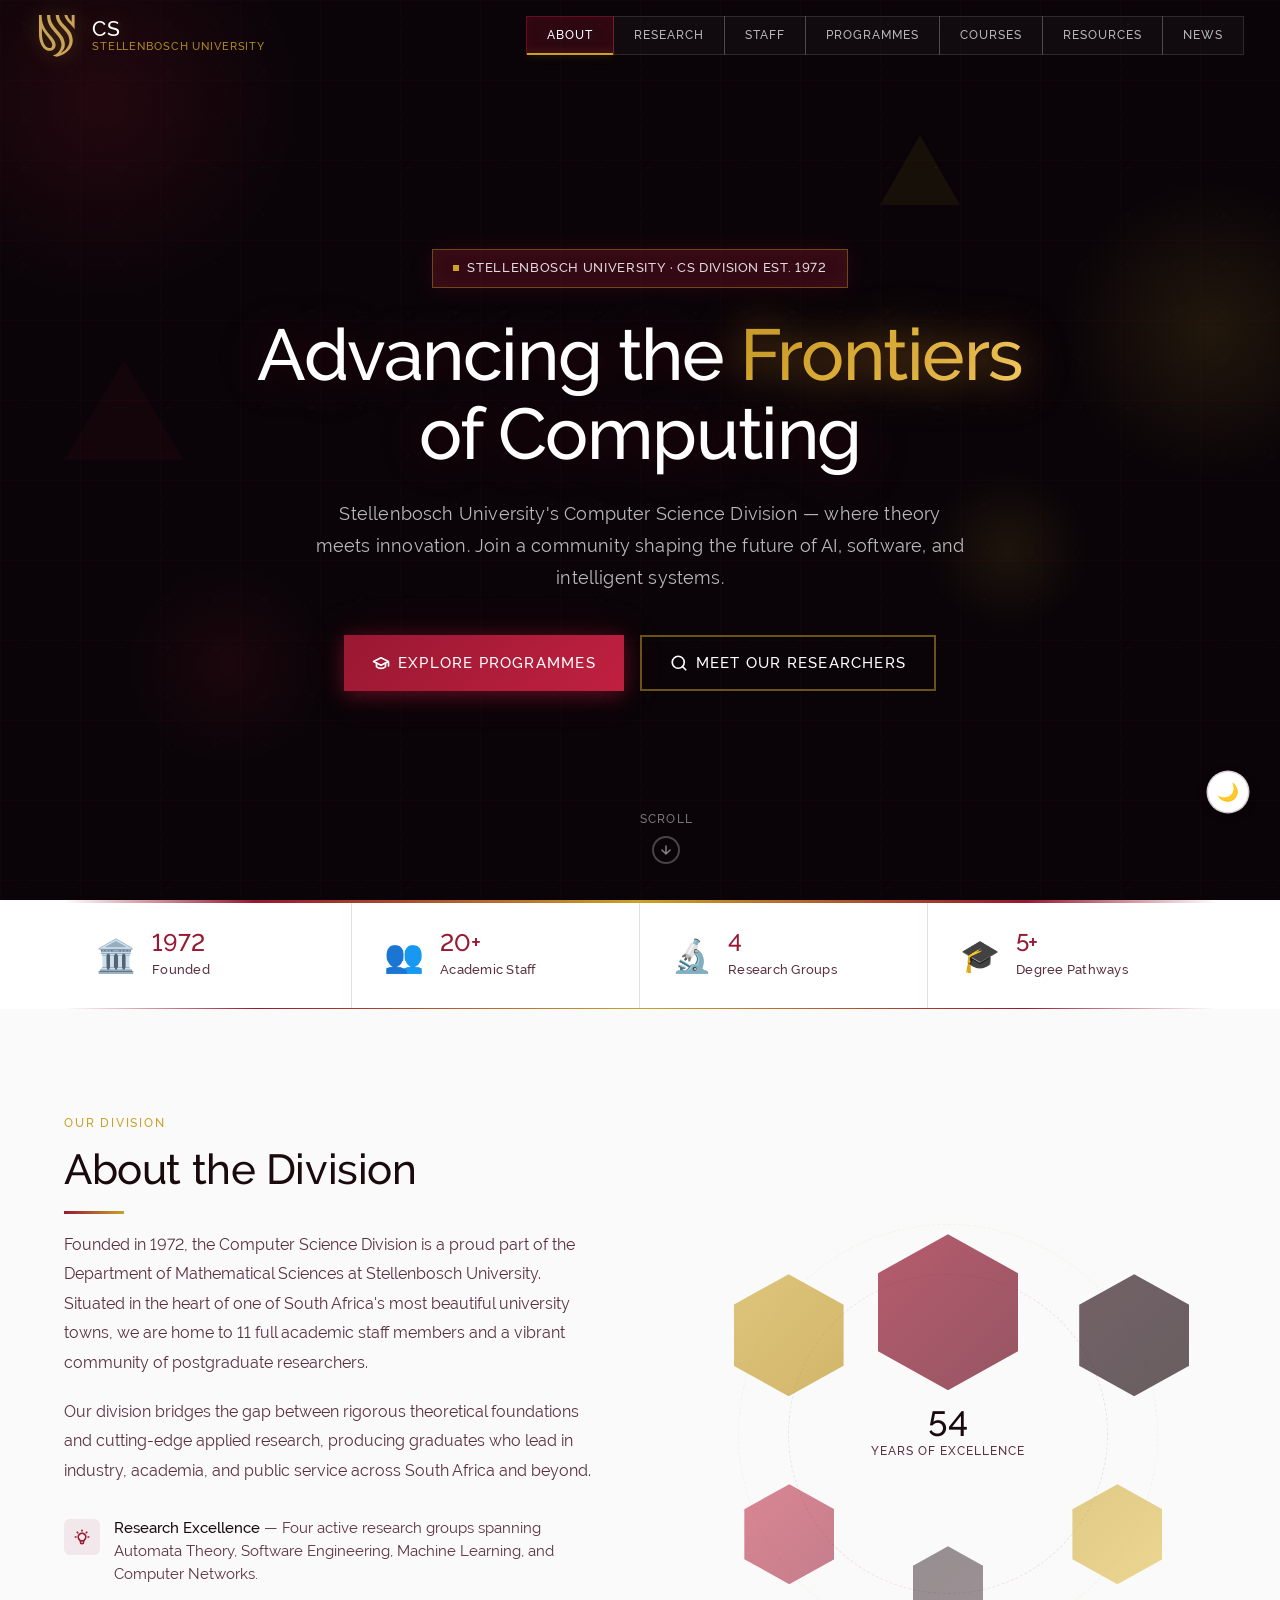
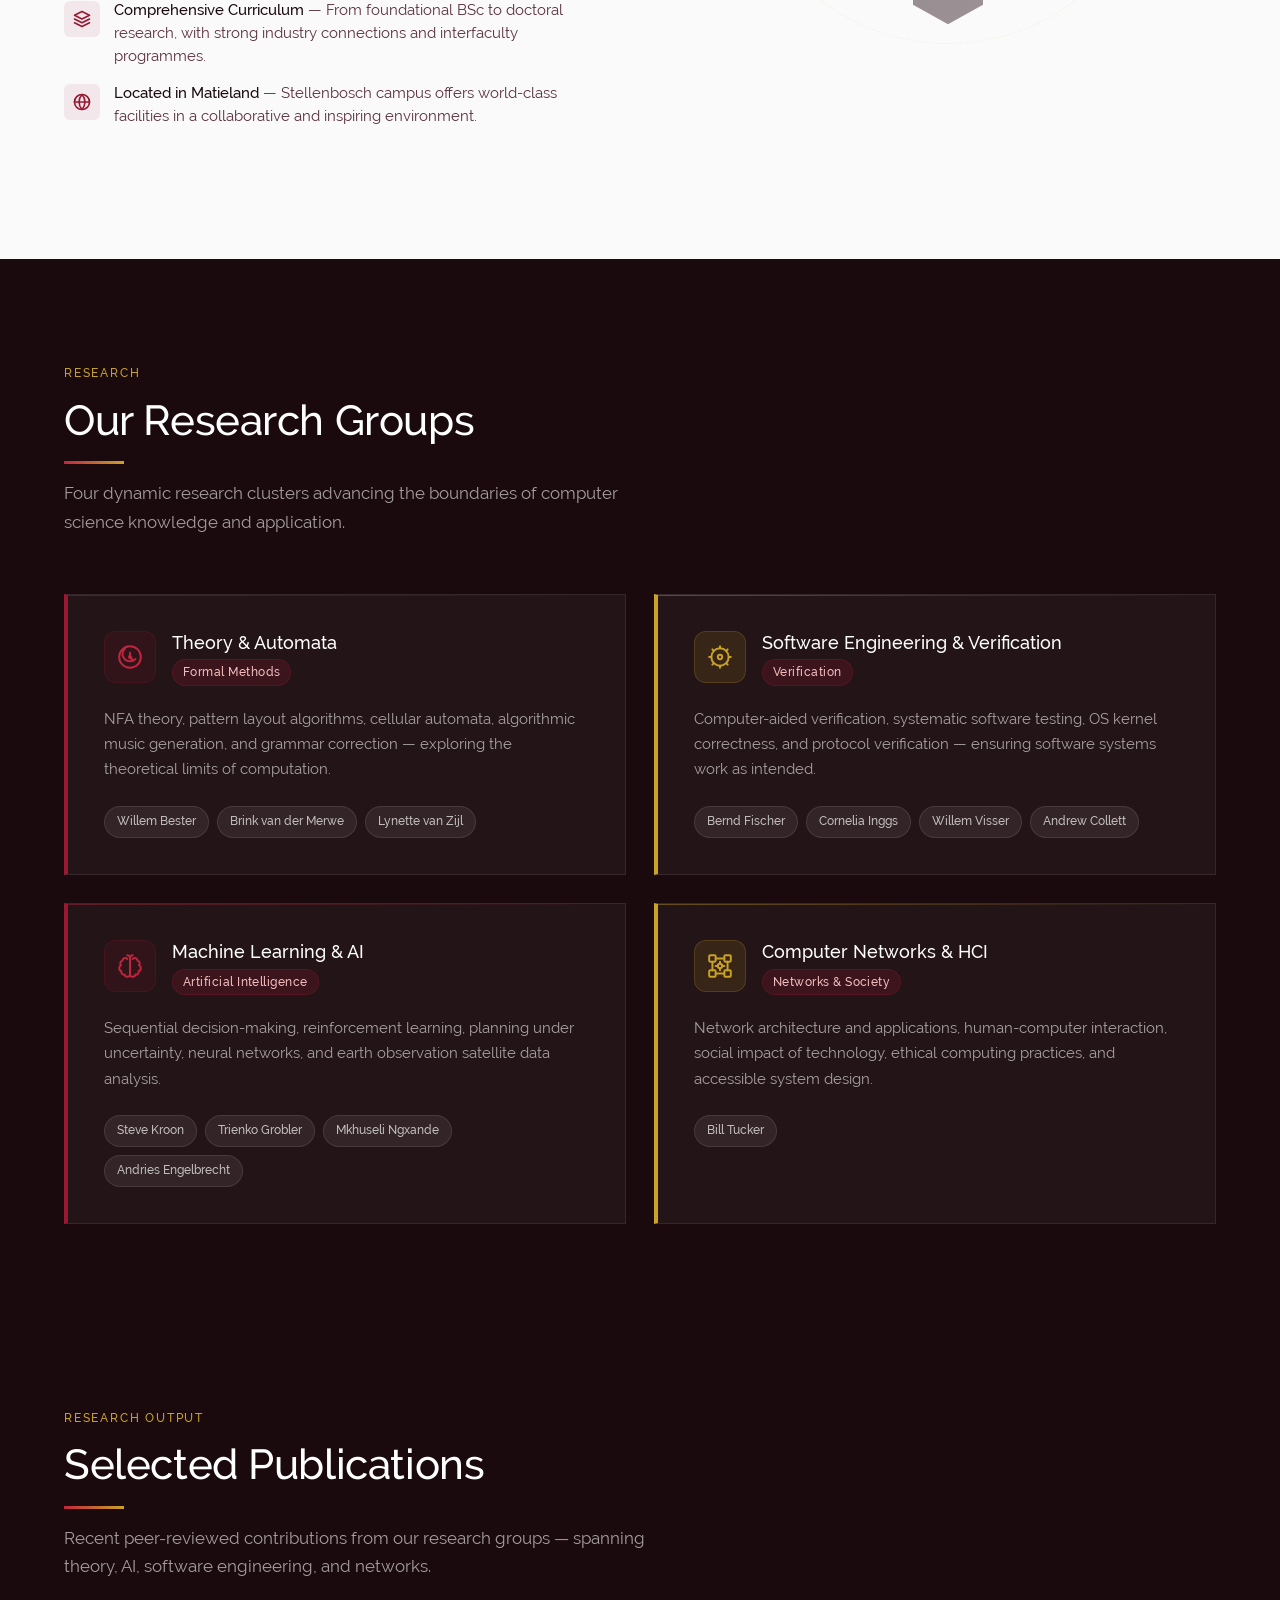
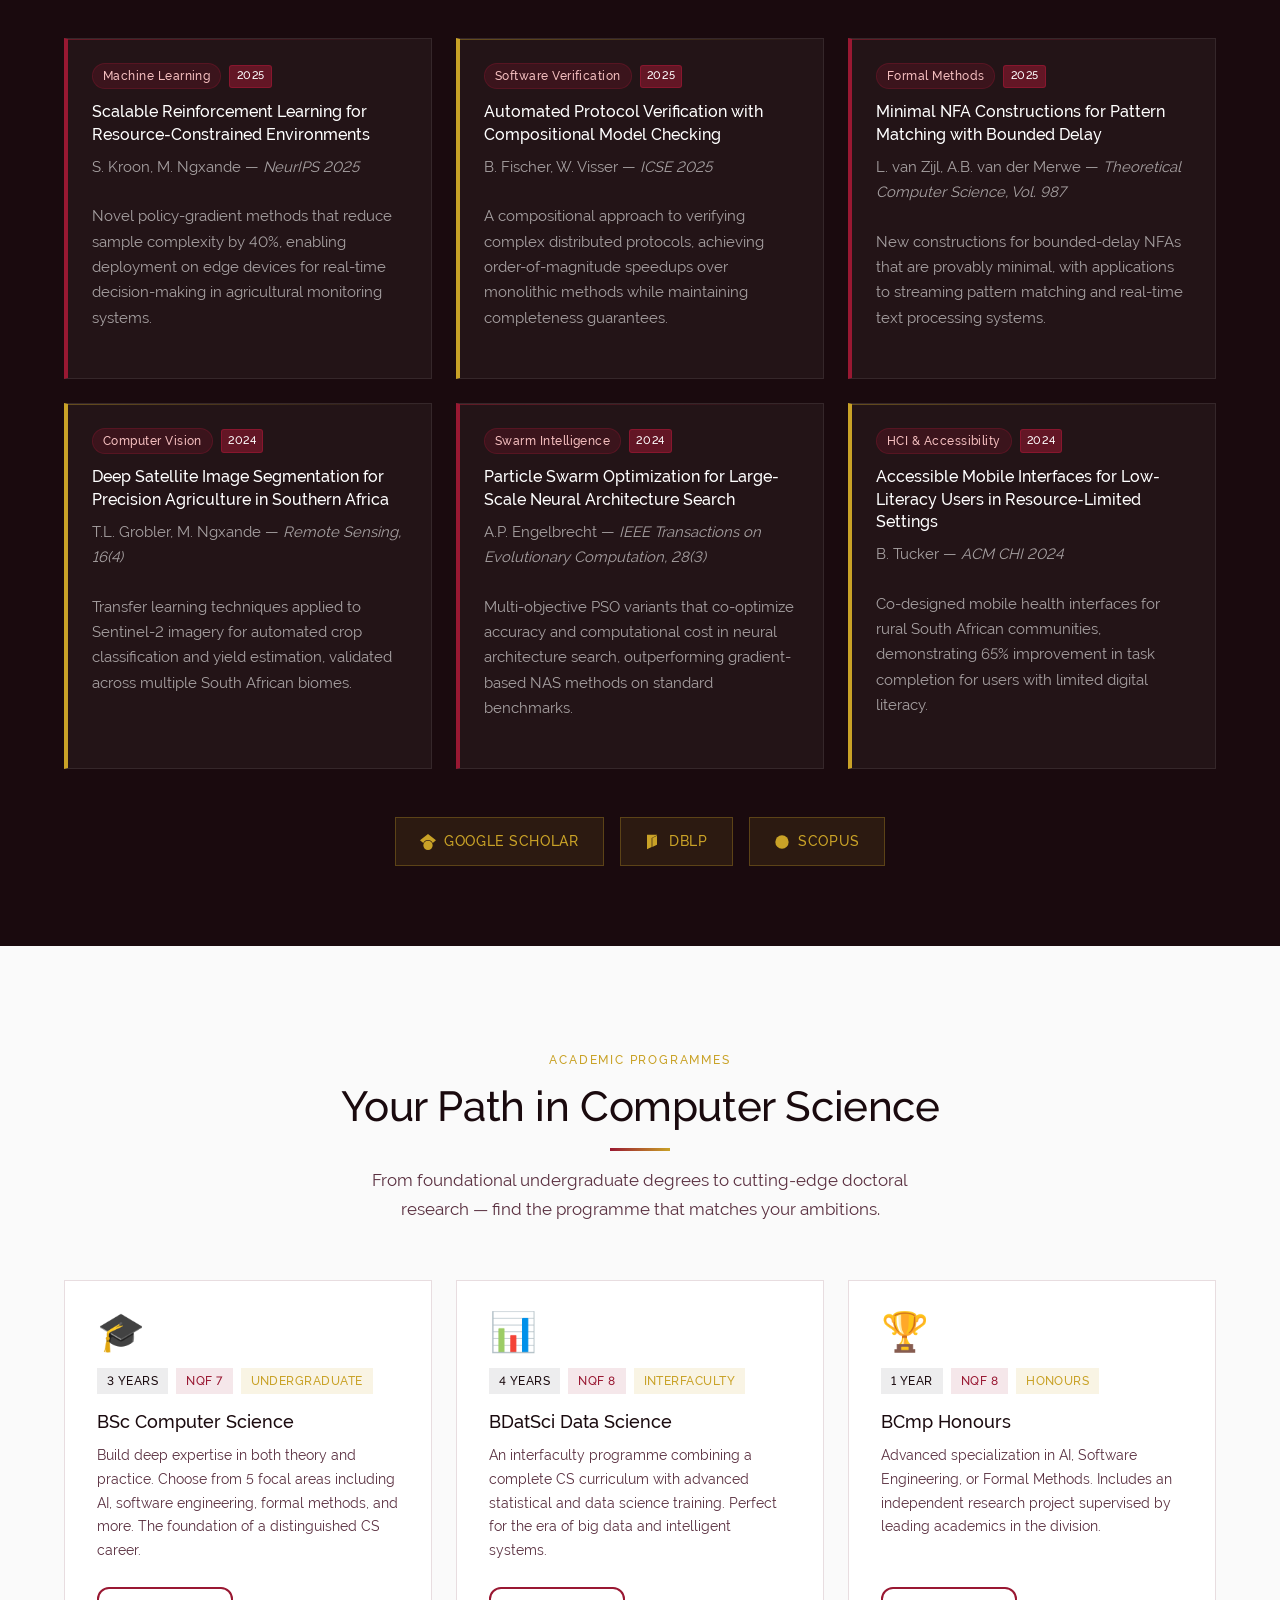
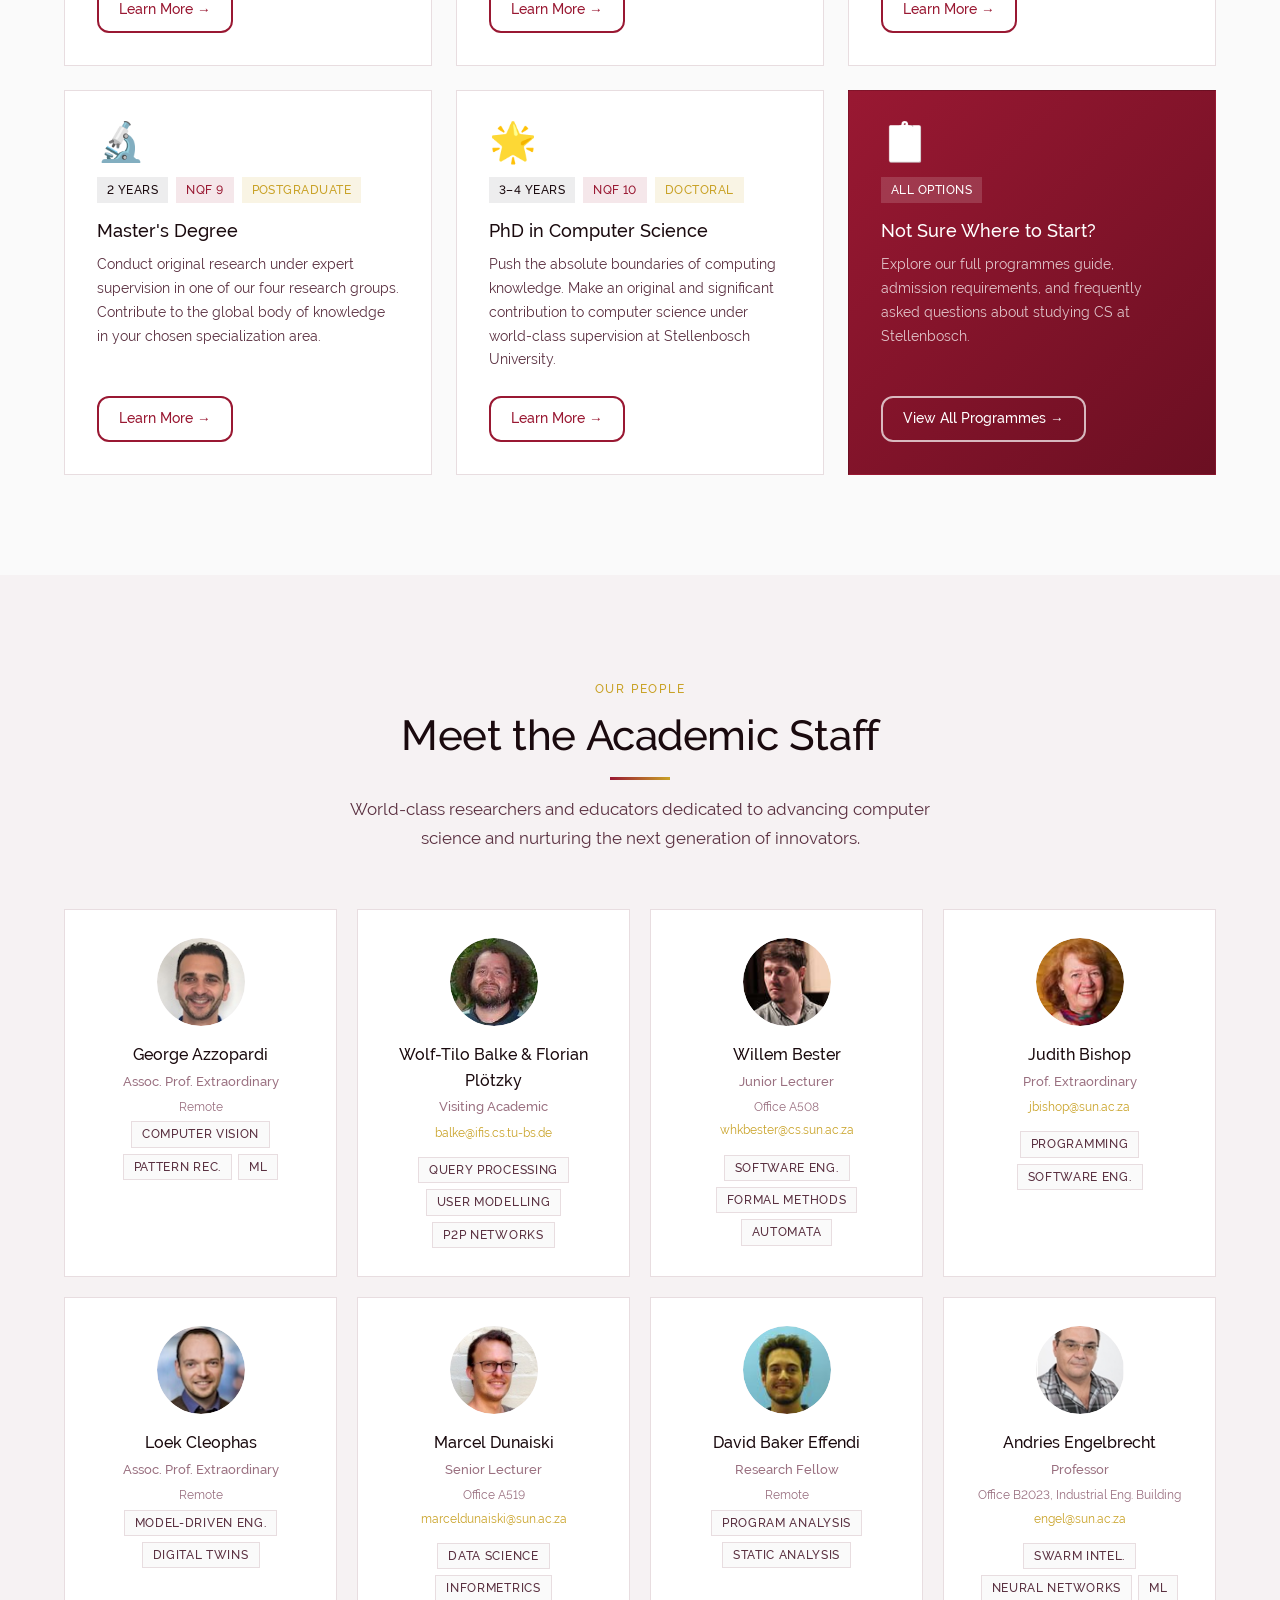
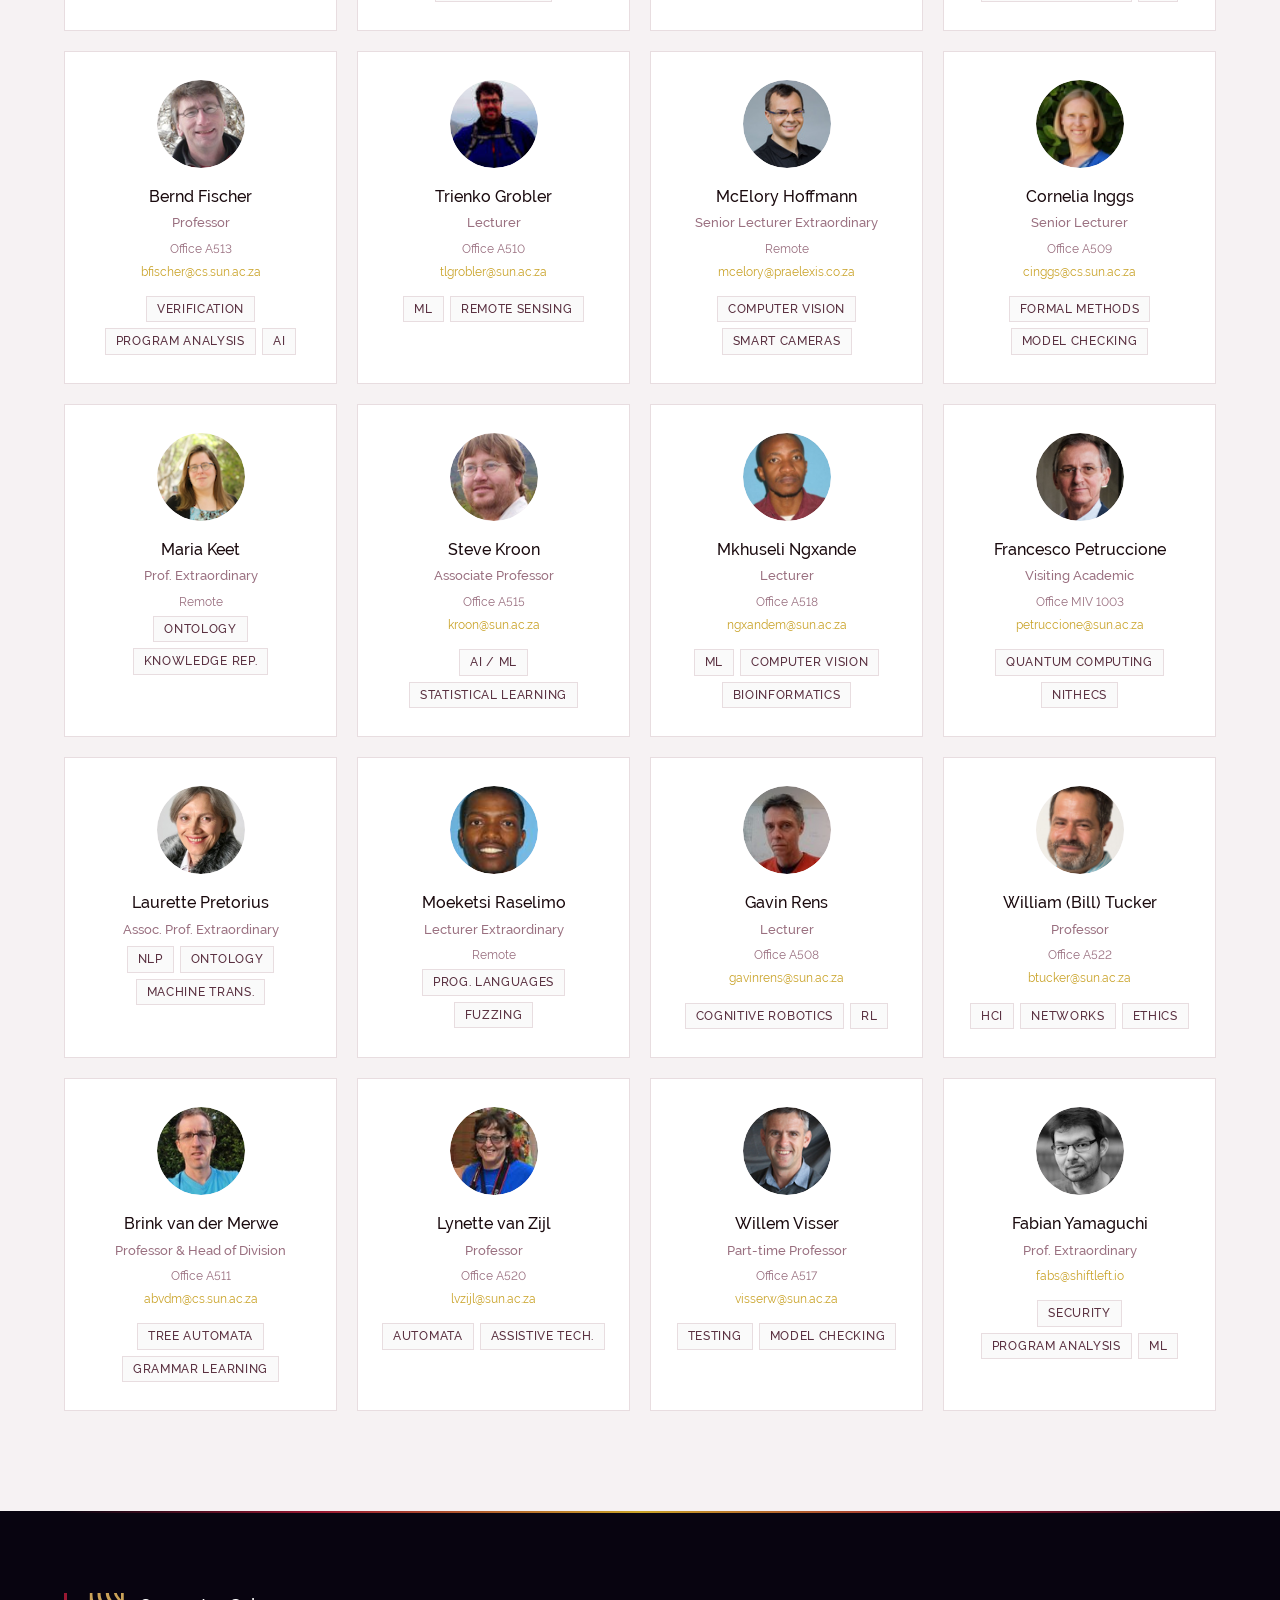
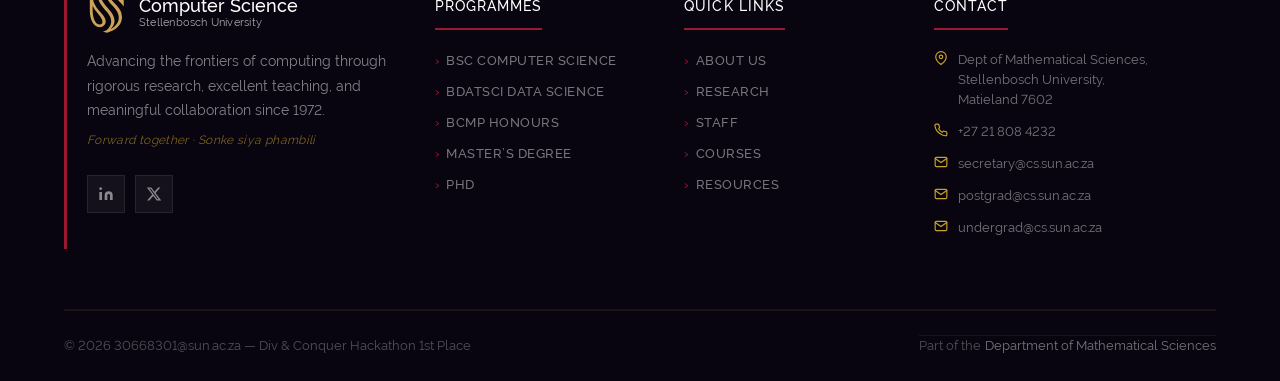
<file: index.html>
<!DOCTYPE html>
<html lang="en">
<head>
  <script>var t=localStorage.getItem("su-theme");if(t)document.documentElement.setAttribute("data-theme",t);</script>
  <meta charset="UTF-8" />
  <meta name="viewport" content="width=device-width, initial-scale=1.0" />
  <meta name="description" content="Stellenbosch University Computer Science Division — advancing the frontiers of AI, software engineering, and intelligent systems." />
  <meta name="keywords" content="computer science, Stellenbosch University, AI, machine learning, software engineering, research" />
  <title>Computer Science | Stellenbosch University</title>
  <link rel="icon" type="image/svg+xml" href="su-logo.svg" />
  <meta property="og:title" content="Computer Science | Stellenbosch University" />
  <meta property="og:description" content="Stellenbosch University Computer Science Division — advancing the frontiers of AI, software engineering, and intelligent systems." />
  <meta property="og:type" content="website" />
  <meta property="og:image" content="su-logo.svg" />
  <link rel="canonical" href="https://fibr0us.github.io/cs-su-website/index.html" />
  <link rel="preconnect" href="https://fonts.gstatic.com" crossorigin />
  <link rel="stylesheet" href="theme.css" />
  <style>
    /* Page-specific tokens: none — all tokens from theme.css */

    /* ─── Reset & Base ─── */
    *, *::before, *::after { box-sizing: border-box; margin: 0; padding: 0; }
    html { scroll-behavior: smooth; font-size: 16px; }
    body {
      font-family: var(--font-body);
      color: var(--text-primary);
      background: var(--light);
      line-height: 1.6;
      -webkit-font-smoothing: antialiased;
      overflow-x: hidden;
    }
    img { max-width: 100%; display: block; }
    a { text-decoration: none; color: inherit; }
    ul, ol { list-style: none; }
    button { border: none; cursor: pointer; font-family: var(--font-body); }

    /* ─── Utility ─── */
    .container { max-width: 1200px; margin: 0 auto; padding: 0 24px; }
    .section-label {
      display: inline-block;
      font-family: var(--font-heading);
      font-size: 0.75rem;
      font-weight: 600;
      letter-spacing: 0.15em;
      text-transform: uppercase;
      color: var(--accent);
      margin-bottom: 12px;
    }
    .section-title {
      font-family: var(--font-heading);
      font-size: clamp(1.8rem, 3.5vw, 2.6rem);
      font-weight: 700;
      line-height: 1.2;
      color: var(--text-primary);
      margin-bottom: 16px;
    }
    .section-subtitle {
      font-size: 1.05rem;
      color: var(--text-secondary);
      max-width: 600px;
      line-height: 1.7;
    }
    .section-header { margin-bottom: 56px; }
    .section-header.centered { text-align: center; }
    .section-header.centered .section-subtitle { margin: 0 auto; }

    .btn {
      display: inline-flex;
      align-items: center;
      gap: 8px;
      padding: 14px 28px;
      border-radius: var(--radius-md);
      font-family: var(--font-heading);
      font-size: 0.95rem;
      font-weight: 600;
      transition: var(--transition);
      white-space: nowrap;
      cursor: pointer;
    }
    .btn-primary {
      background: var(--primary);
      color: #fff;
      border: 2px solid var(--primary);
    }
    .btn-primary:hover {
      background: var(--primary-light);
      border-color: var(--primary-light);
      transform: translateY(-2px);
      box-shadow: 0 8px 24px rgba(153,24,50,0.35);
    }
    .btn-outline-white {
      background: transparent;
      color: #fff;
      border: 2px solid rgba(255,255,255,0.7);
    }
    .btn-outline-white:hover {
      background: rgba(255,255,255,0.12);
      border-color: #fff;
      transform: translateY(-2px);
    }
    .btn-outline-primary {
      background: transparent;
      color: var(--primary);
      border: 2px solid var(--primary);
    }
    .btn-outline-primary:hover {
      background: var(--primary);
      color: #fff;
      transform: translateY(-2px);
      box-shadow: 0 8px 24px rgba(153,24,50,0.25);
    }
    .btn-sm { padding: 10px 20px; font-size: 0.85rem; }

    /* ─── Animate Up ─── */
    .animate-up {
      opacity: 0;
      transform: translateY(40px);
      transition: opacity 0.65s ease, transform 0.65s ease;
    }
    .animate-up.visible {
      opacity: 1;
      transform: translateY(0);
    }

    /* ─── Hero ─── */
    .hero {
      position: relative;
      min-height: 100vh;
      display: flex;
      flex-direction: column;
      align-items: center;
      justify-content: center;
      background: var(--dark);
      overflow: hidden;
      padding: 120px 24px 80px;
    }
    .hero-bg {
      position: absolute;
      inset: 0;
      overflow: hidden;
      pointer-events: none;
    }
    .hero-shape {
      position: absolute;
      border-radius: 50%;
      animation: heroFloat linear infinite;
    }
    .hero-shape-1 {
      width: 400px; height: 400px;
      background: radial-gradient(circle, rgba(153,24,50,0.18) 0%, transparent 70%);
      top: -100px; left: -100px;
      animation-duration: 18s;
    }
    .hero-shape-2 {
      width: 300px; height: 300px;
      background: radial-gradient(circle, rgba(201,162,39,0.12) 0%, transparent 70%);
      top: 20%; right: -80px;
      animation-duration: 24s;
      animation-delay: -8s;
    }
    .hero-shape-3 {
      width: 200px; height: 200px;
      background: radial-gradient(circle, rgba(153,24,50,0.12) 0%, transparent 70%);
      bottom: 15%; left: 10%;
      animation-duration: 20s;
      animation-delay: -4s;
    }
    .hero-shape-4 {
      width: 160px; height: 160px;
      background: radial-gradient(circle, rgba(201,162,39,0.1) 0%, transparent 70%);
      bottom: 30%; right: 15%;
      animation-duration: 16s;
      animation-delay: -12s;
    }
    .hero-triangle {
      position: absolute;
      width: 0; height: 0;
      animation: heroFloat linear infinite;
    }
    .hero-triangle-1 {
      border-left: 60px solid transparent;
      border-right: 60px solid transparent;
      border-bottom: 100px solid rgba(153,24,50,0.07);
      top: 40%; left: 5%;
      animation-duration: 22s;
      animation-delay: -6s;
    }
    .hero-triangle-2 {
      border-left: 40px solid transparent;
      border-right: 40px solid transparent;
      border-bottom: 70px solid rgba(201,162,39,0.07);
      top: 15%; right: 25%;
      animation-duration: 19s;
      animation-delay: -10s;
    }
    .hero-dots {
      position: absolute;
      inset: 0;
      background-image:
        radial-gradient(circle, rgba(255,255,255,0.04) 1px, transparent 1px);
      background-size: 48px 48px;
    }
    .hero-grid-lines {
      position: absolute;
      inset: 0;
      background-image:
        linear-gradient(rgba(153,24,50,0.04) 1px, transparent 1px),
        linear-gradient(90deg, rgba(153,24,50,0.04) 1px, transparent 1px);
      background-size: 80px 80px;
    }
    @keyframes heroFloat {
      0%   { transform: translateY(0px) rotate(0deg); }
      33%  { transform: translateY(-30px) rotate(5deg); }
      66%  { transform: translateY(15px) rotate(-3deg); }
      100% { transform: translateY(0px) rotate(0deg); }
    }
    .hero-content {
      position: relative;
      z-index: 1;
      text-align: center;
      max-width: 860px;
    }
    .hero-badge {
      display: inline-flex;
      align-items: center;
      gap: 8px;
      background: rgba(153,24,50,0.2);
      border: 1px solid rgba(153,24,50,0.4);
      border-radius: 100px;
      padding: 8px 18px;
      margin-bottom: 28px;
      animation: fadeInDown 0.8s ease forwards;
    }
    .hero-badge span {
      font-family: var(--font-heading);
      font-size: 0.8rem;
      font-weight: 500;
      color: rgba(255,255,255,0.85);
      letter-spacing: 0.05em;
    }
    .hero-badge-dot {
      width: 6px; height: 6px;
      background: var(--accent);
      border-radius: 50%;
      animation: pulse 2s ease infinite;
    }
    @keyframes pulse {
      0%, 100% { opacity: 1; transform: scale(1); }
      50% { opacity: 0.6; transform: scale(1.4); }
    }
    @keyframes fadeInDown {
      from { opacity: 0; transform: translateY(-20px); }
      to { opacity: 1; transform: translateY(0); }
    }
    .hero-title {
      font-family: var(--font-heading);
      font-size: clamp(2.4rem, 6vw, 4.5rem);
      font-weight: 700;
      line-height: 1.1;
      color: #fff;
      margin-bottom: 24px;
      animation: fadeInUp 0.9s ease 0.15s both;
    }
    .hero-title em {
      font-style: normal;
      background: linear-gradient(135deg, var(--accent) 0%, var(--accent-light) 100%);
      -webkit-background-clip: text;
      -webkit-text-fill-color: transparent;
      background-clip: text;
    }
    .hero-subtitle {
      font-size: clamp(0.95rem, 2vw, 1.15rem);
      color: rgba(255,255,255,0.7);
      line-height: 1.75;
      margin-bottom: 40px;
      max-width: 660px;
      margin-left: auto;
      margin-right: auto;
      animation: fadeInUp 0.9s ease 0.3s both;
    }
    .hero-actions {
      display: flex;
      gap: 16px;
      justify-content: center;
      flex-wrap: wrap;
      animation: fadeInUp 0.9s ease 0.45s both;
    }
    @keyframes fadeInUp {
      from { opacity: 0; transform: translateY(24px); }
      to { opacity: 1; transform: translateY(0); }
    }
    .hero-scroll {
      position: absolute;
      bottom: 36px; left: 50%;
      transform: translateX(-50%);
      display: flex;
      flex-direction: column;
      align-items: center;
      gap: 8px;
      z-index: 1;
      animation: fadeInUp 1s ease 0.8s both;
    }
    .hero-scroll span {
      font-size: 0.72rem;
      font-weight: 500;
      letter-spacing: 0.1em;
      text-transform: uppercase;
      color: rgba(255,255,255,0.45);
    }
    .hero-scroll-arrow {
      width: 28px; height: 28px;
      border: 2px solid rgba(255,255,255,0.25);
      border-radius: 50%;
      display: flex;
      align-items: center;
      justify-content: center;
      animation: bounceDown 2s ease infinite;
    }
    .hero-scroll-arrow svg { color: rgba(255,255,255,0.5); }
    @keyframes bounceDown {
      0%, 100% { transform: translateY(0); }
      50% { transform: translateY(6px); }
    }

    /* ─── Stats Bar ─── */
    .stats-bar {
      background: var(--surface);
      border-bottom: 1px solid var(--border);
      padding: 0;
      box-shadow: var(--shadow-md);
    }
    .stats-inner {
      display: grid;
      grid-template-columns: repeat(4, 1fr);
    }
    .stat-item {
      display: flex;
      align-items: center;
      gap: 16px;
      padding: 28px 32px;
      border-right: 1px solid var(--border);
      transition: var(--transition);
    }
    .stat-item:last-child { border-right: none; }
    .stat-item:hover { background: var(--light); }
    .stat-emoji {
      font-size: 2rem;
      flex-shrink: 0;
      line-height: 1;
    }
    .stat-text { display: flex; flex-direction: column; }
    .stat-value {
      font-family: var(--font-heading);
      font-size: 1.5rem;
      font-weight: 700;
      color: var(--primary);
      line-height: 1;
      margin-bottom: 4px;
    }
    .stat-label {
      font-size: 0.82rem;
      font-weight: 500;
      color: var(--text-secondary);
      letter-spacing: 0.02em;
    }

    /* ─── About Section ─── */
    #about {
      padding: 100px 0;
      background: var(--light);
    }
    .about-grid {
      display: grid;
      grid-template-columns: 1fr 1fr;
      gap: 80px;
      align-items: center;
    }
    .about-text .section-title { color: var(--text-primary); }
    .about-body {
      font-size: 1.02rem;
      color: var(--text-secondary);
      line-height: 1.8;
      margin-bottom: 20px;
    }
    .about-highlights {
      margin: 32px 0;
      display: flex;
      flex-direction: column;
      gap: 14px;
    }
    .about-highlight-item {
      display: flex;
      align-items: flex-start;
      gap: 14px;
    }
    .about-highlight-icon {
      width: 36px; height: 36px;
      background: rgba(153,24,50,0.08);
      border-radius: var(--radius-sm);
      display: flex;
      align-items: center;
      justify-content: center;
      flex-shrink: 0;
      margin-top: 2px;
    }
    .about-highlight-icon svg { color: var(--primary); }
    .about-highlight-text { font-size: 0.95rem; color: var(--text-secondary); line-height: 1.5; }
    .about-highlight-text strong { color: var(--text-primary); font-weight: 600; }
    .about-visual {
      position: relative;
      display: flex;
      align-items: center;
      justify-content: center;
      height: 420px;
    }
    .about-hex-wrap {
      position: relative;
      width: 100%;
      height: 100%;
    }
    .hex-shape {
      position: absolute;
      clip-path: polygon(50% 0%, 100% 25%, 100% 75%, 50% 100%, 0% 75%, 0% 25%);
      transition: var(--transition);
    }
    .hex-shape:hover { transform: scale(1.05); }
    .hex-1 {
      width: 140px; height: 156px;
      background: linear-gradient(135deg, var(--primary), var(--primary-dark));
      top: 10px; left: 50%;
      transform: translateX(-50%);
      opacity: 0.7;
    }
    .hex-2 {
      width: 110px; height: 122px;
      background: linear-gradient(135deg, var(--accent), #b8880a);
      top: 50px; left: 10%;
      opacity: 0.6;
    }
    .hex-3 {
      width: 110px; height: 122px;
      background: linear-gradient(135deg, var(--dark-mid), var(--dark));
      top: 50px; right: 5%;
      opacity: 0.65;
    }
    .hex-4 {
      width: 90px; height: 100px;
      background: linear-gradient(135deg, var(--primary-light), var(--primary));
      bottom: 60px; left: 12%;
      opacity: 0.55;
    }
    .hex-5 {
      width: 90px; height: 100px;
      background: linear-gradient(135deg, var(--accent), var(--accent-light));
      bottom: 60px; right: 10%;
      opacity: 0.55;
    }
    .hex-6 {
      width: 70px; height: 78px;
      background: linear-gradient(135deg, var(--dark), var(--dark-mid));
      bottom: 20px; left: 50%;
      transform: translateX(-50%);
      opacity: 0.45;
    }
    .hex-center-text {
      position: absolute;
      top: 50%;
      left: 50%;
      transform: translate(-50%, -50%);
      text-align: center;
      z-index: 2;
      pointer-events: none;
    }
    .hex-center-year {
      font-family: var(--font-heading);
      font-size: 2.2rem;
      font-weight: 700;
      color: var(--text-primary);
      line-height: 1;
    }
    .hex-center-label {
      font-size: 0.75rem;
      font-weight: 500;
      color: var(--text-secondary);
      letter-spacing: 0.08em;
      text-transform: uppercase;
    }
    .about-visual-ring {
      position: absolute;
      border-radius: 50%;
      border: 1.5px dashed;
      animation: spinRing linear infinite;
      pointer-events: none;
    }
    .ring-1 {
      width: 320px; height: 320px;
      border-color: rgba(153,24,50,0.12);
      top: 50%; left: 50%;
      transform: translate(-50%, -50%);
      animation-duration: 30s;
    }
    .ring-2 {
      width: 420px; height: 420px;
      border-color: rgba(201,162,39,0.1);
      top: 50%; left: 50%;
      transform: translate(-50%, -50%);
      animation-duration: 45s;
      animation-direction: reverse;
    }
    @keyframes spinRing {
      from { transform: translate(-50%, -50%) rotate(0deg); }
      to { transform: translate(-50%, -50%) rotate(360deg); }
    }

    /* ─── Research Section ─── */
    #research {
      padding: 100px 0;
      background: var(--dark);
    }
    #research .section-title { color: #fff; }
    #research .section-subtitle { color: rgba(255,255,255,0.6); }
    .research-grid {
      display: grid;
      grid-template-columns: repeat(2, 1fr);
      gap: 28px;
    }
    .research-card {
      background: rgba(255,255,255,0.04);
      border: 1px solid rgba(255,255,255,0.08);
      border-left: 4px solid var(--accent);
      border-radius: var(--radius-lg);
      padding: 36px;
      transition: var(--transition);
      position: relative;
      overflow: hidden;
    }
    .research-card::before {
      content: '';
      position: absolute;
      top: 0; left: 0; right: 0;
      height: 1px;
      background: linear-gradient(90deg, var(--accent), transparent);
      opacity: 0.4;
    }
    .research-card:hover {
      background: rgba(255,255,255,0.07);
      border-color: rgba(153,24,50,0.25);
      transform: translateY(-4px);
      box-shadow: 0 20px 48px rgba(0,0,0,0.4), 0 0 30px rgba(153,24,50,0.1);
    }
    /* Alternate maroon/gold on odd/even research cards */
    .research-card:nth-child(odd) {
      border-left-color: var(--primary);
    }
    .research-card:nth-child(odd)::before {
      background: linear-gradient(90deg, var(--primary-light, #c02040), transparent);
    }
    .research-card:nth-child(odd) .research-icon {
      background: rgba(153,24,50,0.12);
      border-color: rgba(153,24,50,0.2);
    }
    .research-card:nth-child(odd) .research-icon svg {
      color: var(--primary-light, #c02040);
    }
    .research-card-header {
      display: flex;
      align-items: flex-start;
      gap: 16px;
      margin-bottom: 20px;
    }
    .research-icon {
      width: 52px; height: 52px;
      background: rgba(201,162,39,0.12);
      border: 1px solid rgba(201,162,39,0.2);
      border-radius: var(--radius-md);
      display: flex;
      align-items: center;
      justify-content: center;
      flex-shrink: 0;
    }
    .research-icon svg { color: var(--accent); }
    .research-card h3 {
      font-family: var(--font-heading);
      font-size: 1.15rem;
      font-weight: 600;
      color: #fff;
      margin-bottom: 4px;
      line-height: 1.3;
    }
    .research-card-tag {
      display: inline-flex;
      align-items: center;
      background: rgba(153,24,50,0.2);
      border: 1px solid rgba(153,24,50,0.3);
      border-radius: 100px;
      padding: 3px 10px;
      font-size: 0.72rem;
      font-weight: 500;
      color: rgba(255,200,200,0.95);
      letter-spacing: 0.04em;
    }
    .research-card p {
      font-size: 0.93rem;
      color: rgba(255,255,255,0.6);
      line-height: 1.7;
      margin-bottom: 24px;
    }
    .research-members {
      display: flex;
      flex-wrap: wrap;
      gap: 8px;
    }
    .member-tag {
      background: rgba(255,255,255,0.07);
      border: 1px solid rgba(255,255,255,0.1);
      border-radius: 100px;
      padding: 5px 12px;
      font-size: 0.78rem;
      color: rgba(255,255,255,0.7);
      font-weight: 500;
      transition: var(--transition);
    }
    .member-tag:hover {
      background: rgba(201,162,39,0.15);
      border-color: rgba(201,162,39,0.3);
      color: var(--accent-light);
    }

    /* ─── Programmes Section ─── */
    #programmes {
      padding: 100px 0;
      background: var(--light);
    }
    .programmes-grid {
      display: grid;
      grid-template-columns: repeat(3, 1fr);
      gap: 24px;
    }
    .programme-card {
      background: var(--surface);
      border: 1px solid var(--border);
      border-radius: var(--radius-lg);
      padding: 32px;
      transition: var(--transition);
      display: flex;
      flex-direction: column;
      position: relative;
      overflow: hidden;
    }
    .programme-card::after {
      content: '';
      position: absolute;
      bottom: 0; left: 0; right: 0;
      height: 3px;
      background: linear-gradient(90deg, var(--primary), var(--accent));
      transform: scaleX(0);
      transform-origin: left;
      transition: var(--transition);
    }
    .programme-card:hover {
      border-color: transparent;
      box-shadow: var(--shadow-xl);
      transform: translateY(-6px);
    }
    .programme-card:hover::after { transform: scaleX(1); }
    .programme-emoji {
      font-size: 2.4rem;
      margin-bottom: 16px;
      line-height: 1;
    }
    .programme-badges {
      display: flex;
      gap: 8px;
      margin-bottom: 16px;
      flex-wrap: wrap;
    }
    .badge {
      padding: 4px 10px;
      border-radius: 100px;
      font-size: 0.72rem;
      font-weight: 600;
      letter-spacing: 0.04em;
    }
    .badge-red { background: rgba(153,24,50,0.1); color: var(--primary); }
    .badge-gold { background: rgba(201,162,39,0.12); color: var(--accent); }
    .badge-dark { background: rgba(26,26,46,0.08); color: var(--dark); }
    .programme-card h3 {
      font-family: var(--font-heading);
      font-size: 1.15rem;
      font-weight: 700;
      color: var(--text-primary);
      margin-bottom: 10px;
      line-height: 1.3;
    }
    .programme-card p {
      font-size: 0.9rem;
      color: var(--text-secondary);
      line-height: 1.65;
      flex: 1;
      margin-bottom: 24px;
    }
    .programme-card .btn { align-self: flex-start; }

    /* ─── Staff Section ─── */
    #staff {
      padding: 100px 0;
      background: var(--surface-alt, #f2f3f8);
    }
    .staff-grid {
      display: grid;
      grid-template-columns: repeat(auto-fill, minmax(250px, 1fr));
      gap: 20px;
    }
    .staff-card {
      background: var(--surface);
      border: 1px solid var(--border);
      border-radius: var(--radius-lg);
      padding: 28px 24px;
      text-align: center;
      transition: var(--transition);
    }
    .staff-card:hover {
      border-color: transparent;
      box-shadow: var(--shadow-lg);
      transform: translateY(-4px);
    }
    .staff-avatar {
      width: 88px; height: 88px;
      border-radius: 50%;
      display: flex;
      align-items: center;
      justify-content: center;
      font-family: var(--font-heading);
      font-size: 1.3rem;
      font-weight: 700;
      color: #fff;
      margin: 0 auto 16px;
      position: relative;
      overflow: hidden;
      background: var(--surface-alt);
    }
    .staff-avatar img {
      width: 100%; height: 100%;
      object-fit: cover;
      border-radius: 50%;
    }
    .staff-avatar::after {
      content: '';
      position: absolute;
      inset: -3px;
      border-radius: 50%;
      border: 2px solid var(--primary);
      opacity: 0.45;
    }
    .staff-name {
      font-family: var(--font-heading);
      font-size: 1rem;
      font-weight: 600;
      color: var(--text-primary);
      margin-bottom: 4px;
    }
    .staff-title {
      font-size: 0.8rem;
      color: var(--text-muted);
      margin-bottom: 6px;
      font-weight: 500;
    }
    .staff-office {
      font-size: 0.75rem;
      color: var(--text-muted);
      margin-bottom: 4px;
    }
    .staff-email {
      font-size: 0.75rem;
      margin-bottom: 14px;
    }
    .staff-email a {
      color: var(--accent);
      text-decoration: none;
      word-break: break-all;
      transition: var(--transition);
    }
    .staff-email a:hover {
      color: var(--primary);
      text-decoration: underline;
    }
    .staff-tags {
      display: flex;
      flex-wrap: wrap;
      gap: 6px;
      justify-content: center;
    }
    .staff-tag {
      background: var(--light);
      border: 1px solid var(--border);
      border-radius: 100px;
      padding: 3px 10px;
      font-size: 0.72rem;
      color: var(--text-secondary);
      font-weight: 500;
    }


    /* ─── Divider ─── */
    .section-divider {
      height: 2px;
      background: linear-gradient(90deg, transparent, var(--primary), var(--accent), var(--primary), transparent);
    }

    /* ─── Publications Section ─── */
    #publications {
      padding: 5rem 0;
      background: var(--dark, #0a0a0a);
    }
    #publications .section-title { color: #fff; }
    #publications .section-subtitle { color: rgba(255,255,255,0.6); }
    .pub-grid {
      display: grid;
      grid-template-columns: repeat(auto-fit, minmax(min(340px, 100%), 1fr));
      gap: 1.5rem;
      margin-top: 2.5rem;
    }
    .pub-card { padding: 1.5rem; }
    .pub-meta {
      display: flex;
      align-items: center;
      gap: 0.5rem;
      margin-bottom: 0.75rem;
    }
    .pub-year {
      font-size: 0.7rem;
      font-weight: 700;
      letter-spacing: 0.05em;
      color: #fff;
      background: rgba(153,24,50,0.55);
      border: 1px solid rgba(153,24,50,0.7);
      padding: 0.15em 0.55em;
      border-radius: 3px;
    }
    .pub-card h3 {
      font-size: 1rem;
      font-weight: 700;
      color: #fff;
      line-height: 1.4;
      margin-bottom: 0.5rem;
    }
    .pub-authors {
      font-size: 0.85rem;
      color: rgba(255,255,255,0.5);
      margin-bottom: 0.75rem;
    }
    .pub-abstract {
      font-size: 0.85rem;
      color: rgba(255,255,255,0.55);
      line-height: 1.6;
    }
    .research-links {
      display: flex;
      flex-wrap: wrap;
      justify-content: center;
      gap: 1rem;
      margin-top: 3rem;
    }
    .research-link {
      display: inline-flex;
      align-items: center;
      gap: 0.5rem;
      padding: 0.75rem 1.5rem;
      background: rgba(201,162,39,0.1);
      border: 1px solid rgba(201,162,39,0.3);
      color: var(--accent);
      font-weight: 700;
      font-size: 0.9rem;
      text-transform: uppercase;
      letter-spacing: 0.05em;
      text-decoration: none;
      transition: var(--transition);
    }
    .research-link:hover {
      background: rgba(201,162,39,0.2);
      border-color: var(--accent);
      color: var(--accent-light, #e0b93a);
      transform: translateY(-2px);
      box-shadow: 0 4px 20px rgba(201,162,39,0.15);
    }

    /* ─── Responsive ─── */
    @media (max-width: 1024px) {
      .research-grid { grid-template-columns: 1fr; }
      .programmes-grid { grid-template-columns: repeat(2, 1fr); }
      .about-grid { grid-template-columns: 1fr; gap: 48px; }
      .about-visual { height: 300px; }
    }
    @media (max-width: 768px) {
      .stats-inner { grid-template-columns: repeat(2, 1fr); }
      .stat-item { border-right: none; border-bottom: 1px solid var(--border); }
      .stat-item:nth-child(1),
      .stat-item:nth-child(2) { border-right: 1px solid var(--border); }
      .stat-item:last-child { border-bottom: none; }
      .programmes-grid { grid-template-columns: 1fr; }
      #about, #research, #programmes, #staff { padding: 64px 0; }
      .hero-actions { flex-direction: column; align-items: center; }
    }
    @media (max-width: 480px) {
      .stats-inner { grid-template-columns: 1fr 1fr; }
      .staff-grid { grid-template-columns: repeat(2, 1fr); }
      .scroll-to-top { bottom: 20px; right: 20px; }
      .research-link { padding: 0.6rem 1rem; font-size: 0.8rem; }
    }
  </style>
</head>
<body>
<a href="#main-content" class="skip-to-content">Skip to main content</a>

  <!-- ─── NAVIGATION (Web Component) ─── -->
  <script src="components.js"></script>
  <su-nav></su-nav>

  <main id="main-content">
    <!-- ─── HERO ─── -->
    <header class="hero">
      <div class="hero-bg" aria-hidden="true">
        <div class="hero-dots"></div>
        <div class="hero-grid-lines"></div>
        <div class="hero-shape hero-shape-1"></div>
        <div class="hero-shape hero-shape-2"></div>
        <div class="hero-shape hero-shape-3"></div>
        <div class="hero-shape hero-shape-4"></div>
        <div class="hero-triangle hero-triangle-1"></div>
        <div class="hero-triangle hero-triangle-2"></div>
      </div>
      <div class="hero-content">
        <div class="hero-badge">
          <span class="hero-badge-dot" aria-hidden="true"></span>
          <span>Stellenbosch University · CS Division Est. 1972</span>
        </div>
        <h1 class="hero-title">
          Advancing the <em>Frontiers</em><br/>of Computing
        </h1>
        <p class="hero-subtitle">
          Stellenbosch University's Computer Science Division — where theory meets innovation.
          Join a community shaping the future of AI, software, and intelligent systems.
        </p>
        <div class="hero-actions">
          <a href="programmes.html" class="btn btn-primary">
            <svg width="18" height="18" viewBox="0 0 24 24" fill="none" stroke="currentColor" stroke-width="2.2" stroke-linecap="round" stroke-linejoin="round" aria-hidden="true"><path d="M22 10v6M2 10l10-5 10 5-10 5z"/><path d="M6 12v5c3 3 9 3 12 0v-5"/></svg>
            Explore Programmes
          </a>
          <a href="#research" class="btn btn-outline-white">
            <svg width="18" height="18" viewBox="0 0 24 24" fill="none" stroke="currentColor" stroke-width="2.2" stroke-linecap="round" stroke-linejoin="round" aria-hidden="true"><circle cx="11" cy="11" r="8"/><path d="m21 21-4.35-4.35"/></svg>
            Meet Our Researchers
          </a>
        </div>
      </div>
      <div class="hero-scroll" aria-hidden="true">
        <span>Scroll</span>
        <div class="hero-scroll-arrow">
          <svg width="14" height="14" viewBox="0 0 24 24" fill="none" stroke="currentColor" stroke-width="2.5" stroke-linecap="round" stroke-linejoin="round"><path d="M12 5v14M5 12l7 7 7-7"/></svg>
        </div>
      </div>
    </header>

    <!-- ─── STATS BAR ─── -->
    <section class="stats-bar" aria-label="Department statistics">
      <div class="container">
        <div class="stats-inner">
          <div class="stat-item animate-up">
            <div class="stat-emoji" aria-hidden="true">🏛️</div>
            <div class="stat-text">
              <span class="stat-value">1972</span>
              <span class="stat-label">Founded</span>
            </div>
          </div>
          <div class="stat-item animate-up">
            <div class="stat-emoji" aria-hidden="true">👥</div>
            <div class="stat-text">
              <span class="stat-value">20+</span>
              <span class="stat-label">Academic Staff</span>
            </div>
          </div>
          <div class="stat-item animate-up">
            <div class="stat-emoji" aria-hidden="true">🔬</div>
            <div class="stat-text">
              <span class="stat-value">4</span>
              <span class="stat-label">Research Groups</span>
            </div>
          </div>
          <div class="stat-item animate-up">
            <div class="stat-emoji" aria-hidden="true">🎓</div>
            <div class="stat-text">
              <span class="stat-value">5+</span>
              <span class="stat-label">Degree Pathways</span>
            </div>
          </div>
        </div>
      </div>
    </section>

    <!-- ─── ABOUT ─── -->
    <section id="about" aria-labelledby="about-title">
      <div class="container">
        <div class="about-grid">
          <div class="about-text animate-up">
            <span class="section-label">Our Division</span>
            <h2 class="section-title" id="about-title">About the Division</h2>
            <p class="about-body">
              Founded in 1972, the Computer Science Division is a proud part of the Department of Mathematical Sciences
              at Stellenbosch University. Situated in the heart of one of South Africa's most beautiful university towns,
              we are home to 11 full academic staff members and a vibrant community of postgraduate researchers.
            </p>
            <p class="about-body">
              Our division bridges the gap between rigorous theoretical foundations and cutting-edge applied research,
              producing graduates who lead in industry, academia, and public service across South Africa and beyond.
            </p>
            <div class="about-highlights">
              <div class="about-highlight-item">
                <div class="about-highlight-icon">
                  <svg width="18" height="18" viewBox="0 0 24 24" fill="none" stroke="currentColor" stroke-width="2.2" stroke-linecap="round" stroke-linejoin="round" aria-hidden="true"><path d="M9.663 17h4.673M12 3v1m6.364 1.636-.707.707M21 12h-1M4 12H3m3.343-5.657-.707-.707m2.828 9.9a5 5 0 117.072 0l-.548.547A3.374 3.374 0 0014 18.469V19a2 2 0 11-4 0v-.531c0-.895-.356-1.754-.988-2.386l-.548-.547z"/></svg>
                </div>
                <p class="about-highlight-text"><strong>Research Excellence</strong> — Four active research groups spanning Automata Theory, Software Engineering, Machine Learning, and Computer Networks.</p>
              </div>
              <div class="about-highlight-item">
                <div class="about-highlight-icon">
                  <svg width="18" height="18" viewBox="0 0 24 24" fill="none" stroke="currentColor" stroke-width="2.2" stroke-linecap="round" stroke-linejoin="round" aria-hidden="true"><path d="M12 2L2 7l10 5 10-5-10-5zM2 17l10 5 10-5M2 12l10 5 10-5"/></svg>
                </div>
                <p class="about-highlight-text"><strong>Comprehensive Curriculum</strong> — From foundational BSc to doctoral research, with strong industry connections and interfaculty programmes.</p>
              </div>
              <div class="about-highlight-item">
                <div class="about-highlight-icon">
                  <svg width="18" height="18" viewBox="0 0 24 24" fill="none" stroke="currentColor" stroke-width="2.2" stroke-linecap="round" stroke-linejoin="round" aria-hidden="true"><circle cx="12" cy="12" r="10"/><path d="M2 12h20M12 2a15.3 15.3 0 0 1 4 10 15.3 15.3 0 0 1-4 10 15.3 15.3 0 0 1-4-10 15.3 15.3 0 0 1 4-10z"/></svg>
                </div>
                <p class="about-highlight-text"><strong>Located in Matieland</strong> — Stellenbosch campus offers world-class facilities in a collaborative and inspiring environment.</p>
              </div>
            </div>
          </div>
          <div class="about-visual animate-up" aria-hidden="true">
            <div class="about-hex-wrap">
              <div class="about-visual-ring ring-1"></div>
              <div class="about-visual-ring ring-2"></div>
              <div class="hex-shape hex-1"></div>
              <div class="hex-shape hex-2"></div>
              <div class="hex-shape hex-3"></div>
              <div class="hex-shape hex-4"></div>
              <div class="hex-shape hex-5"></div>
              <div class="hex-shape hex-6"></div>
              <div class="hex-center-text">
                <div class="hex-center-year">54</div>
                <div class="hex-center-label">Years of Excellence</div>
              </div>
            </div>
          </div>
        </div>
      </div>
    </section>

    <!-- ─── RESEARCH ─── -->
    <section id="research" aria-labelledby="research-title">
      <div class="container">
        <div class="section-header animate-up">
          <span class="section-label">Research</span>
          <h2 class="section-title" id="research-title">Our Research Groups</h2>
          <p class="section-subtitle">
            Four dynamic research clusters advancing the boundaries of computer science knowledge and application.
          </p>
        </div>
        <div class="research-grid">

          <!-- Theory & Automata -->
          <article class="research-card animate-up" aria-label="Theory and Automata research group">
            <div class="research-card-header">
              <div class="research-icon">
                <svg width="26" height="26" viewBox="0 0 24 24" fill="none" stroke="currentColor" stroke-width="1.8" stroke-linecap="round" stroke-linejoin="round" aria-hidden="true">
                  <path d="M12 2a10 10 0 1 0 0 20A10 10 0 0 0 12 2z"/>
                  <path d="M12 8v4l2.5 2.5"/>
                  <path d="M7.5 4.2C6 5.4 5 7.1 5 9a7 7 0 0 0 7 7 7 7 0 0 0 5-2.1"/>
                  <circle cx="12" cy="12" r="1"/>
                </svg>
              </div>
              <div>
                <h3>Theory &amp; Automata</h3>
                <span class="research-card-tag">Formal Methods</span>
              </div>
            </div>
            <p>NFA theory, pattern layout algorithms, cellular automata, algorithmic music generation, and grammar correction — exploring the theoretical limits of computation.</p>
            <div class="research-members" aria-label="Group members">
              <span class="member-tag">Willem Bester</span>


              <span class="member-tag">Brink van der Merwe</span>
              <span class="member-tag">Lynette van Zijl</span>
            </div>
          </article>

          <!-- Software Engineering -->
          <article class="research-card animate-up" aria-label="Software Engineering and Verification research group">
            <div class="research-card-header">
              <div class="research-icon">
                <svg width="26" height="26" viewBox="0 0 24 24" fill="none" stroke="currentColor" stroke-width="1.8" stroke-linecap="round" stroke-linejoin="round" aria-hidden="true">
                  <path d="M12 20a8 8 0 1 0 0-16 8 8 0 0 0 0 16z"/>
                  <path d="M12 14a2 2 0 1 0 0-4 2 2 0 0 0 0 4z"/>
                  <path d="M12 2v2M12 20v2M4.93 4.93l1.41 1.41M17.66 17.66l1.41 1.41M2 12h2M20 12h2M6.34 17.66l-1.41 1.41M19.07 4.93l-1.41 1.41"/>
                </svg>
              </div>
              <div>
                <h3>Software Engineering &amp; Verification</h3>
                <span class="research-card-tag">Verification</span>
              </div>
            </div>
            <p>Computer-aided verification, systematic software testing, OS kernel correctness, and protocol verification — ensuring software systems work as intended.</p>
            <div class="research-members" aria-label="Group members">
              <span class="member-tag">Bernd Fischer</span>
              <span class="member-tag">Cornelia Inggs</span>
              <span class="member-tag">Willem Visser</span>
              <span class="member-tag">Andrew Collett</span>
            </div>
          </article>

          <!-- Machine Learning -->
          <article class="research-card animate-up" aria-label="Machine Learning and AI research group">
            <div class="research-card-header">
              <div class="research-icon">
                <svg width="26" height="26" viewBox="0 0 24 24" fill="none" stroke="currentColor" stroke-width="1.8" stroke-linecap="round" stroke-linejoin="round" aria-hidden="true">
                  <path d="M9.5 2A2.5 2.5 0 0 1 12 4.5v15a2.5 2.5 0 0 1-4.96.44 2.5 2.5 0 0 1-2.96-3.08 3 3 0 0 1-.34-5.58 2.5 2.5 0 0 1 1.32-4.24 2.5 2.5 0 0 1 4.44-1.54"/>
                  <path d="M14.5 2A2.5 2.5 0 0 0 12 4.5v15a2.5 2.5 0 0 0 4.96.44 2.5 2.5 0 0 0 2.96-3.08 3 3 0 0 0 .34-5.58 2.5 2.5 0 0 0-1.32-4.24 2.5 2.5 0 0 0-4.44-1.54"/>
                </svg>
              </div>
              <div>
                <h3>Machine Learning &amp; AI</h3>
                <span class="research-card-tag">Artificial Intelligence</span>
              </div>
            </div>
            <p>Sequential decision-making, reinforcement learning, planning under uncertainty, neural networks, and earth observation satellite data analysis.</p>
            <div class="research-members" aria-label="Group members">
              <span class="member-tag">Steve Kroon</span>
              <span class="member-tag">Trienko Grobler</span>
              <span class="member-tag">Mkhuseli Ngxande</span>
              <span class="member-tag">Andries Engelbrecht</span>
            </div>
          </article>

          <!-- Computer Networks -->
          <article class="research-card animate-up" aria-label="Computer Networks and HCI research group">
            <div class="research-card-header">
              <div class="research-icon">
                <svg width="26" height="26" viewBox="0 0 24 24" fill="none" stroke="currentColor" stroke-width="1.8" stroke-linecap="round" stroke-linejoin="round" aria-hidden="true">
                  <rect x="2" y="2" width="6" height="6" rx="1"/>
                  <rect x="16" y="2" width="6" height="6" rx="1"/>
                  <rect x="16" y="16" width="6" height="6" rx="1"/>
                  <rect x="2" y="16" width="6" height="6" rx="1"/>
                  <path d="M8 5h8M5 8v8M19 8v8M8 19h8"/>
                  <circle cx="12" cy="12" r="2"/>
                  <path d="M10 12H8M14 12h2M12 10V8M12 14v2"/>
                </svg>
              </div>
              <div>
                <h3>Computer Networks &amp; HCI</h3>
                <span class="research-card-tag">Networks &amp; Society</span>
              </div>
            </div>
            <p>Network architecture and applications, human-computer interaction, social impact of technology, ethical computing practices, and accessible system design.</p>
            <div class="research-members" aria-label="Group members">
              <span class="member-tag">Bill Tucker</span>
            </div>
          </article>

        </div>
      </div>
    </section>

    <!-- ─── PUBLICATIONS / RESEARCH OUTPUT ─── -->
    <section id="publications" aria-labelledby="publications-title">
      <div class="container">
        <div class="section-header animate-up">
          <span class="section-label">Research Output</span>
          <h2 class="section-title" id="publications-title">Selected Publications</h2>
          <p class="section-subtitle">
            Recent peer-reviewed contributions from our research groups — spanning theory, AI, software engineering, and networks.
          </p>
        </div>

        <div class="pub-grid">

          <!-- Publication 1 -->
          <article class="research-card pub-card animate-up">
            <div class="pub-meta">
              <span class="research-card-tag">Machine Learning</span>
              <span class="pub-year">2025</span>
            </div>
            <h3>Scalable Reinforcement Learning for Resource-Constrained Environments</h3>
            <p class="pub-authors">S. Kroon, M. Ngxande — <em>NeurIPS 2025</em></p>
            <p class="pub-abstract">Novel policy-gradient methods that reduce sample complexity by 40%, enabling deployment on edge devices for real-time decision-making in agricultural monitoring systems.</p>
          </article>

          <!-- Publication 2 -->
          <article class="research-card pub-card animate-up">
            <div class="pub-meta">
              <span class="research-card-tag">Software Verification</span>
              <span class="pub-year">2025</span>
            </div>
            <h3>Automated Protocol Verification with Compositional Model Checking</h3>
            <p class="pub-authors">B. Fischer, W. Visser — <em>ICSE 2025</em></p>
            <p class="pub-abstract">A compositional approach to verifying complex distributed protocols, achieving order-of-magnitude speedups over monolithic methods while maintaining completeness guarantees.</p>
          </article>

          <!-- Publication 3 -->
          <article class="research-card pub-card animate-up">
            <div class="pub-meta">
              <span class="research-card-tag">Formal Methods</span>
              <span class="pub-year">2025</span>
            </div>
            <h3>Minimal NFA Constructions for Pattern Matching with Bounded Delay</h3>
            <p class="pub-authors">L. van Zijl, A.B. van der Merwe — <em>Theoretical Computer Science, Vol. 987</em></p>
            <p class="pub-abstract">New constructions for bounded-delay NFAs that are provably minimal, with applications to streaming pattern matching and real-time text processing systems.</p>
          </article>

          <!-- Publication 4 -->
          <article class="research-card pub-card animate-up">
            <div class="pub-meta">
              <span class="research-card-tag">Computer Vision</span>
              <span class="pub-year">2024</span>
            </div>
            <h3>Deep Satellite Image Segmentation for Precision Agriculture in Southern Africa</h3>
            <p class="pub-authors">T.L. Grobler, M. Ngxande — <em>Remote Sensing, 16(4)</em></p>
            <p class="pub-abstract">Transfer learning techniques applied to Sentinel-2 imagery for automated crop classification and yield estimation, validated across multiple South African biomes.</p>
          </article>

          <!-- Publication 5 -->
          <article class="research-card pub-card animate-up">
            <div class="pub-meta">
              <span class="research-card-tag">Swarm Intelligence</span>
              <span class="pub-year">2024</span>
            </div>
            <h3>Particle Swarm Optimization for Large-Scale Neural Architecture Search</h3>
            <p class="pub-authors">A.P. Engelbrecht — <em>IEEE Transactions on Evolutionary Computation, 28(3)</em></p>
            <p class="pub-abstract">Multi-objective PSO variants that co-optimize accuracy and computational cost in neural architecture search, outperforming gradient-based NAS methods on standard benchmarks.</p>
          </article>

          <!-- Publication 6 -->
          <article class="research-card pub-card animate-up">
            <div class="pub-meta">
              <span class="research-card-tag">HCI &amp; Accessibility</span>
              <span class="pub-year">2024</span>
            </div>
            <h3>Accessible Mobile Interfaces for Low-Literacy Users in Resource-Limited Settings</h3>
            <p class="pub-authors">B. Tucker — <em>ACM CHI 2024</em></p>
            <p class="pub-abstract">Co-designed mobile health interfaces for rural South African communities, demonstrating 65% improvement in task completion for users with limited digital literacy.</p>
          </article>

        </div>

        <!-- Research profile links -->
        <div class="research-links animate-up">
          <a href="https://scholar.google.com/citations?hl=en&view_op=search_authors&mauthors=stellenbosch+university+computer+science" target="_blank" rel="noopener noreferrer" class="research-link">
            <svg width="16" height="16" viewBox="0 0 24 24" fill="currentColor" aria-hidden="true"><path d="M12 24a7 7 0 1 1 0-14 7 7 0 0 1 0 14zm0-24L0 9.5l4.838 3.94A8 8 0 0 1 12 9a8 8 0 0 1 7.162 4.44L24 9.5z"/></svg>
            Google Scholar
          </a>
          <a href="https://dblp.org/search?q=stellenbosch+university+computer+science" target="_blank" rel="noopener noreferrer" class="research-link">
            <svg width="16" height="16" viewBox="0 0 24 24" fill="currentColor" aria-hidden="true"><path d="M3 1v22l7-3.5V6l8-4V1L3 1zm8 5v13.5l7-3.5V2.5L11 6z"/></svg>
            DBLP
          </a>
          <a href="https://www.scopus.com/affil/profile.uri?afid=60001067" target="_blank" rel="noopener noreferrer" class="research-link">
            <svg width="16" height="16" viewBox="0 0 24 24" fill="currentColor" aria-hidden="true"><circle cx="12" cy="12" r="10"/></svg>
            Scopus
          </a>
        </div>
      </div>
    </section>

    <!-- ─── PROGRAMMES ─── -->
    <section id="programmes" aria-labelledby="programmes-title">
      <div class="container">
        <div class="section-header centered animate-up">
          <span class="section-label">Academic Programmes</span>
          <h2 class="section-title" id="programmes-title">Your Path in Computer Science</h2>
          <p class="section-subtitle">
            From foundational undergraduate degrees to cutting-edge doctoral research — find the programme that matches your ambitions.
          </p>
        </div>
        <div class="programmes-grid">

          <article class="programme-card animate-up" aria-label="BSc Computer Science programme">
            <div class="programme-emoji" aria-hidden="true">🎓</div>
            <div class="programme-badges">
              <span class="badge badge-dark">3 Years</span>
              <span class="badge badge-red">NQF 7</span>
              <span class="badge badge-gold">Undergraduate</span>
            </div>
            <h3>BSc Computer Science</h3>
            <p>Build deep expertise in both theory and practice. Choose from 5 focal areas including AI, software engineering, formal methods, and more. The foundation of a distinguished CS career.</p>
            <a href="undergraduate.html" class="btn btn-outline-primary btn-sm">Learn More →</a>
          </article>

          <article class="programme-card animate-up" aria-label="BDatSci Data Science programme">
            <div class="programme-emoji" aria-hidden="true">📊</div>
            <div class="programme-badges">
              <span class="badge badge-dark">4 Years</span>
              <span class="badge badge-red">NQF 8</span>
              <span class="badge badge-gold">Interfaculty</span>
            </div>
            <h3>BDatSci Data Science</h3>
            <p>An interfaculty programme combining a complete CS curriculum with advanced statistical and data science training. Perfect for the era of big data and intelligent systems.</p>
            <a href="undergraduate.html" class="btn btn-outline-primary btn-sm">Learn More →</a>
          </article>

          <article class="programme-card animate-up" aria-label="BCmp Honours programme">
            <div class="programme-emoji" aria-hidden="true">🏆</div>
            <div class="programme-badges">
              <span class="badge badge-dark">1 Year</span>
              <span class="badge badge-red">NQF 8</span>
              <span class="badge badge-gold">Honours</span>
            </div>
            <h3>BCmp Honours</h3>
            <p>Advanced specialization in AI, Software Engineering, or Formal Methods. Includes an independent research project supervised by leading academics in the division.</p>
            <a href="honours.html" class="btn btn-outline-primary btn-sm">Learn More →</a>
          </article>

          <article class="programme-card animate-up" aria-label="Master's degree programme">
            <div class="programme-emoji" aria-hidden="true">🔬</div>
            <div class="programme-badges">
              <span class="badge badge-dark">2 Years</span>
              <span class="badge badge-red">NQF 9</span>
              <span class="badge badge-gold">Postgraduate</span>
            </div>
            <h3>Master's Degree</h3>
            <p>Conduct original research under expert supervision in one of our four research groups. Contribute to the global body of knowledge in your chosen specialization area.</p>
            <a href="masters.html" class="btn btn-outline-primary btn-sm">Learn More →</a>
          </article>

          <article class="programme-card animate-up" aria-label="PhD programme">
            <div class="programme-emoji" aria-hidden="true">🌟</div>
            <div class="programme-badges">
              <span class="badge badge-dark">3–4 Years</span>
              <span class="badge badge-red">NQF 10</span>
              <span class="badge badge-gold">Doctoral</span>
            </div>
            <h3>PhD in Computer Science</h3>
            <p>Push the absolute boundaries of computing knowledge. Make an original and significant contribution to computer science under world-class supervision at Stellenbosch University.</p>
            <a href="phd.html" class="btn btn-outline-primary btn-sm">Learn More →</a>
          </article>

          <article class="programme-card animate-up" aria-label="All programmes overview" style="background:linear-gradient(135deg,var(--primary),var(--primary-dark));border-color:transparent;">
            <div class="programme-emoji" aria-hidden="true" style="filter:grayscale(1) brightness(2);">📋</div>
            <div class="programme-badges">
              <span class="badge" style="background:rgba(255,255,255,0.15);color:#fff;">All Options</span>
            </div>
            <h3 style="color:#fff;">Not Sure Where to Start?</h3>
            <p style="color:rgba(255,255,255,0.75);">Explore our full programmes guide, admission requirements, and frequently asked questions about studying CS at Stellenbosch.</p>
            <a href="programmes.html" class="btn btn-outline-white btn-sm">View All Programmes →</a>
          </article>

        </div>
      </div>
    </section>

    <!-- ─── STAFF ─── -->
    <section id="staff" aria-labelledby="staff-title">
      <div class="container">
        <div class="section-header centered animate-up">
          <span class="section-label">Our People</span>
          <h2 class="section-title" id="staff-title">Meet the Academic Staff</h2>
          <p class="section-subtitle">
            World-class researchers and educators dedicated to advancing computer science and nurturing the next generation of innovators.
          </p>
        </div>
        <div class="staff-grid">

          <article class="staff-card animate-up" aria-label="George Azzopardi">
            <div class="staff-avatar"><img src="staff-photos/gazzopardi.jpg" alt="George Azzopardi" loading="lazy"></div>
            <div class="staff-name">George Azzopardi</div>
            <div class="staff-title">Assoc. Prof. Extraordinary</div>
            <div class="staff-office">Remote</div>
            <div class="staff-tags">
              <span class="staff-tag">Computer Vision</span>
              <span class="staff-tag">Pattern Rec.</span>
              <span class="staff-tag">ML</span>
            </div>
          </article>

          <article class="staff-card animate-up" aria-label="Wolf-Tilo Balke &amp; Florian Plötzky">
            <div class="staff-avatar"><img src="staff-photos/tbalke.jpg" alt="Wolf-Tilo Balke" loading="lazy"></div>
            <div class="staff-name">Wolf-Tilo Balke &amp; Florian Plötzky</div>
            <div class="staff-title">Visiting Academic</div>
            <div class="staff-email"><a href="mailto:balke@ifis.cs.tu-bs.de">balke@ifis.cs.tu-bs.de</a></div>
            <div class="staff-tags">
              <span class="staff-tag">Query Processing</span>
              <span class="staff-tag">User Modelling</span>
              <span class="staff-tag">P2P Networks</span>
            </div>
          </article>

          <article class="staff-card animate-up" aria-label="Willem Bester">
            <div class="staff-avatar"><img src="staff-photos/whkbester.jpg" alt="Willem Bester" loading="lazy"></div>
            <div class="staff-name">Willem Bester</div>
            <div class="staff-title">Junior Lecturer</div>
            <div class="staff-office">Office A508</div>
            <div class="staff-email"><a href="mailto:whkbester@cs.sun.ac.za">whkbester@cs.sun.ac.za</a></div>
            <div class="staff-tags">
              <span class="staff-tag">Software Eng.</span>
              <span class="staff-tag">Formal Methods</span>
              <span class="staff-tag">Automata</span>
            </div>
          </article>

          <article class="staff-card animate-up" aria-label="Judith Bishop">
            <div class="staff-avatar"><img src="staff-photos/jbishop.jpg" alt="Judith Bishop" loading="lazy"></div>
            <div class="staff-name">Judith Bishop</div>
            <div class="staff-title">Prof. Extraordinary</div>
            <div class="staff-email"><a href="mailto:jbishop@sun.ac.za">jbishop@sun.ac.za</a></div>
            <div class="staff-tags">
              <span class="staff-tag">Programming</span>
              <span class="staff-tag">Software Eng.</span>
            </div>
          </article>

          <article class="staff-card animate-up" aria-label="Loek Cleophas">
            <div class="staff-avatar"><img src="staff-photos/lcleophas.jpg" alt="Loek Cleophas" loading="lazy"></div>
            <div class="staff-name">Loek Cleophas</div>
            <div class="staff-title">Assoc. Prof. Extraordinary</div>
            <div class="staff-office">Remote</div>
            <div class="staff-tags">
              <span class="staff-tag">Model-Driven Eng.</span>
              <span class="staff-tag">Digital Twins</span>
            </div>
          </article>

          <article class="staff-card animate-up" aria-label="Marcel Dunaiski">
            <div class="staff-avatar"><img src="staff-photos/mdunaiski.jpg" alt="Marcel Dunaiski" loading="lazy"></div>
            <div class="staff-name">Marcel Dunaiski</div>
            <div class="staff-title">Senior Lecturer</div>
            <div class="staff-office">Office A519</div>
            <div class="staff-email"><a href="mailto:marceldunaiski@sun.ac.za">marceldunaiski@sun.ac.za</a></div>
            <div class="staff-tags">
              <span class="staff-tag">Data Science</span>
              <span class="staff-tag">Informetrics</span>
            </div>
          </article>

          <article class="staff-card animate-up" aria-label="David Baker Effendi">
            <div class="staff-avatar"><img src="staff-photos/deffendi.jpg" alt="David Baker Effendi" loading="lazy"></div>
            <div class="staff-name">David Baker Effendi</div>
            <div class="staff-title">Research Fellow</div>
            <div class="staff-office">Remote</div>
            <div class="staff-tags">
              <span class="staff-tag">Program Analysis</span>
              <span class="staff-tag">Static Analysis</span>
            </div>
          </article>

          <article class="staff-card animate-up" aria-label="Andries Engelbrecht">
            <div class="staff-avatar"><img src="staff-photos/engel.jpg" alt="Andries Engelbrecht" loading="lazy"></div>
            <div class="staff-name">Andries Engelbrecht</div>
            <div class="staff-title">Professor</div>
            <div class="staff-office">Office B2023, Industrial Eng. Building</div>
            <div class="staff-email"><a href="mailto:engel@sun.ac.za">engel@sun.ac.za</a></div>
            <div class="staff-tags">
              <span class="staff-tag">Swarm Intel.</span>
              <span class="staff-tag">Neural Networks</span>
              <span class="staff-tag">ML</span>
            </div>
          </article>

          <article class="staff-card animate-up" aria-label="Bernd Fischer">
            <div class="staff-avatar"><img src="staff-photos/bfischer.jpg" alt="Bernd Fischer" loading="lazy"></div>
            <div class="staff-name">Bernd Fischer</div>
            <div class="staff-title">Professor</div>
            <div class="staff-office">Office A513</div>
            <div class="staff-email"><a href="mailto:bfischer@cs.sun.ac.za">bfischer@cs.sun.ac.za</a></div>
            <div class="staff-tags">
              <span class="staff-tag">Verification</span>
              <span class="staff-tag">Program Analysis</span>
              <span class="staff-tag">AI</span>
            </div>
          </article>

          <article class="staff-card animate-up" aria-label="Trienko Grobler">
            <div class="staff-avatar"><img src="staff-photos/tlgrobler.jpg" alt="Trienko Grobler" loading="lazy"></div>
            <div class="staff-name">Trienko Grobler</div>
            <div class="staff-title">Lecturer</div>
            <div class="staff-office">Office A510</div>
            <div class="staff-email"><a href="mailto:tlgrobler@sun.ac.za">tlgrobler@sun.ac.za</a></div>
            <div class="staff-tags">
              <span class="staff-tag">ML</span>
              <span class="staff-tag">Remote Sensing</span>
            </div>
          </article>

          <article class="staff-card animate-up" aria-label="McElory Hoffmann">
            <div class="staff-avatar"><img src="staff-photos/mcelory.jpg" alt="McElory Hoffmann" loading="lazy"></div>
            <div class="staff-name">McElory Hoffmann</div>
            <div class="staff-title">Senior Lecturer Extraordinary</div>
            <div class="staff-office">Remote</div>
            <div class="staff-email"><a href="mailto:mcelory@praelexis.co.za">mcelory@praelexis.co.za</a></div>
            <div class="staff-tags">
              <span class="staff-tag">Computer Vision</span>
              <span class="staff-tag">Smart Cameras</span>
            </div>
          </article>

          <article class="staff-card animate-up" aria-label="Cornelia Inggs">
            <div class="staff-avatar"><img src="staff-photos/cinggs.jpg" alt="Cornelia Inggs" loading="lazy"></div>
            <div class="staff-name">Cornelia Inggs</div>
            <div class="staff-title">Senior Lecturer</div>
            <div class="staff-office">Office A509</div>
            <div class="staff-email"><a href="mailto:cinggs@cs.sun.ac.za">cinggs@cs.sun.ac.za</a></div>
            <div class="staff-tags">
              <span class="staff-tag">Formal Methods</span>
              <span class="staff-tag">Model Checking</span>
            </div>
          </article>

          <article class="staff-card animate-up" aria-label="Maria Keet">
            <div class="staff-avatar"><img src="staff-photos/mkeet.png" alt="Maria Keet" loading="lazy"></div>
            <div class="staff-name">Maria Keet</div>
            <div class="staff-title">Prof. Extraordinary</div>
            <div class="staff-office">Remote</div>
            <div class="staff-tags">
              <span class="staff-tag">Ontology</span>
              <span class="staff-tag">Knowledge Rep.</span>
            </div>
          </article>

          <article class="staff-card animate-up" aria-label="Steve Kroon">
            <div class="staff-avatar"><img src="staff-photos/kroon.jpg" alt="Steve Kroon" loading="lazy"></div>
            <div class="staff-name">Steve Kroon</div>
            <div class="staff-title">Associate Professor</div>
            <div class="staff-office">Office A515</div>
            <div class="staff-email"><a href="mailto:kroon@sun.ac.za">kroon@sun.ac.za</a></div>
            <div class="staff-tags">
              <span class="staff-tag">AI / ML</span>
              <span class="staff-tag">Statistical Learning</span>
            </div>
          </article>

          <article class="staff-card animate-up" aria-label="Mkhuseli Ngxande">
            <div class="staff-avatar"><img src="staff-photos/ngxandem.jpg" alt="Mkhuseli Ngxande" loading="lazy"></div>
            <div class="staff-name">Mkhuseli Ngxande</div>
            <div class="staff-title">Lecturer</div>
            <div class="staff-office">Office A518</div>
            <div class="staff-email"><a href="mailto:ngxandem@sun.ac.za">ngxandem@sun.ac.za</a></div>
            <div class="staff-tags">
              <span class="staff-tag">ML</span>
              <span class="staff-tag">Computer Vision</span>
              <span class="staff-tag">Bioinformatics</span>
            </div>
          </article>

          <article class="staff-card animate-up" aria-label="Francesco Petruccione">
            <div class="staff-avatar"><img src="staff-photos/petruccione.jpg" alt="Francesco Petruccione" loading="lazy"></div>
            <div class="staff-name">Francesco Petruccione</div>
            <div class="staff-title">Visiting Academic</div>
            <div class="staff-office">Office MIV 1003</div>
            <div class="staff-email"><a href="mailto:petruccione@sun.ac.za">petruccione@sun.ac.za</a></div>
            <div class="staff-tags">
              <span class="staff-tag">Quantum Computing</span>
              <span class="staff-tag">NITheCS</span>
            </div>
          </article>

          <article class="staff-card animate-up" aria-label="Laurette Pretorius">
            <div class="staff-avatar"><img src="staff-photos/lpretorius.jpg" alt="Laurette Pretorius" loading="lazy"></div>
            <div class="staff-name">Laurette Pretorius</div>
            <div class="staff-title">Assoc. Prof. Extraordinary</div>
            <div class="staff-tags">
              <span class="staff-tag">NLP</span>
              <span class="staff-tag">Ontology</span>
              <span class="staff-tag">Machine Trans.</span>
            </div>
          </article>

          <article class="staff-card animate-up" aria-label="Moeketsi Raselimo">
            <div class="staff-avatar"><img src="staff-photos/mraselimo.jpg" alt="Moeketsi Raselimo" loading="lazy"></div>
            <div class="staff-name">Moeketsi Raselimo</div>
            <div class="staff-title">Lecturer Extraordinary</div>
            <div class="staff-office">Remote</div>
            <div class="staff-tags">
              <span class="staff-tag">Prog. Languages</span>
              <span class="staff-tag">Fuzzing</span>
            </div>
          </article>

          <article class="staff-card animate-up" aria-label="Gavin Rens">
            <div class="staff-avatar"><img src="staff-photos/grens.jpg" alt="Gavin Rens" loading="lazy"></div>
            <div class="staff-name">Gavin Rens</div>
            <div class="staff-title">Lecturer</div>
            <div class="staff-office">Office A508</div>
            <div class="staff-email"><a href="mailto:gavinrens@sun.ac.za">gavinrens@sun.ac.za</a></div>
            <div class="staff-tags">
              <span class="staff-tag">Cognitive Robotics</span>
              <span class="staff-tag">RL</span>
            </div>
          </article>

          <article class="staff-card animate-up" aria-label="William Tucker">
            <div class="staff-avatar"><img src="staff-photos/btucker.jpg" alt="William Tucker" loading="lazy"></div>
            <div class="staff-name">William (Bill) Tucker</div>
            <div class="staff-title">Professor</div>
            <div class="staff-office">Office A522</div>
            <div class="staff-email"><a href="mailto:btucker@sun.ac.za">btucker@sun.ac.za</a></div>
            <div class="staff-tags">
              <span class="staff-tag">HCI</span>
              <span class="staff-tag">Networks</span>
              <span class="staff-tag">Ethics</span>
            </div>
          </article>

          <article class="staff-card animate-up" aria-label="Brink van der Merwe">
            <div class="staff-avatar"><img src="staff-photos/abvdm.jpg" alt="Brink van der Merwe" loading="lazy"></div>
            <div class="staff-name">Brink van der Merwe</div>
            <div class="staff-title">Professor &amp; Head of Division</div>
            <div class="staff-office">Office A511</div>
            <div class="staff-email"><a href="mailto:abvdm@cs.sun.ac.za">abvdm@cs.sun.ac.za</a></div>
            <div class="staff-tags">
              <span class="staff-tag">Tree Automata</span>
              <span class="staff-tag">Grammar Learning</span>
            </div>
          </article>

          <article class="staff-card animate-up" aria-label="Lynette van Zijl">
            <div class="staff-avatar"><img src="staff-photos/lvzijl.jpg" alt="Lynette van Zijl" loading="lazy"></div>
            <div class="staff-name">Lynette van Zijl</div>
            <div class="staff-title">Professor</div>
            <div class="staff-office">Office A520</div>
            <div class="staff-email"><a href="mailto:lvzijl@sun.ac.za">lvzijl@sun.ac.za</a></div>
            <div class="staff-tags">
              <span class="staff-tag">Automata</span>
              <span class="staff-tag">Assistive Tech.</span>
            </div>
          </article>

          <article class="staff-card animate-up" aria-label="Willem Visser">
            <div class="staff-avatar"><img src="staff-photos/visserw.jpg" alt="Willem Visser" loading="lazy"></div>
            <div class="staff-name">Willem Visser</div>
            <div class="staff-title">Part-time Professor</div>
            <div class="staff-office">Office A517</div>
            <div class="staff-email"><a href="mailto:visserw@sun.ac.za">visserw@sun.ac.za</a></div>
            <div class="staff-tags">
              <span class="staff-tag">Testing</span>
              <span class="staff-tag">Model Checking</span>
            </div>
          </article>

          <article class="staff-card animate-up" aria-label="Fabian Yamaguchi">
            <div class="staff-avatar"><img src="staff-photos/fabian3.jpg" alt="Fabian Yamaguchi" loading="lazy"></div>
            <div class="staff-name">Fabian Yamaguchi</div>
            <div class="staff-title">Prof. Extraordinary</div>
            <div class="staff-email"><a href="mailto:fabs@shiftleft.io">fabs@shiftleft.io</a></div>
            <div class="staff-tags">
              <span class="staff-tag">Security</span>
              <span class="staff-tag">Program Analysis</span>
              <span class="staff-tag">ML</span>
            </div>
          </article>

        </div>
      </div>
    </section>

  </main>

  <!-- ─── FOOTER (Web Component) ─── -->
  <su-footer></su-footer>

  <!-- ─── SCROLL TO TOP ─── -->
  <button class="scroll-to-top" id="scrollToTop" aria-label="Scroll to top" title="Scroll to top">
    <svg width="18" height="18" viewBox="0 0 24 24" fill="none" stroke="currentColor" stroke-width="2.5" stroke-linecap="round" stroke-linejoin="round"><polyline points="18 15 12 9 6 15"/></svg>
  </button>
  <script>
    (function(){var btn=document.getElementById('scrollToTop');window.addEventListener('scroll',function(){btn.classList.toggle('visible',window.scrollY>400)});btn.addEventListener('click',function(){window.scrollTo({top:0,behavior:'smooth'})})})();
  </script>
  <!-- ─── DARK MODE TOGGLE ─── -->
  <button class="dm-toggle" id="dmToggle" aria-label="Toggle dark mode" title="Toggle dark mode">🌙</button>

  <script>
    // ─── Dark mode ───
    const dmToggle = document.getElementById('dmToggle');
    const html = document.documentElement;
    const savedTheme = localStorage.getItem('su-theme') || 'light';
    html.setAttribute('data-theme', savedTheme);
    dmToggle.textContent = savedTheme === 'dark' ? '☀️' : '🌙';

    dmToggle.addEventListener('click', () => {
      const isDark = html.getAttribute('data-theme') === 'dark';
      const next = isDark ? 'light' : 'dark';
      html.setAttribute('data-theme', next);
      localStorage.setItem('su-theme', next);
      dmToggle.textContent = next === 'dark' ? '☀️' : '🌙';
    });

    // ─── IntersectionObserver: animate-up ───
    const animateObserver = new IntersectionObserver((entries) => {
      entries.forEach(entry => {
        if (entry.isIntersecting) {
          entry.target.classList.add('visible');
          animateObserver.unobserve(entry.target);
        }
      });
    }, { threshold: 0.12, rootMargin: '0px 0px -40px 0px' });

    // Stagger grid children
    document.querySelectorAll('.animate-up').forEach((el, i) => {
      // Stagger siblings within same parent grid
      const siblings = Array.from(el.parentElement.children).filter(c => c.classList.contains('animate-up'));
      const idx = siblings.indexOf(el);
      if (idx > 0) {
        el.style.transitionDelay = `${Math.min(idx * 0.08, 0.48)}s`;
      }
      animateObserver.observe(el);
    });

  </script>

</body>
</html>
</file>
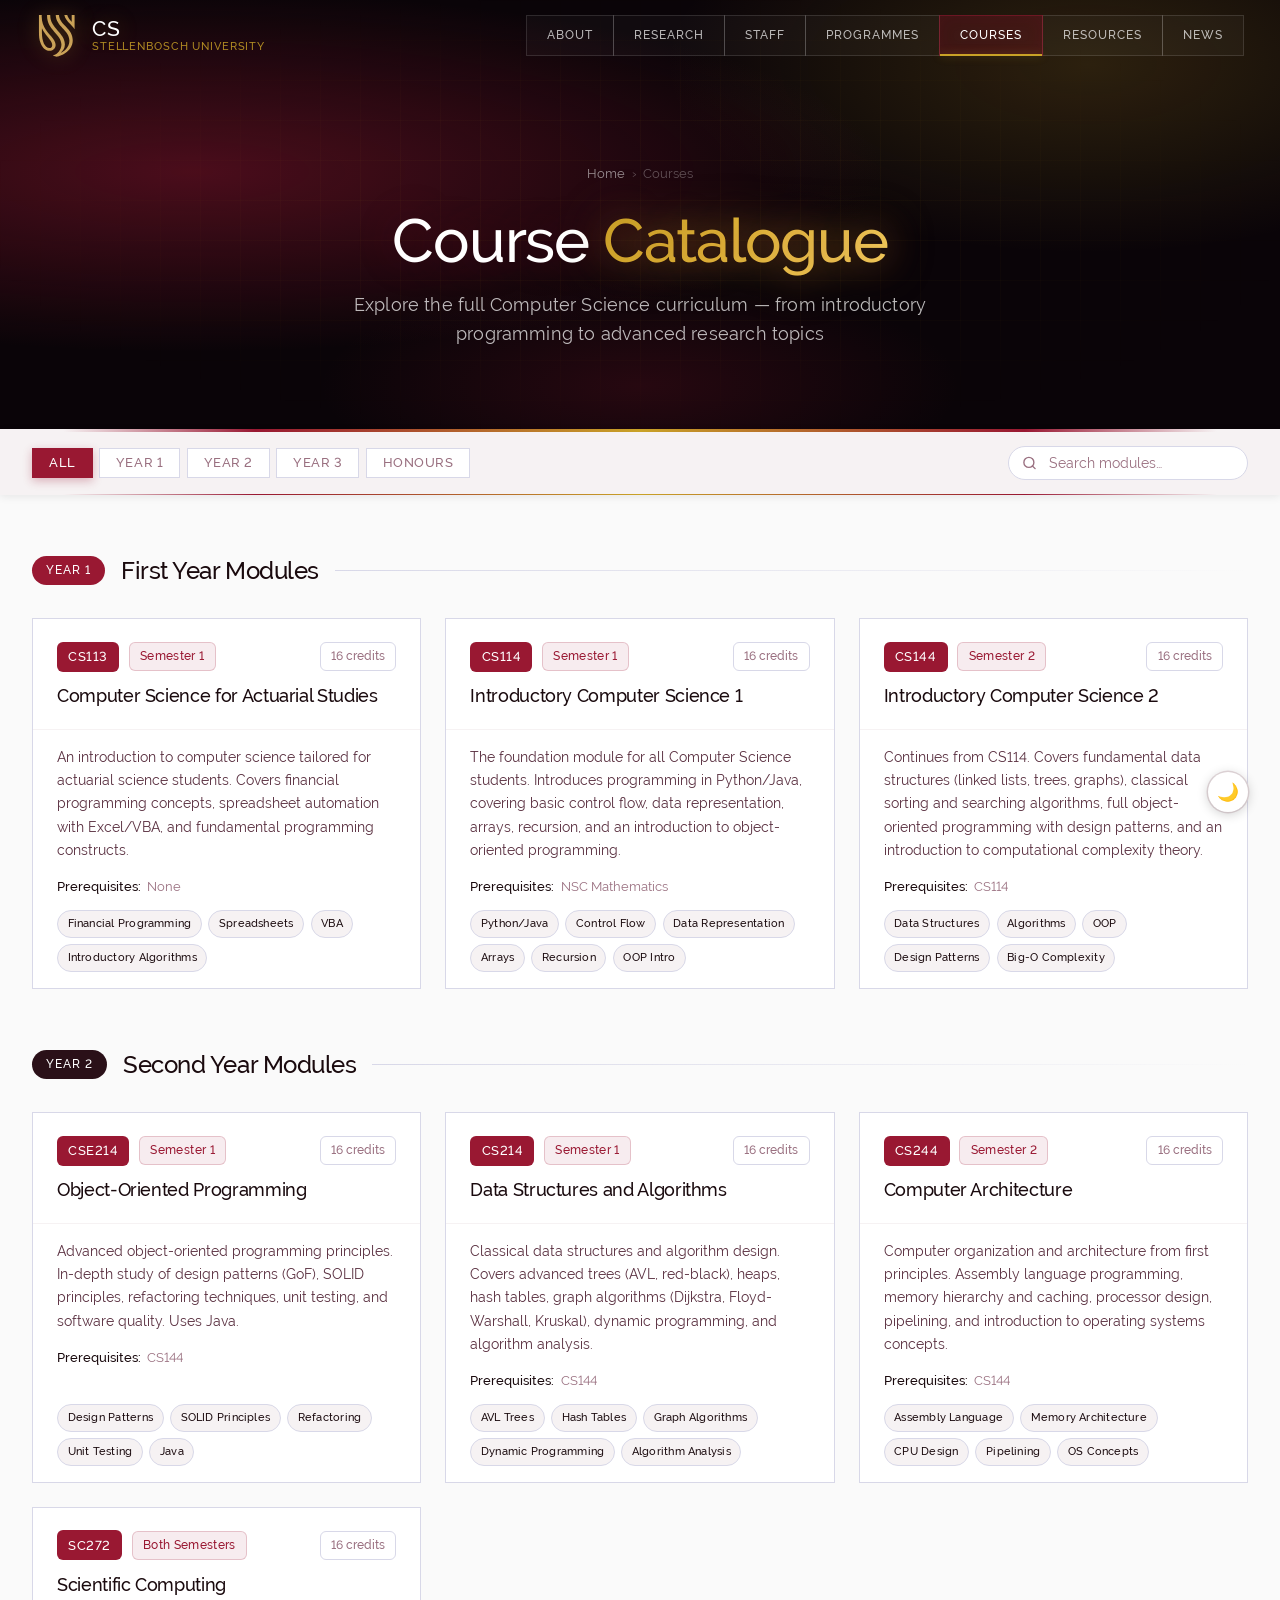
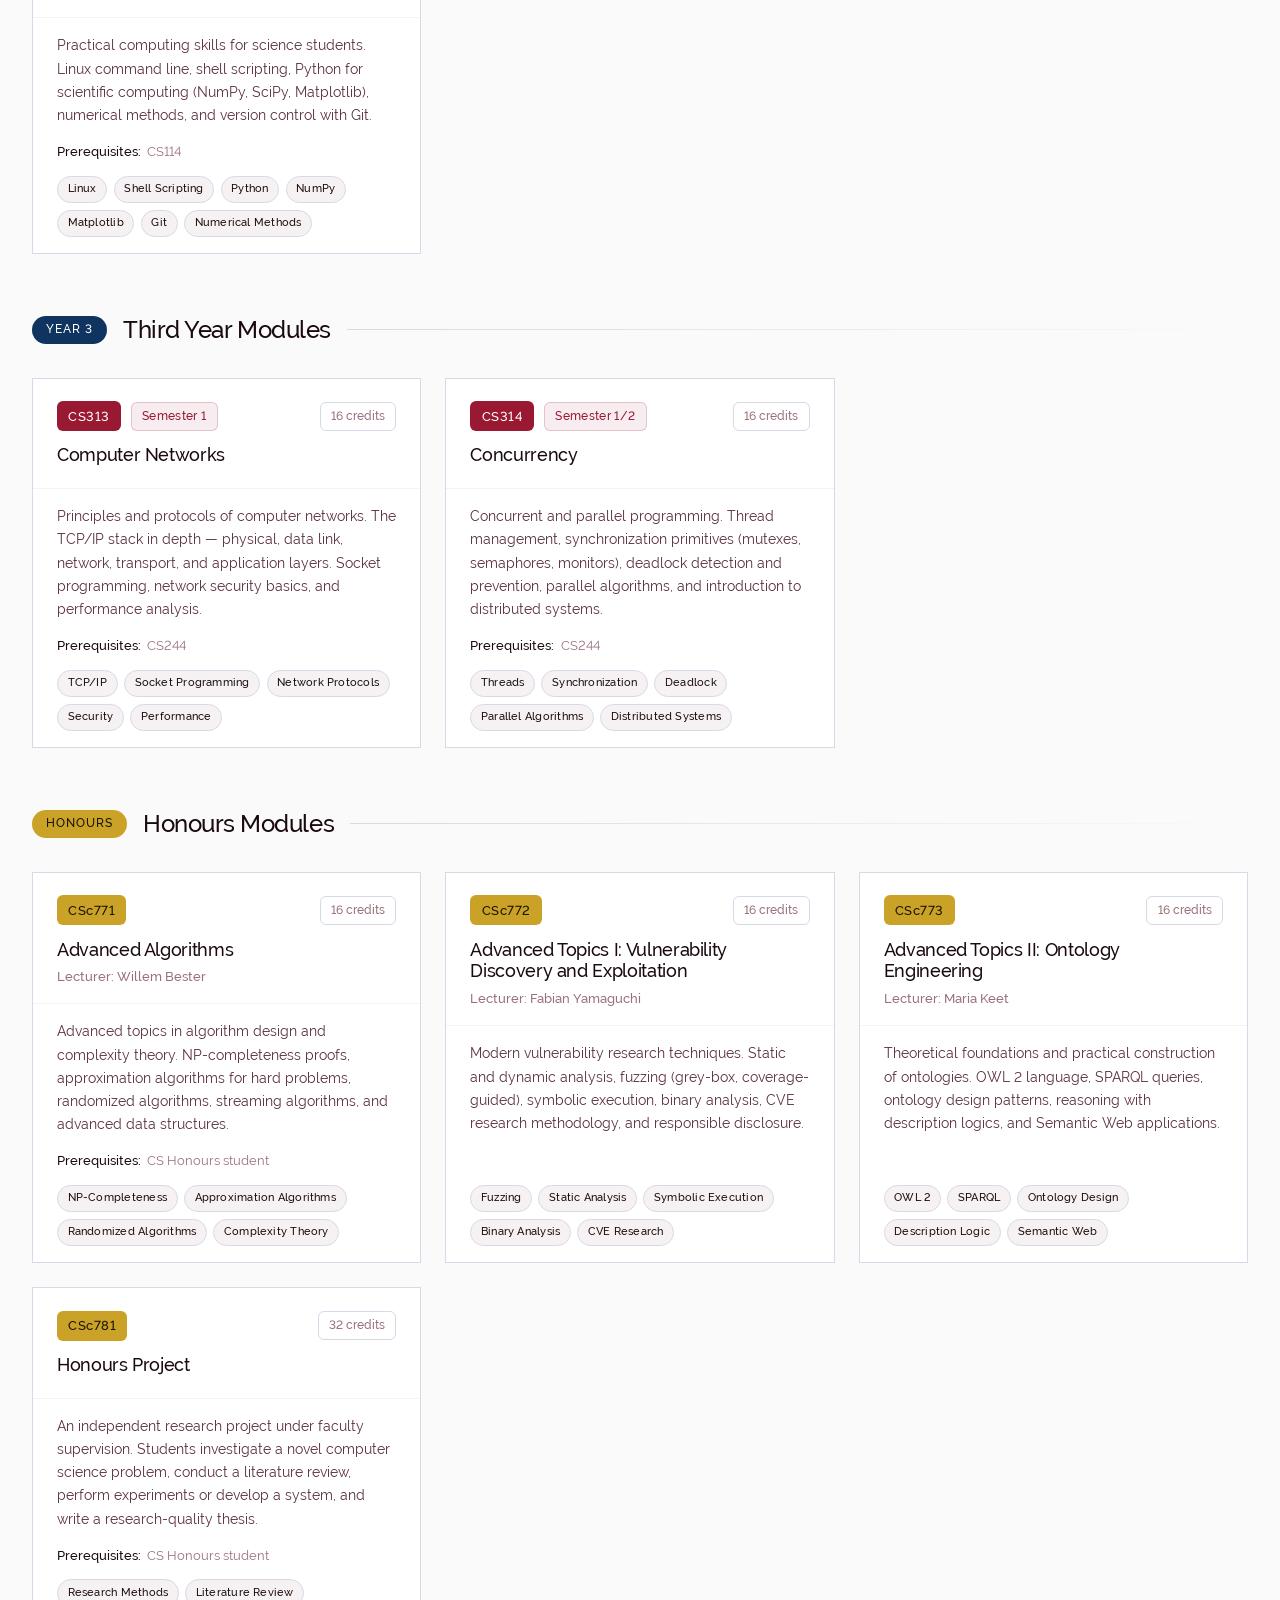
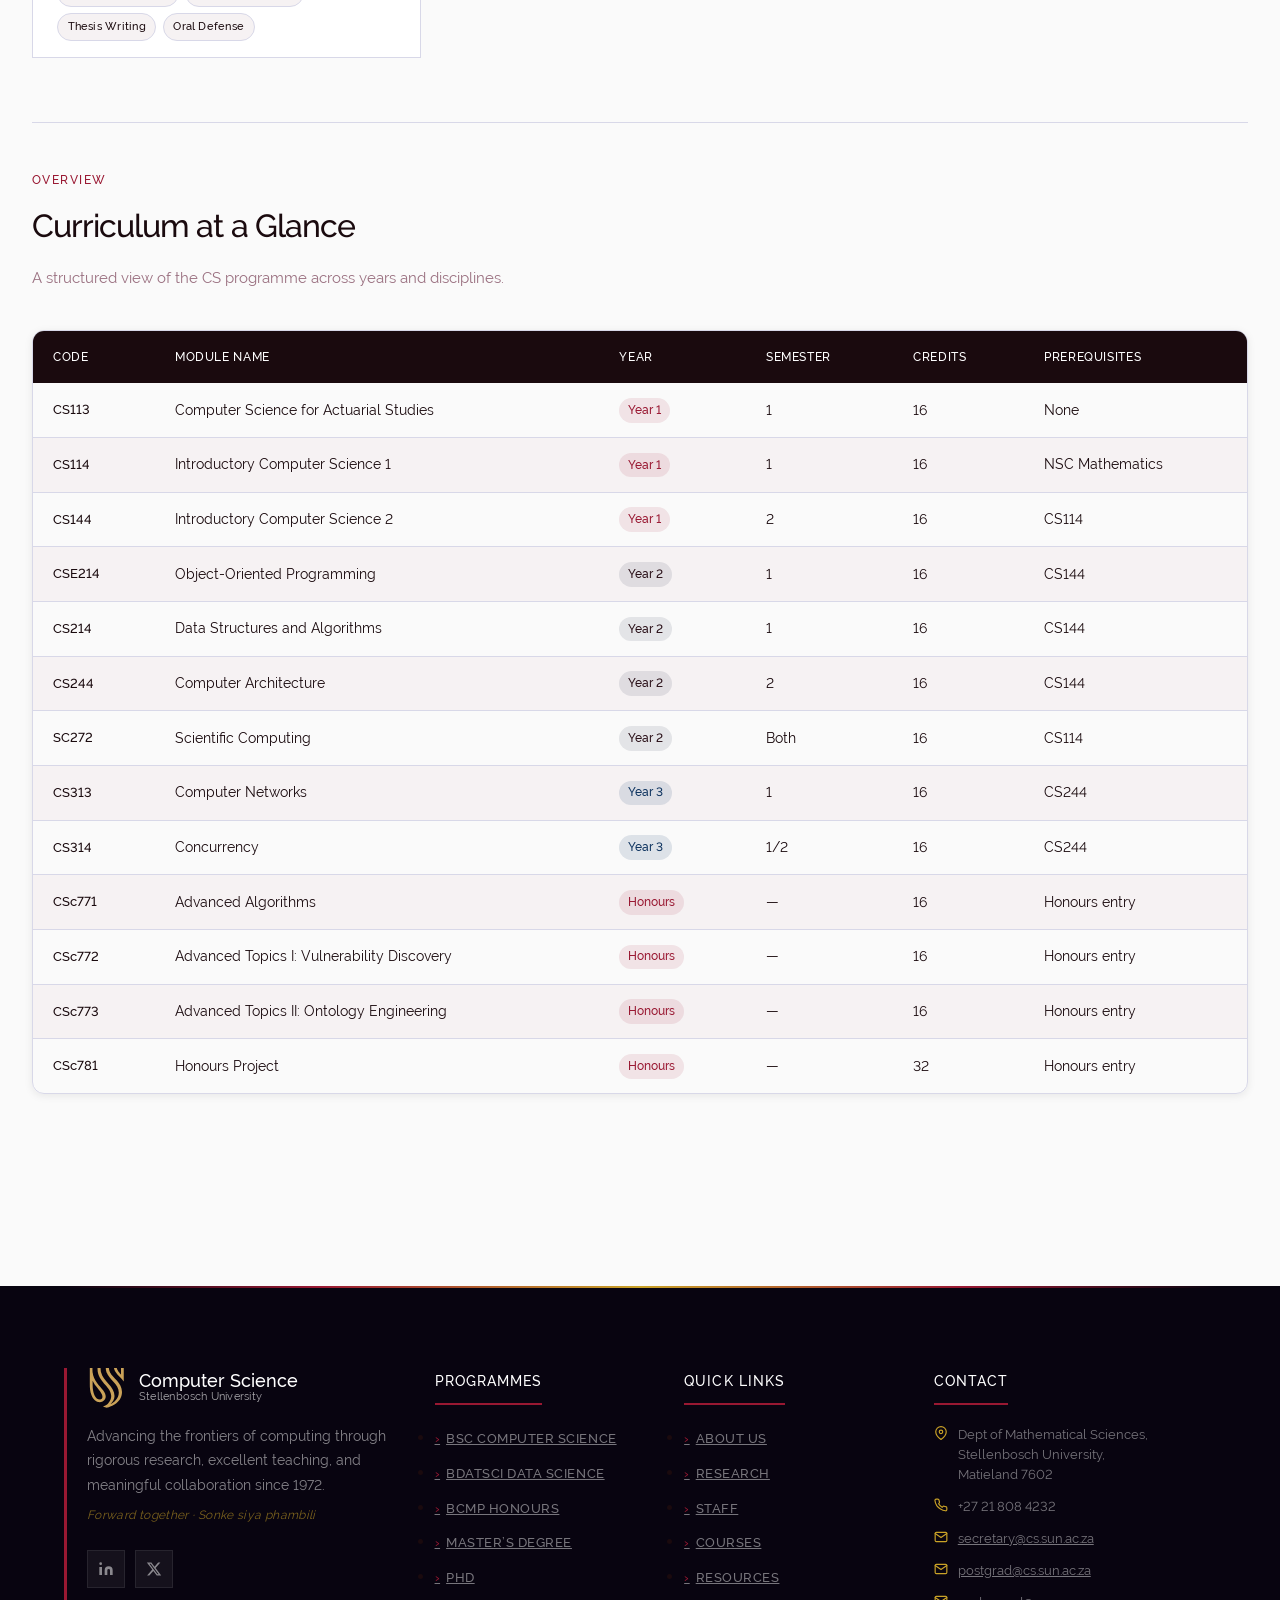
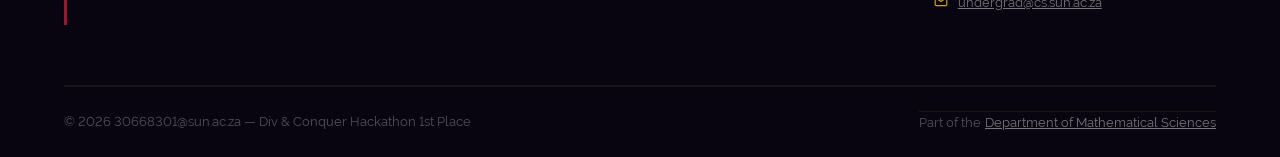
<file: courses.html>
<!DOCTYPE html>
<html lang="en">
<head>
  <script>var t=localStorage.getItem("su-theme");if(t)document.documentElement.setAttribute("data-theme",t);</script>
  <meta charset="UTF-8" />
  <meta name="viewport" content="width=device-width, initial-scale=1.0" />
  <title>Courses | Computer Science | Stellenbosch University</title>
  <meta name="description" content="Browse the full course catalogue for the Computer Science Division at Stellenbosch University — modules from first year through postgraduate level." />
  <link rel="icon" type="image/svg+xml" href="su-logo.svg" />
  <meta property="og:title" content="Courses | Computer Science | Stellenbosch University" />
  <meta property="og:description" content="Browse the full course catalogue for the Computer Science Division at Stellenbosch University — modules from first year through postgraduate level." />
  <meta property="og:type" content="website" />
  <meta property="og:image" content="su-logo.svg" />
  <link rel="canonical" href="https://fibr0us.github.io/cs-su-website/courses.html" />
  <link rel="preconnect" href="https://fonts.gstatic.com" crossorigin />
  <link rel="stylesheet" href="theme.css" />
  <style>
    *, *::before, *::after { box-sizing: border-box; margin: 0; padding: 0; }

    html { scroll-behavior: smooth; }

    body {
      font-family: var(--font-body);
      background: var(--light);
      color: var(--text-body);
      line-height: 1.65;
    }

    /* ── PAGE HERO ── */
    .page-hero {
      padding: 10rem 2rem 5rem;
      background: var(--dark);
      position: relative;
      overflow: hidden;
      text-align: center;
    }

    .page-hero::before {
      content: '';
      position: absolute;
      inset: 0;
      background:
        radial-gradient(ellipse 80% 60% at 50% 0%, rgba(153,24,50,0.35) 0%, transparent 65%),
        radial-gradient(ellipse 40% 40% at 80% 100%, rgba(201,162,39,0.12) 0%, transparent 60%);
    }

    .page-hero::after {
      content: '';
      position: absolute;
      inset: 0;
      background-image:
        linear-gradient(rgba(255,255,255,0.025) 1px, transparent 1px),
        linear-gradient(90deg, rgba(255,255,255,0.025) 1px, transparent 1px);
      background-size: 48px 48px;
      mask-image: radial-gradient(ellipse at center, black 30%, transparent 75%);
    }

    .page-hero-content { position: relative; z-index: 1; max-width: 700px; margin: 0 auto; }

    .breadcrumb {
      display: inline-flex;
      align-items: center;
      gap: 0.4rem;
      font-size: 0.8rem;
      color: rgba(255,255,255,0.5);
      margin-bottom: 1.5rem;
      font-family: var(--font-heading);
    }

    .breadcrumb a { color: var(--accent); text-decoration: none; }
    .breadcrumb a:hover { color: var(--accent-light); }
    .breadcrumb span { color: rgba(255,255,255,0.3); }

    .page-hero h1 {
      font-family: var(--font-heading);
      font-size: clamp(2.2rem, 5vw, 3.8rem);
      font-weight: 700;
      color: white;
      letter-spacing: -0.03em;
      margin-bottom: 1rem;
      line-height: 1.1;
    }

    .page-hero h1 span { color: var(--accent); }

    .page-hero p {
      font-size: 1.1rem;
      color: rgba(255,255,255,0.65);
      max-width: 580px;
      margin: 0 auto;
      font-weight: 300;
    }

    /* ── FILTER + SEARCH BAR ── */
    .filter-bar {
      position: sticky;
      top: var(--su-nav-height, 72px);
      z-index: 900;
      background: var(--surface-alt);
      backdrop-filter: blur(10px);
      border-bottom: 1px solid var(--mid-gray);
      padding: 0.85rem 2rem;
      box-shadow: var(--shadow-sm);
    }

    .filter-bar-inner {
      max-width: 1280px;
      margin: 0 auto;
      display: flex;
      align-items: center;
      gap: 1.25rem;
      flex-wrap: wrap;
    }

    .year-tabs {
      display: flex;
      gap: 0.4rem;
      flex-wrap: wrap;
    }

    .tab-btn {
      font-family: var(--font-heading);
      font-size: 0.82rem;
      font-weight: 600;
      padding: 0.42rem 1rem;
      border-radius: 30px;
      border: 1.5px solid var(--mid-gray);
      background: var(--surface);
      color: var(--text-muted);
      cursor: pointer;
      transition: all var(--transition);
    }

    .tab-btn:hover { border-color: var(--primary); color: var(--primary); }

    .tab-btn.active {
      background: var(--primary);
      border-color: var(--primary);
      color: white;
      box-shadow: 0 3px 10px rgba(153,24,50,0.3);
    }

    .search-wrap {
      margin-left: auto;
      position: relative;
    }

    .search-wrap svg {
      position: absolute;
      left: 0.85rem;
      top: 50%;
      transform: translateY(-50%);
      color: var(--text-muted);
      pointer-events: none;
    }

    #module-search {
      font-family: var(--font-body);
      font-size: 0.88rem;
      padding: 0.52rem 1rem 0.52rem 2.5rem;
      border: 1.5px solid var(--mid-gray);
      border-radius: 30px;
      background: var(--surface);
      color: var(--text-body);
      width: 240px;
      transition: border-color var(--transition), box-shadow var(--transition);
      outline: none;
    }

    #module-search:focus {
      border-color: var(--primary);
      box-shadow: 0 0 0 3px rgba(153,24,50,0.12);
    }

    #module-search::placeholder { color: var(--text-muted); }

    /* ── MAIN CONTENT ── */
    .main { max-width: 1280px; margin: 0 auto; padding: 3.5rem 2rem 5rem; }

    /* ── YEAR SECTION HEADERS ── */
    .year-section { margin-bottom: 3.5rem; }

    .year-section-header {
      display: flex;
      align-items: center;
      gap: 1rem;
      margin-bottom: 1.75rem;
    }

    .year-badge {
      font-family: var(--font-heading);
      font-size: 0.72rem;
      font-weight: 700;
      letter-spacing: 0.08em;
      text-transform: uppercase;
      padding: 0.3rem 0.9rem;
      border-radius: 30px;
      background: var(--primary);
      color: white;
      flex-shrink: 0;
    }

    .year-section-header h2 {
      font-family: var(--font-heading);
      font-size: 1.5rem;
      font-weight: 700;
      color: var(--dark);
      letter-spacing: -0.02em;
    }

    .year-section-header::after {
      content: '';
      flex: 1;
      height: 1px;
      background: linear-gradient(90deg, var(--mid-gray) 0%, transparent 100%);
    }

    /* ── MODULE GRID ── */
    .modules-grid {
      display: grid;
      grid-template-columns: repeat(auto-fill, minmax(340px, 1fr));
      gap: 1.5rem;
    }

    /* ── MODULE CARD ── */
    .module-card {
      background: var(--surface);
      border-radius: var(--border-radius);
      border: 1px solid var(--mid-gray);
      overflow: hidden;
      display: flex;
      flex-direction: column;
      transition: transform var(--transition), box-shadow var(--transition), border-color var(--transition);
      opacity: 0;
      transform: translateY(28px);
    }

    .module-card.visible {
      opacity: 1;
      transform: translateY(0);
      transition: opacity 0.5s ease, transform 0.5s ease, box-shadow var(--transition), border-color var(--transition);
    }

    .module-card:hover {
      transform: translateY(-4px);
      box-shadow: var(--shadow-md);
      border-color: rgba(153,24,50,0.25);
    }

    .module-card-top {
      padding: 1.4rem 1.5rem 1rem;
      border-bottom: 1px solid var(--light-gray);
    }

    .module-card-meta {
      display: flex;
      align-items: center;
      gap: 0.6rem;
      flex-wrap: wrap;
      margin-bottom: 0.9rem;
    }

    .module-code {
      font-family: var(--font-heading);
      font-size: 0.8rem;
      font-weight: 700;
      letter-spacing: 0.04em;
      background: var(--primary);
      color: white;
      padding: 0.28rem 0.7rem;
      border-radius: var(--border-radius-sm);
    }

    .semester-badge {
      font-family: var(--font-heading);
      font-size: 0.72rem;
      font-weight: 600;
      letter-spacing: 0.03em;
      padding: 0.25rem 0.65rem;
      border-radius: var(--border-radius-sm);
      background: rgba(153,24,50,0.08);
      color: var(--primary);
      border: 1px solid rgba(153,24,50,0.2);
    }

    .credit-badge {
      font-family: var(--font-heading);
      font-size: 0.72rem;
      font-weight: 600;
      color: var(--text-muted);
      border: 1px solid var(--mid-gray);
      padding: 0.25rem 0.65rem;
      border-radius: var(--border-radius-sm);
      margin-left: auto;
    }

    .module-card-top h3 {
      font-family: var(--font-heading);
      font-size: 1.1rem;
      font-weight: 700;
      color: var(--dark);
      letter-spacing: -0.02em;
      line-height: 1.25;
      margin-bottom: 0.3rem;
    }

    .module-lecturer {
      font-size: 0.8rem;
      color: var(--text-muted);
      font-weight: 500;
    }

    .module-card-body {
      padding: 1rem 1.5rem;
      flex: 1;
      display: flex;
      flex-direction: column;
      gap: 0.85rem;
    }

    .module-desc {
      font-size: 0.88rem;
      color: var(--text-secondary);
      line-height: 1.65;
    }

    .prereqs {
      font-size: 0.8rem;
      color: var(--text-muted);
      display: flex;
      align-items: flex-start;
      gap: 0.4rem;
    }

    .prereqs strong {
      color: var(--text-body);
      font-weight: 600;
      white-space: nowrap;
    }

    .topics {
      display: flex;
      flex-wrap: wrap;
      gap: 0.4rem;
      margin-top: auto;
    }

    .topic-chip {
      font-family: var(--font-heading);
      font-size: 0.7rem;
      font-weight: 600;
      letter-spacing: 0.02em;
      padding: 0.22rem 0.6rem;
      border-radius: 30px;
      background: var(--light-gray);
      color: var(--text-body);
      border: 1px solid var(--mid-gray);
      transition: background var(--transition), color var(--transition);
    }

    .module-card:hover .topic-chip {
      background: rgba(153,24,50,0.05);
      border-color: rgba(153,24,50,0.2);
      color: var(--primary-dark);
    }

    /* ── NO RESULTS ── */
    .no-results {
      display: none;
      text-align: center;
      padding: 4rem 2rem;
      color: var(--text-muted);
    }

    .no-results svg { margin-bottom: 1rem; opacity: 0.4; }
    .no-results h3 { font-family: var(--font-heading); font-size: 1.3rem; color: var(--text-body); margin-bottom: 0.5rem; }
    .no-results p { font-size: 0.9rem; }

    /* ── CURRICULUM TABLE ── */
    .curriculum-section {
      margin: 4rem 0;
      padding: 3rem 0;
      border-top: 1px solid var(--mid-gray);
    }

    .section-label {
      font-family: var(--font-heading);
      font-size: 0.75rem;
      font-weight: 700;
      letter-spacing: 0.12em;
      text-transform: uppercase;
      color: var(--primary);
      margin-bottom: 0.6rem;
    }

    .curriculum-section h2 {
      font-family: var(--font-heading);
      font-size: 2rem;
      font-weight: 700;
      color: var(--dark);
      letter-spacing: -0.03em;
      margin-bottom: 0.75rem;
    }

    .curriculum-section > p {
      color: var(--text-muted);
      font-size: 0.95rem;
      margin-bottom: 2.5rem;
      max-width: 600px;
    }

    .curriculum-table-wrap {
      overflow-x: auto;
      border-radius: var(--border-radius);
      border: 1px solid var(--mid-gray);
      box-shadow: var(--shadow-sm);
    }

    .curriculum-table {
      width: 100%;
      border-collapse: collapse;
      font-size: 0.88rem;
    }

    .curriculum-table thead {
      background: var(--dark);
      color: white;
    }

    .curriculum-table thead th {
      font-family: var(--font-heading);
      font-size: 0.78rem;
      font-weight: 600;
      letter-spacing: 0.05em;
      text-transform: uppercase;
      padding: 1rem 1.25rem;
      text-align: left;
      white-space: nowrap;
    }

    .curriculum-table tbody tr {
      border-bottom: 1px solid var(--mid-gray);
      transition: background var(--transition);
    }

    .curriculum-table tbody tr:last-child { border-bottom: none; }
    .curriculum-table tbody tr:hover { background: rgba(153,24,50,0.03); }

    .curriculum-table tbody td {
      padding: 0.9rem 1.25rem;
      vertical-align: middle;
      color: var(--text-body);
    }

    .curriculum-table tbody tr:nth-child(even) td { background: var(--surface-alt); }
    .curriculum-table tbody tr:nth-child(even):hover td { background: rgba(153,24,50,0.03); }

    .ct-code {
      font-family: var(--font-heading);
      font-weight: 700;
      color: var(--primary);
      font-size: 0.82rem;
    }

    .ct-year {
      display: inline-block;
      font-size: 0.72rem;
      font-weight: 700;
      font-family: var(--font-heading);
      padding: 0.18rem 0.55rem;
      border-radius: 30px;
    }

    .ct-year-1 { background: rgba(153,24,50,0.1); color: var(--primary); }
    .ct-year-2 { background: rgba(22,33,62,0.1); color: var(--dark-mid); }
    .ct-year-3 { background: rgba(15,52,96,0.12); color: var(--dark-card); }
    .ct-year-h { background: rgba(153,24,50,0.1); color: var(--primary); }


    /* ── ANIMATIONS ── */
    @keyframes fadeSlideUp {
      from { opacity: 0; transform: translateY(24px); }
      to { opacity: 1; transform: translateY(0); }
    }

    .fade-up {
      opacity: 0;
      transform: translateY(24px);
      transition: opacity 0.6s ease, transform 0.6s ease;
    }

    .fade-up.visible {
      opacity: 1;
      transform: translateY(0);
    }

    /* ── RESPONSIVE ── */
    @media (max-width: 768px) {
      .modules-grid { grid-template-columns: 1fr; }
      .filter-bar-inner { gap: 0.75rem; }
      .page-hero { padding: 8rem 1.25rem 4rem; }
    }

    @media (max-width: 480px) {
      .main { padding: 2.5rem 1.25rem 4rem; }
      .year-tabs { gap: 0.3rem; }
      .tab-btn { font-size: 0.75rem; padding: 0.35rem 0.75rem; }
    }

    /* ── HONOURS ACCENT ── */
    .module-card[data-year="honours"] .module-code { background: var(--accent); color: #1a1400; }
    .module-card[data-year="honours"] .year-badge { background: var(--accent); color: #1a1400; }

    /* ── HIDDEN STATE ── */
    .module-card.hidden { display: none; }
    .year-section.hidden { display: none; }
  </style>
</head>
<body>
<a href="#main-content" class="skip-to-content">Skip to main content</a>

<!-- ── NAVIGATION (Web Component) ── -->
<script src="components.js"></script>
<su-nav></su-nav>

<!-- ── PAGE HERO ── -->
<section class="page-hero">
  <div class="page-hero-content">
    <div class="breadcrumb">
      <a href="index.html">Home</a>
      <span>›</span>
      <span>Courses</span>
    </div>
    <h1>Course <span>Catalogue</span></h1>
    <p>Explore the full Computer Science curriculum — from introductory programming to advanced research topics</p>
  </div>
</section>

<!-- ── FILTER BAR ── -->
<div class="filter-bar" id="filter-bar">
  <div class="filter-bar-inner">
    <div class="year-tabs" role="tablist" aria-label="Filter by year">
      <button class="tab-btn active" data-filter="all" role="tab" aria-selected="true">All</button>
      <button class="tab-btn" data-filter="1" role="tab" aria-selected="false">Year 1</button>
      <button class="tab-btn" data-filter="2" role="tab" aria-selected="false">Year 2</button>
      <button class="tab-btn" data-filter="3" role="tab" aria-selected="false">Year 3</button>
      <button class="tab-btn" data-filter="honours" role="tab" aria-selected="false">Honours</button>
    </div>
    <div class="search-wrap">
      <svg width="15" height="15" viewBox="0 0 24 24" fill="none" stroke="currentColor" stroke-width="2.2" stroke-linecap="round" stroke-linejoin="round">
        <circle cx="11" cy="11" r="8"/><line x1="21" y1="21" x2="16.65" y2="16.65"/>
      </svg>
      <input type="text" id="module-search" placeholder="Search modules…" aria-label="Search modules" autocomplete="off" />
    </div>
  </div>
</div>

<!-- ── MAIN ── -->
<main class="main" id="main-content">

  <!-- YEAR 1 -->
  <section class="year-section" id="section-year1">
    <div class="year-section-header">
      <span class="year-badge">Year 1</span>
      <h2>First Year Modules</h2>
    </div>
    <div class="modules-grid">

      <!-- CS113 -->
      <article class="module-card fade-up" data-year="1" data-code="cs113" data-name="computer science for actuarial studies">
        <div class="module-card-top">
          <div class="module-card-meta">
            <span class="module-code">CS113</span>
            <span class="semester-badge">Semester 1</span>
            <span class="credit-badge">16 credits</span>
          </div>
          <h3>Computer Science for Actuarial Studies</h3>
        </div>
        <div class="module-card-body">
          <p class="module-desc">An introduction to computer science tailored for actuarial science students. Covers financial programming concepts, spreadsheet automation with Excel/VBA, and fundamental programming constructs.</p>
          <p class="prereqs"><strong>Prerequisites:</strong> None</p>
          <div class="topics">
            <span class="topic-chip">Financial Programming</span>
            <span class="topic-chip">Spreadsheets</span>
            <span class="topic-chip">VBA</span>
            <span class="topic-chip">Introductory Algorithms</span>
          </div>
        </div>
      </article>

      <!-- CS114 -->
      <article class="module-card fade-up" data-year="1" data-code="cs114" data-name="introductory computer science 1">
        <div class="module-card-top">
          <div class="module-card-meta">
            <span class="module-code">CS114</span>
            <span class="semester-badge">Semester 1</span>
            <span class="credit-badge">16 credits</span>
          </div>
          <h3>Introductory Computer Science 1</h3>
        </div>
        <div class="module-card-body">
          <p class="module-desc">The foundation module for all Computer Science students. Introduces programming in Python/Java, covering basic control flow, data representation, arrays, recursion, and an introduction to object-oriented programming.</p>
          <p class="prereqs"><strong>Prerequisites:</strong> NSC Mathematics</p>
          <div class="topics">
            <span class="topic-chip">Python/Java</span>
            <span class="topic-chip">Control Flow</span>
            <span class="topic-chip">Data Representation</span>
            <span class="topic-chip">Arrays</span>
            <span class="topic-chip">Recursion</span>
            <span class="topic-chip">OOP Intro</span>
          </div>
        </div>
      </article>

      <!-- CS144 -->
      <article class="module-card fade-up" data-year="1" data-code="cs144" data-name="introductory computer science 2">
        <div class="module-card-top">
          <div class="module-card-meta">
            <span class="module-code">CS144</span>
            <span class="semester-badge">Semester 2</span>
            <span class="credit-badge">16 credits</span>
          </div>
          <h3>Introductory Computer Science 2</h3>
        </div>
        <div class="module-card-body">
          <p class="module-desc">Continues from CS114. Covers fundamental data structures (linked lists, trees, graphs), classical sorting and searching algorithms, full object-oriented programming with design patterns, and an introduction to computational complexity theory.</p>
          <p class="prereqs"><strong>Prerequisites:</strong> CS114</p>
          <div class="topics">
            <span class="topic-chip">Data Structures</span>
            <span class="topic-chip">Algorithms</span>
            <span class="topic-chip">OOP</span>
            <span class="topic-chip">Design Patterns</span>
            <span class="topic-chip">Big-O Complexity</span>
          </div>
        </div>
      </article>

    </div>
  </section>

  <!-- YEAR 2 -->
  <section class="year-section" id="section-year2">
    <div class="year-section-header">
      <span class="year-badge" style="background:var(--dark-mid);">Year 2</span>
      <h2>Second Year Modules</h2>
    </div>
    <div class="modules-grid">

      <!-- CSE214 -->
      <article class="module-card fade-up" data-year="2" data-code="cse214" data-name="object-oriented programming">
        <div class="module-card-top">
          <div class="module-card-meta">
            <span class="module-code">CSE214</span>
            <span class="semester-badge">Semester 1</span>
            <span class="credit-badge">16 credits</span>
          </div>
          <h3>Object-Oriented Programming</h3>
        </div>
        <div class="module-card-body">
          <p class="module-desc">Advanced object-oriented programming principles. In-depth study of design patterns (GoF), SOLID principles, refactoring techniques, unit testing, and software quality. Uses Java.</p>
          <p class="prereqs"><strong>Prerequisites:</strong> CS144</p>
          <div class="topics">
            <span class="topic-chip">Design Patterns</span>
            <span class="topic-chip">SOLID Principles</span>
            <span class="topic-chip">Refactoring</span>
            <span class="topic-chip">Unit Testing</span>
            <span class="topic-chip">Java</span>
          </div>
        </div>
      </article>

      <!-- CS214 -->
      <article class="module-card fade-up" data-year="2" data-code="cs214" data-name="data structures and algorithms">
        <div class="module-card-top">
          <div class="module-card-meta">
            <span class="module-code">CS214</span>
            <span class="semester-badge">Semester 1</span>
            <span class="credit-badge">16 credits</span>
          </div>
          <h3>Data Structures and Algorithms</h3>
        </div>
        <div class="module-card-body">
          <p class="module-desc">Classical data structures and algorithm design. Covers advanced trees (AVL, red-black), heaps, hash tables, graph algorithms (Dijkstra, Floyd-Warshall, Kruskal), dynamic programming, and algorithm analysis.</p>
          <p class="prereqs"><strong>Prerequisites:</strong> CS144</p>
          <div class="topics">
            <span class="topic-chip">AVL Trees</span>
            <span class="topic-chip">Hash Tables</span>
            <span class="topic-chip">Graph Algorithms</span>
            <span class="topic-chip">Dynamic Programming</span>
            <span class="topic-chip">Algorithm Analysis</span>
          </div>
        </div>
      </article>

      <!-- CS244 -->
      <article class="module-card fade-up" data-year="2" data-code="cs244" data-name="computer architecture">
        <div class="module-card-top">
          <div class="module-card-meta">
            <span class="module-code">CS244</span>
            <span class="semester-badge">Semester 2</span>
            <span class="credit-badge">16 credits</span>
          </div>
          <h3>Computer Architecture</h3>
        </div>
        <div class="module-card-body">
          <p class="module-desc">Computer organization and architecture from first principles. Assembly language programming, memory hierarchy and caching, processor design, pipelining, and introduction to operating systems concepts.</p>
          <p class="prereqs"><strong>Prerequisites:</strong> CS144</p>
          <div class="topics">
            <span class="topic-chip">Assembly Language</span>
            <span class="topic-chip">Memory Architecture</span>
            <span class="topic-chip">CPU Design</span>
            <span class="topic-chip">Pipelining</span>
            <span class="topic-chip">OS Concepts</span>
          </div>
        </div>
      </article>

      <!-- SC272 -->
      <article class="module-card fade-up" data-year="2" data-code="sc272" data-name="scientific computing">
        <div class="module-card-top">
          <div class="module-card-meta">
            <span class="module-code">SC272</span>
            <span class="semester-badge">Both Semesters</span>
            <span class="credit-badge">16 credits</span>
          </div>
          <h3>Scientific Computing</h3>
        </div>
        <div class="module-card-body">
          <p class="module-desc">Practical computing skills for science students. Linux command line, shell scripting, Python for scientific computing (NumPy, SciPy, Matplotlib), numerical methods, and version control with Git.</p>
          <p class="prereqs"><strong>Prerequisites:</strong> CS114</p>
          <div class="topics">
            <span class="topic-chip">Linux</span>
            <span class="topic-chip">Shell Scripting</span>
            <span class="topic-chip">Python</span>
            <span class="topic-chip">NumPy</span>
            <span class="topic-chip">Matplotlib</span>
            <span class="topic-chip">Git</span>
            <span class="topic-chip">Numerical Methods</span>
          </div>
        </div>
      </article>

    </div>
  </section>

  <!-- YEAR 3 -->
  <section class="year-section" id="section-year3">
    <div class="year-section-header">
      <span class="year-badge" style="background:var(--dark-card);">Year 3</span>
      <h2>Third Year Modules</h2>
    </div>
    <div class="modules-grid">

      <!-- CS313 -->
      <article class="module-card fade-up" data-year="3" data-code="cs313" data-name="computer networks">
        <div class="module-card-top">
          <div class="module-card-meta">
            <span class="module-code">CS313</span>
            <span class="semester-badge">Semester 1</span>
            <span class="credit-badge">16 credits</span>
          </div>
          <h3>Computer Networks</h3>
        </div>
        <div class="module-card-body">
          <p class="module-desc">Principles and protocols of computer networks. The TCP/IP stack in depth — physical, data link, network, transport, and application layers. Socket programming, network security basics, and performance analysis.</p>
          <p class="prereqs"><strong>Prerequisites:</strong> CS244</p>
          <div class="topics">
            <span class="topic-chip">TCP/IP</span>
            <span class="topic-chip">Socket Programming</span>
            <span class="topic-chip">Network Protocols</span>
            <span class="topic-chip">Security</span>
            <span class="topic-chip">Performance</span>
          </div>
        </div>
      </article>

      <!-- CS314 -->
      <article class="module-card fade-up" data-year="3" data-code="cs314" data-name="concurrency">
        <div class="module-card-top">
          <div class="module-card-meta">
            <span class="module-code">CS314</span>
            <span class="semester-badge">Semester 1/2</span>
            <span class="credit-badge">16 credits</span>
          </div>
          <h3>Concurrency</h3>
        </div>
        <div class="module-card-body">
          <p class="module-desc">Concurrent and parallel programming. Thread management, synchronization primitives (mutexes, semaphores, monitors), deadlock detection and prevention, parallel algorithms, and introduction to distributed systems.</p>
          <p class="prereqs"><strong>Prerequisites:</strong> CS244</p>
          <div class="topics">
            <span class="topic-chip">Threads</span>
            <span class="topic-chip">Synchronization</span>
            <span class="topic-chip">Deadlock</span>
            <span class="topic-chip">Parallel Algorithms</span>
            <span class="topic-chip">Distributed Systems</span>
          </div>
        </div>
      </article>

    </div>
  </section>

  <!-- HONOURS -->
  <section class="year-section" id="section-honours">
    <div class="year-section-header">
      <span class="year-badge" style="background:var(--accent);color:#1a1400;">Honours</span>
      <h2>Honours Modules</h2>
    </div>
    <div class="modules-grid">

      <!-- CSc771 -->
      <article class="module-card fade-up" data-year="honours" data-code="csc771" data-name="advanced algorithms">
        <div class="module-card-top">
          <div class="module-card-meta">
            <span class="module-code" style="background:var(--accent);color:#1a1400;">CSc771</span>
            <span class="credit-badge">16 credits</span>
          </div>
          <h3>Advanced Algorithms</h3>
          <p class="module-lecturer">Lecturer: Willem Bester</p>
        </div>
        <div class="module-card-body">
          <p class="module-desc">Advanced topics in algorithm design and complexity theory. NP-completeness proofs, approximation algorithms for hard problems, randomized algorithms, streaming algorithms, and advanced data structures.</p>
          <p class="prereqs"><strong>Prerequisites:</strong> CS Honours student</p>
          <div class="topics">
            <span class="topic-chip">NP-Completeness</span>
            <span class="topic-chip">Approximation Algorithms</span>
            <span class="topic-chip">Randomized Algorithms</span>
            <span class="topic-chip">Complexity Theory</span>
          </div>
        </div>
      </article>

      <!-- CSc772 -->
      <article class="module-card fade-up" data-year="honours" data-code="csc772" data-name="advanced topics vulnerability discovery exploitation">
        <div class="module-card-top">
          <div class="module-card-meta">
            <span class="module-code" style="background:var(--accent);color:#1a1400;">CSc772</span>
            <span class="credit-badge">16 credits</span>
          </div>
          <h3>Advanced Topics I: Vulnerability Discovery and Exploitation</h3>
          <p class="module-lecturer">Lecturer: Fabian Yamaguchi</p>
        </div>
        <div class="module-card-body">
          <p class="module-desc">Modern vulnerability research techniques. Static and dynamic analysis, fuzzing (grey-box, coverage-guided), symbolic execution, binary analysis, CVE research methodology, and responsible disclosure.</p>
          <div class="topics">
            <span class="topic-chip">Fuzzing</span>
            <span class="topic-chip">Static Analysis</span>
            <span class="topic-chip">Symbolic Execution</span>
            <span class="topic-chip">Binary Analysis</span>
            <span class="topic-chip">CVE Research</span>
          </div>
        </div>
      </article>

      <!-- CSc773 -->
      <article class="module-card fade-up" data-year="honours" data-code="csc773" data-name="advanced topics ontology engineering">
        <div class="module-card-top">
          <div class="module-card-meta">
            <span class="module-code" style="background:var(--accent);color:#1a1400;">CSc773</span>
            <span class="credit-badge">16 credits</span>
          </div>
          <h3>Advanced Topics II: Ontology Engineering</h3>
          <p class="module-lecturer">Lecturer: Maria Keet</p>
        </div>
        <div class="module-card-body">
          <p class="module-desc">Theoretical foundations and practical construction of ontologies. OWL 2 language, SPARQL queries, ontology design patterns, reasoning with description logics, and Semantic Web applications.</p>
          <div class="topics">
            <span class="topic-chip">OWL 2</span>
            <span class="topic-chip">SPARQL</span>
            <span class="topic-chip">Ontology Design</span>
            <span class="topic-chip">Description Logic</span>
            <span class="topic-chip">Semantic Web</span>
          </div>
        </div>
      </article>

      <!-- CSc781 -->
      <article class="module-card fade-up" data-year="honours" data-code="csc781" data-name="honours project research thesis">
        <div class="module-card-top">
          <div class="module-card-meta">
            <span class="module-code" style="background:var(--accent);color:#1a1400;">CSc781</span>
            <span class="credit-badge">32 credits</span>
          </div>
          <h3>Honours Project</h3>
        </div>
        <div class="module-card-body">
          <p class="module-desc">An independent research project under faculty supervision. Students investigate a novel computer science problem, conduct a literature review, perform experiments or develop a system, and write a research-quality thesis.</p>
          <p class="prereqs"><strong>Prerequisites:</strong> CS Honours student</p>
          <div class="topics">
            <span class="topic-chip">Research Methods</span>
            <span class="topic-chip">Literature Review</span>
            <span class="topic-chip">Thesis Writing</span>
            <span class="topic-chip">Oral Defense</span>
          </div>
        </div>
      </article>

    </div>
  </section>

  <!-- NO RESULTS -->
  <div class="no-results" id="no-results" aria-live="polite">
    <svg width="56" height="56" viewBox="0 0 24 24" fill="none" stroke="currentColor" stroke-width="1.5">
      <circle cx="11" cy="11" r="8"/><line x1="21" y1="21" x2="16.65" y2="16.65"/>
      <line x1="8" y1="11" x2="14" y2="11"/>
    </svg>
    <h3>No modules found</h3>
    <p>Try adjusting your search term or clearing the filter.</p>
  </div>

  <!-- CURRICULUM TABLE -->
  <section class="curriculum-section fade-up">
    <div class="section-label">Overview</div>
    <h2>Curriculum at a Glance</h2>
    <p>A structured view of the CS programme across years and disciplines.</p>
    <div class="curriculum-table-wrap">
      <table class="curriculum-table" aria-label="Curriculum overview">
        <thead>
          <tr>
            <th>Code</th>
            <th>Module Name</th>
            <th>Year</th>
            <th>Semester</th>
            <th>Credits</th>
            <th>Prerequisites</th>
          </tr>
        </thead>
        <tbody>
          <tr>
            <td class="ct-code">CS113</td>
            <td>Computer Science for Actuarial Studies</td>
            <td><span class="ct-year ct-year-1">Year 1</span></td>
            <td>1</td>
            <td>16</td>
            <td>None</td>
          </tr>
          <tr>
            <td class="ct-code">CS114</td>
            <td>Introductory Computer Science 1</td>
            <td><span class="ct-year ct-year-1">Year 1</span></td>
            <td>1</td>
            <td>16</td>
            <td>NSC Mathematics</td>
          </tr>
          <tr>
            <td class="ct-code">CS144</td>
            <td>Introductory Computer Science 2</td>
            <td><span class="ct-year ct-year-1">Year 1</span></td>
            <td>2</td>
            <td>16</td>
            <td>CS114</td>
          </tr>
          <tr>
            <td class="ct-code">CSE214</td>
            <td>Object-Oriented Programming</td>
            <td><span class="ct-year ct-year-2">Year 2</span></td>
            <td>1</td>
            <td>16</td>
            <td>CS144</td>
          </tr>
          <tr>
            <td class="ct-code">CS214</td>
            <td>Data Structures and Algorithms</td>
            <td><span class="ct-year ct-year-2">Year 2</span></td>
            <td>1</td>
            <td>16</td>
            <td>CS144</td>
          </tr>
          <tr>
            <td class="ct-code">CS244</td>
            <td>Computer Architecture</td>
            <td><span class="ct-year ct-year-2">Year 2</span></td>
            <td>2</td>
            <td>16</td>
            <td>CS144</td>
          </tr>
          <tr>
            <td class="ct-code">SC272</td>
            <td>Scientific Computing</td>
            <td><span class="ct-year ct-year-2">Year 2</span></td>
            <td>Both</td>
            <td>16</td>
            <td>CS114</td>
          </tr>
          <tr>
            <td class="ct-code">CS313</td>
            <td>Computer Networks</td>
            <td><span class="ct-year ct-year-3">Year 3</span></td>
            <td>1</td>
            <td>16</td>
            <td>CS244</td>
          </tr>
          <tr>
            <td class="ct-code">CS314</td>
            <td>Concurrency</td>
            <td><span class="ct-year ct-year-3">Year 3</span></td>
            <td>1/2</td>
            <td>16</td>
            <td>CS244</td>
          </tr>
          <tr>
            <td class="ct-code">CSc771</td>
            <td>Advanced Algorithms</td>
            <td><span class="ct-year ct-year-h">Honours</span></td>
            <td>—</td>
            <td>16</td>
            <td>Honours entry</td>
          </tr>
          <tr>
            <td class="ct-code">CSc772</td>
            <td>Advanced Topics I: Vulnerability Discovery</td>
            <td><span class="ct-year ct-year-h">Honours</span></td>
            <td>—</td>
            <td>16</td>
            <td>Honours entry</td>
          </tr>
          <tr>
            <td class="ct-code">CSc773</td>
            <td>Advanced Topics II: Ontology Engineering</td>
            <td><span class="ct-year ct-year-h">Honours</span></td>
            <td>—</td>
            <td>16</td>
            <td>Honours entry</td>
          </tr>
          <tr>
            <td class="ct-code">CSc781</td>
            <td>Honours Project</td>
            <td><span class="ct-year ct-year-h">Honours</span></td>
            <td>—</td>
            <td>32</td>
            <td>Honours entry</td>
          </tr>
        </tbody>
      </table>
    </div>
  </section>

</main>

<!-- ── FOOTER (Web Component) ── -->
<su-footer></su-footer>

<script>
  // ── INTERSECTION OBSERVER ANIMATIONS ──
  const observerOpts = { threshold: 0.08, rootMargin: '0px 0px -40px 0px' };
  const fadeObserver = new IntersectionObserver((entries) => {
    entries.forEach((entry, i) => {
      if (entry.isIntersecting) {
        setTimeout(() => entry.target.classList.add('visible'), i * 60);
        fadeObserver.unobserve(entry.target);
      }
    });
  }, observerOpts);

  document.querySelectorAll('.fade-up').forEach(el => fadeObserver.observe(el));

  // ── YEAR FILTER TABS ──
  const tabs = document.querySelectorAll('.tab-btn');
  const cards = document.querySelectorAll('.module-card');
  const sections = document.querySelectorAll('.year-section');
  const noResults = document.getElementById('no-results');
  const searchInput = document.getElementById('module-search');

  let activeFilter = 'all';
  let searchTerm = '';

  function applyFilters() {
    let visibleCount = 0;

    cards.forEach(card => {
      const year = card.dataset.year;
      const code = card.dataset.code || '';
      const name = card.dataset.name || '';
      const fullText = code + ' ' + name;

      const matchesYear = activeFilter === 'all' || year === activeFilter;
      const matchesSearch = searchTerm === '' || fullText.includes(searchTerm.toLowerCase());

      if (matchesYear && matchesSearch) {
        card.classList.remove('hidden');
        visibleCount++;
      } else {
        card.classList.add('hidden');
      }
    });

    // Hide empty sections
    sections.forEach(section => {
      const visibleCards = section.querySelectorAll('.module-card:not(.hidden)');
      section.classList.toggle('hidden', visibleCards.length === 0);
    });

    noResults.style.display = visibleCount === 0 ? 'block' : 'none';
  }

  tabs.forEach(tab => {
    tab.addEventListener('click', () => {
      tabs.forEach(t => { t.classList.remove('active'); t.setAttribute('aria-selected', 'false'); });
      tab.classList.add('active');
      tab.setAttribute('aria-selected', 'true');
      activeFilter = tab.dataset.filter;
      applyFilters();
    });
  });

  searchInput.addEventListener('keyup', () => {
    searchTerm = searchInput.value.trim();
    applyFilters();
  });

  searchInput.addEventListener('search', () => {
    searchTerm = searchInput.value.trim();
    applyFilters();
  });
</script>
  <!-- ─── SCROLL TO TOP ─── -->
  <button class="scroll-to-top" id="scrollToTop" aria-label="Scroll to top" title="Scroll to top">
    <svg width="18" height="18" viewBox="0 0 24 24" fill="none" stroke="currentColor" stroke-width="2.5" stroke-linecap="round" stroke-linejoin="round"><polyline points="18 15 12 9 6 15"/></svg>
  </button>
  <script>
    (function(){var btn=document.getElementById('scrollToTop');window.addEventListener('scroll',function(){btn.classList.toggle('visible',window.scrollY>400)});btn.addEventListener('click',function(){window.scrollTo({top:0,behavior:'smooth'})})})();
  </script>
  <!-- ─── DARK MODE TOGGLE ─── -->
  <button class="dm-toggle" id="dmToggle" aria-label="Toggle dark mode" title="Toggle dark mode">🌙</button>
  <script>
    (function() {
      var dmToggle = document.getElementById('dmToggle');
      var htmlEl = document.documentElement;
      var savedTheme = localStorage.getItem('su-theme') || 'light';
      htmlEl.setAttribute('data-theme', savedTheme);
      dmToggle.textContent = savedTheme === 'dark' ? '☀️' : '🌙';
      dmToggle.addEventListener('click', function() {
        var isDark = htmlEl.getAttribute('data-theme') === 'dark';
        var next = isDark ? 'light' : 'dark';
        htmlEl.setAttribute('data-theme', next);
        localStorage.setItem('su-theme', next);
        dmToggle.textContent = next === 'dark' ? '☀️' : '🌙';
      });
    })();
  </script>
</body>
</html>
</file>
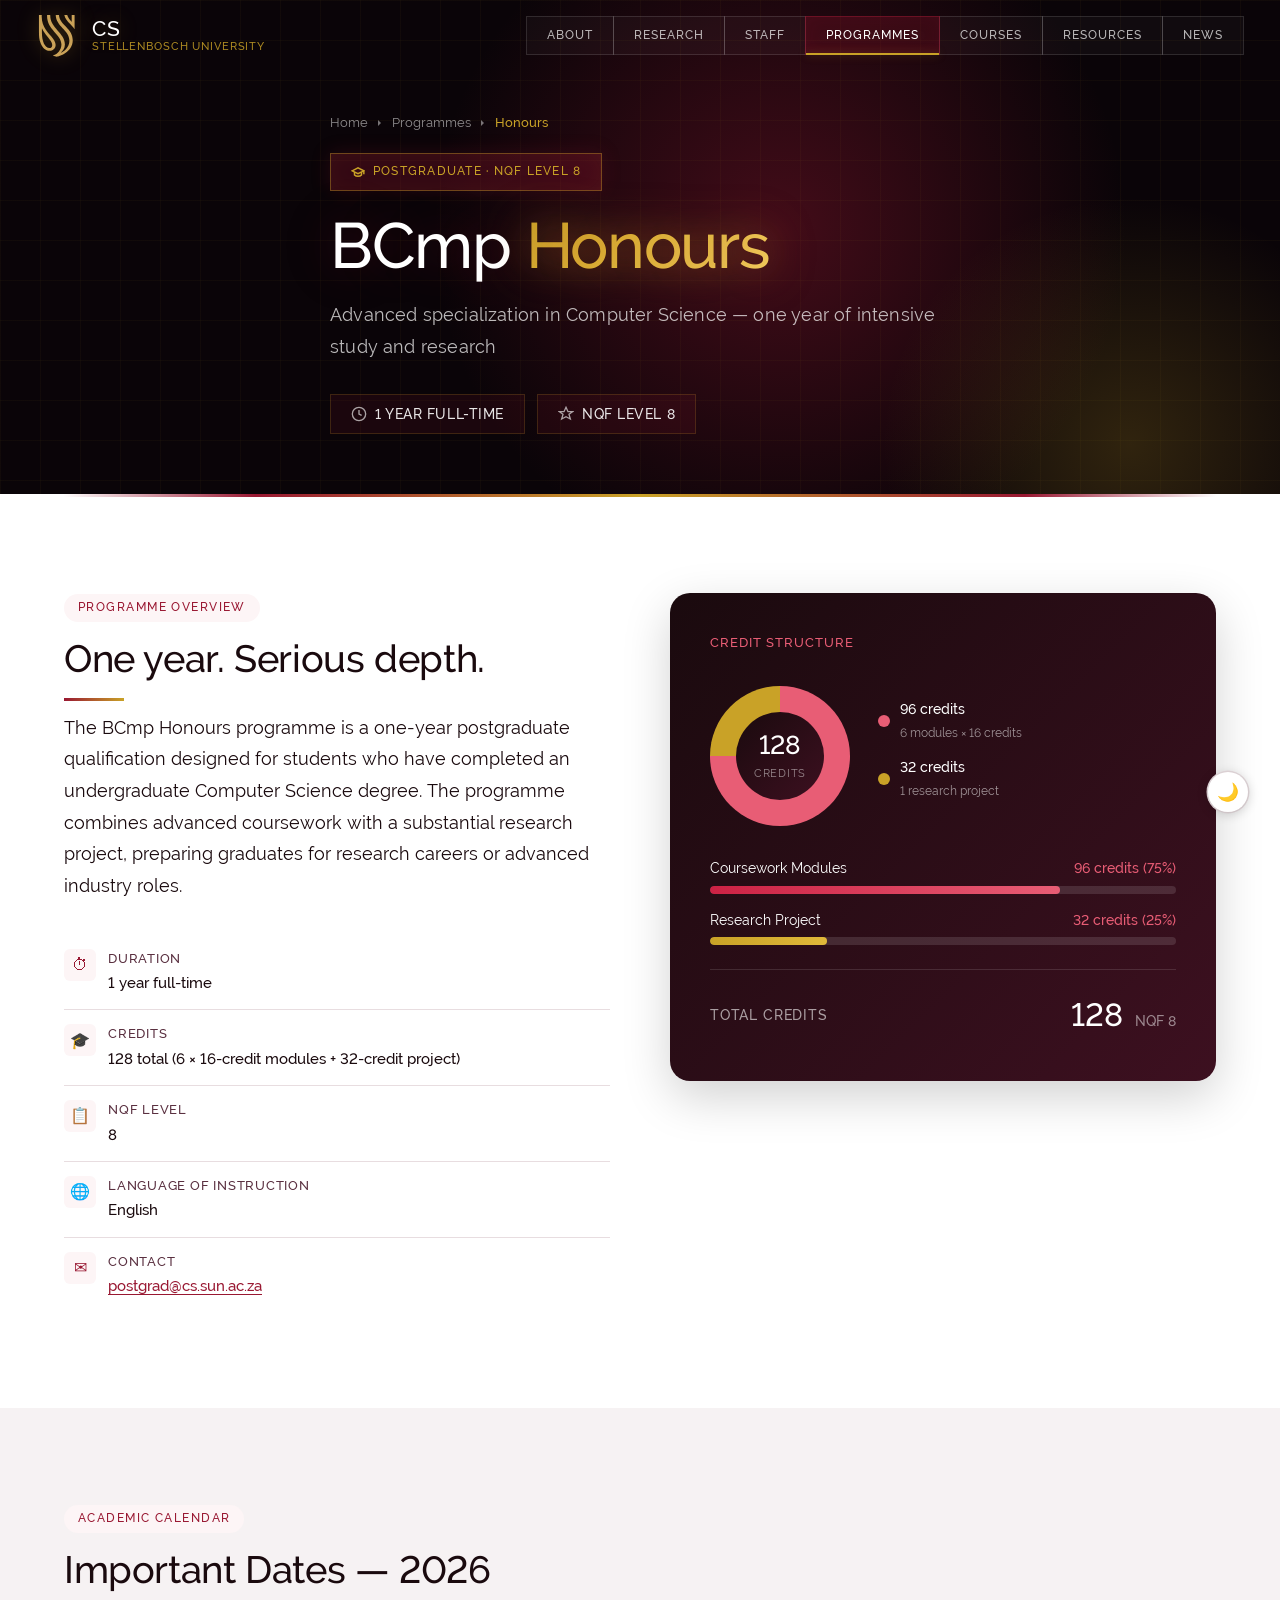
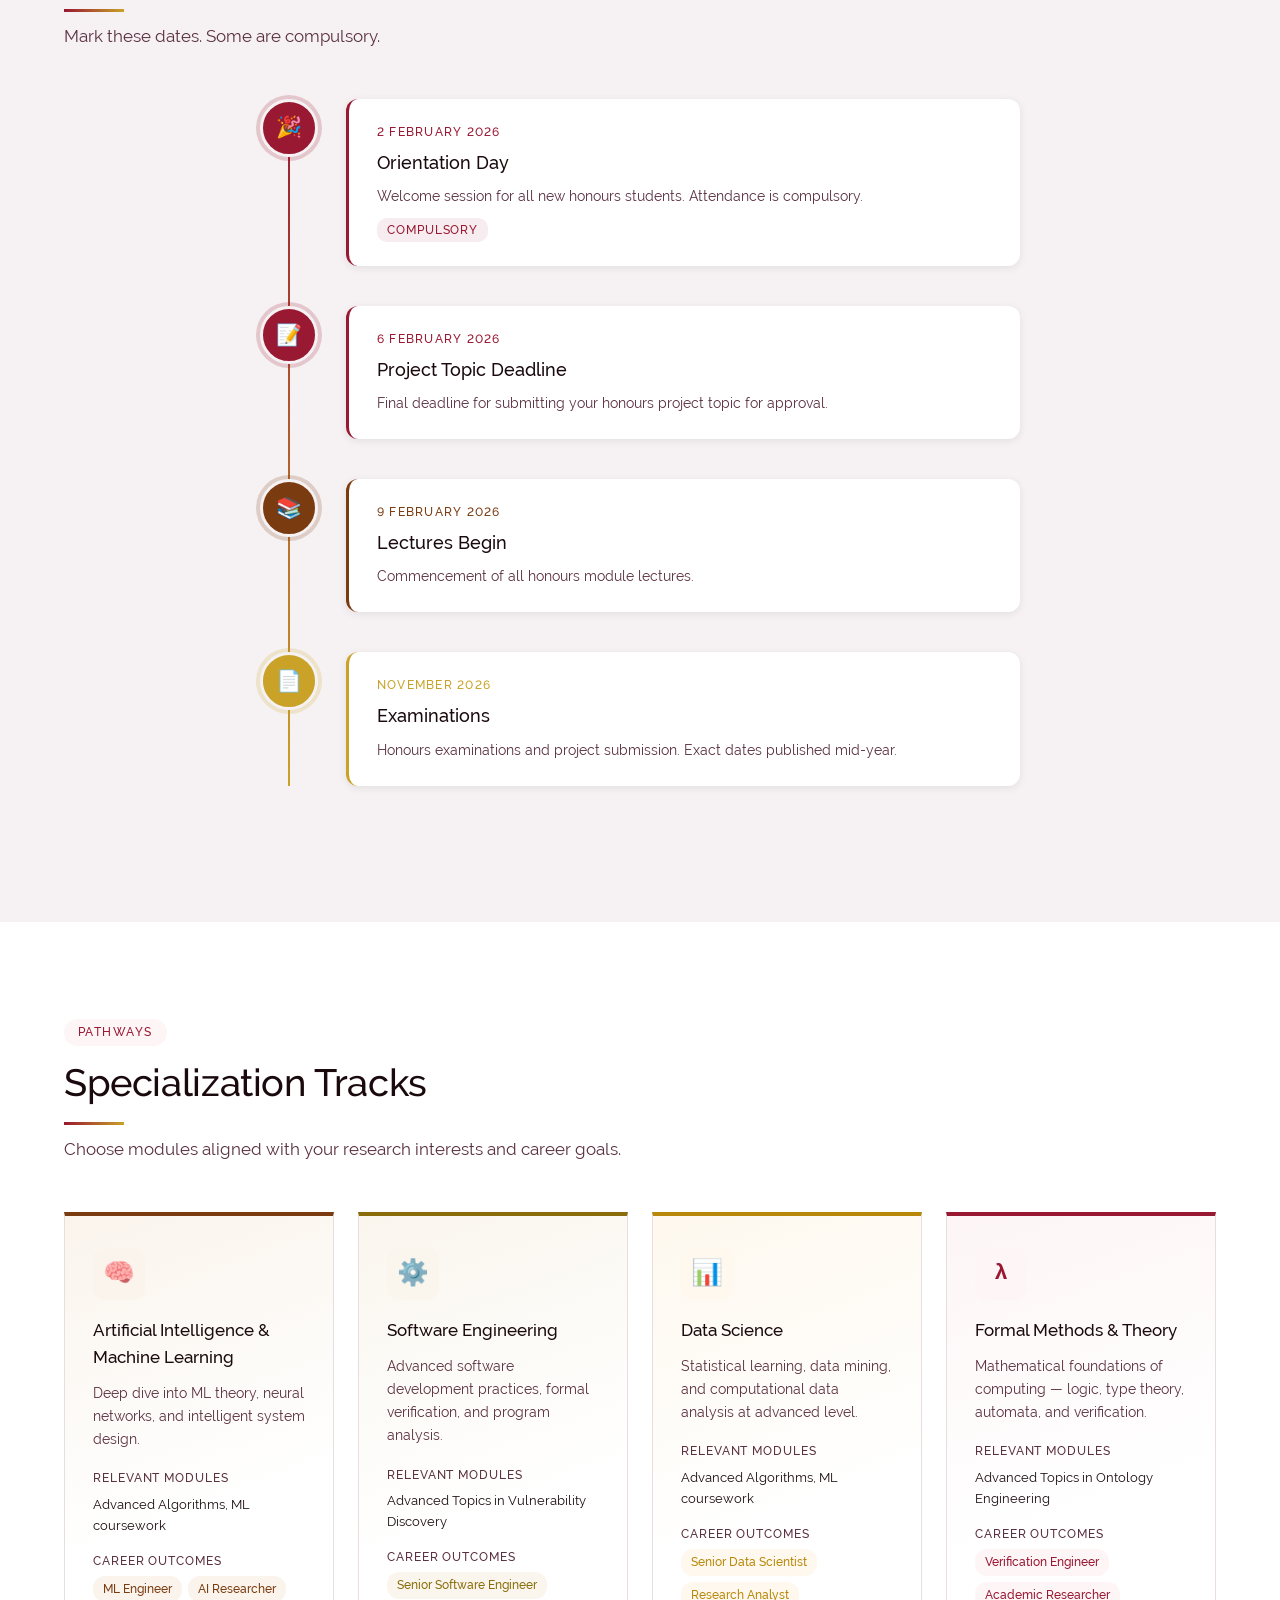
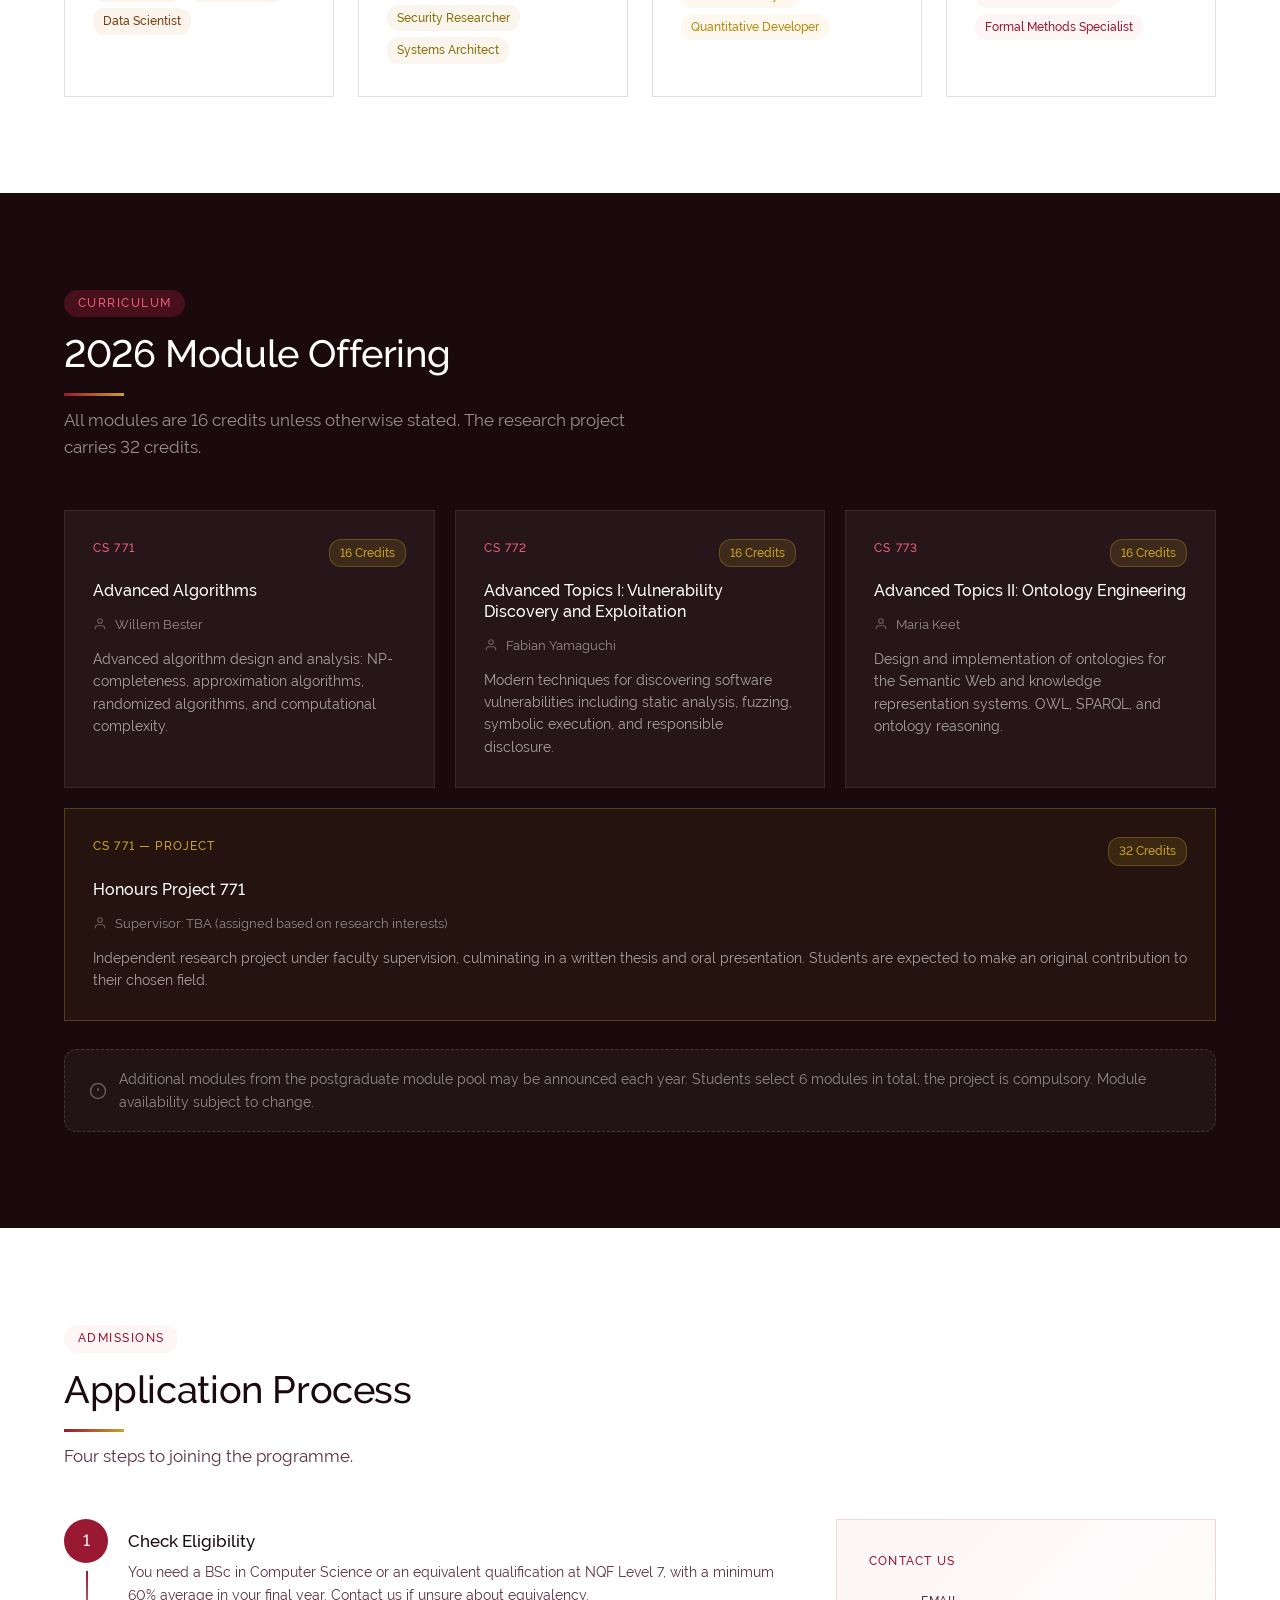
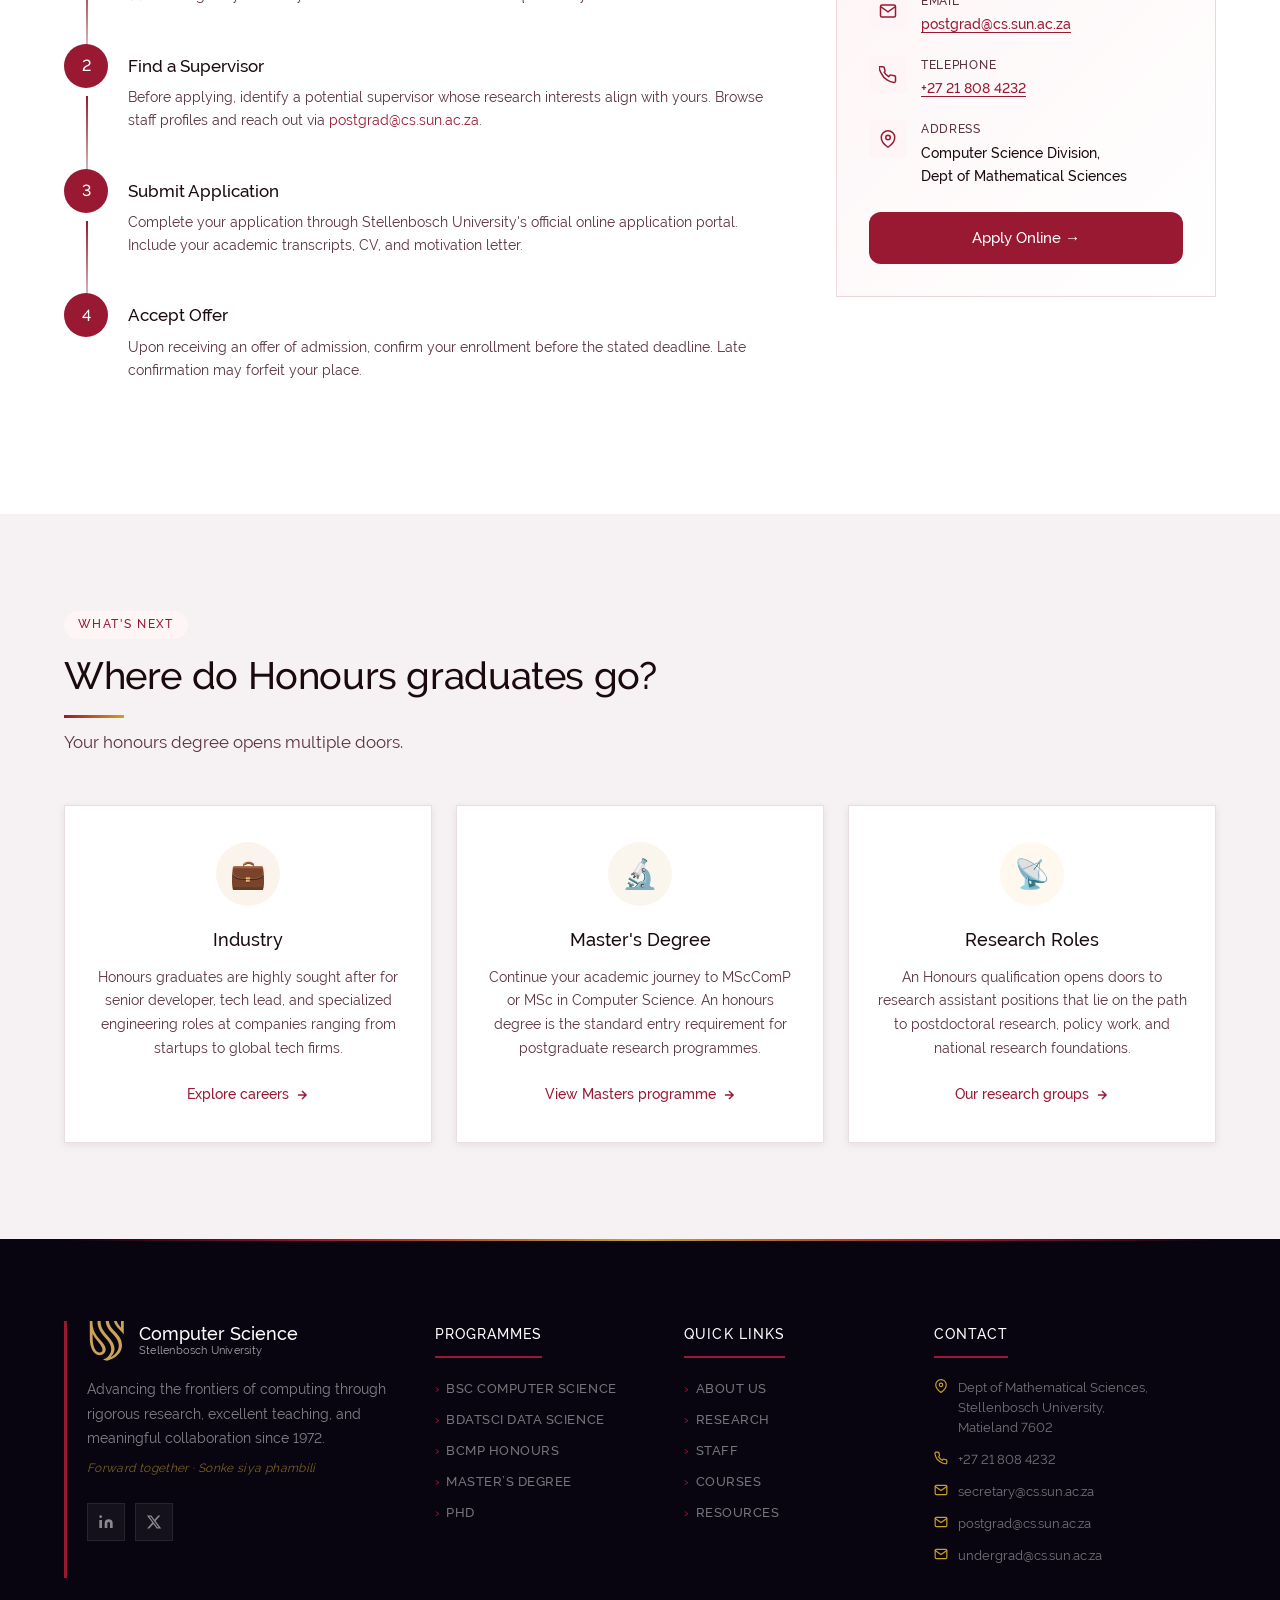
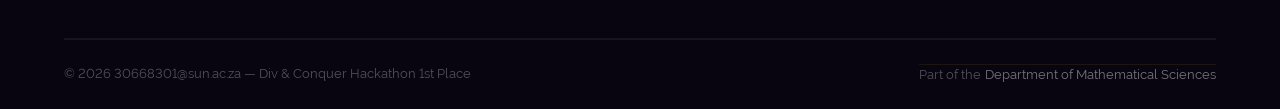
<file: honours.html>
<!DOCTYPE html>
<html lang="en">
<head>
  <script>var t=localStorage.getItem("su-theme");if(t)document.documentElement.setAttribute("data-theme",t);</script>
  <meta charset="UTF-8" />
  <meta name="viewport" content="width=device-width, initial-scale=1.0" />
  <title>BCmp Honours | Computer Science | Stellenbosch University</title>
  <meta name="description" content="BCmp Honours in Computer Science at Stellenbosch University — one-year programme combining advanced coursework with an independent research project." />
  <link rel="icon" type="image/svg+xml" href="su-logo.svg" />
  <meta property="og:title" content="BCmp Honours | Computer Science | Stellenbosch University" />
  <meta property="og:description" content="BCmp Honours in Computer Science at Stellenbosch University — one-year programme combining advanced coursework with an independent research project." />
  <meta property="og:type" content="website" />
  <meta property="og:image" content="su-logo.svg" />
  <link rel="canonical" href="https://fibr0us.github.io/cs-su-website/honours.html" />
  <link rel="preconnect" href="https://fonts.gstatic.com" crossorigin />
  <link rel="stylesheet" href="theme.css" />
  <style>
    /* ─── Page-specific tokens (honours tracks, layout) ──────── */
    :root {
      --honours-purple:      #991832;
      --honours-purple-light:#cc2244;
      --track-blue:          #7a3b10;
      --track-blue-bg:       #faf4ec;
      --track-green:         #8a6d0a;
      --track-green-bg:      #faf6ee;
      --track-orange:        #b8880a;
      --track-orange-bg:     #fef8ee;
      --track-purple:        #991832;
      --track-purple-bg:     #fdf5f6;
    }

    /* ─── Reset & Base ──────────────────────────────────────── */
    *, *::before, *::after { box-sizing: border-box; margin: 0; padding: 0; }
    html { scroll-behavior: smooth; }
    body {
      font-family: var(--font-body);
      background: var(--light);
      color: var(--text-primary);
      line-height: 1.6;
      overflow-x: hidden;
    }
    a { color: inherit; text-decoration: none; }
    ul { list-style: none; }
    img { display: block; max-width: 100%; }

    /* ─── Utility ───────────────────────────────────────────── */
    .container { max-width: var(--max-w); margin: 0 auto; padding: 0 24px; }
    .section-tag {
      display: inline-block;
      font-family: var(--font-head);
      font-size: .75rem;
      font-weight: 600;
      letter-spacing: .12em;
      text-transform: uppercase;
      color: var(--honours-purple);
      background: var(--track-purple-bg);
      padding: 4px 14px;
      border-radius: 20px;
      margin-bottom: 14px;
    }
    .section-title {
      font-family: var(--font-head);
      font-size: clamp(1.6rem, 3vw, 2.4rem);
      font-weight: 700;
      color: var(--dark);
      line-height: 1.2;
      margin-bottom: 12px;
    }
    .section-sub {
      color: var(--text-secondary);
      font-size: 1.05rem;
      max-width: 580px;
      margin-bottom: 48px;
    }

    /* ─── Scroll Animation ──────────────────────────────────── */
    .animate-up {
      opacity: 0;
      transform: translateY(32px);
      transition: opacity .6s ease, transform .6s ease;
    }
    .animate-up.visible {
      opacity: 1;
      transform: translateY(0);
    }

    /* ─── HERO ──────────────────────────────────────────────── */
    .hero {
      position: relative;
      min-height: 480px;
      display: flex;
      align-items: flex-end;
      padding-bottom: 60px;
      padding-top: calc(var(--nav-h) + 40px);
      background: var(--dark);
      overflow: hidden;
    }
    .hero__glow {
      position: absolute;
      top: -120px; left: 50%;
      transform: translateX(-30%);
      width: 700px;
      height: 700px;
      border-radius: 50%;
      background: radial-gradient(circle, rgba(153,24,50,.45) 0%, transparent 70%);
      pointer-events: none;
    }
    .hero__glow-2 {
      position: absolute;
      bottom: -200px; right: -100px;
      width: 500px;
      height: 500px;
      border-radius: 50%;
      background: radial-gradient(circle, rgba(153,24,50,.25) 0%, transparent 70%);
      pointer-events: none;
    }
    .hero__grid {
      position: absolute;
      inset: 0;
      background-image:
        linear-gradient(rgba(255,255,255,.03) 1px, transparent 1px),
        linear-gradient(90deg, rgba(255,255,255,.03) 1px, transparent 1px);
      background-size: 40px 40px;
      pointer-events: none;
    }
    .hero__content { position: relative; z-index: 1; }
    .breadcrumb {
      display: flex;
      align-items: center;
      gap: 8px;
      font-size: .82rem;
      color: rgba(255,255,255,.45);
      margin-bottom: 20px;
    }
    .breadcrumb a {
      color: rgba(255,255,255,.55);
      transition: color var(--transition);
    }
    .breadcrumb a:hover { color: var(--accent); }
    .breadcrumb__sep { font-size: .7rem; }
    .breadcrumb__current { color: rgba(255,255,255,.8); }
    .hero__badge {
      display: inline-flex;
      align-items: center;
      gap: 8px;
      background: rgba(153,24,50,.3);
      border: 1px solid rgba(204,34,68,.4);
      color: #e85d75;
      font-size: .78rem;
      font-weight: 600;
      letter-spacing: .1em;
      text-transform: uppercase;
      padding: 6px 16px;
      border-radius: 20px;
      margin-bottom: 20px;
    }
    .hero__title {
      font-family: var(--font-head);
      font-size: clamp(2.4rem, 5vw, 4rem);
      font-weight: 700;
      color: #fff;
      line-height: 1.1;
      margin-bottom: 18px;
    }
    .hero__title span { color: #e85d75; }
    .hero__sub {
      font-size: clamp(.95rem, 1.5vw, 1.15rem);
      color: rgba(255,255,255,.65);
      max-width: 620px;
      margin-bottom: 32px;
      line-height: 1.7;
    }
    .hero__pills {
      display: flex;
      flex-wrap: wrap;
      gap: 12px;
    }
    .hero__pill {
      display: inline-flex;
      align-items: center;
      gap: 8px;
      background: rgba(255,255,255,.08);
      border: 1px solid rgba(255,255,255,.15);
      color: #fff;
      font-size: .875rem;
      font-weight: 500;
      padding: 8px 20px;
      border-radius: 30px;
      backdrop-filter: blur(4px);
    }
    .hero__pill svg { opacity: .7; }

    /* ─── OVERVIEW ──────────────────────────────────────────── */
    .overview {
      padding: 96px 0;
      background: var(--surface);
    }
    .overview__grid {
      display: grid;
      grid-template-columns: 1fr 1fr;
      gap: 60px;
      align-items: start;
    }
    .overview__lead {
      font-size: 1.1rem;
      color: var(--text-primary);
      line-height: 1.8;
      margin-bottom: 32px;
    }
    .overview__facts {
      display: flex;
      flex-direction: column;
      gap: 0;
    }
    .fact-row {
      display: flex;
      align-items: flex-start;
      gap: 12px;
      padding: 14px 0;
      border-bottom: 1px solid var(--border);
    }
    .fact-row:last-child { border-bottom: none; }
    .fact-row__icon {
      width: 32px;
      height: 32px;
      border-radius: var(--radius-sm);
      background: var(--track-purple-bg);
      display: flex;
      align-items: center;
      justify-content: center;
      flex-shrink: 0;
      color: var(--honours-purple);
      font-size: 1rem;
    }
    .fact-row__label {
      font-size: .8rem;
      font-weight: 600;
      letter-spacing: .06em;
      text-transform: uppercase;
      color: var(--text-secondary);
      margin-bottom: 2px;
    }
    .fact-row__value {
      font-size: .95rem;
      font-weight: 500;
      color: var(--dark);
    }
    .fact-row__value a {
      color: var(--honours-purple);
      text-decoration: underline;
      text-underline-offset: 3px;
    }

    /* Credit card */
    .credit-card {
      background: linear-gradient(135deg, var(--dark) 0%, #3d1020 100%);
      border-radius: var(--radius-lg);
      padding: 40px;
      color: #fff;
      box-shadow: var(--shadow-lg);
      position: sticky;
      top: calc(var(--nav-h) + 24px);
    }
    .credit-card__title {
      font-family: var(--font-head);
      font-size: 1.1rem;
      font-weight: 600;
      color: #e85d75;
      margin-bottom: 32px;
      text-transform: uppercase;
      letter-spacing: .08em;
      font-size: .8rem;
    }
    /* Donut chart via CSS conic-gradient */
    .donut-wrap {
      display: flex;
      align-items: center;
      gap: 28px;
      margin-bottom: 32px;
    }
    .donut {
      width: 140px;
      height: 140px;
      border-radius: 50%;
      background: conic-gradient(
        #e85d75 0% 75%,
        #c9a227 75% 100%
      );
      display: flex;
      align-items: center;
      justify-content: center;
      flex-shrink: 0;
      position: relative;
    }
    .donut::after {
      content: '';
      position: absolute;
      width: 88px;
      height: 88px;
      border-radius: 50%;
      background: linear-gradient(135deg, var(--dark) 0%, #3d1020 100%);
    }
    .donut__label {
      position: relative;
      z-index: 1;
      text-align: center;
      line-height: 1.2;
    }
    .donut__label strong {
      display: block;
      font-family: var(--font-head);
      font-size: 1.6rem;
      font-weight: 700;
      color: #fff;
    }
    .donut__label span {
      font-size: .7rem;
      color: rgba(255,255,255,.5);
      text-transform: uppercase;
      letter-spacing: .06em;
    }
    .donut-legend { flex: 1; }
    .legend-item {
      display: flex;
      align-items: center;
      gap: 10px;
      margin-bottom: 12px;
      font-size: .9rem;
    }
    .legend-dot {
      width: 12px;
      height: 12px;
      border-radius: 50%;
      flex-shrink: 0;
    }
    .legend-dot--purple { background: #e85d75; }
    .legend-dot--gold   { background: var(--accent); }
    .legend-item__info strong { display: block; font-weight: 600; }
    .legend-item__info span { font-size: .78rem; color: rgba(255,255,255,.55); }

    .credit-bars { display: flex; flex-direction: column; gap: 16px; }
    .cbar { }
    .cbar__header {
      display: flex;
      justify-content: space-between;
      font-size: .85rem;
      margin-bottom: 6px;
    }
    .cbar__header span:last-child { font-weight: 600; color: #e85d75; }
    .cbar__track {
      height: 8px;
      background: rgba(255,255,255,.12);
      border-radius: 4px;
      overflow: hidden;
    }
    .cbar__fill {
      height: 100%;
      border-radius: 4px;
      transition: width 1s ease;
    }
    .cbar__fill--purple { background: linear-gradient(90deg, #cc2244, #e85d75); width: 75%; }
    .cbar__fill--gold   { background: linear-gradient(90deg, var(--accent), #e0b93a); width: 25%; }
    .credit-total {
      margin-top: 24px;
      padding-top: 20px;
      border-top: 1px solid rgba(255,255,255,.12);
      display: flex;
      justify-content: space-between;
      align-items: center;
    }
    .credit-total__label {
      font-size: .85rem;
      color: rgba(255,255,255,.6);
      text-transform: uppercase;
      letter-spacing: .06em;
      font-weight: 600;
    }
    .credit-total__num {
      font-family: var(--font-head);
      font-size: 2rem;
      font-weight: 700;
      color: #fff;
    }
    .credit-total__num span {
      font-size: .85rem;
      color: rgba(255,255,255,.5);
      margin-left: 4px;
    }

    /* ─── IMPORTANT DATES ───────────────────────────────────── */
    .dates {
      padding: 96px 0;
      background: var(--surface-alt);
    }
    .timeline {
      position: relative;
      max-width: 760px;
      margin: 0 auto;
    }
    .timeline::before {
      content: '';
      position: absolute;
      left: 28px;
      top: 0; bottom: 0;
      width: 2px;
      background: linear-gradient(to bottom, var(--honours-purple), var(--accent));
    }
    .timeline__item {
      display: flex;
      gap: 28px;
      margin-bottom: 40px;
      align-items: flex-start;
      opacity: 0;
      transform: translateX(-20px);
      transition: opacity .5s ease, transform .5s ease;
    }
    .timeline__item.visible {
      opacity: 1;
      transform: translateX(0);
    }
    .timeline__dot {
      width: 58px;
      height: 58px;
      border-radius: 50%;
      background: var(--honours-purple);
      border: 3px solid var(--surface-alt);
      display: flex;
      align-items: center;
      justify-content: center;
      flex-shrink: 0;
      box-shadow: 0 0 0 4px rgba(153,24,50,.2);
      position: relative;
      z-index: 1;
      color: #fff;
      font-size: 1.3rem;
    }
    .timeline__item:nth-child(2) .timeline__dot { background: var(--primary); box-shadow: 0 0 0 4px rgba(153,24,50,.2); }
    .timeline__item:nth-child(3) .timeline__dot { background: #7a3b10; box-shadow: 0 0 0 4px rgba(122,59,16,.2); }
    .timeline__item:nth-child(4) .timeline__dot { background: var(--accent); box-shadow: 0 0 0 4px rgba(201,162,39,.2); }
    .timeline__card {
      flex: 1;
      background: var(--surface);
      border-radius: var(--radius-md);
      padding: 24px 28px;
      box-shadow: var(--shadow-sm);
      border-left: 3px solid var(--honours-purple);
    }
    .timeline__item:nth-child(2) .timeline__card { border-color: var(--primary); }
    .timeline__item:nth-child(3) .timeline__card { border-color: #7a3b10; }
    .timeline__item:nth-child(4) .timeline__card { border-color: var(--accent); }
    .timeline__date {
      font-size: .78rem;
      font-weight: 700;
      letter-spacing: .1em;
      text-transform: uppercase;
      color: var(--honours-purple);
      margin-bottom: 6px;
    }
    .timeline__item:nth-child(2) .timeline__date { color: var(--primary); }
    .timeline__item:nth-child(3) .timeline__date { color: #7a3b10; }
    .timeline__item:nth-child(4) .timeline__date { color: var(--accent); }
    .timeline__event {
      font-family: var(--font-head);
      font-size: 1.1rem;
      font-weight: 600;
      color: var(--dark);
      margin-bottom: 8px;
    }
    .timeline__desc {
      font-size: .9rem;
      color: var(--text-secondary);
      line-height: 1.6;
    }
    .timeline__compulsory {
      display: inline-block;
      margin-top: 10px;
      font-size: .72rem;
      font-weight: 700;
      letter-spacing: .08em;
      text-transform: uppercase;
      color: var(--primary);
      background: rgba(153,24,50,.08);
      padding: 3px 10px;
      border-radius: 10px;
    }

    /* ─── TRACKS ────────────────────────────────────────────── */
    .tracks {
      padding: 96px 0;
      background: var(--surface);
    }
    .tracks__grid {
      display: grid;
      grid-template-columns: repeat(auto-fit, minmax(260px, 1fr));
      gap: 24px;
    }
    .track-card {
      border-radius: var(--radius-md);
      padding: 32px 28px;
      border: 1px solid var(--border);
      background: var(--surface);
      transition: transform var(--transition), box-shadow var(--transition);
      cursor: default;
    }
    .track-card:hover {
      transform: translateY(-6px);
      box-shadow: var(--shadow-md);
    }
    .track-card--blue   { border-top: 4px solid var(--track-blue);   background: linear-gradient(160deg, var(--track-blue-bg) 0%, var(--surface) 60%); }
    .track-card--green  { border-top: 4px solid var(--track-green);  background: linear-gradient(160deg, var(--track-green-bg) 0%, var(--surface) 60%); }
    .track-card--orange { border-top: 4px solid var(--track-orange); background: linear-gradient(160deg, var(--track-orange-bg) 0%, var(--surface) 60%); }
    .track-card--purple { border-top: 4px solid var(--track-purple); background: linear-gradient(160deg, var(--track-purple-bg) 0%, var(--surface) 60%); }
    .track-icon {
      width: 52px;
      height: 52px;
      border-radius: var(--radius-md);
      display: flex;
      align-items: center;
      justify-content: center;
      font-size: 1.6rem;
      margin-bottom: 18px;
    }
    .track-card--blue   .track-icon { background: var(--track-blue-bg);   color: var(--track-blue);   }
    .track-card--green  .track-icon { background: var(--track-green-bg);  color: var(--track-green);  }
    .track-card--orange .track-icon { background: var(--track-orange-bg); color: var(--track-orange); }
    .track-card--purple .track-icon { background: var(--track-purple-bg); color: var(--track-purple); }
    .track-card__title {
      font-family: var(--font-head);
      font-size: 1.05rem;
      font-weight: 700;
      color: var(--dark);
      margin-bottom: 10px;
    }
    .track-card__desc {
      font-size: .88rem;
      color: var(--text-secondary);
      line-height: 1.65;
      margin-bottom: 18px;
    }
    .track-card__label {
      font-size: .72rem;
      font-weight: 700;
      letter-spacing: .08em;
      text-transform: uppercase;
      color: var(--text-secondary);
      margin-bottom: 6px;
    }
    .track-card__modules {
      font-size: .82rem;
      color: var(--text-primary);
      margin-bottom: 16px;
    }
    .track-outcomes {
      display: flex;
      flex-wrap: wrap;
      gap: 6px;
    }
    .track-pill {
      font-size: .72rem;
      font-weight: 500;
      padding: 4px 10px;
      border-radius: 12px;
    }
    .track-card--blue   .track-pill { background: var(--track-blue-bg);   color: var(--track-blue);   }
    .track-card--green  .track-pill { background: var(--track-green-bg);  color: var(--track-green);  }
    .track-card--orange .track-pill { background: var(--track-orange-bg); color: var(--track-orange); }
    .track-card--purple .track-pill { background: var(--track-purple-bg); color: var(--track-purple); }

    /* ─── MODULE CATALOGUE ──────────────────────────────────── */
    .modules {
      padding: 96px 0;
      background: var(--dark);
    }
    .modules .section-tag { background: rgba(204,34,68,.25); color: #e85d75; }
    .modules .section-title { color: #fff; }
    .modules .section-sub { color: rgba(255,255,255,.55); }
    .modules__grid {
      display: grid;
      grid-template-columns: repeat(auto-fit, minmax(300px, 1fr));
      gap: 20px;
    }
    .module-card {
      background: rgba(255,255,255,.05);
      border: 1px solid rgba(255,255,255,.08);
      border-radius: var(--radius-md);
      padding: 28px;
      transition: background var(--transition), transform var(--transition);
    }
    .module-card:hover {
      background: rgba(255,255,255,.08);
      transform: translateY(-4px);
    }
    .module-card__top {
      display: flex;
      justify-content: space-between;
      align-items: flex-start;
      margin-bottom: 14px;
      gap: 12px;
    }
    .module-card__code {
      font-size: .72rem;
      font-weight: 700;
      letter-spacing: .1em;
      text-transform: uppercase;
      color: #e85d75;
    }
    .module-card__credits {
      flex-shrink: 0;
      background: rgba(201,162,39,.15);
      color: var(--accent);
      border: 1px solid rgba(201,162,39,.3);
      font-size: .72rem;
      font-weight: 700;
      padding: 4px 10px;
      border-radius: 12px;
      white-space: nowrap;
    }
    .module-card__name {
      font-family: var(--font-head);
      font-size: 1rem;
      font-weight: 600;
      color: #fff;
      margin-bottom: 12px;
      line-height: 1.3;
    }
    .module-card__lecturer {
      display: flex;
      align-items: center;
      gap: 8px;
      font-size: .82rem;
      color: rgba(255,255,255,.5);
      margin-bottom: 14px;
    }
    .module-card__lecturer svg { opacity: .6; }
    .module-card__desc {
      font-size: .85rem;
      color: rgba(255,255,255,.6);
      line-height: 1.65;
    }
    .module-card--project {
      grid-column: 1 / -1;
      border-color: rgba(201,162,39,.3);
      background: rgba(201,162,39,.06);
    }
    .module-card--project .module-card__code { color: var(--accent); }
    .modules__note {
      margin-top: 28px;
      padding: 18px 24px;
      border-radius: var(--radius-md);
      background: rgba(255,255,255,.04);
      border: 1px dashed rgba(255,255,255,.15);
      font-size: .88rem;
      color: rgba(255,255,255,.5);
      display: flex;
      align-items: center;
      gap: 12px;
    }
    .modules__note svg { flex-shrink: 0; opacity: .6; }

    /* ─── APPLICATION ───────────────────────────────────────── */
    .apply {
      padding: 96px 0;
      background: var(--surface);
    }
    .apply__layout {
      display: grid;
      grid-template-columns: 1fr 380px;
      gap: 60px;
      align-items: start;
    }
    .steps {
      display: flex;
      flex-direction: column;
      gap: 0;
    }
    .step {
      display: flex;
      gap: 20px;
      position: relative;
    }
    .step:not(:last-child)::before {
      content: '';
      position: absolute;
      left: 22px;
      top: 52px;
      bottom: -20px;
      width: 2px;
      background: linear-gradient(to bottom, var(--honours-purple), var(--border));
    }
    .step__num {
      width: 44px;
      height: 44px;
      border-radius: 50%;
      background: var(--honours-purple);
      color: #fff;
      font-family: var(--font-head);
      font-size: 1rem;
      font-weight: 700;
      display: flex;
      align-items: center;
      justify-content: center;
      flex-shrink: 0;
      position: relative;
      z-index: 1;
    }
    .step__body { padding-bottom: 36px; }
    .step__title {
      font-family: var(--font-head);
      font-size: 1.05rem;
      font-weight: 600;
      color: var(--dark);
      margin-bottom: 6px;
      margin-top: 10px;
    }
    .step__desc { font-size: .9rem; color: var(--text-secondary); line-height: 1.6; }

    .contact-card {
      background: linear-gradient(135deg, #fdf5f6, var(--surface));
      border: 1px solid rgba(153,24,50,.15);
      border-radius: var(--radius-lg);
      padding: 32px;
      position: sticky;
      top: calc(var(--nav-h) + 24px);
    }
    .contact-card__title {
      font-family: var(--font-head);
      font-size: .78rem;
      font-weight: 700;
      letter-spacing: .1em;
      text-transform: uppercase;
      color: var(--honours-purple);
      margin-bottom: 20px;
    }
    .contact-item {
      display: flex;
      gap: 14px;
      align-items: flex-start;
      margin-bottom: 20px;
    }
    .contact-item:last-child { margin-bottom: 0; }
    .contact-icon {
      width: 38px;
      height: 38px;
      border-radius: var(--radius-sm);
      background: var(--track-purple-bg);
      display: flex;
      align-items: center;
      justify-content: center;
      flex-shrink: 0;
      color: var(--honours-purple);
    }
    .contact-item__label {
      font-size: .72rem;
      font-weight: 700;
      letter-spacing: .06em;
      text-transform: uppercase;
      color: var(--text-secondary);
      margin-bottom: 3px;
    }
    .contact-item__value {
      font-size: .9rem;
      color: var(--dark);
      font-weight: 500;
    }
    .contact-item__value a {
      color: var(--honours-purple);
      text-decoration: underline;
      text-underline-offset: 3px;
    }
    .apply-btn {
      display: block;
      width: 100%;
      margin-top: 24px;
      padding: 14px;
      text-align: center;
      background: var(--honours-purple);
      color: #fff;
      font-family: var(--font-head);
      font-size: .95rem;
      font-weight: 600;
      border-radius: var(--radius-md);
      border: none;
      cursor: pointer;
      transition: background var(--transition), transform var(--transition);
    }
    .apply-btn:hover { background: #6b0020; transform: translateY(-2px); }

    /* ─── AFTER HONOURS ─────────────────────────────────────── */
    .after {
      padding: 96px 0;
      background: var(--surface-alt);
    }
    .after__grid {
      display: grid;
      grid-template-columns: repeat(3, 1fr);
      gap: 24px;
    }
    .path-card {
      background: var(--surface);
      border-radius: var(--radius-md);
      padding: 36px 28px;
      text-align: center;
      box-shadow: var(--shadow-sm);
      border: 1px solid var(--border);
      transition: transform var(--transition), box-shadow var(--transition);
    }
    .path-card:hover { transform: translateY(-8px); box-shadow: var(--shadow-md); }
    .path-card__icon {
      width: 64px;
      height: 64px;
      border-radius: 50%;
      margin: 0 auto 20px;
      display: flex;
      align-items: center;
      justify-content: center;
      font-size: 1.8rem;
    }
    .path-card:nth-child(1) .path-card__icon { background: #faf4ec; }
    .path-card:nth-child(2) .path-card__icon { background: #faf6ee; }
    .path-card:nth-child(3) .path-card__icon { background: #fef8ee; }
    .path-card__title {
      font-family: var(--font-head);
      font-size: 1.1rem;
      font-weight: 700;
      color: var(--dark);
      margin-bottom: 12px;
    }
    .path-card__desc {
      font-size: .9rem;
      color: var(--text-secondary);
      line-height: 1.65;
      margin-bottom: 20px;
    }
    .path-card__link {
      display: inline-flex;
      align-items: center;
      gap: 6px;
      font-size: .85rem;
      font-weight: 600;
      color: var(--honours-purple);
      transition: gap var(--transition);
    }
    .path-card__link:hover { gap: 10px; }


    /* ─── RESPONSIVE ────────────────────────────────────────── */
    @media (max-width: 960px) {
      .overview__grid   { grid-template-columns: 1fr; gap: 40px; }
      .credit-card      { position: static; }
      .apply__layout    { grid-template-columns: 1fr; gap: 40px; }
      .contact-card     { position: static; }
      .after__grid      { grid-template-columns: 1fr; }
    }
    @media (max-width: 768px) {
      .tracks__grid     { grid-template-columns: 1fr; }
    }
    @media (max-width: 520px) {
      .modules__grid    { grid-template-columns: 1fr; }
      .module-card--project { grid-column: 1; }
      .hero__pill       { font-size: .78rem; padding: 7px 14px; }
    }
  </style>
</head>
<body>
<a href="#main-content" class="skip-to-content">Skip to main content</a>

  <!-- ── NAVIGATION (Web Component) ── -->
  <script src="components.js"></script>
  <su-nav></su-nav>

  <!-- ═══════════════════════════════════════════════════ HERO -->
  <header class="hero" id="main-content">
    <div class="hero__glow"  aria-hidden="true"></div>
    <div class="hero__glow-2" aria-hidden="true"></div>
    <div class="hero__grid"  aria-hidden="true"></div>
    <div class="container hero__content">
      <nav class="breadcrumb" aria-label="Breadcrumb">
        <a href="index.html">Home</a>
        <svg class="breadcrumb__sep" width="8" height="8" viewBox="0 0 8 8" fill="currentColor" aria-hidden="true"><path d="M2 1l3 3-3 3"/></svg>
        <a href="programmes.html">Programmes</a>
        <svg class="breadcrumb__sep" width="8" height="8" viewBox="0 0 8 8" fill="currentColor" aria-hidden="true"><path d="M2 1l3 3-3 3"/></svg>
        <span class="breadcrumb__current">Honours</span>
      </nav>

      <div class="hero__badge" aria-label="Postgraduate qualification">
        <svg width="14" height="14" viewBox="0 0 24 24" fill="none" stroke="currentColor" stroke-width="2.5" aria-hidden="true"><path d="M22 10v6M2 10l10-5 10 5-10 5z"/><path d="M6 12v5c3 3 9 3 12 0v-5"/></svg>
        Postgraduate · NQF Level 8
      </div>

      <h1 class="hero__title">BCmp <span>Honours</span></h1>
      <p class="hero__sub">Advanced specialization in Computer Science — one year of intensive study and research</p>

      <div class="hero__pills">
        <div class="hero__pill">
          <svg width="16" height="16" viewBox="0 0 24 24" fill="none" stroke="currentColor" stroke-width="2" aria-hidden="true"><circle cx="12" cy="12" r="10"/><path d="M12 6v6l4 2"/></svg>
          1 Year Full-Time
        </div>
        <div class="hero__pill">
          <svg width="16" height="16" viewBox="0 0 24 24" fill="none" stroke="currentColor" stroke-width="2" aria-hidden="true"><path d="M12 2l3 6.5H22l-5.5 4 2 7L12 16l-6.5 3.5 2-7L2 8.5h7L12 2z"/></svg>
          NQF Level 8
        </div>
      </div>
    </div>
  </header>

  <!-- ═══════════════════════════════════════════════════ OVERVIEW -->
  <section class="overview" id="about">
    <div class="container">
      <div class="overview__grid">
        <!-- Left column -->
        <div class="animate-up">
          <span class="section-tag">Programme Overview</span>
          <h2 class="section-title">One year. Serious depth.</h2>

          <p class="overview__lead">
            The BCmp Honours programme is a one-year postgraduate qualification designed for students
            who have completed an undergraduate Computer Science degree. The programme combines
            advanced coursework with a substantial research project, preparing graduates for research
            careers or advanced industry roles.
          </p>

          <ul class="overview__facts" aria-label="Programme key facts">
            <li class="fact-row">
              <div class="fact-row__icon" aria-hidden="true">⏱</div>
              <div>
                <div class="fact-row__label">Duration</div>
                <div class="fact-row__value">1 year full-time</div>
              </div>
            </li>
            <li class="fact-row">
              <div class="fact-row__icon" aria-hidden="true">🎓</div>
              <div>
                <div class="fact-row__label">Credits</div>
                <div class="fact-row__value">128 total (6 × 16-credit modules + 32-credit project)</div>
              </div>
            </li>
            <li class="fact-row">
              <div class="fact-row__icon" aria-hidden="true">📋</div>
              <div>
                <div class="fact-row__label">NQF Level</div>
                <div class="fact-row__value">8</div>
              </div>
            </li>
            <li class="fact-row">
              <div class="fact-row__icon" aria-hidden="true">🌐</div>
              <div>
                <div class="fact-row__label">Language of Instruction</div>
                <div class="fact-row__value">English</div>
              </div>
            </li>
            <li class="fact-row">
              <div class="fact-row__icon" aria-hidden="true">✉</div>
              <div>
                <div class="fact-row__label">Contact</div>
                <div class="fact-row__value">
                  <a href="mailto:postgrad@cs.sun.ac.za">postgrad@cs.sun.ac.za</a>
                </div>
              </div>
            </li>
          </ul>
        </div>

        <!-- Right column: Credit breakdown card -->
        <div class="animate-up" style="transition-delay:.15s">
          <div class="credit-card" role="region" aria-label="Credit breakdown">
            <div class="credit-card__title">Credit Structure</div>

            <div class="donut-wrap">
              <div class="donut" aria-hidden="true">
                <div class="donut__label">
                  <strong>128</strong>
                  <span>credits</span>
                </div>
              </div>
              <div class="donut-legend">
                <div class="legend-item">
                  <div class="legend-dot legend-dot--purple"></div>
                  <div class="legend-item__info">
                    <strong>96 credits</strong>
                    <span>6 modules × 16 credits</span>
                  </div>
                </div>
                <div class="legend-item">
                  <div class="legend-dot legend-dot--gold"></div>
                  <div class="legend-item__info">
                    <strong>32 credits</strong>
                    <span>1 research project</span>
                  </div>
                </div>
              </div>
            </div>

            <div class="credit-bars">
              <div class="cbar">
                <div class="cbar__header">
                  <span>Coursework Modules</span>
                  <span>96 credits (75%)</span>
                </div>
                <div class="cbar__track">
                  <div class="cbar__fill cbar__fill--purple"></div>
                </div>
              </div>
              <div class="cbar">
                <div class="cbar__header">
                  <span>Research Project</span>
                  <span>32 credits (25%)</span>
                </div>
                <div class="cbar__track">
                  <div class="cbar__fill cbar__fill--gold"></div>
                </div>
              </div>
            </div>

            <div class="credit-total">
              <span class="credit-total__label">Total Credits</span>
              <div class="credit-total__num">128 <span>NQF 8</span></div>
            </div>
          </div>
        </div>
      </div>
    </div>
  </section>

  <!-- ═══════════════════════════════════════════════════ IMPORTANT DATES -->
  <section class="dates" id="dates">
    <div class="container">
      <div class="animate-up">
        <span class="section-tag">Academic Calendar</span>
        <h2 class="section-title">Important Dates — 2026</h2>
        <p class="section-sub">Mark these dates. Some are compulsory.</p>
      </div>

      <div class="timeline" role="list">
        <div class="timeline__item" role="listitem">
          <div class="timeline__dot" aria-hidden="true">🎉</div>
          <div class="timeline__card">
            <div class="timeline__date">2 February 2026</div>
            <div class="timeline__event">Orientation Day</div>
            <p class="timeline__desc">Welcome session for all new honours students. Attendance is compulsory.</p>
            <span class="timeline__compulsory">Compulsory</span>
          </div>
        </div>

        <div class="timeline__item" role="listitem">
          <div class="timeline__dot" aria-hidden="true">📝</div>
          <div class="timeline__card">
            <div class="timeline__date">6 February 2026</div>
            <div class="timeline__event">Project Topic Deadline</div>
            <p class="timeline__desc">Final deadline for submitting your honours project topic for approval.</p>
          </div>
        </div>

        <div class="timeline__item" role="listitem">
          <div class="timeline__dot" aria-hidden="true">📚</div>
          <div class="timeline__card">
            <div class="timeline__date">9 February 2026</div>
            <div class="timeline__event">Lectures Begin</div>
            <p class="timeline__desc">Commencement of all honours module lectures.</p>
          </div>
        </div>

        <div class="timeline__item" role="listitem">
          <div class="timeline__dot" aria-hidden="true">📄</div>
          <div class="timeline__card">
            <div class="timeline__date">November 2026</div>
            <div class="timeline__event">Examinations</div>
            <p class="timeline__desc">Honours examinations and project submission. Exact dates published mid-year.</p>
          </div>
        </div>
      </div>
    </div>
  </section>

  <!-- ═══════════════════════════════════════════════════ TRACKS -->
  <section class="tracks" id="tracks">
    <div class="container">
      <div class="animate-up">
        <span class="section-tag">Pathways</span>
        <h2 class="section-title">Specialization Tracks</h2>
        <p class="section-sub">Choose modules aligned with your research interests and career goals.</p>
      </div>

      <div class="tracks__grid">
        <!-- AI & ML -->
        <article class="track-card track-card--blue animate-up">
          <div class="track-icon" aria-hidden="true">🧠</div>
          <h3 class="track-card__title">Artificial Intelligence &amp; Machine Learning</h3>
          <p class="track-card__desc">Deep dive into ML theory, neural networks, and intelligent system design.</p>
          <div class="track-card__label">Relevant Modules</div>
          <p class="track-card__modules">Advanced Algorithms, ML coursework</p>
          <div class="track-card__label">Career Outcomes</div>
          <div class="track-outcomes">
            <span class="track-pill">ML Engineer</span>
            <span class="track-pill">AI Researcher</span>
            <span class="track-pill">Data Scientist</span>
          </div>
        </article>

        <!-- Software Engineering -->
        <article class="track-card track-card--green animate-up" style="transition-delay:.1s">
          <div class="track-icon" aria-hidden="true">⚙️</div>
          <h3 class="track-card__title">Software Engineering</h3>
          <p class="track-card__desc">Advanced software development practices, formal verification, and program analysis.</p>
          <div class="track-card__label">Relevant Modules</div>
          <p class="track-card__modules">Advanced Topics in Vulnerability Discovery</p>
          <div class="track-card__label">Career Outcomes</div>
          <div class="track-outcomes">
            <span class="track-pill">Senior Software Engineer</span>
            <span class="track-pill">Security Researcher</span>
            <span class="track-pill">Systems Architect</span>
          </div>
        </article>

        <!-- Data Science -->
        <article class="track-card track-card--orange animate-up" style="transition-delay:.2s">
          <div class="track-icon" aria-hidden="true">📊</div>
          <h3 class="track-card__title">Data Science</h3>
          <p class="track-card__desc">Statistical learning, data mining, and computational data analysis at advanced level.</p>
          <div class="track-card__label">Relevant Modules</div>
          <p class="track-card__modules">Advanced Algorithms, ML coursework</p>
          <div class="track-card__label">Career Outcomes</div>
          <div class="track-outcomes">
            <span class="track-pill">Senior Data Scientist</span>
            <span class="track-pill">Research Analyst</span>
            <span class="track-pill">Quantitative Developer</span>
          </div>
        </article>

        <!-- Formal Methods -->
        <article class="track-card track-card--purple animate-up" style="transition-delay:.3s">
          <div class="track-icon" aria-hidden="true" style="font-family:monospace;font-size:1.4rem;font-weight:700;">λ</div>
          <h3 class="track-card__title">Formal Methods &amp; Theory</h3>
          <p class="track-card__desc">Mathematical foundations of computing — logic, type theory, automata, and verification.</p>
          <div class="track-card__label">Relevant Modules</div>
          <p class="track-card__modules">Advanced Topics in Ontology Engineering</p>
          <div class="track-card__label">Career Outcomes</div>
          <div class="track-outcomes">
            <span class="track-pill">Verification Engineer</span>
            <span class="track-pill">Academic Researcher</span>
            <span class="track-pill">Formal Methods Specialist</span>
          </div>
        </article>
      </div>
    </div>
  </section>

  <!-- ═══════════════════════════════════════════════════ MODULE CATALOGUE -->
  <section class="modules" id="modules">
    <div class="container">
      <div class="animate-up">
        <span class="section-tag">Curriculum</span>
        <h2 class="section-title">2026 Module Offering</h2>
        <p class="section-sub">All modules are 16 credits unless otherwise stated. The research project carries 32 credits.</p>
      </div>

      <div class="modules__grid">
        <!-- Advanced Algorithms -->
        <article class="module-card animate-up">
          <div class="module-card__top">
            <span class="module-card__code">CS 771</span>
            <span class="module-card__credits">16 Credits</span>
          </div>
          <h3 class="module-card__name">Advanced Algorithms</h3>
          <div class="module-card__lecturer" aria-label="Lecturer: Willem Bester">
            <svg width="14" height="14" viewBox="0 0 24 24" fill="none" stroke="currentColor" stroke-width="2" aria-hidden="true"><path d="M20 21v-2a4 4 0 00-4-4H8a4 4 0 00-4 4v2"/><circle cx="12" cy="7" r="4"/></svg>
            Willem Bester
          </div>
          <p class="module-card__desc">
            Advanced algorithm design and analysis: NP-completeness, approximation algorithms,
            randomized algorithms, and computational complexity.
          </p>
        </article>

        <!-- Vulnerability Discovery -->
        <article class="module-card animate-up" style="transition-delay:.1s">
          <div class="module-card__top">
            <span class="module-card__code">CS 772</span>
            <span class="module-card__credits">16 Credits</span>
          </div>
          <h3 class="module-card__name">Advanced Topics I: Vulnerability Discovery and Exploitation</h3>
          <div class="module-card__lecturer" aria-label="Lecturer: Fabian Yamaguchi">
            <svg width="14" height="14" viewBox="0 0 24 24" fill="none" stroke="currentColor" stroke-width="2" aria-hidden="true"><path d="M20 21v-2a4 4 0 00-4-4H8a4 4 0 00-4 4v2"/><circle cx="12" cy="7" r="4"/></svg>
            Fabian Yamaguchi
          </div>
          <p class="module-card__desc">
            Modern techniques for discovering software vulnerabilities including static analysis,
            fuzzing, symbolic execution, and responsible disclosure.
          </p>
        </article>

        <!-- Ontology Engineering -->
        <article class="module-card animate-up" style="transition-delay:.2s">
          <div class="module-card__top">
            <span class="module-card__code">CS 773</span>
            <span class="module-card__credits">16 Credits</span>
          </div>
          <h3 class="module-card__name">Advanced Topics II: Ontology Engineering</h3>
          <div class="module-card__lecturer" aria-label="Lecturer: Maria Keet">
            <svg width="14" height="14" viewBox="0 0 24 24" fill="none" stroke="currentColor" stroke-width="2" aria-hidden="true"><path d="M20 21v-2a4 4 0 00-4-4H8a4 4 0 00-4 4v2"/><circle cx="12" cy="7" r="4"/></svg>
            Maria Keet
          </div>
          <p class="module-card__desc">
            Design and implementation of ontologies for the Semantic Web and knowledge representation
            systems. OWL, SPARQL, and ontology reasoning.
          </p>
        </article>

        <!-- Honours Project (full-width) -->
        <article class="module-card module-card--project animate-up" style="transition-delay:.3s">
          <div class="module-card__top">
            <span class="module-card__code">CS 771 — Project</span>
            <span class="module-card__credits">32 Credits</span>
          </div>
          <h3 class="module-card__name">Honours Project 771</h3>
          <div class="module-card__lecturer" aria-label="Supervisor: To be assigned">
            <svg width="14" height="14" viewBox="0 0 24 24" fill="none" stroke="currentColor" stroke-width="2" aria-hidden="true"><path d="M20 21v-2a4 4 0 00-4-4H8a4 4 0 00-4 4v2"/><circle cx="12" cy="7" r="4"/></svg>
            Supervisor: TBA (assigned based on research interests)
          </div>
          <p class="module-card__desc">
            Independent research project under faculty supervision, culminating in a written thesis
            and oral presentation. Students are expected to make an original contribution to their
            chosen field.
          </p>
        </article>
      </div>

      <div class="modules__note animate-up">
        <svg width="18" height="18" viewBox="0 0 24 24" fill="none" stroke="currentColor" stroke-width="2" aria-hidden="true"><circle cx="12" cy="12" r="10"/><path d="M12 8v4M12 16h.01"/></svg>
        <span>
          Additional modules from the postgraduate module pool may be announced each year.
          Students select 6 modules in total; the project is compulsory. Module availability subject to change.
        </span>
      </div>
    </div>
  </section>

  <!-- ═══════════════════════════════════════════════════ APPLICATION -->
  <section class="apply" id="apply">
    <div class="container">
      <div class="animate-up">
        <span class="section-tag">Admissions</span>
        <h2 class="section-title">Application Process</h2>
        <p class="section-sub">Four steps to joining the programme.</p>
      </div>

      <div class="apply__layout">
        <!-- Steps -->
        <div class="steps animate-up">
          <div class="step">
            <div class="step__num" aria-label="Step 1">1</div>
            <div class="step__body">
              <h3 class="step__title">Check Eligibility</h3>
              <p class="step__desc">
                You need a BSc in Computer Science or an equivalent qualification at NQF Level 7,
                with a minimum 60% average in your final year. Contact us if unsure about equivalency.
              </p>
            </div>
          </div>

          <div class="step">
            <div class="step__num" aria-label="Step 2">2</div>
            <div class="step__body">
              <h3 class="step__title">Find a Supervisor</h3>
              <p class="step__desc">
                Before applying, identify a potential supervisor whose research interests align with yours.
                Browse staff profiles and reach out via
                <a href="mailto:postgrad@cs.sun.ac.za" style="color:var(--honours-purple)">postgrad@cs.sun.ac.za</a>.
              </p>
            </div>
          </div>

          <div class="step">
            <div class="step__num" aria-label="Step 3">3</div>
            <div class="step__body">
              <h3 class="step__title">Submit Application</h3>
              <p class="step__desc">
                Complete your application through Stellenbosch University's official online
                application portal. Include your academic transcripts, CV, and motivation letter.
              </p>
            </div>
          </div>

          <div class="step">
            <div class="step__num" aria-label="Step 4">4</div>
            <div class="step__body">
              <h3 class="step__title">Accept Offer</h3>
              <p class="step__desc">
                Upon receiving an offer of admission, confirm your enrollment before the stated
                deadline. Late confirmation may forfeit your place.
              </p>
            </div>
          </div>
        </div>

        <!-- Contact card -->
        <div class="animate-up" style="transition-delay:.15s">
          <div class="contact-card" role="complementary" aria-label="Contact information">
            <div class="contact-card__title">Contact Us</div>

            <div class="contact-item">
              <div class="contact-icon" aria-hidden="true">
                <svg width="18" height="18" viewBox="0 0 24 24" fill="none" stroke="currentColor" stroke-width="2"><path d="M4 4h16c1.1 0 2 .9 2 2v12c0 1.1-.9 2-2 2H4c-1.1 0-2-.9-2-2V6c0-1.1.9-2 2-2z"/><polyline points="22,6 12,13 2,6"/></svg>
              </div>
              <div>
                <div class="contact-item__label">Email</div>
                <div class="contact-item__value">
                  <a href="mailto:postgrad@cs.sun.ac.za">postgrad@cs.sun.ac.za</a>
                </div>
              </div>
            </div>

            <div class="contact-item">
              <div class="contact-icon" aria-hidden="true">
                <svg width="18" height="18" viewBox="0 0 24 24" fill="none" stroke="currentColor" stroke-width="2"><path d="M22 16.92v3a2 2 0 01-2.18 2 19.79 19.79 0 01-8.63-3.07A19.5 19.5 0 013.07 9.8a19.79 19.79 0 01-3.07-8.68A2 2 0 012.18 1h3a2 2 0 012 1.72 12.84 12.84 0 00.7 2.81 2 2 0 01-.45 2.11L6.91 8.1a16 16 0 006 6l1.46-1.46a2 2 0 012.11-.45 12.84 12.84 0 002.81.7A2 2 0 0122 14.92z"/></svg>
              </div>
              <div>
                <div class="contact-item__label">Telephone</div>
                <div class="contact-item__value">
                  <a href="tel:+27218084232">+27 21 808 4232</a>
                </div>
              </div>
            </div>

            <div class="contact-item">
              <div class="contact-icon" aria-hidden="true">
                <svg width="18" height="18" viewBox="0 0 24 24" fill="none" stroke="currentColor" stroke-width="2"><path d="M21 10c0 7-9 13-9 13s-9-6-9-13a9 9 0 0118 0z"/><circle cx="12" cy="10" r="3"/></svg>
              </div>
              <div>
                <div class="contact-item__label">Address</div>
                <div class="contact-item__value">Computer Science Division,<br>Dept of Mathematical Sciences</div>
              </div>
            </div>

            <a href="https://www.sun.ac.za/english/Pages/Apply.aspx" class="apply-btn" target="_blank" rel="noopener">
              Apply Online →
            </a>
          </div>
        </div>
      </div>
    </div>
  </section>

  <!-- ═══════════════════════════════════════════════════ AFTER HONOURS -->
  <section class="after" id="after">
    <div class="container">
      <div class="animate-up">
        <span class="section-tag">What's Next</span>
        <h2 class="section-title">Where do Honours graduates go?</h2>
        <p class="section-sub">Your honours degree opens multiple doors.</p>
      </div>

      <div class="after__grid">
        <article class="path-card animate-up">
          <div class="path-card__icon" aria-hidden="true">💼</div>
          <h3 class="path-card__title">Industry</h3>
          <p class="path-card__desc">
            Honours graduates are highly sought after for senior developer, tech lead, and
            specialized engineering roles at companies ranging from startups to global tech firms.
          </p>
          <a href="index.html#careers" class="path-card__link">
            Explore careers
            <svg width="14" height="14" viewBox="0 0 24 24" fill="none" stroke="currentColor" stroke-width="2.5" aria-hidden="true"><path d="M5 12h14M12 5l7 7-7 7"/></svg>
          </a>
        </article>

        <article class="path-card animate-up" style="transition-delay:.1s">
          <div class="path-card__icon" aria-hidden="true">🔬</div>
          <h3 class="path-card__title">Master's Degree</h3>
          <p class="path-card__desc">
            Continue your academic journey to MScComP or MSc in Computer Science.
            An honours degree is the standard entry requirement for postgraduate research programmes.
          </p>
          <a href="masters.html" class="path-card__link">
            View Masters programme
            <svg width="14" height="14" viewBox="0 0 24 24" fill="none" stroke="currentColor" stroke-width="2.5" aria-hidden="true"><path d="M5 12h14M12 5l7 7-7 7"/></svg>
          </a>
        </article>

        <article class="path-card animate-up" style="transition-delay:.2s">
          <div class="path-card__icon" aria-hidden="true">📡</div>
          <h3 class="path-card__title">Research Roles</h3>
          <p class="path-card__desc">
            An Honours qualification opens doors to research assistant positions that lie on the
            path to postdoctoral research, policy work, and national research foundations.
          </p>
          <a href="index.html#research" class="path-card__link">
            Our research groups
            <svg width="14" height="14" viewBox="0 0 24 24" fill="none" stroke="currentColor" stroke-width="2.5" aria-hidden="true"><path d="M5 12h14M12 5l7 7-7 7"/></svg>
          </a>
        </article>
      </div>
    </div>
  </section>

  <!-- ── FOOTER (Web Component) ── -->
  <su-footer></su-footer>

  <!-- ═══════════════════════════════════════════════════ JS -->
  <script>
    /* ── IntersectionObserver: .animate-up ──────────────── */
    const animateObserver = new IntersectionObserver((entries) => {
      entries.forEach(entry => {
        if (entry.isIntersecting) {
          entry.target.classList.add('visible');
          animateObserver.unobserve(entry.target);
        }
      });
    }, { threshold: 0.12, rootMargin: '0px 0px -40px 0px' });

    document.querySelectorAll('.animate-up').forEach(el => animateObserver.observe(el));

    /* ── IntersectionObserver: timeline sequential fade ─── */
    const timelineItems = document.querySelectorAll('.timeline__item');
    const timelineObserver = new IntersectionObserver((entries) => {
      entries.forEach(entry => {
        if (entry.isIntersecting) {
          // Stagger each item based on its index
          const idx = Array.from(timelineItems).indexOf(entry.target);
          setTimeout(() => {
            entry.target.classList.add('visible');
          }, idx * 160);
          timelineObserver.unobserve(entry.target);
        }
      });
    }, { threshold: 0.1, rootMargin: '0px 0px -20px 0px' });

    timelineItems.forEach(item => timelineObserver.observe(item));

    /* ── Animate credit bars when card enters view ───────── */
    const creditCard = document.querySelector('.credit-card');
    if (creditCard) {
      const barObserver = new IntersectionObserver((entries) => {
        entries.forEach(entry => {
          if (entry.isIntersecting) {
            entry.target.querySelectorAll('.cbar__fill').forEach(bar => {
              // Re-trigger CSS transition by briefly setting to 0
              const target = bar.style.width || getComputedStyle(bar).width;
              bar.style.width = '0%';
              requestAnimationFrame(() => {
                requestAnimationFrame(() => {
                  bar.style.width = bar.classList.contains('cbar__fill--purple') ? '75%' : '25%';
                });
              });
            });
            barObserver.unobserve(entry.target);
          }
        });
      }, { threshold: 0.3 });
      barObserver.observe(creditCard);
    }
  </script>
  <!-- ─── SCROLL TO TOP ─── -->
  <button class="scroll-to-top" id="scrollToTop" aria-label="Scroll to top" title="Scroll to top">
    <svg width="18" height="18" viewBox="0 0 24 24" fill="none" stroke="currentColor" stroke-width="2.5" stroke-linecap="round" stroke-linejoin="round"><polyline points="18 15 12 9 6 15"/></svg>
  </button>
  <script>
    (function(){var btn=document.getElementById('scrollToTop');window.addEventListener('scroll',function(){btn.classList.toggle('visible',window.scrollY>400)});btn.addEventListener('click',function(){window.scrollTo({top:0,behavior:'smooth'})})})();
  </script>
  <!-- ─── DARK MODE TOGGLE ─── -->
  <button class="dm-toggle" id="dmToggle" aria-label="Toggle dark mode" title="Toggle dark mode">🌙</button>
  <script>
    (function() {
      var dmToggle = document.getElementById('dmToggle');
      var htmlEl = document.documentElement;
      var savedTheme = localStorage.getItem('su-theme') || 'light';
      htmlEl.setAttribute('data-theme', savedTheme);
      dmToggle.textContent = savedTheme === 'dark' ? '☀️' : '🌙';
      dmToggle.addEventListener('click', function() {
        var isDark = htmlEl.getAttribute('data-theme') === 'dark';
        var next = isDark ? 'light' : 'dark';
        htmlEl.setAttribute('data-theme', next);
        localStorage.setItem('su-theme', next);
        dmToggle.textContent = next === 'dark' ? '☀️' : '🌙';
      });
    })();
  </script>
</body>
</html>
</file>
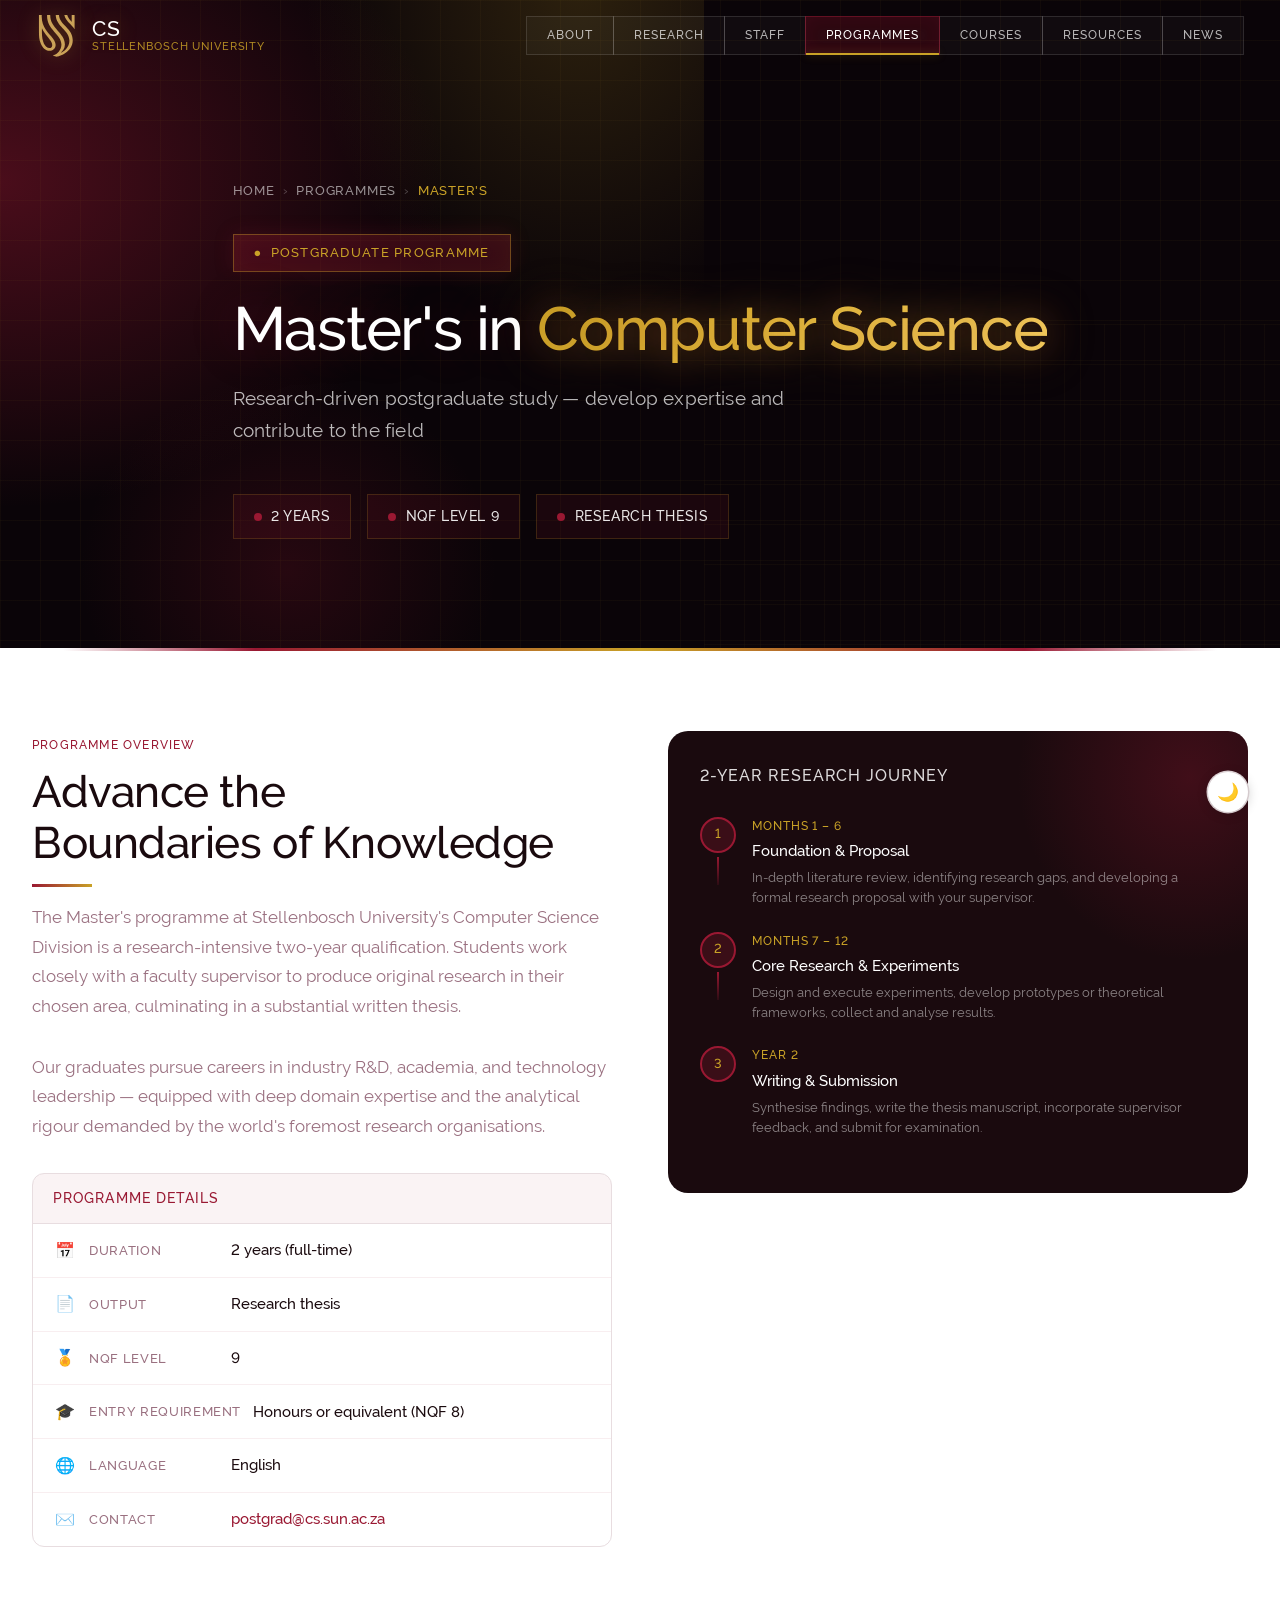
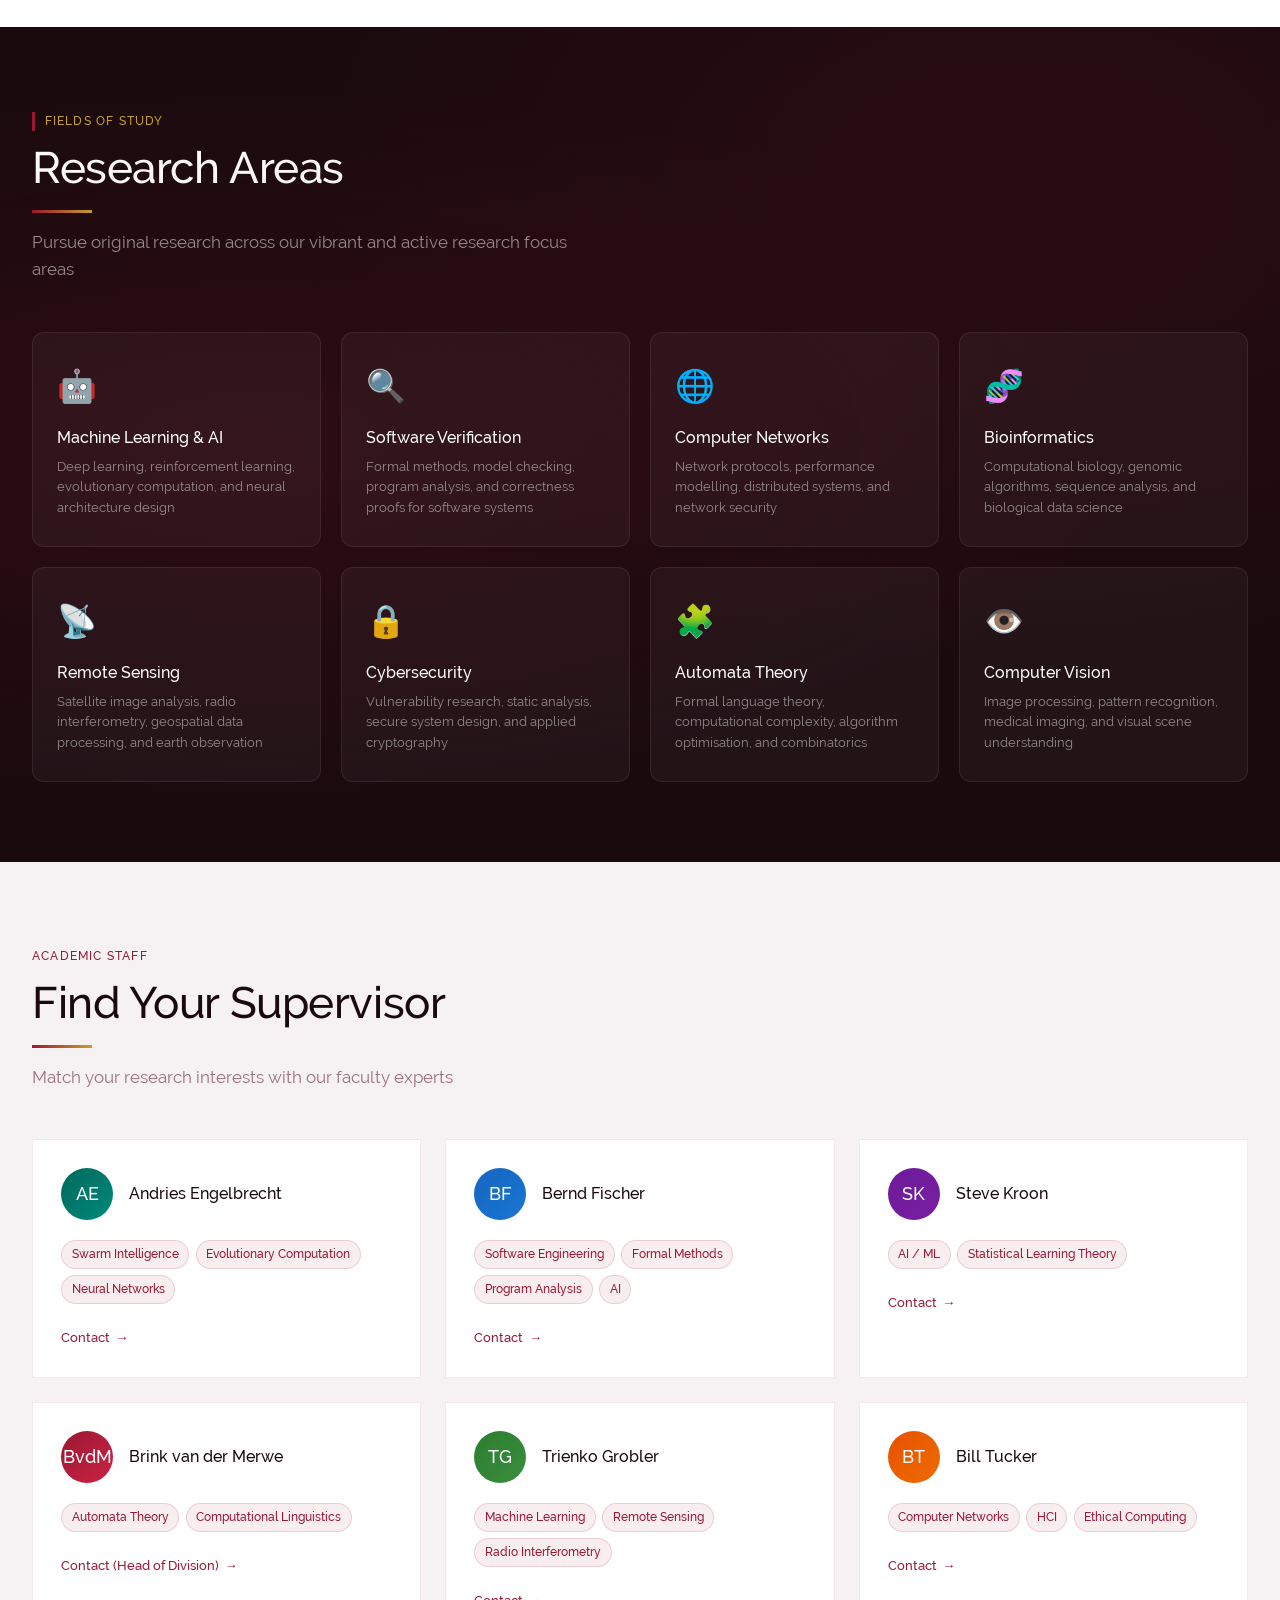
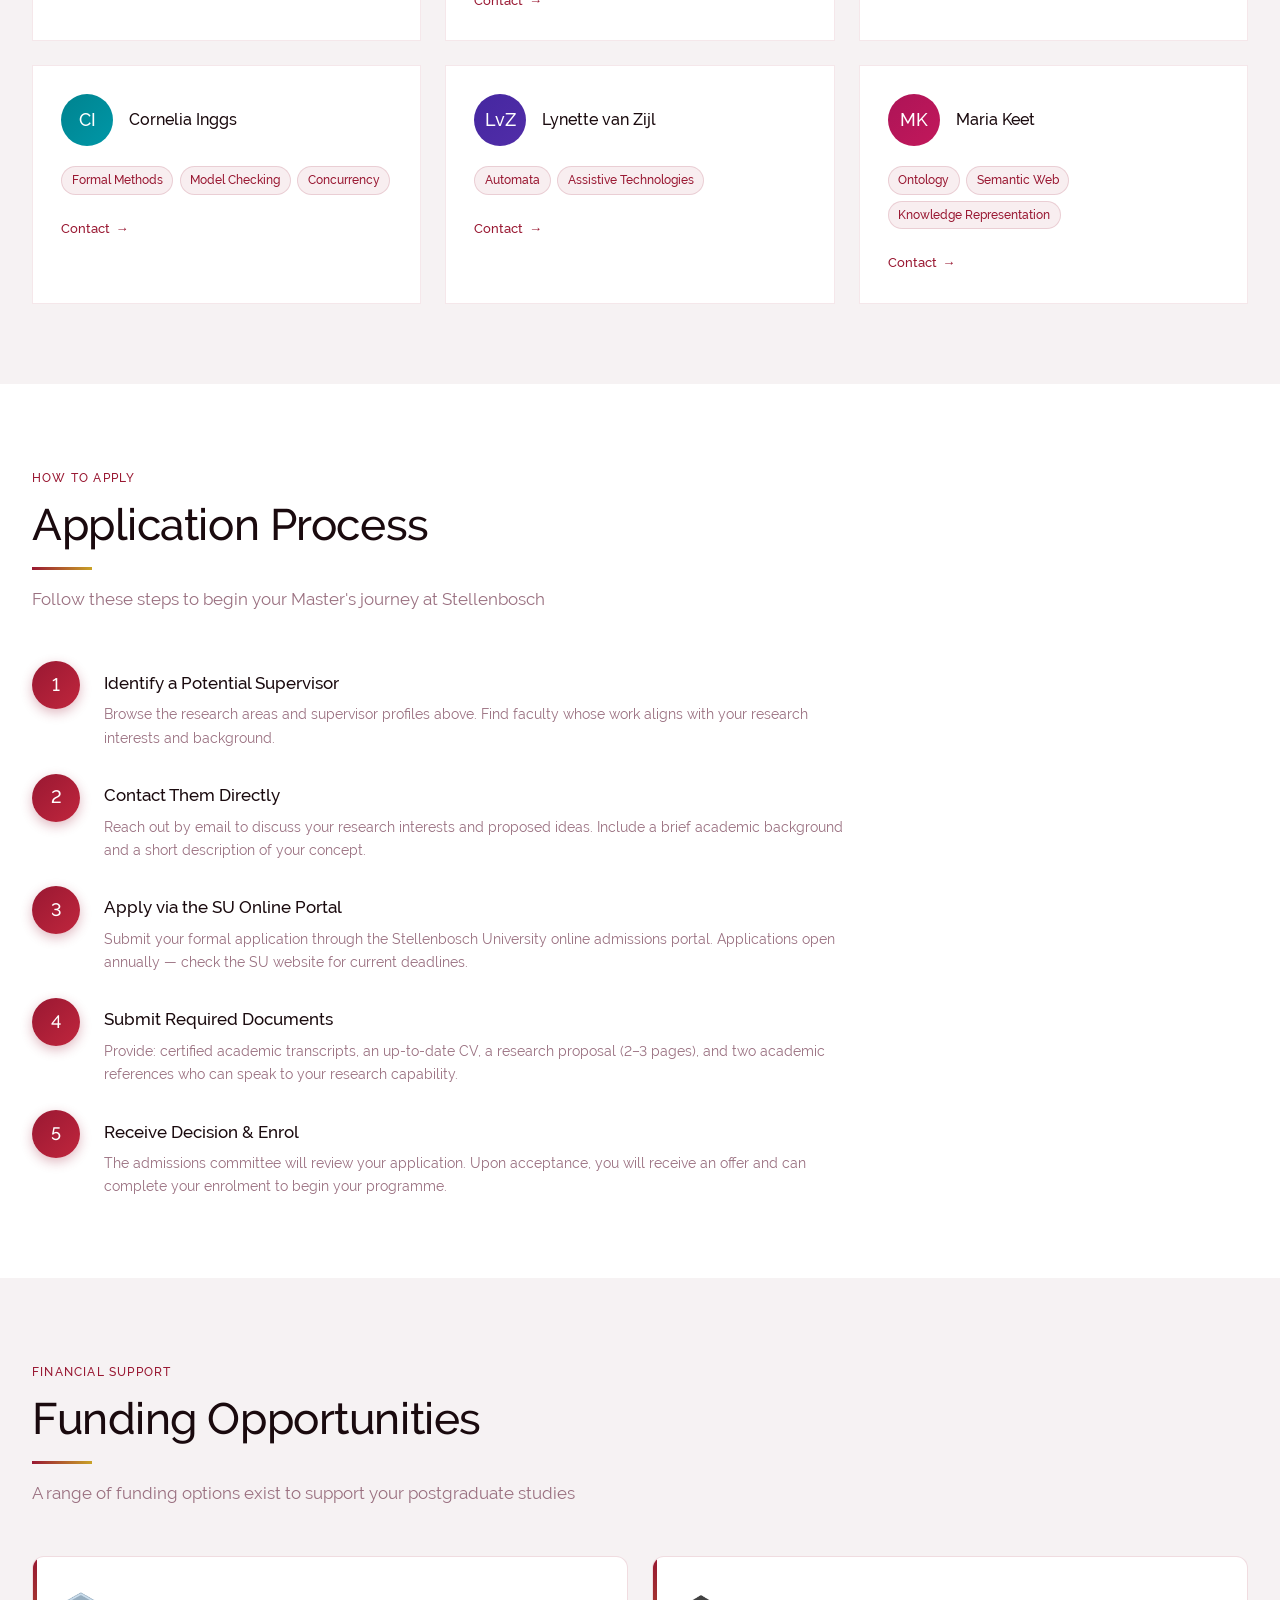
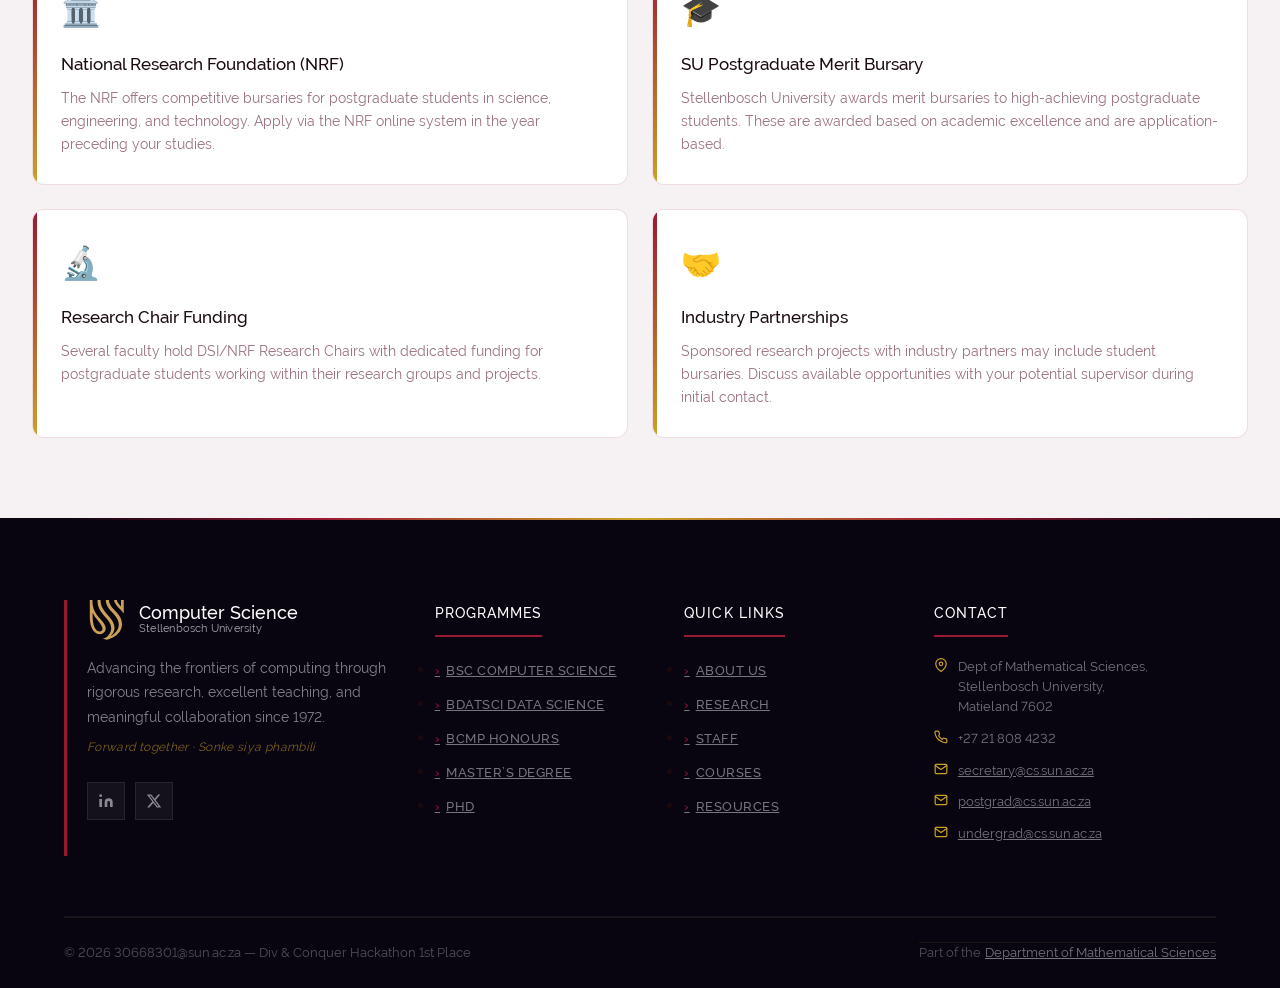
<file: masters.html>
<!DOCTYPE html>
<html lang="en">
<head>
  <script>var t=localStorage.getItem("su-theme");if(t)document.documentElement.setAttribute("data-theme",t);</script>
  <meta charset="UTF-8" />
  <meta name="viewport" content="width=device-width, initial-scale=1.0" />
  <title>Master's in CS | Stellenbosch University</title>
  <meta name="description" content="Master's degree in Computer Science at Stellenbosch University — thesis-based research programme with specialisations in AI, formal methods, and software engineering." />
  <link rel="icon" type="image/svg+xml" href="su-logo.svg" />
  <meta property="og:title" content="Master's in CS | Stellenbosch University" />
  <meta property="og:description" content="Master's degree in Computer Science at Stellenbosch University — thesis-based research programme with specialisations in AI, formal methods, and software engineering." />
  <meta property="og:type" content="website" />
  <meta property="og:image" content="su-logo.svg" />
  <link rel="canonical" href="https://fibr0us.github.io/cs-su-website/masters.html" />
  <link rel="preconnect" href="https://fonts.gstatic.com" crossorigin />
  <link rel="stylesheet" href="theme.css" />
  <style>
    /* Page-specific tokens */
    :root {
      --dark-surface: #0f3460;
      --teal: #991832;
      --teal-glow: rgba(153, 24, 50, 0.3);
    }

    *, *::before, *::after { box-sizing: border-box; margin: 0; padding: 0; }

    html { scroll-behavior: smooth; font-size: 16px; }

    body {
      font-family: var(--font-body);
      color: var(--text);
      background: var(--light);
      line-height: 1.6;
      overflow-x: hidden;
    }

    /* ── HERO ── */
    .hero {
      min-height: 72vh;
      background: var(--dark);
      position: relative;
      display: flex;
      align-items: center;
      padding-top: var(--su-nav-height, 72px);
      overflow: hidden;
    }

    .hero::before {
      content: '';
      position: absolute;
      top: -20%;
      left: -10%;
      width: 65%;
      height: 120%;
      background: radial-gradient(ellipse at center, var(--teal-glow) 0%, transparent 70%);
      pointer-events: none;
    }

    .hero::after {
      content: '';
      position: absolute;
      bottom: -30%;
      right: -5%;
      width: 50%;
      height: 80%;
      background: radial-gradient(ellipse at center, rgba(153,24,50,0.2) 0%, transparent 70%);
      pointer-events: none;
    }

    .hero-bg-grid {
      position: absolute;
      inset: 0;
      background-image:
        linear-gradient(rgba(153,24,50,0.06) 1px, transparent 1px),
        linear-gradient(90deg, rgba(153,24,50,0.06) 1px, transparent 1px);
      background-size: 48px 48px;
      pointer-events: none;
    }

    .hero-content {
      max-width: 1280px;
      margin: 0 auto;
      padding: 5rem 2rem;
      position: relative;
      z-index: 1;
    }

    .breadcrumb {
      display: flex;
      align-items: center;
      gap: 0.5rem;
      margin-bottom: 2rem;
      font-size: 0.8rem;
      font-weight: 500;
      color: rgba(255,255,255,0.45);
      text-transform: uppercase;
      letter-spacing: 0.06em;
    }

    .breadcrumb a {
      color: rgba(255,255,255,0.45);
      text-decoration: none;
      transition: color var(--transition);
    }

    .breadcrumb a:hover { color: rgba(255,255,255,0.75); }

    .breadcrumb-sep { color: rgba(255,255,255,0.25); }

    .breadcrumb-current { color: var(--accent); }

    .hero-badge {
      display: inline-flex;
      align-items: center;
      gap: 0.5rem;
      background: rgba(153, 24, 50, 0.2);
      border: 1px solid rgba(153, 24, 50, 0.4);
      color: #c9a227;
      font-size: 0.8rem;
      font-weight: 600;
      padding: 0.4rem 1rem;
      border-radius: 100px;
      margin-bottom: 1.5rem;
      letter-spacing: 0.04em;
      text-transform: uppercase;
    }

    .hero h1 {
      font-family: var(--font-heading);
      font-size: clamp(2.2rem, 5vw, 3.8rem);
      font-weight: 700;
      color: #ffffff;
      line-height: 1.1;
      letter-spacing: -0.03em;
      margin-bottom: 1.25rem;
      max-width: 820px;
    }

    .hero h1 span {
      background: linear-gradient(135deg, #991832, #c9a227);
      -webkit-background-clip: text;
      -webkit-text-fill-color: transparent;
      background-clip: text;
    }

    .hero-subtitle {
      font-size: clamp(1rem, 2vw, 1.2rem);
      color: rgba(255,255,255,0.65);
      max-width: 640px;
      margin-bottom: 3rem;
      line-height: 1.65;
    }

    .hero-stats {
      display: flex;
      flex-wrap: wrap;
      gap: 1rem;
    }

    .stat-chip {
      display: flex;
      align-items: center;
      gap: 0.6rem;
      background: rgba(255,255,255,0.07);
      border: 1px solid rgba(255,255,255,0.12);
      border-radius: 100px;
      padding: 0.6rem 1.25rem;
      color: rgba(255,255,255,0.9);
      font-size: 0.9rem;
      font-weight: 600;
      font-family: var(--font-heading);
      transition: var(--transition);
    }

    .stat-chip:hover {
      background: rgba(153,24,50,0.2);
      border-color: rgba(153,24,50,0.4);
    }

    .stat-chip-dot {
      width: 8px;
      height: 8px;
      border-radius: 50%;
      background: #991832;
      flex-shrink: 0;
    }

    /* ── SECTION COMMON ── */
    section { padding: 5rem 2rem; }

    .section-inner {
      max-width: 1280px;
      margin: 0 auto;
    }

    .section-label {
      display: inline-block;
      font-size: 0.75rem;
      font-weight: 700;
      text-transform: uppercase;
      letter-spacing: 0.1em;
      color: var(--primary);
      margin-bottom: 0.75rem;
    }

    .section-title {
      font-family: var(--font-heading);
      font-size: clamp(1.75rem, 3.5vw, 2.75rem);
      font-weight: 700;
      color: var(--dark);
      letter-spacing: -0.03em;
      line-height: 1.15;
      margin-bottom: 1rem;
    }

    .section-subtitle {
      font-size: 1.05rem;
      color: var(--text-muted);
      max-width: 580px;
      line-height: 1.65;
    }

    /* ── ANIMATE ON SCROLL ── */
    .animate-up {
      opacity: 0;
      transform: translateY(36px);
      transition: opacity 0.65s cubic-bezier(0.4,0,0.2,1), transform 0.65s cubic-bezier(0.4,0,0.2,1);
    }

    .animate-up.visible {
      opacity: 1;
      transform: none;
    }

    /* ── OVERVIEW ── */
    .overview { background: var(--surface); }

    .overview-grid {
      display: grid;
      grid-template-columns: 1fr 1fr;
      gap: 3.5rem;
      align-items: start;
    }

    .overview-text p {
      font-size: 1.05rem;
      color: var(--text-muted);
      line-height: 1.75;
      margin-bottom: 2rem;
    }

    .key-facts {
      border: 1px solid var(--border);
      border-radius: var(--radius-md);
      overflow: hidden;
    }

    .key-facts-title {
      font-family: var(--font-heading);
      font-size: 0.85rem;
      font-weight: 700;
      text-transform: uppercase;
      letter-spacing: 0.08em;
      color: var(--primary);
      background: rgba(153,24,50,0.05);
      padding: 0.85rem 1.25rem;
      border-bottom: 1px solid var(--border);
    }

    .fact-row {
      display: flex;
      align-items: center;
      padding: 0.85rem 1.25rem;
      border-bottom: 1px solid rgba(153,24,50,0.07);
      gap: 0.75rem;
      transition: background var(--transition);
    }

    .fact-row:last-child { border-bottom: none; }
    .fact-row:hover { background: rgba(153,24,50,0.025); }

    .fact-icon {
      font-size: 1rem;
      flex-shrink: 0;
      width: 24px;
      text-align: center;
    }

    .fact-label {
      font-size: 0.82rem;
      font-weight: 600;
      color: var(--text-muted);
      text-transform: uppercase;
      letter-spacing: 0.05em;
      min-width: 130px;
      flex-shrink: 0;
    }

    .fact-value {
      font-size: 0.95rem;
      font-weight: 500;
      color: var(--text);
    }

    .fact-value a {
      color: var(--primary);
      text-decoration: none;
    }

    .fact-value a:hover { text-decoration: underline; }

    /* ── JOURNEY VISUAL ── */
    .journey-visual {
      background: var(--dark);
      border-radius: var(--radius-lg);
      padding: 2rem;
      position: relative;
      overflow: hidden;
    }

    .journey-visual::before {
      content: '';
      position: absolute;
      top: -30%;
      right: -20%;
      width: 60%;
      height: 80%;
      background: radial-gradient(ellipse, var(--teal-glow) 0%, transparent 70%);
      pointer-events: none;
    }

    .journey-title {
      font-family: var(--font-heading);
      font-size: 1rem;
      font-weight: 700;
      color: rgba(255,255,255,0.85);
      margin-bottom: 1.75rem;
      text-transform: uppercase;
      letter-spacing: 0.06em;
      position: relative;
      z-index: 1;
    }

    .journey-phases {
      display: flex;
      flex-direction: column;
      gap: 0;
      position: relative;
      z-index: 1;
    }

    .journey-phase {
      display: flex;
      gap: 1rem;
      align-items: flex-start;
    }

    .phase-connector {
      display: flex;
      flex-direction: column;
      align-items: center;
      flex-shrink: 0;
    }

    .phase-dot {
      width: 36px;
      height: 36px;
      border-radius: 50%;
      background: rgba(153,24,50,0.25);
      border: 2px solid #991832;
      display: flex;
      align-items: center;
      justify-content: center;
      font-family: var(--font-heading);
      font-size: 0.8rem;
      font-weight: 700;
      color: #c9a227;
      flex-shrink: 0;
    }

    .phase-line {
      width: 2px;
      flex: 1;
      min-height: 28px;
      background: linear-gradient(to bottom, #991832, rgba(153,24,50,0.15));
      margin: 4px 0;
    }

    .journey-phase:last-child .phase-line { display: none; }

    .phase-content {
      padding-bottom: 1.5rem;
      flex: 1;
    }

    .phase-period {
      font-size: 0.72rem;
      font-weight: 700;
      text-transform: uppercase;
      letter-spacing: 0.08em;
      color: #c9a227;
      margin-bottom: 0.25rem;
    }

    .phase-name {
      font-family: var(--font-heading);
      font-size: 0.95rem;
      font-weight: 600;
      color: #ffffff;
      margin-bottom: 0.3rem;
    }

    .phase-desc {
      font-size: 0.82rem;
      color: rgba(255,255,255,0.5);
      line-height: 1.5;
    }

    /* ── RESEARCH AREAS ── */
    .research-areas {
      background: var(--dark);
      position: relative;
      overflow: hidden;
    }

    .research-areas::before {
      content: '';
      position: absolute;
      top: 0; left: 0; right: 0; bottom: 0;
      background:
        radial-gradient(ellipse at 20% 50%, rgba(153,24,50,0.15) 0%, transparent 60%),
        radial-gradient(ellipse at 80% 20%, rgba(153,24,50,0.12) 0%, transparent 50%);
      pointer-events: none;
    }

    .research-areas .section-title { color: #ffffff; }
    .research-areas .section-subtitle { color: rgba(255,255,255,0.55); }
    .research-areas .section-label { color: #c9a227; border-left: 3px solid #991832; padding-left: 0.6rem; }

    .areas-grid {
      display: grid;
      grid-template-columns: repeat(4, 1fr);
      gap: 1.25rem;
      margin-top: 3rem;
    }

    .area-card {
      background: rgba(255,255,255,0.04);
      border: 1px solid rgba(255,255,255,0.08);
      border-radius: var(--radius-md);
      padding: 1.75rem 1.5rem;
      transition: var(--transition);
      position: relative;
      overflow: hidden;
      cursor: default;
    }

    .area-card::before {
      content: '';
      position: absolute;
      inset: 0;
      background: linear-gradient(135deg, rgba(153,24,50,0.1) 0%, transparent 60%);
      opacity: 0;
      transition: opacity var(--transition);
    }

    .area-card:hover {
      transform: translateY(-4px);
      border-color: rgba(153,24,50,0.3);
      background: rgba(255,255,255,0.07);
    }

    .area-card:hover::before { opacity: 1; }

    .area-emoji {
      font-size: 2rem;
      margin-bottom: 1rem;
      display: block;
    }

    .area-name {
      font-family: var(--font-heading);
      font-size: 1rem;
      font-weight: 700;
      color: #ffffff;
      margin-bottom: 0.5rem;
      line-height: 1.3;
    }

    .area-desc {
      font-size: 0.82rem;
      color: rgba(255,255,255,0.5);
      line-height: 1.55;
    }

    /* ── SUPERVISORS ── */
    .supervisors { background: var(--surface-alt); }

    .supervisors-grid {
      display: grid;
      grid-template-columns: repeat(3, 1fr);
      gap: 1.5rem;
      margin-top: 3rem;
    }

    .supervisor-card {
      background: var(--surface);
      border: 1px solid rgba(153,24,50,0.1);
      border-radius: var(--radius-md);
      padding: 1.75rem;
      transition: var(--transition);
      position: relative;
    }

    .supervisor-card:hover {
      transform: translateY(-3px);
      box-shadow: var(--shadow-md);
      border-color: rgba(153,24,50,0.2);
    }

    .supervisor-header {
      display: flex;
      align-items: center;
      gap: 1rem;
      margin-bottom: 1.25rem;
    }

    .supervisor-avatar {
      width: 52px;
      height: 52px;
      border-radius: 50%;
      display: flex;
      align-items: center;
      justify-content: center;
      font-family: var(--font-heading);
      font-size: 1.1rem;
      font-weight: 700;
      color: #ffffff;
      flex-shrink: 0;
    }

    .supervisor-info { flex: 1; min-width: 0; }

    .supervisor-name {
      font-family: var(--font-heading);
      font-size: 1rem;
      font-weight: 700;
      color: var(--dark);
      margin-bottom: 0.1rem;
      white-space: nowrap;
      overflow: hidden;
      text-overflow: ellipsis;
    }

    .supervisor-tags {
      display: flex;
      flex-wrap: wrap;
      gap: 0.4rem;
      margin-bottom: 1.25rem;
    }

    .tag {
      font-size: 0.72rem;
      font-weight: 600;
      color: var(--primary);
      background: rgba(153,24,50,0.07);
      border: 1px solid rgba(153,24,50,0.15);
      padding: 0.25rem 0.6rem;
      border-radius: 100px;
      white-space: nowrap;
    }

    .supervisor-link {
      display: inline-flex;
      align-items: center;
      gap: 0.35rem;
      font-size: 0.82rem;
      font-weight: 600;
      color: var(--primary);
      text-decoration: none;
      transition: gap var(--transition);
    }

    .supervisor-link:hover { gap: 0.55rem; }
    .supervisor-link::after { content: '→'; }

    /* ── APPLICATION ── */
    .application { background: var(--surface); }

    .steps-list {
      display: flex;
      flex-direction: column;
      gap: 1.5rem;
      margin-top: 3rem;
      max-width: 820px;
    }

    .step {
      display: flex;
      gap: 1.5rem;
      align-items: flex-start;
    }

    .step-number {
      width: 48px;
      height: 48px;
      border-radius: 50%;
      background: linear-gradient(135deg, var(--primary), var(--primary-light));
      display: flex;
      align-items: center;
      justify-content: center;
      font-family: var(--font-heading);
      font-size: 1.1rem;
      font-weight: 700;
      color: #ffffff;
      flex-shrink: 0;
      box-shadow: 0 4px 12px rgba(153,24,50,0.3);
    }

    .step-content { flex: 1; padding-top: 0.6rem; }

    .step-title {
      font-family: var(--font-heading);
      font-size: 1.05rem;
      font-weight: 700;
      color: var(--dark);
      margin-bottom: 0.35rem;
    }

    .step-desc {
      font-size: 0.9rem;
      color: var(--text-muted);
      line-height: 1.6;
    }

    /* ── FUNDING ── */
    .funding { background: var(--surface-alt); }

    .funding-grid {
      display: grid;
      grid-template-columns: repeat(2, 1fr);
      gap: 1.5rem;
      margin-top: 3rem;
    }

    .funding-card {
      background: var(--surface);
      border: 1px solid rgba(153,24,50,0.15);
      border-radius: var(--radius-md);
      padding: 1.75rem;
      transition: var(--transition);
      position: relative;
      overflow: hidden;
    }

    .funding-card::before {
      content: '';
      position: absolute;
      top: 0; left: 0;
      width: 4px;
      height: 100%;
      background: linear-gradient(to bottom, var(--primary), var(--accent));
      border-radius: 4px 0 0 4px;
    }

    .funding-card:hover {
      transform: translateY(-3px);
      box-shadow: var(--shadow-md);
      border-color: rgba(153,24,50,0.3);
    }

    .funding-icon { font-size: 2rem; margin-bottom: 1rem; }

    .funding-name {
      font-family: var(--font-heading);
      font-size: 1.05rem;
      font-weight: 700;
      color: var(--dark);
      margin-bottom: 0.5rem;
    }

    .funding-desc {
      font-size: 0.9rem;
      color: var(--text-muted);
      line-height: 1.6;
    }


    /* ── RESPONSIVE ── */
    @media (max-width: 1024px) {
      .areas-grid { grid-template-columns: repeat(2, 1fr); }
      .supervisors-grid { grid-template-columns: repeat(2, 1fr); }
    }

    @media (max-width: 768px) {

      .overview-grid { grid-template-columns: 1fr; }
      .areas-grid { grid-template-columns: 1fr 1fr; }
      .supervisors-grid { grid-template-columns: 1fr; }
      .funding-grid { grid-template-columns: 1fr; }
    }

    @media (max-width: 480px) {
      .areas-grid { grid-template-columns: 1fr; }
      section { padding: 3.5rem 1.25rem; }
    }
  </style>
</head>
<body>
<a href="#main-content" class="skip-to-content">Skip to main content</a>

  <!-- ── NAVIGATION (Web Component) ── -->
  <script src="components.js"></script>
  <su-nav></su-nav>

  <!-- HERO -->
  <header class="hero" id="main-content">
    <div class="hero-bg-grid"></div>
    <div class="hero-content">
      <nav class="breadcrumb" aria-label="Breadcrumb">
        <a href="index.html">Home</a>
        <span class="breadcrumb-sep">›</span>
        <a href="programmes.html">Programmes</a>
        <span class="breadcrumb-sep">›</span>
        <span class="breadcrumb-current">Master's</span>
      </nav>

      <div class="hero-badge">
        <span>●</span> Postgraduate Programme
      </div>

      <h1>Master's in <span>Computer Science</span></h1>
      <p class="hero-subtitle">Research-driven postgraduate study — develop expertise and contribute to the field</p>

      <div class="hero-stats">
        <div class="stat-chip"><span class="stat-chip-dot"></span>2 Years</div>
        <div class="stat-chip"><span class="stat-chip-dot"></span>NQF Level 9</div>
        <div class="stat-chip"><span class="stat-chip-dot"></span>Research Thesis</div>
      </div>
    </div>
  </header>

  <!-- OVERVIEW -->
  <section class="overview">
    <div class="section-inner">
      <div class="overview-grid animate-up">
        <div class="overview-text">
          <span class="section-label">Programme Overview</span>
          <h2 class="section-title">Advance the<br/>Boundaries of Knowledge</h2>
          <p>The Master's programme at Stellenbosch University's Computer Science Division is a research-intensive two-year qualification. Students work closely with a faculty supervisor to produce original research in their chosen area, culminating in a substantial written thesis.</p>
          <p>Our graduates pursue careers in industry R&amp;D, academia, and technology leadership — equipped with deep domain expertise and the analytical rigour demanded by the world's foremost research organisations.</p>

          <div class="key-facts">
            <div class="key-facts-title">Programme Details</div>
            <div class="fact-row">
              <span class="fact-icon">📅</span>
              <span class="fact-label">Duration</span>
              <span class="fact-value">2 years (full-time)</span>
            </div>
            <div class="fact-row">
              <span class="fact-icon">📄</span>
              <span class="fact-label">Output</span>
              <span class="fact-value">Research thesis</span>
            </div>
            <div class="fact-row">
              <span class="fact-icon">🏅</span>
              <span class="fact-label">NQF Level</span>
              <span class="fact-value">9</span>
            </div>
            <div class="fact-row">
              <span class="fact-icon">🎓</span>
              <span class="fact-label">Entry Requirement</span>
              <span class="fact-value">Honours or equivalent (NQF 8)</span>
            </div>
            <div class="fact-row">
              <span class="fact-icon">🌐</span>
              <span class="fact-label">Language</span>
              <span class="fact-value">English</span>
            </div>
            <div class="fact-row">
              <span class="fact-icon">✉️</span>
              <span class="fact-label">Contact</span>
              <span class="fact-value"><a href="mailto:postgrad@cs.sun.ac.za">postgrad@cs.sun.ac.za</a></span>
            </div>
          </div>
        </div>

        <div class="journey-visual animate-up">
          <div class="journey-title">2-Year Research Journey</div>
          <div class="journey-phases">
            <div class="journey-phase">
              <div class="phase-connector">
                <div class="phase-dot">1</div>
                <div class="phase-line"></div>
              </div>
              <div class="phase-content">
                <div class="phase-period">Months 1 – 6</div>
                <div class="phase-name">Foundation &amp; Proposal</div>
                <div class="phase-desc">In-depth literature review, identifying research gaps, and developing a formal research proposal with your supervisor.</div>
              </div>
            </div>

            <div class="journey-phase">
              <div class="phase-connector">
                <div class="phase-dot">2</div>
                <div class="phase-line"></div>
              </div>
              <div class="phase-content">
                <div class="phase-period">Months 7 – 12</div>
                <div class="phase-name">Core Research &amp; Experiments</div>
                <div class="phase-desc">Design and execute experiments, develop prototypes or theoretical frameworks, collect and analyse results.</div>
              </div>
            </div>

            <div class="journey-phase">
              <div class="phase-connector">
                <div class="phase-dot">3</div>
                <div class="phase-line"></div>
              </div>
              <div class="phase-content">
                <div class="phase-period">Year 2</div>
                <div class="phase-name">Writing &amp; Submission</div>
                <div class="phase-desc">Synthesise findings, write the thesis manuscript, incorporate supervisor feedback, and submit for examination.</div>
              </div>
            </div>
          </div>
        </div>
      </div>
    </div>
  </section>

  <!-- RESEARCH AREAS -->
  <section class="research-areas">
    <div class="section-inner">
      <span class="section-label animate-up">Fields of Study</span>
      <h2 class="section-title animate-up">Research Areas</h2>
      <p class="section-subtitle animate-up">Pursue original research across our vibrant and active research focus areas</p>

      <div class="areas-grid">
        <div class="area-card animate-up">
          <span class="area-emoji">🤖</span>
          <div class="area-name">Machine Learning &amp; AI</div>
          <div class="area-desc">Deep learning, reinforcement learning, evolutionary computation, and neural architecture design</div>
        </div>
        <div class="area-card animate-up">
          <span class="area-emoji">🔍</span>
          <div class="area-name">Software Verification</div>
          <div class="area-desc">Formal methods, model checking, program analysis, and correctness proofs for software systems</div>
        </div>
        <div class="area-card animate-up">
          <span class="area-emoji">🌐</span>
          <div class="area-name">Computer Networks</div>
          <div class="area-desc">Network protocols, performance modelling, distributed systems, and network security</div>
        </div>
        <div class="area-card animate-up">
          <span class="area-emoji">🧬</span>
          <div class="area-name">Bioinformatics</div>
          <div class="area-desc">Computational biology, genomic algorithms, sequence analysis, and biological data science</div>
        </div>
        <div class="area-card animate-up">
          <span class="area-emoji">📡</span>
          <div class="area-name">Remote Sensing</div>
          <div class="area-desc">Satellite image analysis, radio interferometry, geospatial data processing, and earth observation</div>
        </div>
        <div class="area-card animate-up">
          <span class="area-emoji">🔒</span>
          <div class="area-name">Cybersecurity</div>
          <div class="area-desc">Vulnerability research, static analysis, secure system design, and applied cryptography</div>
        </div>
        <div class="area-card animate-up">
          <span class="area-emoji">🧩</span>
          <div class="area-name">Automata Theory</div>
          <div class="area-desc">Formal language theory, computational complexity, algorithm optimisation, and combinatorics</div>
        </div>
        <div class="area-card animate-up">
          <span class="area-emoji">👁️</span>
          <div class="area-name">Computer Vision</div>
          <div class="area-desc">Image processing, pattern recognition, medical imaging, and visual scene understanding</div>
        </div>
      </div>
    </div>
  </section>

  <!-- SUPERVISORS -->
  <section class="supervisors">
    <div class="section-inner">
      <span class="section-label animate-up">Academic Staff</span>
      <h2 class="section-title animate-up">Find Your Supervisor</h2>
      <p class="section-subtitle animate-up">Match your research interests with our faculty experts</p>

      <div class="supervisors-grid">
        <div class="supervisor-card animate-up">
          <div class="supervisor-header">
            <div class="supervisor-avatar" style="background: linear-gradient(135deg, #00695c, #00897b);">AE</div>
            <div class="supervisor-info">
              <div class="supervisor-name">Andries Engelbrecht</div>
            </div>
          </div>
          <div class="supervisor-tags">
            <span class="tag">Swarm Intelligence</span>
            <span class="tag">Evolutionary Computation</span>
            <span class="tag">Neural Networks</span>
          </div>
          <a href="mailto:engel@cs.sun.ac.za" class="supervisor-link">Contact</a>
        </div>

        <div class="supervisor-card animate-up">
          <div class="supervisor-header">
            <div class="supervisor-avatar" style="background: linear-gradient(135deg, #1565c0, #1976d2);">BF</div>
            <div class="supervisor-info">
              <div class="supervisor-name">Bernd Fischer</div>
            </div>
          </div>
          <div class="supervisor-tags">
            <span class="tag">Software Engineering</span>
            <span class="tag">Formal Methods</span>
            <span class="tag">Program Analysis</span>
            <span class="tag">AI</span>
          </div>
          <a href="mailto:bfischer@cs.sun.ac.za" class="supervisor-link">Contact</a>
        </div>

        <div class="supervisor-card animate-up">
          <div class="supervisor-header">
            <div class="supervisor-avatar" style="background: linear-gradient(135deg, #6a1b9a, #7b1fa2);">SK</div>
            <div class="supervisor-info">
              <div class="supervisor-name">Steve Kroon</div>
            </div>
          </div>
          <div class="supervisor-tags">
            <span class="tag">AI / ML</span>
            <span class="tag">Statistical Learning Theory</span>
          </div>
          <a href="mailto:kroon@cs.sun.ac.za" class="supervisor-link">Contact</a>
        </div>

        <div class="supervisor-card animate-up">
          <div class="supervisor-header">
            <div class="supervisor-avatar" style="background: linear-gradient(135deg, #991832, #cc2244);">BvdM</div>
            <div class="supervisor-info">
              <div class="supervisor-name">Brink van der Merwe</div>
            </div>
          </div>
          <div class="supervisor-tags">
            <span class="tag">Automata Theory</span>
            <span class="tag">Computational Linguistics</span>
          </div>
          <a href="mailto:abvdm@cs.sun.ac.za" class="supervisor-link">Contact (Head of Division)</a>
        </div>

        <div class="supervisor-card animate-up">
          <div class="supervisor-header">
            <div class="supervisor-avatar" style="background: linear-gradient(135deg, #2e7d32, #388e3c);">TG</div>
            <div class="supervisor-info">
              <div class="supervisor-name">Trienko Grobler</div>
            </div>
          </div>
          <div class="supervisor-tags">
            <span class="tag">Machine Learning</span>
            <span class="tag">Remote Sensing</span>
            <span class="tag">Radio Interferometry</span>
          </div>
          <a href="mailto:grobler@cs.sun.ac.za" class="supervisor-link">Contact</a>
        </div>

        <div class="supervisor-card animate-up">
          <div class="supervisor-header">
            <div class="supervisor-avatar" style="background: linear-gradient(135deg, #e65100, #ef6c00);">BT</div>
            <div class="supervisor-info">
              <div class="supervisor-name">Bill Tucker</div>
            </div>
          </div>
          <div class="supervisor-tags">
            <span class="tag">Computer Networks</span>
            <span class="tag">HCI</span>
            <span class="tag">Ethical Computing</span>
          </div>
          <a href="mailto:btucker@cs.sun.ac.za" class="supervisor-link">Contact</a>
        </div>

        <div class="supervisor-card animate-up">
          <div class="supervisor-header">
            <div class="supervisor-avatar" style="background: linear-gradient(135deg, #00838f, #0097a7);">CI</div>
            <div class="supervisor-info">
              <div class="supervisor-name">Cornelia Inggs</div>
            </div>
          </div>
          <div class="supervisor-tags">
            <span class="tag">Formal Methods</span>
            <span class="tag">Model Checking</span>
            <span class="tag">Concurrency</span>
          </div>
          <a href="mailto:cinggs@cs.sun.ac.za" class="supervisor-link">Contact</a>
        </div>

        <div class="supervisor-card animate-up">
          <div class="supervisor-header">
            <div class="supervisor-avatar" style="background: linear-gradient(135deg, #4527a0, #512da8);">LvZ</div>
            <div class="supervisor-info">
              <div class="supervisor-name">Lynette van Zijl</div>
            </div>
          </div>
          <div class="supervisor-tags">
            <span class="tag">Automata</span>
            <span class="tag">Assistive Technologies</span>
          </div>
          <a href="mailto:lvzijl@cs.sun.ac.za" class="supervisor-link">Contact</a>
        </div>

        <div class="supervisor-card animate-up">
          <div class="supervisor-header">
            <div class="supervisor-avatar" style="background: linear-gradient(135deg, #ad1457, #c2185b);">MK</div>
            <div class="supervisor-info">
              <div class="supervisor-name">Maria Keet</div>
            </div>
          </div>
          <div class="supervisor-tags">
            <span class="tag">Ontology</span>
            <span class="tag">Semantic Web</span>
            <span class="tag">Knowledge Representation</span>
          </div>
          <a href="mailto:mkeet@cs.sun.ac.za" class="supervisor-link">Contact</a>
        </div>
      </div>
    </div>
  </section>

  <!-- APPLICATION PROCESS -->
  <section class="application">
    <div class="section-inner">
      <span class="section-label animate-up">How to Apply</span>
      <h2 class="section-title animate-up">Application Process</h2>
      <p class="section-subtitle animate-up">Follow these steps to begin your Master's journey at Stellenbosch</p>

      <div class="steps-list">
        <div class="step animate-up">
          <div class="step-number">1</div>
          <div class="step-content">
            <div class="step-title">Identify a Potential Supervisor</div>
            <div class="step-desc">Browse the research areas and supervisor profiles above. Find faculty whose work aligns with your research interests and background.</div>
          </div>
        </div>

        <div class="step animate-up">
          <div class="step-number">2</div>
          <div class="step-content">
            <div class="step-title">Contact Them Directly</div>
            <div class="step-desc">Reach out by email to discuss your research interests and proposed ideas. Include a brief academic background and a short description of your concept.</div>
          </div>
        </div>

        <div class="step animate-up">
          <div class="step-number">3</div>
          <div class="step-content">
            <div class="step-title">Apply via the SU Online Portal</div>
            <div class="step-desc">Submit your formal application through the Stellenbosch University online admissions portal. Applications open annually — check the SU website for current deadlines.</div>
          </div>
        </div>

        <div class="step animate-up">
          <div class="step-number">4</div>
          <div class="step-content">
            <div class="step-title">Submit Required Documents</div>
            <div class="step-desc">Provide: certified academic transcripts, an up-to-date CV, a research proposal (2–3 pages), and two academic references who can speak to your research capability.</div>
          </div>
        </div>

        <div class="step animate-up">
          <div class="step-number">5</div>
          <div class="step-content">
            <div class="step-title">Receive Decision &amp; Enrol</div>
            <div class="step-desc">The admissions committee will review your application. Upon acceptance, you will receive an offer and can complete your enrolment to begin your programme.</div>
          </div>
        </div>
      </div>
    </div>
  </section>

  <!-- FUNDING -->
  <section class="funding">
    <div class="section-inner">
      <span class="section-label animate-up">Financial Support</span>
      <h2 class="section-title animate-up">Funding Opportunities</h2>
      <p class="section-subtitle animate-up">A range of funding options exist to support your postgraduate studies</p>

      <div class="funding-grid">
        <div class="funding-card animate-up">
          <div class="funding-icon">🏛️</div>
          <div class="funding-name">National Research Foundation (NRF)</div>
          <div class="funding-desc">The NRF offers competitive bursaries for postgraduate students in science, engineering, and technology. Apply via the NRF online system in the year preceding your studies.</div>
        </div>

        <div class="funding-card animate-up">
          <div class="funding-icon">🎓</div>
          <div class="funding-name">SU Postgraduate Merit Bursary</div>
          <div class="funding-desc">Stellenbosch University awards merit bursaries to high-achieving postgraduate students. These are awarded based on academic excellence and are application-based.</div>
        </div>

        <div class="funding-card animate-up">
          <div class="funding-icon">🔬</div>
          <div class="funding-name">Research Chair Funding</div>
          <div class="funding-desc">Several faculty hold DSI/NRF Research Chairs with dedicated funding for postgraduate students working within their research groups and projects.</div>
        </div>

        <div class="funding-card animate-up">
          <div class="funding-icon">🤝</div>
          <div class="funding-name">Industry Partnerships</div>
          <div class="funding-desc">Sponsored research projects with industry partners may include student bursaries. Discuss available opportunities with your potential supervisor during initial contact.</div>
        </div>
      </div>
    </div>
  </section>

  <!-- ── FOOTER (Web Component) ── -->
  <su-footer></su-footer>

  <script>
    // IntersectionObserver scroll animations
    const animateEls = document.querySelectorAll('.animate-up');
    const observer = new IntersectionObserver(
      (entries) => {
        entries.forEach((entry, i) => {
          if (entry.isIntersecting) {
            const el = entry.target;
            const siblings = Array.from(el.parentElement.querySelectorAll('.animate-up:not(.visible)'));
            const delay = siblings.indexOf(el) * 80;
            setTimeout(() => el.classList.add('visible'), Math.max(0, delay));
            observer.unobserve(el);
          }
        });
      },
      { threshold: 0.12, rootMargin: '0px 0px -40px 0px' }
    );

    animateEls.forEach(el => observer.observe(el));
  </script>
  <!-- ─── SCROLL TO TOP ─── -->
  <button class="scroll-to-top" id="scrollToTop" aria-label="Scroll to top" title="Scroll to top">
    <svg width="18" height="18" viewBox="0 0 24 24" fill="none" stroke="currentColor" stroke-width="2.5" stroke-linecap="round" stroke-linejoin="round"><polyline points="18 15 12 9 6 15"/></svg>
  </button>
  <script>
    (function(){var btn=document.getElementById('scrollToTop');window.addEventListener('scroll',function(){btn.classList.toggle('visible',window.scrollY>400)});btn.addEventListener('click',function(){window.scrollTo({top:0,behavior:'smooth'})})})();
  </script>
  <!-- ─── DARK MODE TOGGLE ─── -->
  <button class="dm-toggle" id="dmToggle" aria-label="Toggle dark mode" title="Toggle dark mode">🌙</button>
  <script>
    (function() {
      var dmToggle = document.getElementById('dmToggle');
      var htmlEl = document.documentElement;
      var savedTheme = localStorage.getItem('su-theme') || 'light';
      htmlEl.setAttribute('data-theme', savedTheme);
      dmToggle.textContent = savedTheme === 'dark' ? '☀️' : '🌙';
      dmToggle.addEventListener('click', function() {
        var isDark = htmlEl.getAttribute('data-theme') === 'dark';
        var next = isDark ? 'light' : 'dark';
        htmlEl.setAttribute('data-theme', next);
        localStorage.setItem('su-theme', next);
        dmToggle.textContent = next === 'dark' ? '☀️' : '🌙';
      });
    })();
  </script>
</body>
</html>
</file>
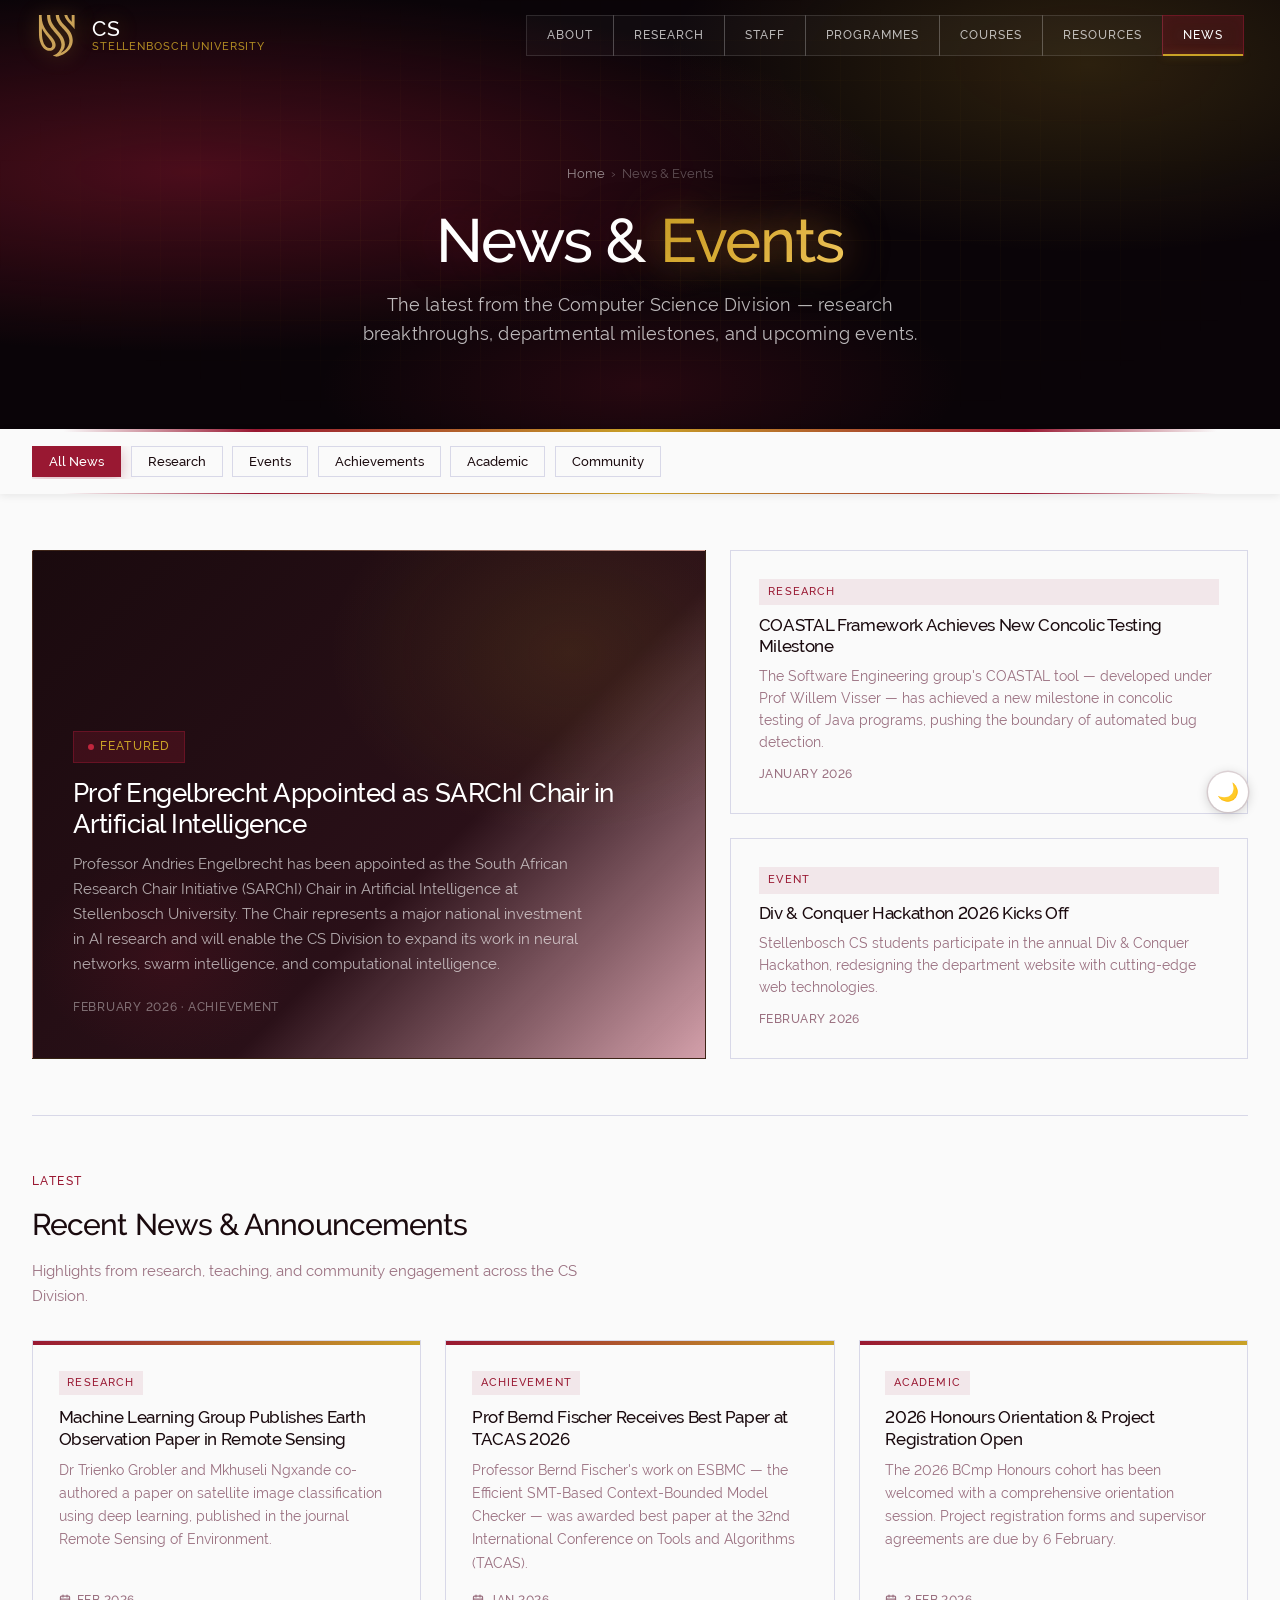
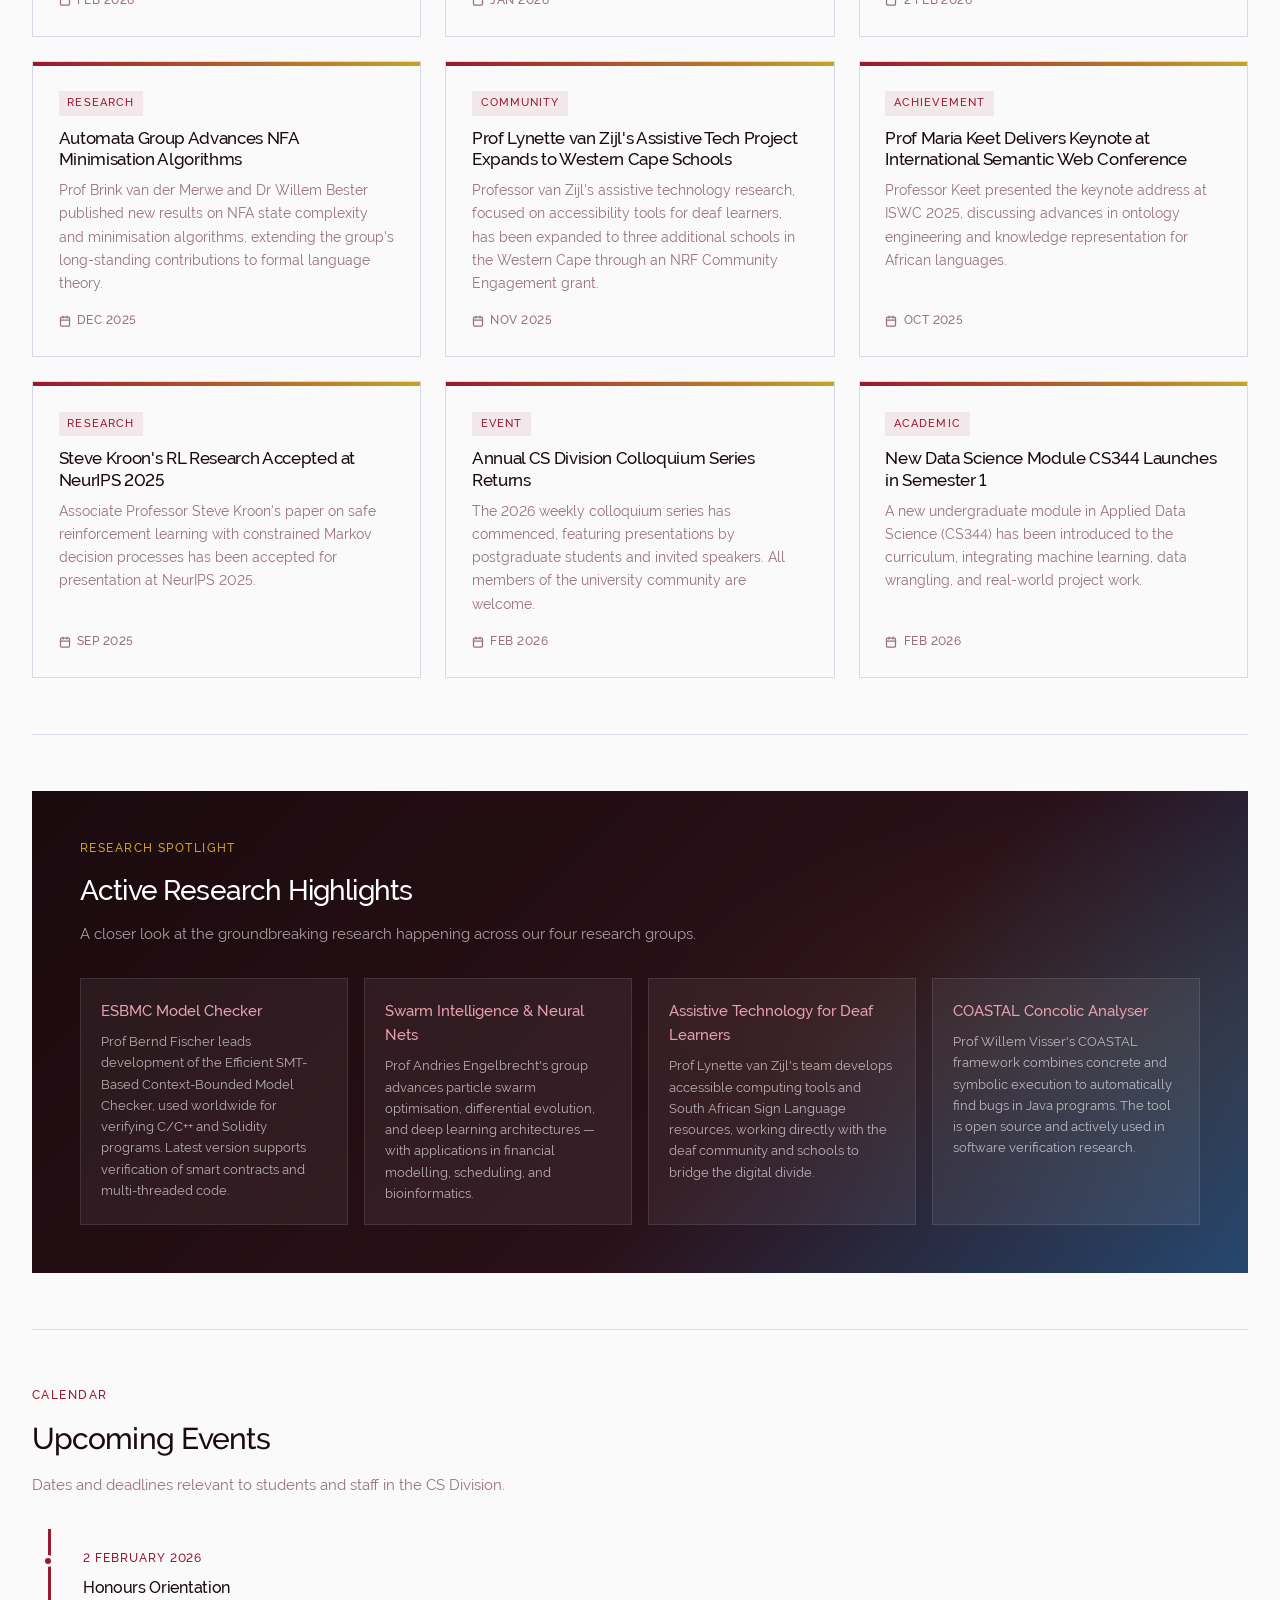
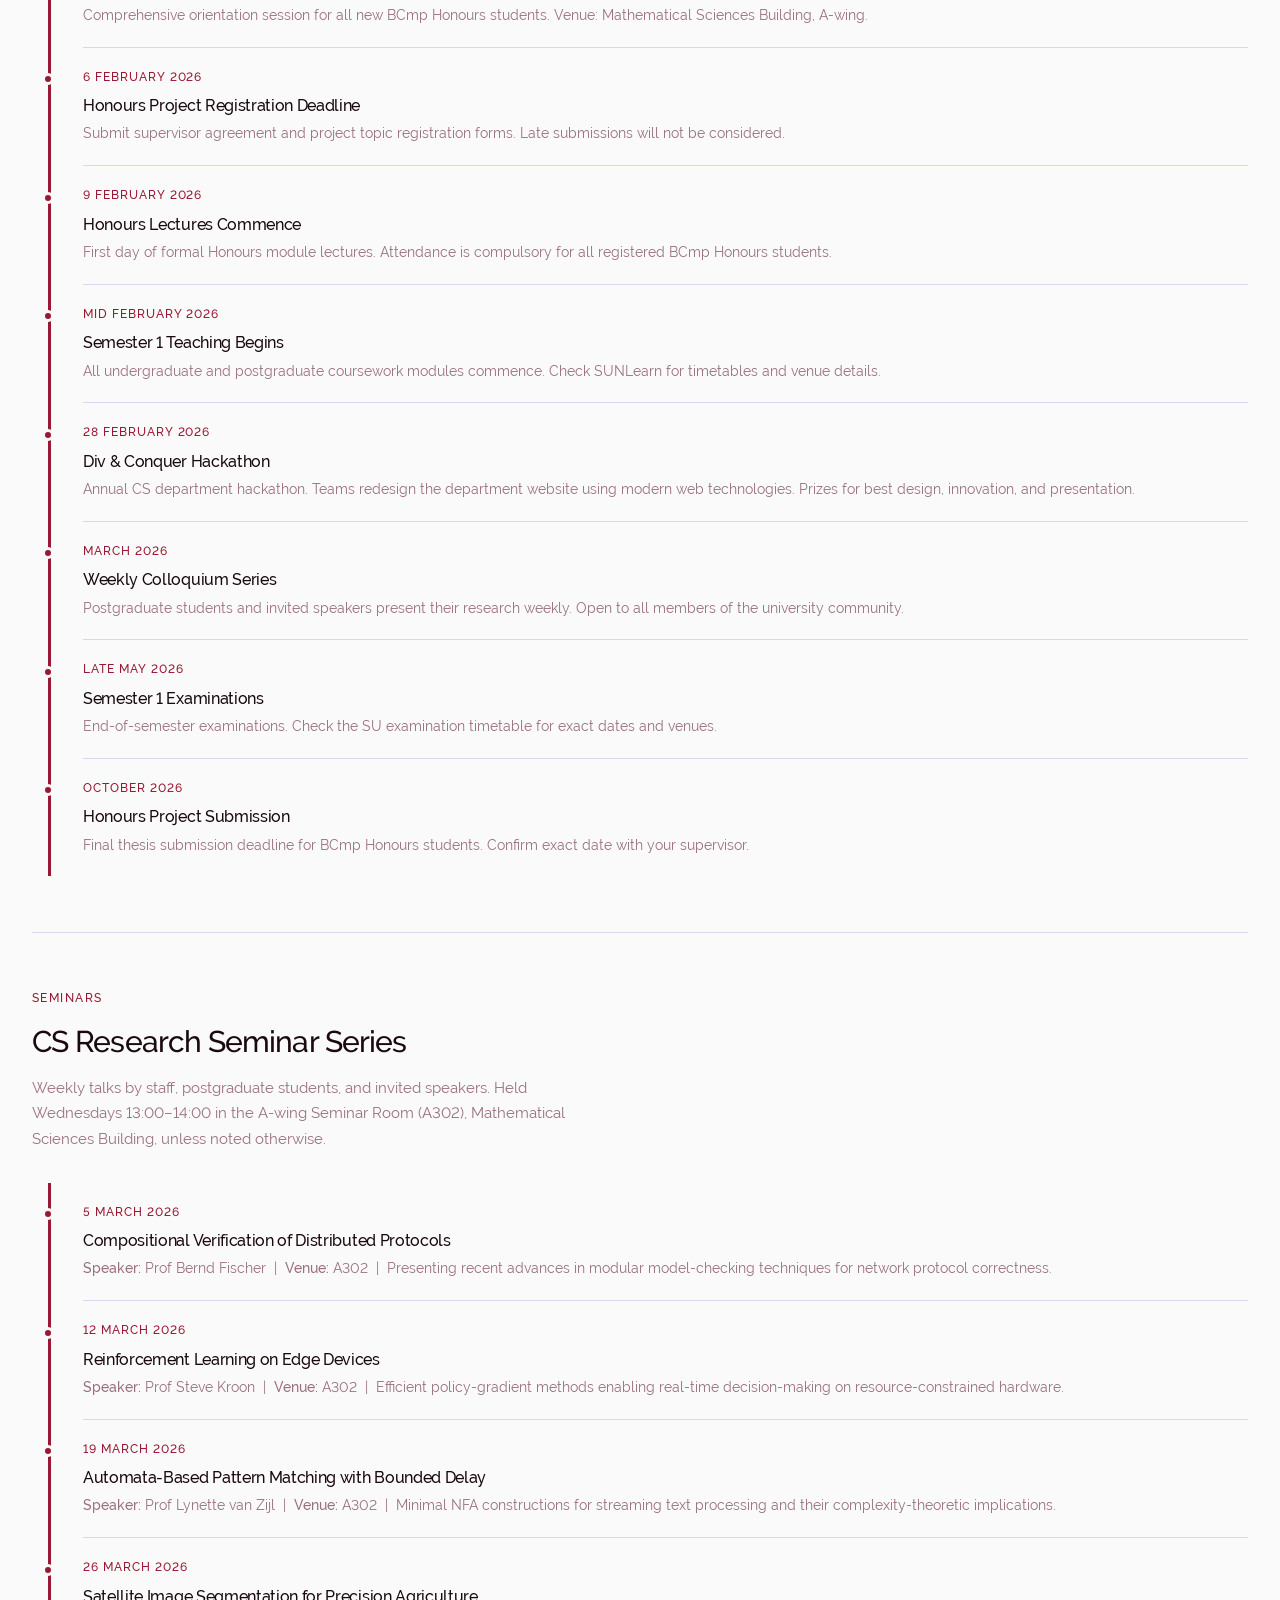
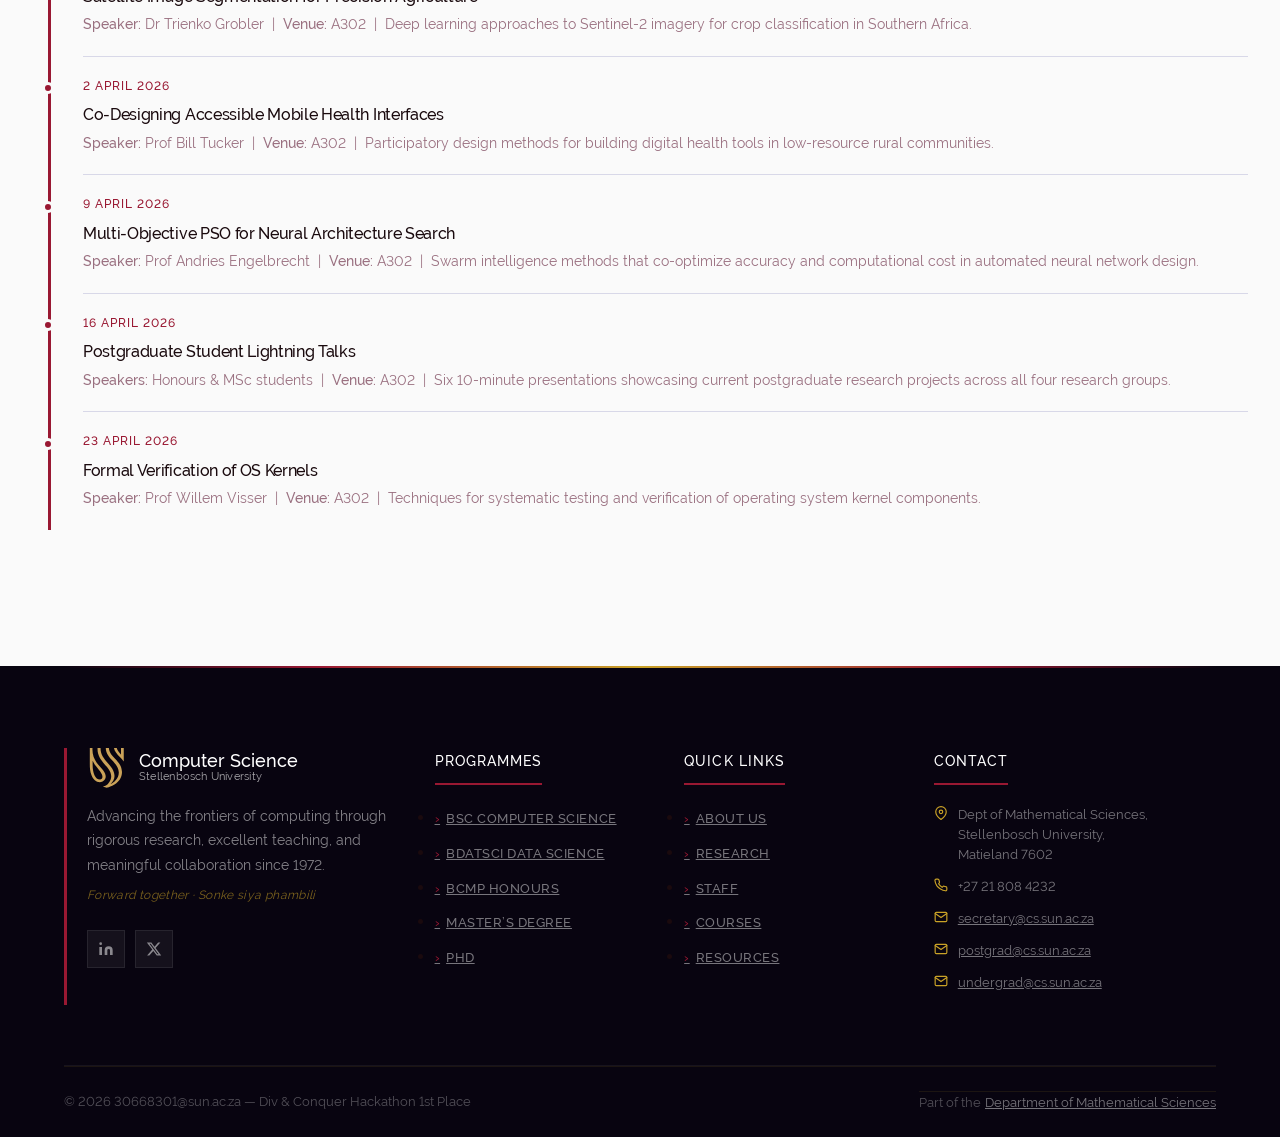
<file: news.html>
<!DOCTYPE html>
<html lang="en">
<head>
  <script>var t=localStorage.getItem("su-theme");if(t)document.documentElement.setAttribute("data-theme",t);</script>
  <meta charset="UTF-8" />
  <meta name="viewport" content="width=device-width, initial-scale=1.0" />
  <title>News &amp; Events | Computer Science | Stellenbosch University</title>
  <meta name="description" content="Latest news, events, and research seminars from the Computer Science Division at Stellenbosch University." />
  <link rel="icon" type="image/svg+xml" href="su-logo.svg" />
  <meta property="og:title" content="News &amp; Events | Computer Science | Stellenbosch University" />
  <meta property="og:description" content="Latest news, events, and research seminars from the Computer Science Division at Stellenbosch University." />
  <meta property="og:type" content="website" />
  <meta property="og:image" content="su-logo.svg" />
  <link rel="canonical" href="https://fibr0us.github.io/cs-su-website/news.html" />
  <link rel="preconnect" href="https://fonts.gstatic.com" crossorigin />
  <link rel="stylesheet" href="theme.css" />
  <style>
    *, *::before, *::after { box-sizing: border-box; margin: 0; padding: 0; }
    html { scroll-behavior: smooth; }

    body {
      font-family: var(--font-body);
      background: var(--light);
      color: var(--text-body);
      line-height: 1.65;
    }

    /* ── PAGE HERO ── */
    .page-hero {
      padding: 10rem 2rem 5rem;
      background: var(--dark);
      position: relative;
      overflow: hidden;
      text-align: center;
    }

    .page-hero::before {
      content: '';
      position: absolute;
      inset: 0;
      background:
        radial-gradient(ellipse 80% 60% at 50% 0%, rgba(153,24,50,0.3) 0%, transparent 65%),
        radial-gradient(ellipse 50% 50% at 20% 100%, rgba(201,162,39,0.1) 0%, transparent 60%);
    }

    .page-hero::after {
      content: '';
      position: absolute;
      inset: 0;
      background-image:
        linear-gradient(rgba(255,255,255,0.025) 1px, transparent 1px),
        linear-gradient(90deg, rgba(255,255,255,0.025) 1px, transparent 1px);
      background-size: 48px 48px;
      mask-image: radial-gradient(ellipse at center, black 30%, transparent 75%);
    }

    .page-hero-content { position: relative; z-index: 1; max-width: 700px; margin: 0 auto; }

    .breadcrumb {
      display: inline-flex;
      align-items: center;
      gap: 0.4rem;
      font-size: 0.8rem;
      color: rgba(255,255,255,0.5);
      margin-bottom: 1.5rem;
      font-family: var(--font-heading);
    }

    .breadcrumb a { color: var(--accent); text-decoration: none; }
    .breadcrumb a:hover { color: var(--accent-light); }
    .breadcrumb span { color: rgba(255,255,255,0.3); }

    .page-hero h1 {
      font-family: var(--font-heading);
      font-size: clamp(2.2rem, 5vw, 3.8rem);
      font-weight: 700;
      color: white;
      letter-spacing: -0.03em;
      margin-bottom: 1rem;
      line-height: 1.1;
    }

    .page-hero h1 span { color: var(--accent); }

    .page-hero p {
      font-size: 1.1rem;
      color: rgba(255,255,255,0.65);
      max-width: 580px;
      margin: 0 auto;
      font-weight: 300;
    }

    /* ── FILTER BAR ── */
    .news-filter-bar {
      background: var(--light);
      border-bottom: 1px solid var(--mid-gray);
      padding: 0.85rem 2rem;
      box-shadow: var(--shadow-sm);
      position: sticky;
      top: var(--su-nav-height, 72px);
      z-index: 900;
    }
    .news-filter-inner {
      max-width: 1280px;
      margin: 0 auto;
      display: flex;
      gap: 0.6rem;
      overflow-x: auto;
      -webkit-overflow-scrolling: touch;
      scrollbar-width: none;
      padding-bottom: 2px;
    }
    .news-filter-inner::-webkit-scrollbar { display: none; }
    .filter-chip {
      display: inline-flex;
      align-items: center;
      gap: 0.4rem;
      font-family: var(--font-heading);
      font-size: 0.8rem;
      font-weight: 600;
      padding: 0.45rem 1rem;
      border-radius: 0;
      border: 1.5px solid var(--mid-gray);
      background: var(--light);
      color: var(--text-body);
      cursor: pointer;
      white-space: nowrap;
      transition: all var(--transition);
      flex-shrink: 0;
    }
    .filter-chip:hover {
      border-color: var(--primary);
      color: var(--primary);
      background: rgba(153,24,50,0.04);
      transform: translateY(-1px);
    }
    .filter-chip.active {
      background: var(--primary);
      border-color: var(--primary);
      color: #fff;
      box-shadow: 0 4px 16px rgba(153,24,50,0.3);
    }

    /* ── MAIN ── */
    .main { max-width: 1280px; margin: 0 auto; padding: 3.5rem 2rem 5rem; }

    /* ── FEATURED NEWS ── */
    .featured-news {
      display: grid;
      grid-template-columns: 1.3fr 1fr;
      gap: 1.5rem;
      margin-bottom: 3.5rem;
    }
    .featured-card {
      background: linear-gradient(135deg, var(--dark) 0%, #2a1018 60%, rgba(153,24,50,0.4) 100%);
      border: 1px solid rgba(201,162,39,0.15);
      border-radius: 0;
      padding: 2.5rem;
      display: flex;
      flex-direction: column;
      justify-content: flex-end;
      min-height: 340px;
      position: relative;
      overflow: hidden;
      transition: transform var(--transition), box-shadow var(--transition);
    }
    .featured-card::before {
      content: '';
      position: absolute;
      inset: 0;
      background:
        radial-gradient(ellipse 60% 60% at 80% 20%, rgba(201,162,39,0.12) 0%, transparent 60%),
        radial-gradient(ellipse 40% 40% at 20% 80%, rgba(153,24,50,0.15) 0%, transparent 50%);
      pointer-events: none;
    }
    .featured-card:hover {
      transform: translateY(-3px);
      box-shadow: 0 16px 48px rgba(0,0,0,0.3), 0 0 0 1px rgba(201,162,39,0.2);
    }
    .featured-card > * { position: relative; z-index: 1; }
    .featured-badge {
      display: inline-flex;
      align-items: center;
      gap: 0.4rem;
      font-family: var(--font-heading);
      font-size: 0.72rem;
      font-weight: 800;
      text-transform: uppercase;
      letter-spacing: 0.1em;
      color: #c9a227;
      background: rgba(153,24,50,0.25);
      border: 1px solid rgba(153,24,50,0.45);
      padding: 0.35rem 0.85rem;
      border-radius: 0;
      margin-bottom: 1rem;
      width: fit-content;
    }
    .featured-badge-dot {
      width: 6px; height: 6px;
      background: var(--primary-light);
      border-radius: 50%;
      animation: pulse 2s ease infinite;
    }
    @keyframes pulse {
      0%, 100% { opacity: 1; transform: scale(1); }
      50% { opacity: 0.6; transform: scale(1.4); }
    }
    .featured-card h2 {
      font-family: var(--font-heading);
      font-size: 1.6rem;
      font-weight: 800;
      color: #fff;
      letter-spacing: -0.02em;
      margin-bottom: 0.75rem;
      line-height: 1.2;
    }
    .featured-card p {
      font-size: 0.92rem;
      color: rgba(255,255,255,0.65);
      line-height: 1.7;
      margin-bottom: 1.25rem;
      max-width: 520px;
    }
    .featured-date {
      font-family: var(--font-heading);
      font-size: 0.78rem;
      font-weight: 700;
      color: rgba(255,255,255,0.4);
      text-transform: uppercase;
      letter-spacing: 0.06em;
    }
    .featured-sidebar {
      display: flex;
      flex-direction: column;
      gap: 1.5rem;
    }
    .sidebar-featured-card {
      background: var(--light);
      border: 1px solid var(--mid-gray);
      border-radius: 0;
      padding: 1.75rem;
      flex: 1;
      display: flex;
      flex-direction: column;
      justify-content: center;
      transition: transform var(--transition), box-shadow var(--transition), border-color var(--transition);
    }
    .sidebar-featured-card:hover {
      transform: translateY(-3px);
      box-shadow: var(--shadow-md);
      border-color: rgba(153,24,50,0.2);
    }
    .sidebar-featured-card .news-cat {
      font-family: var(--font-heading);
      font-size: 0.7rem;
      font-weight: 800;
      text-transform: uppercase;
      letter-spacing: 0.1em;
      color: var(--primary);
      margin-bottom: 0.6rem;
      border-radius: 0;
      display: inline-block;
      background: rgba(153,24,50,0.08);
      padding: 0.25rem 0.6rem;
    }
    .sidebar-featured-card h3 {
      font-family: var(--font-heading);
      font-size: 1.05rem;
      font-weight: 700;
      color: var(--text-body);
      letter-spacing: -0.02em;
      margin-bottom: 0.5rem;
      line-height: 1.3;
    }
    .sidebar-featured-card p {
      font-size: 0.85rem;
      color: var(--text-muted);
      line-height: 1.6;
      flex: 1;
    }
    .sidebar-featured-card .news-meta {
      font-size: 0.75rem;
      font-weight: 600;
      color: var(--text-muted);
      margin-top: 0.75rem;
      text-transform: uppercase;
      letter-spacing: 0.04em;
    }

    /* ── NEWS GRID ── */
    .news-section { margin-bottom: 3.5rem; }
    .section-header { margin-bottom: 2rem; }
    .section-label {
      font-family: var(--font-heading);
      font-size: 0.75rem;
      font-weight: 700;
      letter-spacing: 0.12em;
      text-transform: uppercase;
      color: var(--primary);
      margin-bottom: 0.5rem;
    }
    .section-header h2 {
      font-family: var(--font-heading);
      font-size: 1.9rem;
      font-weight: 700;
      color: var(--text-body);
      letter-spacing: -0.03em;
      margin-bottom: 0.5rem;
    }
    .section-header p {
      color: var(--text-muted);
      font-size: 0.95rem;
      max-width: 560px;
    }
    .section-divider {
      border: none;
      border-top: 1px solid var(--mid-gray);
      margin-bottom: 3.5rem;
    }

    .news-grid {
      display: grid;
      grid-template-columns: repeat(auto-fill, minmax(320px, 1fr));
      gap: 1.5rem;
    }
    .news-article {
      background: var(--light);
      border: 1px solid var(--mid-gray);
      border-radius: 0;
      overflow: hidden;
      display: flex;
      flex-direction: column;
      transition: transform var(--transition), box-shadow var(--transition), border-color var(--transition);
    }
    .news-article.fade-up {
      opacity: 0;
      transform: translateY(24px);
      transition: opacity 0.55s ease, transform 0.55s ease, box-shadow var(--transition), border-color var(--transition);
    }
    .news-article.fade-up.visible {
      opacity: 1;
      transform: translateY(0);
    }
    .news-article:hover {
      transform: translateY(-4px);
      box-shadow: var(--shadow-md);
      border-color: rgba(153,24,50,0.2);
    }
    .news-article-accent {
      height: 4px;
      background: linear-gradient(90deg, var(--primary), var(--accent));
    }
    .news-article-body {
      padding: 1.6rem;
      flex: 1;
      display: flex;
      flex-direction: column;
    }
    .news-article .news-cat {
      font-family: var(--font-heading);
      font-size: 0.68rem;
      font-weight: 800;
      text-transform: uppercase;
      letter-spacing: 0.1em;
      color: var(--primary);
      background: rgba(153,24,50,0.08);
      padding: 0.2rem 0.55rem;
      border-radius: 0;
      display: inline-block;
      width: fit-content;
      margin-bottom: 0.75rem;
    }
    .news-article h3 {
      font-family: var(--font-heading);
      font-size: 1.05rem;
      font-weight: 700;
      color: var(--text-body);
      letter-spacing: -0.02em;
      margin-bottom: 0.5rem;
      line-height: 1.3;
    }
    .news-article p {
      font-size: 0.88rem;
      color: var(--text-muted);
      line-height: 1.65;
      flex: 1;
    }
    .news-article .news-meta {
      font-family: var(--font-heading);
      font-size: 0.73rem;
      font-weight: 600;
      color: var(--text-muted);
      margin-top: 1rem;
      text-transform: uppercase;
      letter-spacing: 0.04em;
      display: flex;
      align-items: center;
      gap: 0.4rem;
    }

    /* ── RESEARCH SPOTLIGHT ── */
    .spotlight-section {
      background: linear-gradient(135deg, var(--dark) 0%, var(--dark-mid) 60%, rgba(15,52,96,0.9) 100%);
      border-radius: 0;
      padding: 3rem;
      color: white;
      position: relative;
      overflow: hidden;
      margin-bottom: 3.5rem;
    }
    .spotlight-section::before {
      content: '';
      position: absolute;
      inset: 0;
      background: radial-gradient(ellipse 70% 80% at 90% 50%, rgba(201,162,39,0.08) 0%, transparent 60%);
    }
    .spotlight-section > * { position: relative; }
    .spotlight-section .section-label { color: var(--accent); }
    .spotlight-section h2 {
      font-family: var(--font-heading);
      font-size: 1.75rem;
      font-weight: 700;
      color: white;
      letter-spacing: -0.03em;
      margin-bottom: 0.5rem;
    }
    .spotlight-section > p {
      color: rgba(255,255,255,0.6);
      font-size: 0.95rem;
      margin-bottom: 2rem;
    }
    .spotlight-grid {
      display: grid;
      grid-template-columns: repeat(auto-fill, minmax(260px, 1fr));
      gap: 1rem;
    }
    .spotlight-card {
      background: rgba(255,255,255,0.06);
      border: 1px solid rgba(255,255,255,0.1);
      border-radius: 0;
      padding: 1.25rem;
      transition: background var(--transition), border-color var(--transition);
    }
    .spotlight-card:hover {
      background: rgba(255,255,255,0.1);
      border-color: rgba(153,24,50,0.4);
    }
    .spotlight-card h3 {
      font-family: var(--font-heading);
      font-size: 0.92rem;
      font-weight: 700;
      color: #e8a0b0;
      margin-bottom: 0.5rem;
    }
    .spotlight-card p {
      font-size: 0.83rem;
      color: rgba(255,255,255,0.65);
      line-height: 1.6;
    }

    /* ── EVENTS TIMELINE ── */
    .events-timeline {
      display: flex;
      flex-direction: column;
      gap: 0;
      border-left: 3px solid var(--primary);
      margin-left: 1rem;
      padding-left: 2rem;
    }
    .event-item {
      position: relative;
      padding: 1.25rem 0;
      border-bottom: 1px solid var(--mid-gray);
    }
    .event-item:last-child { border-bottom: none; }
    .event-item::before {
      content: '';
      position: absolute;
      left: -2.55rem;
      top: 1.6rem;
      width: 12px;
      height: 12px;
      background: var(--primary);
      border: 3px solid var(--light);
      border-radius: 50%;
    }
    .event-item .event-date {
      font-family: var(--font-heading);
      font-size: 0.75rem;
      font-weight: 800;
      text-transform: uppercase;
      letter-spacing: 0.08em;
      color: var(--primary);
      margin-bottom: 0.35rem;
    }
    .event-item h3 {
      font-family: var(--font-heading);
      font-size: 1rem;
      font-weight: 700;
      color: var(--text-body);
      letter-spacing: -0.02em;
      margin-bottom: 0.25rem;
    }
    .event-item p {
      font-size: 0.85rem;
      color: var(--text-muted);
      line-height: 1.6;
    }

    /* ── FADE ANIMATION ── */
    .fade-up {
      opacity: 0;
      transform: translateY(24px);
    }
    .fade-up.visible {
      opacity: 1;
      transform: translateY(0);
      transition: opacity 0.6s ease, transform 0.6s ease;
    }


    /* ── RESPONSIVE ── */
    @media (max-width: 900px) {
      .featured-news { grid-template-columns: 1fr; }
    }

    @media (max-width: 768px) {
      .news-grid { grid-template-columns: 1fr; }
      .spotlight-grid { grid-template-columns: 1fr; }
      .page-hero { padding: 8rem 1.25rem 4rem; }
      .spotlight-section { padding: 2rem; }
    }

    @media (max-width: 480px) {
      .main { padding: 2.5rem 1.25rem 4rem; }
      .section-header h2 { font-size: 1.6rem; }
    }
  </style>
</head>
<body>
<a href="#main-content" class="skip-to-content">Skip to main content</a>

<!-- ── NAVIGATION (Web Component) ── -->
<script src="components.js"></script>
<su-nav></su-nav>

<!-- ── PAGE HERO ── -->
<section class="page-hero">
  <div class="page-hero-content">
    <div class="breadcrumb">
      <a href="index.html">Home</a>
      <span>&rsaquo;</span>
      <span>News &amp; Events</span>
    </div>
    <h1>News &amp; <span>Events</span></h1>
    <p>The latest from the Computer Science Division — research breakthroughs, departmental milestones, and upcoming events.</p>
  </div>
</section>

<!-- ── FILTER BAR ── -->
<div class="news-filter-bar">
  <div class="news-filter-inner">
    <button class="filter-chip active" data-filter="all">All News</button>
    <button class="filter-chip" data-filter="research">Research</button>
    <button class="filter-chip" data-filter="event">Events</button>
    <button class="filter-chip" data-filter="achievement">Achievements</button>
    <button class="filter-chip" data-filter="academic">Academic</button>
    <button class="filter-chip" data-filter="community">Community</button>
  </div>
</div>

<!-- ── MAIN ── -->
<main class="main" id="main-content">

  <!-- FEATURED NEWS -->
  <section class="news-section">
    <div class="featured-news fade-up">
      <div class="featured-card">
        <div class="featured-badge">
          <span class="featured-badge-dot"></span>
          Featured
        </div>
        <h2>Prof Engelbrecht Appointed as SARChI Chair in Artificial Intelligence</h2>
        <p>Professor Andries Engelbrecht has been appointed as the South African Research Chair Initiative (SARChI) Chair in Artificial Intelligence at Stellenbosch University. The Chair represents a major national investment in AI research and will enable the CS Division to expand its work in neural networks, swarm intelligence, and computational intelligence.</p>
        <span class="featured-date">February 2026 &middot; Achievement</span>
      </div>
      <div class="featured-sidebar">
        <div class="sidebar-featured-card">
          <span class="news-cat">Research</span>
          <h3>COASTAL Framework Achieves New Concolic Testing Milestone</h3>
          <p>The Software Engineering group's COASTAL tool — developed under Prof Willem Visser — has achieved a new milestone in concolic testing of Java programs, pushing the boundary of automated bug detection.</p>
          <div class="news-meta">January 2026</div>
        </div>
        <div class="sidebar-featured-card">
          <span class="news-cat">Event</span>
          <h3>Div &amp; Conquer Hackathon 2026 Kicks Off</h3>
          <p>Stellenbosch CS students participate in the annual Div &amp; Conquer Hackathon, redesigning the department website with cutting-edge web technologies.</p>
          <div class="news-meta">February 2026</div>
        </div>
      </div>
    </div>
  </section>

  <hr class="section-divider" />

  <!-- LATEST NEWS -->
  <section class="news-section">
    <div class="section-header fade-up">
      <div class="section-label">Latest</div>
      <h2>Recent News &amp; Announcements</h2>
      <p>Highlights from research, teaching, and community engagement across the CS Division.</p>
    </div>

    <div class="news-grid">

      <article class="news-article fade-up" data-category="research">
        <div class="news-article-accent"></div>
        <div class="news-article-body">
          <span class="news-cat">Research</span>
          <h3>Machine Learning Group Publishes Earth Observation Paper in Remote Sensing</h3>
          <p>Dr Trienko Grobler and Mkhuseli Ngxande co-authored a paper on satellite image classification using deep learning, published in the journal Remote Sensing of Environment.</p>
          <div class="news-meta">
            <svg width="12" height="12" viewBox="0 0 24 24" fill="none" stroke="currentColor" stroke-width="2.5" stroke-linecap="round" stroke-linejoin="round"><rect x="3" y="4" width="18" height="18" rx="2"/><line x1="16" y1="2" x2="16" y2="6"/><line x1="8" y1="2" x2="8" y2="6"/><line x1="3" y1="10" x2="21" y2="10"/></svg>
            Feb 2026
          </div>
        </div>
      </article>

      <article class="news-article fade-up" data-category="achievement">
        <div class="news-article-accent"></div>
        <div class="news-article-body">
          <span class="news-cat">Achievement</span>
          <h3>Prof Bernd Fischer Receives Best Paper at TACAS 2026</h3>
          <p>Professor Bernd Fischer's work on ESBMC — the Efficient SMT-Based Context-Bounded Model Checker — was awarded best paper at the 32nd International Conference on Tools and Algorithms (TACAS).</p>
          <div class="news-meta">
            <svg width="12" height="12" viewBox="0 0 24 24" fill="none" stroke="currentColor" stroke-width="2.5" stroke-linecap="round" stroke-linejoin="round"><rect x="3" y="4" width="18" height="18" rx="2"/><line x1="16" y1="2" x2="16" y2="6"/><line x1="8" y1="2" x2="8" y2="6"/><line x1="3" y1="10" x2="21" y2="10"/></svg>
            Jan 2026
          </div>
        </div>
      </article>

      <article class="news-article fade-up" data-category="academic">
        <div class="news-article-accent"></div>
        <div class="news-article-body">
          <span class="news-cat">Academic</span>
          <h3>2026 Honours Orientation &amp; Project Registration Open</h3>
          <p>The 2026 BCmp Honours cohort has been welcomed with a comprehensive orientation session. Project registration forms and supervisor agreements are due by 6 February.</p>
          <div class="news-meta">
            <svg width="12" height="12" viewBox="0 0 24 24" fill="none" stroke="currentColor" stroke-width="2.5" stroke-linecap="round" stroke-linejoin="round"><rect x="3" y="4" width="18" height="18" rx="2"/><line x1="16" y1="2" x2="16" y2="6"/><line x1="8" y1="2" x2="8" y2="6"/><line x1="3" y1="10" x2="21" y2="10"/></svg>
            2 Feb 2026
          </div>
        </div>
      </article>

      <article class="news-article fade-up" data-category="research">
        <div class="news-article-accent"></div>
        <div class="news-article-body">
          <span class="news-cat">Research</span>
          <h3>Automata Group Advances NFA Minimisation Algorithms</h3>
          <p>Prof Brink van der Merwe and Dr Willem Bester published new results on NFA state complexity and minimisation algorithms, extending the group's long-standing contributions to formal language theory.</p>
          <div class="news-meta">
            <svg width="12" height="12" viewBox="0 0 24 24" fill="none" stroke="currentColor" stroke-width="2.5" stroke-linecap="round" stroke-linejoin="round"><rect x="3" y="4" width="18" height="18" rx="2"/><line x1="16" y1="2" x2="16" y2="6"/><line x1="8" y1="2" x2="8" y2="6"/><line x1="3" y1="10" x2="21" y2="10"/></svg>
            Dec 2025
          </div>
        </div>
      </article>

      <article class="news-article fade-up" data-category="community">
        <div class="news-article-accent"></div>
        <div class="news-article-body">
          <span class="news-cat">Community</span>
          <h3>Prof Lynette van Zijl's Assistive Tech Project Expands to Western Cape Schools</h3>
          <p>Professor van Zijl's assistive technology research, focused on accessibility tools for deaf learners, has been expanded to three additional schools in the Western Cape through an NRF Community Engagement grant.</p>
          <div class="news-meta">
            <svg width="12" height="12" viewBox="0 0 24 24" fill="none" stroke="currentColor" stroke-width="2.5" stroke-linecap="round" stroke-linejoin="round"><rect x="3" y="4" width="18" height="18" rx="2"/><line x1="16" y1="2" x2="16" y2="6"/><line x1="8" y1="2" x2="8" y2="6"/><line x1="3" y1="10" x2="21" y2="10"/></svg>
            Nov 2025
          </div>
        </div>
      </article>

      <article class="news-article fade-up" data-category="achievement">
        <div class="news-article-accent"></div>
        <div class="news-article-body">
          <span class="news-cat">Achievement</span>
          <h3>Prof Maria Keet Delivers Keynote at International Semantic Web Conference</h3>
          <p>Professor Keet presented the keynote address at ISWC 2025, discussing advances in ontology engineering and knowledge representation for African languages.</p>
          <div class="news-meta">
            <svg width="12" height="12" viewBox="0 0 24 24" fill="none" stroke="currentColor" stroke-width="2.5" stroke-linecap="round" stroke-linejoin="round"><rect x="3" y="4" width="18" height="18" rx="2"/><line x1="16" y1="2" x2="16" y2="6"/><line x1="8" y1="2" x2="8" y2="6"/><line x1="3" y1="10" x2="21" y2="10"/></svg>
            Oct 2025
          </div>
        </div>
      </article>

      <article class="news-article fade-up" data-category="research">
        <div class="news-article-accent"></div>
        <div class="news-article-body">
          <span class="news-cat">Research</span>
          <h3>Steve Kroon's RL Research Accepted at NeurIPS 2025</h3>
          <p>Associate Professor Steve Kroon's paper on safe reinforcement learning with constrained Markov decision processes has been accepted for presentation at NeurIPS 2025.</p>
          <div class="news-meta">
            <svg width="12" height="12" viewBox="0 0 24 24" fill="none" stroke="currentColor" stroke-width="2.5" stroke-linecap="round" stroke-linejoin="round"><rect x="3" y="4" width="18" height="18" rx="2"/><line x1="16" y1="2" x2="16" y2="6"/><line x1="8" y1="2" x2="8" y2="6"/><line x1="3" y1="10" x2="21" y2="10"/></svg>
            Sep 2025
          </div>
        </div>
      </article>

      <article class="news-article fade-up" data-category="event">
        <div class="news-article-accent"></div>
        <div class="news-article-body">
          <span class="news-cat">Event</span>
          <h3>Annual CS Division Colloquium Series Returns</h3>
          <p>The 2026 weekly colloquium series has commenced, featuring presentations by postgraduate students and invited speakers. All members of the university community are welcome.</p>
          <div class="news-meta">
            <svg width="12" height="12" viewBox="0 0 24 24" fill="none" stroke="currentColor" stroke-width="2.5" stroke-linecap="round" stroke-linejoin="round"><rect x="3" y="4" width="18" height="18" rx="2"/><line x1="16" y1="2" x2="16" y2="6"/><line x1="8" y1="2" x2="8" y2="6"/><line x1="3" y1="10" x2="21" y2="10"/></svg>
            Feb 2026
          </div>
        </div>
      </article>

      <article class="news-article fade-up" data-category="academic">
        <div class="news-article-accent"></div>
        <div class="news-article-body">
          <span class="news-cat">Academic</span>
          <h3>New Data Science Module CS344 Launches in Semester 1</h3>
          <p>A new undergraduate module in Applied Data Science (CS344) has been introduced to the curriculum, integrating machine learning, data wrangling, and real-world project work.</p>
          <div class="news-meta">
            <svg width="12" height="12" viewBox="0 0 24 24" fill="none" stroke="currentColor" stroke-width="2.5" stroke-linecap="round" stroke-linejoin="round"><rect x="3" y="4" width="18" height="18" rx="2"/><line x1="16" y1="2" x2="16" y2="6"/><line x1="8" y1="2" x2="8" y2="6"/><line x1="3" y1="10" x2="21" y2="10"/></svg>
            Feb 2026
          </div>
        </div>
      </article>

    </div>
  </section>

  <hr class="section-divider" />

  <!-- RESEARCH SPOTLIGHT -->
  <section class="news-section">
    <div class="spotlight-section fade-up">
      <div class="section-label">Research Spotlight</div>
      <h2>Active Research Highlights</h2>
      <p>A closer look at the groundbreaking research happening across our four research groups.</p>

      <div class="spotlight-grid">
        <div class="spotlight-card">
          <h3>ESBMC Model Checker</h3>
          <p>Prof Bernd Fischer leads development of the Efficient SMT-Based Context-Bounded Model Checker, used worldwide for verifying C/C++ and Solidity programs. Latest version supports verification of smart contracts and multi-threaded code.</p>
        </div>
        <div class="spotlight-card">
          <h3>Swarm Intelligence &amp; Neural Nets</h3>
          <p>Prof Andries Engelbrecht's group advances particle swarm optimisation, differential evolution, and deep learning architectures — with applications in financial modelling, scheduling, and bioinformatics.</p>
        </div>
        <div class="spotlight-card">
          <h3>Assistive Technology for Deaf Learners</h3>
          <p>Prof Lynette van Zijl's team develops accessible computing tools and South African Sign Language resources, working directly with the deaf community and schools to bridge the digital divide.</p>
        </div>
        <div class="spotlight-card">
          <h3>COASTAL Concolic Analyser</h3>
          <p>Prof Willem Visser's COASTAL framework combines concrete and symbolic execution to automatically find bugs in Java programs. The tool is open source and actively used in software verification research.</p>
        </div>
      </div>
    </div>
  </section>

  <hr class="section-divider" />

  <!-- UPCOMING EVENTS -->
  <section class="news-section">
    <div class="section-header fade-up">
      <div class="section-label">Calendar</div>
      <h2>Upcoming Events</h2>
      <p>Dates and deadlines relevant to students and staff in the CS Division.</p>
    </div>

    <div class="events-timeline fade-up">
      <div class="event-item">
        <div class="event-date">2 February 2026</div>
        <h3>Honours Orientation</h3>
        <p>Comprehensive orientation session for all new BCmp Honours students. Venue: Mathematical Sciences Building, A-wing.</p>
      </div>
      <div class="event-item">
        <div class="event-date">6 February 2026</div>
        <h3>Honours Project Registration Deadline</h3>
        <p>Submit supervisor agreement and project topic registration forms. Late submissions will not be considered.</p>
      </div>
      <div class="event-item">
        <div class="event-date">9 February 2026</div>
        <h3>Honours Lectures Commence</h3>
        <p>First day of formal Honours module lectures. Attendance is compulsory for all registered BCmp Honours students.</p>
      </div>
      <div class="event-item">
        <div class="event-date">Mid February 2026</div>
        <h3>Semester 1 Teaching Begins</h3>
        <p>All undergraduate and postgraduate coursework modules commence. Check SUNLearn for timetables and venue details.</p>
      </div>
      <div class="event-item">
        <div class="event-date">28 February 2026</div>
        <h3>Div &amp; Conquer Hackathon</h3>
        <p>Annual CS department hackathon. Teams redesign the department website using modern web technologies. Prizes for best design, innovation, and presentation.</p>
      </div>
      <div class="event-item">
        <div class="event-date">March 2026</div>
        <h3>Weekly Colloquium Series</h3>
        <p>Postgraduate students and invited speakers present their research weekly. Open to all members of the university community.</p>
      </div>
      <div class="event-item">
        <div class="event-date">Late May 2026</div>
        <h3>Semester 1 Examinations</h3>
        <p>End-of-semester examinations. Check the SU examination timetable for exact dates and venues.</p>
      </div>
      <div class="event-item">
        <div class="event-date">October 2026</div>
        <h3>Honours Project Submission</h3>
        <p>Final thesis submission deadline for BCmp Honours students. Confirm exact date with your supervisor.</p>
      </div>
    </div>
  </section>

  <hr class="section-divider" />

  <!-- SEMINAR SCHEDULE -->
  <section class="news-section">
    <div class="section-header fade-up">
      <div class="section-label">Seminars</div>
      <h2>CS Research Seminar Series</h2>
      <p>Weekly talks by staff, postgraduate students, and invited speakers. Held Wednesdays 13:00–14:00 in the A-wing Seminar Room (A302), Mathematical Sciences Building, unless noted otherwise.</p>
    </div>

    <div class="events-timeline fade-up">
      <div class="event-item">
        <div class="event-date">5 March 2026</div>
        <h3>Compositional Verification of Distributed Protocols</h3>
        <p><strong>Speaker:</strong> Prof Bernd Fischer &nbsp;|&nbsp; <strong>Venue:</strong> A302 &nbsp;|&nbsp; Presenting recent advances in modular model-checking techniques for network protocol correctness.</p>
      </div>
      <div class="event-item">
        <div class="event-date">12 March 2026</div>
        <h3>Reinforcement Learning on Edge Devices</h3>
        <p><strong>Speaker:</strong> Prof Steve Kroon &nbsp;|&nbsp; <strong>Venue:</strong> A302 &nbsp;|&nbsp; Efficient policy-gradient methods enabling real-time decision-making on resource-constrained hardware.</p>
      </div>
      <div class="event-item">
        <div class="event-date">19 March 2026</div>
        <h3>Automata-Based Pattern Matching with Bounded Delay</h3>
        <p><strong>Speaker:</strong> Prof Lynette van Zijl &nbsp;|&nbsp; <strong>Venue:</strong> A302 &nbsp;|&nbsp; Minimal NFA constructions for streaming text processing and their complexity-theoretic implications.</p>
      </div>
      <div class="event-item">
        <div class="event-date">26 March 2026</div>
        <h3>Satellite Image Segmentation for Precision Agriculture</h3>
        <p><strong>Speaker:</strong> Dr Trienko Grobler &nbsp;|&nbsp; <strong>Venue:</strong> A302 &nbsp;|&nbsp; Deep learning approaches to Sentinel-2 imagery for crop classification in Southern Africa.</p>
      </div>
      <div class="event-item">
        <div class="event-date">2 April 2026</div>
        <h3>Co-Designing Accessible Mobile Health Interfaces</h3>
        <p><strong>Speaker:</strong> Prof Bill Tucker &nbsp;|&nbsp; <strong>Venue:</strong> A302 &nbsp;|&nbsp; Participatory design methods for building digital health tools in low-resource rural communities.</p>
      </div>
      <div class="event-item">
        <div class="event-date">9 April 2026</div>
        <h3>Multi-Objective PSO for Neural Architecture Search</h3>
        <p><strong>Speaker:</strong> Prof Andries Engelbrecht &nbsp;|&nbsp; <strong>Venue:</strong> A302 &nbsp;|&nbsp; Swarm intelligence methods that co-optimize accuracy and computational cost in automated neural network design.</p>
      </div>
      <div class="event-item">
        <div class="event-date">16 April 2026</div>
        <h3>Postgraduate Student Lightning Talks</h3>
        <p><strong>Speakers:</strong> Honours &amp; MSc students &nbsp;|&nbsp; <strong>Venue:</strong> A302 &nbsp;|&nbsp; Six 10-minute presentations showcasing current postgraduate research projects across all four research groups.</p>
      </div>
      <div class="event-item">
        <div class="event-date">23 April 2026</div>
        <h3>Formal Verification of OS Kernels</h3>
        <p><strong>Speaker:</strong> Prof Willem Visser &nbsp;|&nbsp; <strong>Venue:</strong> A302 &nbsp;|&nbsp; Techniques for systematic testing and verification of operating system kernel components.</p>
      </div>
    </div>
  </section>

</main>

<!-- ── FOOTER (Web Component) ── -->
<su-footer></su-footer>

<script>
  const observerOpts = { threshold: 0.07, rootMargin: '0px 0px -40px 0px' };
  const fadeObserver = new IntersectionObserver((entries) => {
    entries.forEach((entry) => {
      if (entry.isIntersecting) {
        const parent = entry.target.closest('.news-grid');
        const delay = parent
          ? Array.from(parent.children).indexOf(entry.target) * 70
          : 0;
        setTimeout(() => entry.target.classList.add('visible'), delay);
        fadeObserver.unobserve(entry.target);
      }
    });
  }, observerOpts);

  document.querySelectorAll('.fade-up').forEach(el => fadeObserver.observe(el));

  // ── FILTER CHIPS ──
  const filterChips = document.querySelectorAll('.filter-chip');
  const newsArticles = document.querySelectorAll('.news-article[data-category]');

  filterChips.forEach(chip => {
    chip.addEventListener('click', () => {
      filterChips.forEach(c => c.classList.remove('active'));
      chip.classList.add('active');
      const filter = chip.getAttribute('data-filter');
      newsArticles.forEach(article => {
        if (filter === 'all' || article.getAttribute('data-category') === filter) {
          article.style.display = '';
        } else {
          article.style.display = 'none';
        }
      });
    });
  });
</script>
  <!-- ─── SCROLL TO TOP ─── -->
  <button class="scroll-to-top" id="scrollToTop" aria-label="Scroll to top" title="Scroll to top">
    <svg width="18" height="18" viewBox="0 0 24 24" fill="none" stroke="currentColor" stroke-width="2.5" stroke-linecap="round" stroke-linejoin="round"><polyline points="18 15 12 9 6 15"/></svg>
  </button>
  <script>
    (function(){var btn=document.getElementById('scrollToTop');window.addEventListener('scroll',function(){btn.classList.toggle('visible',window.scrollY>400)});btn.addEventListener('click',function(){window.scrollTo({top:0,behavior:'smooth'})})})();
  </script>
  <!-- ─── DARK MODE TOGGLE ─── -->
  <button class="dm-toggle" id="dmToggle" aria-label="Toggle dark mode" title="Toggle dark mode">🌙</button>
  <script>
    (function() {
      var dmToggle = document.getElementById('dmToggle');
      var htmlEl = document.documentElement;
      var savedTheme = localStorage.getItem('su-theme') || 'light';
      htmlEl.setAttribute('data-theme', savedTheme);
      dmToggle.textContent = savedTheme === 'dark' ? '☀️' : '🌙';
      dmToggle.addEventListener('click', function() {
        var isDark = htmlEl.getAttribute('data-theme') === 'dark';
        var next = isDark ? 'light' : 'dark';
        htmlEl.setAttribute('data-theme', next);
        localStorage.setItem('su-theme', next);
        dmToggle.textContent = next === 'dark' ? '☀️' : '🌙';
      });
    })();
  </script>
</body>
</html>
</file>
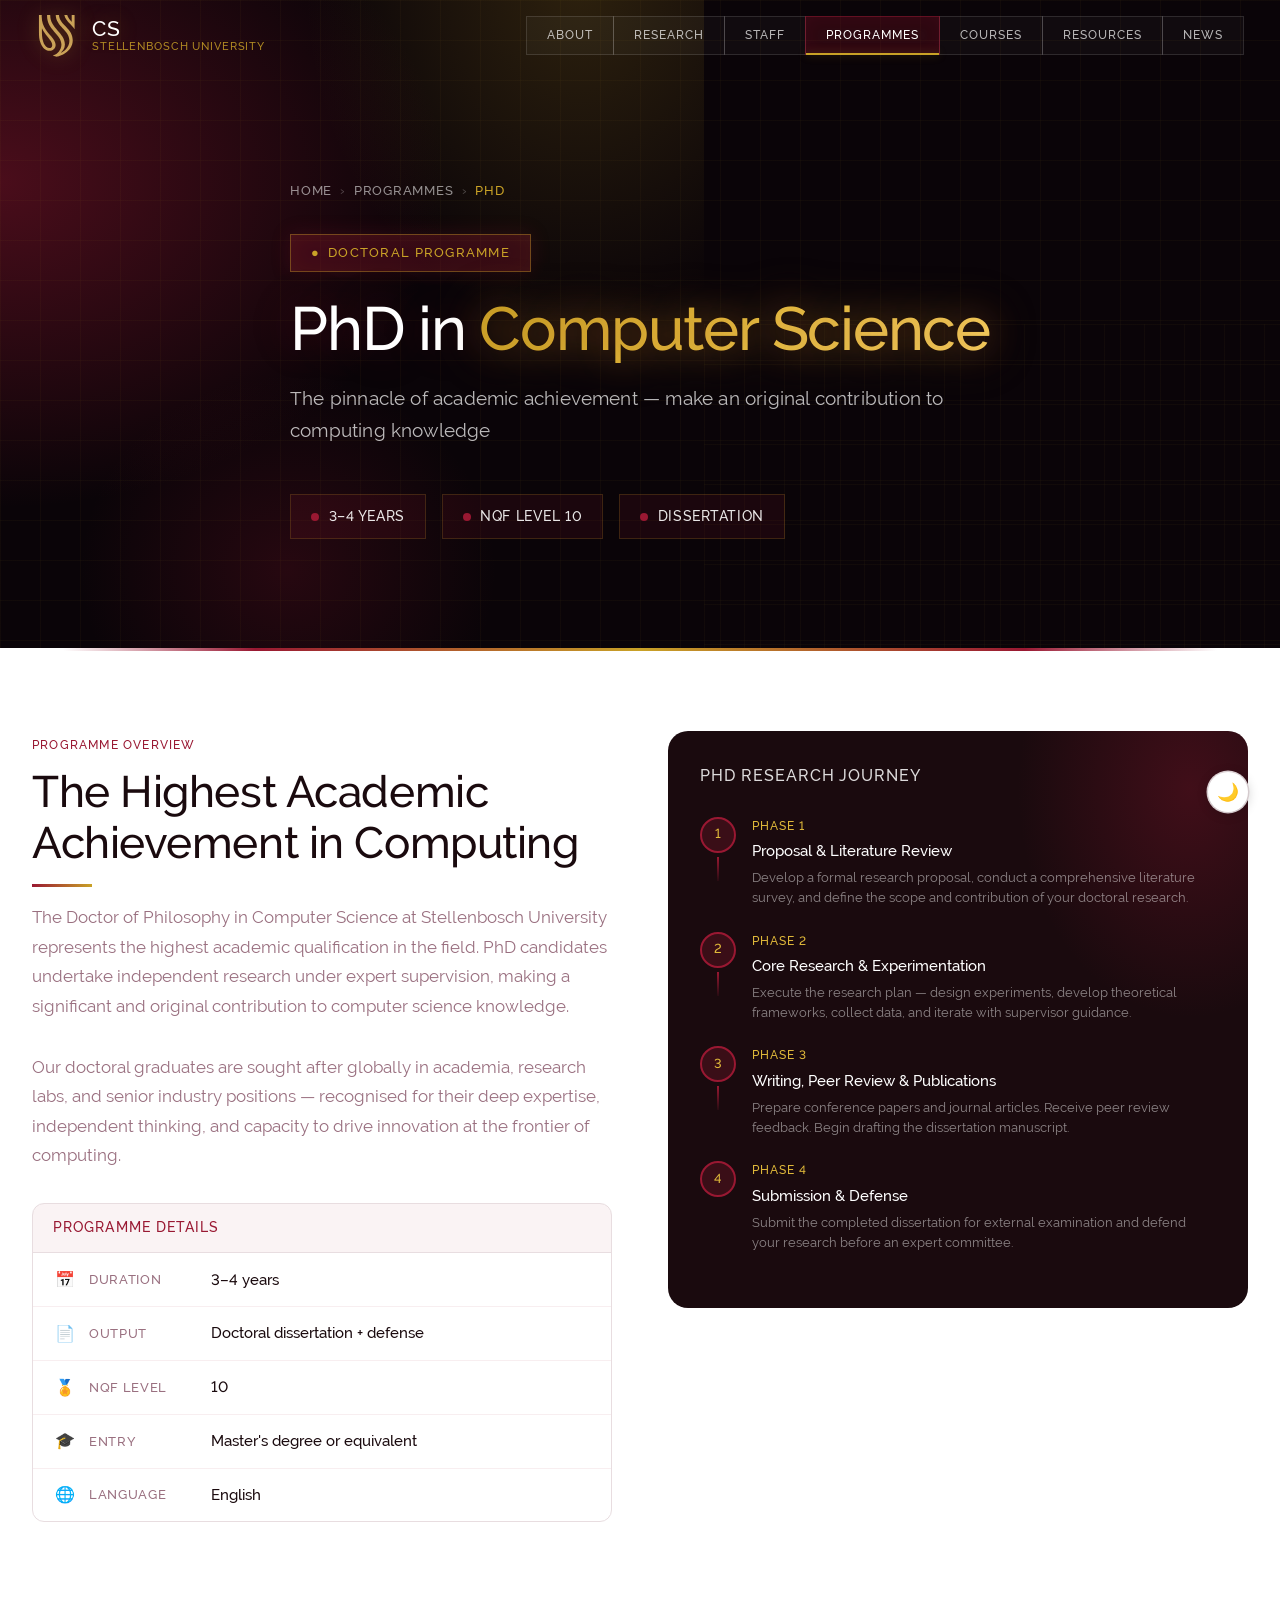
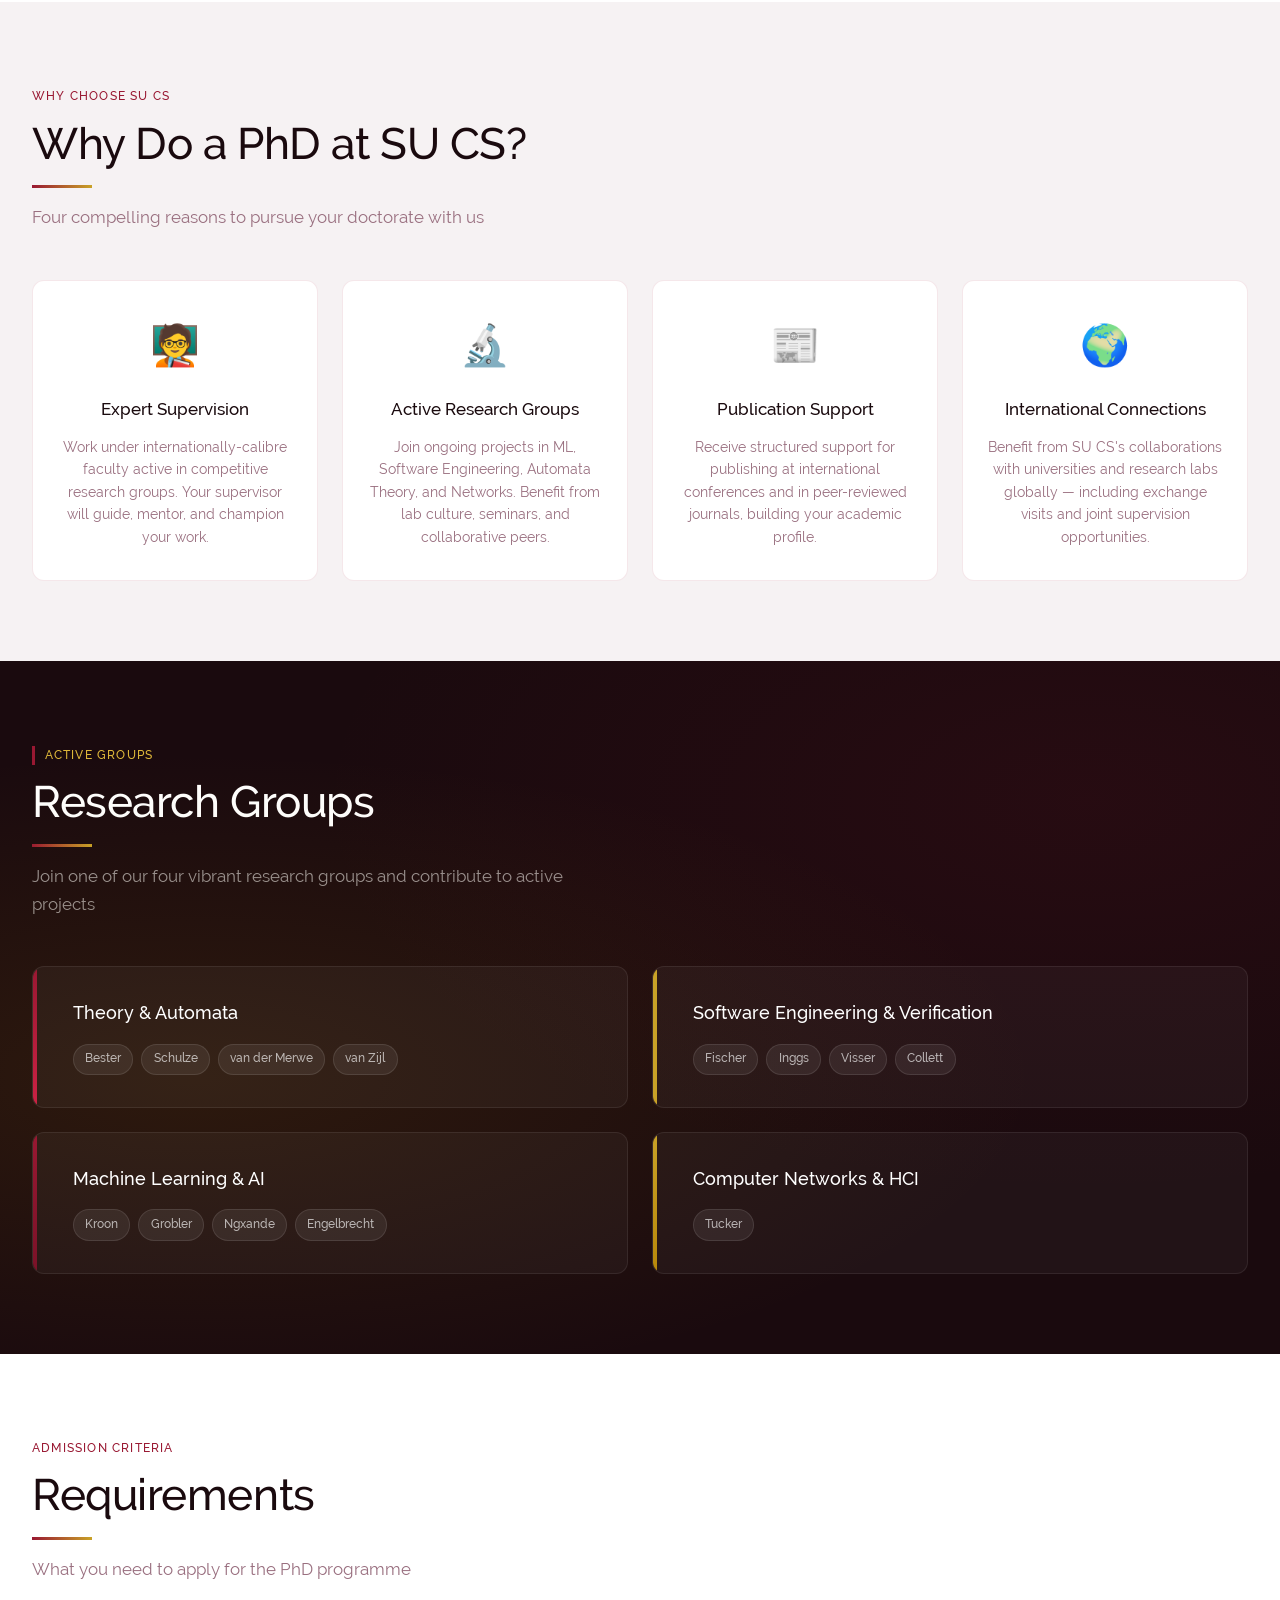
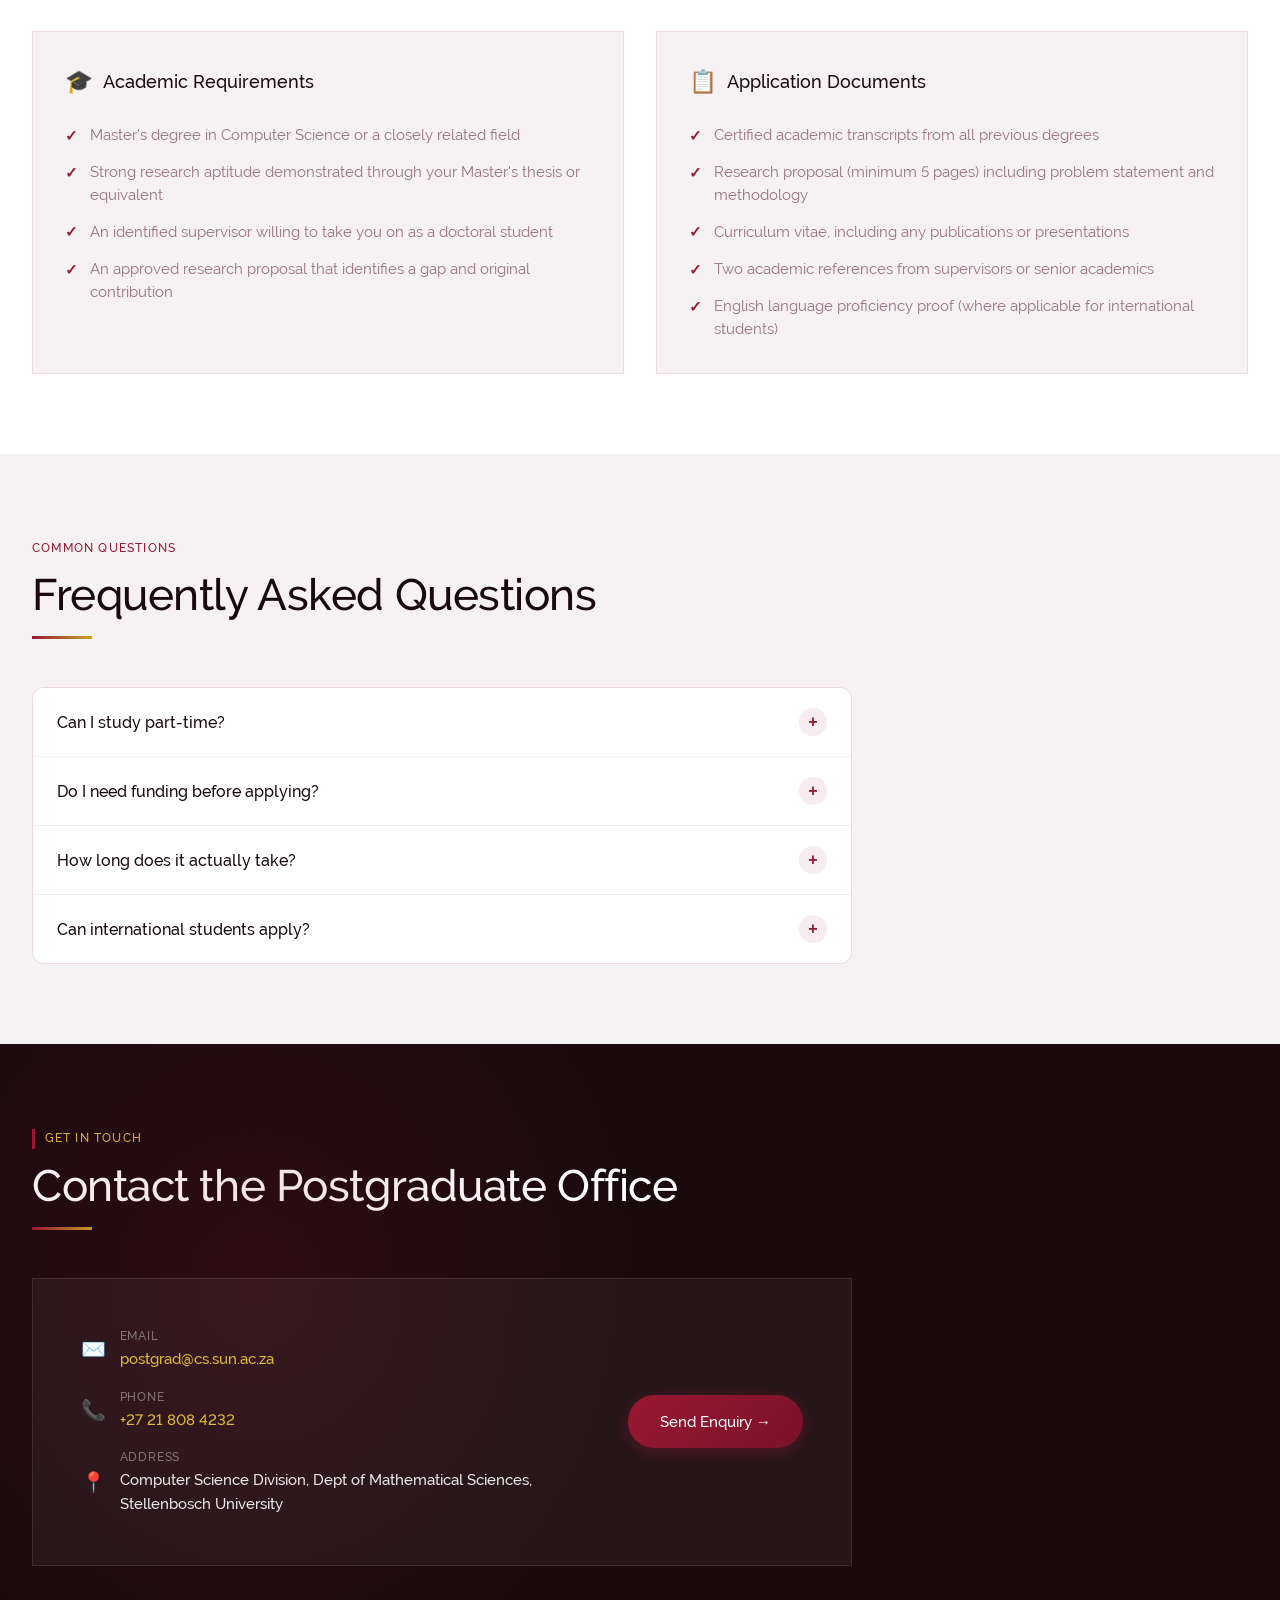
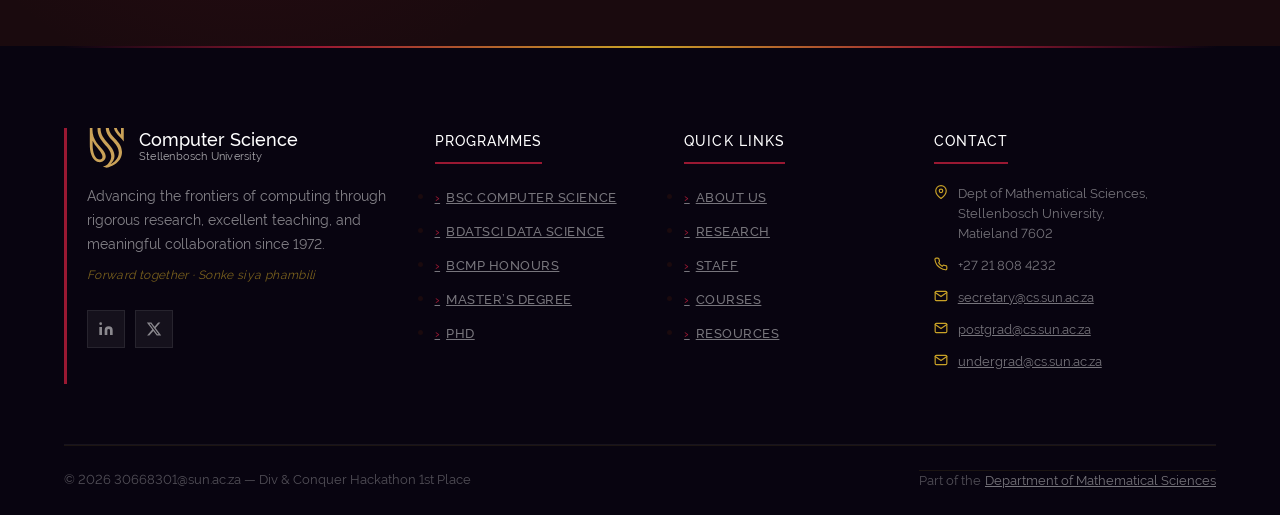
<file: phd.html>
<!DOCTYPE html>
<html lang="en">
<head>
  <script>var t=localStorage.getItem("su-theme");if(t)document.documentElement.setAttribute("data-theme",t);</script>
  <meta charset="UTF-8" />
  <meta name="viewport" content="width=device-width, initial-scale=1.0" />
  <title>PhD in CS | Stellenbosch University</title>
  <meta name="description" content="PhD in Computer Science at Stellenbosch University — doctoral research programme producing world-class contributions to computing knowledge." />
  <link rel="icon" type="image/svg+xml" href="su-logo.svg" />
  <meta property="og:title" content="PhD in CS | Stellenbosch University" />
  <meta property="og:description" content="PhD in Computer Science at Stellenbosch University — doctoral research programme producing world-class contributions to computing knowledge." />
  <meta property="og:type" content="website" />
  <meta property="og:image" content="su-logo.svg" />
  <link rel="canonical" href="https://fibr0us.github.io/cs-su-website/phd.html" />
  <link rel="preconnect" href="https://fonts.gstatic.com" crossorigin />
  <link rel="stylesheet" href="theme.css" />
  <style>
    /* Page-specific tokens */
    :root {
      --dark-surface: #0f3460;
      --orange: #991832;
      --orange-glow: rgba(153, 24, 50, 0.3);
      --orange-mid: rgba(153, 24, 50, 0.15);
    }

    *, *::before, *::after { box-sizing: border-box; margin: 0; padding: 0; }

    html { scroll-behavior: smooth; font-size: 16px; }

    body {
      font-family: var(--font-body);
      color: var(--text);
      background: var(--light);
      line-height: 1.6;
      overflow-x: hidden;
    }

    /* ── HERO ── */
    .hero {
      min-height: 72vh;
      background: var(--dark);
      position: relative;
      display: flex;
      align-items: center;
      padding-top: var(--su-nav-height, 72px);
      overflow: hidden;
    }

    .hero::before {
      content: '';
      position: absolute;
      top: -20%;
      left: -10%;
      width: 65%;
      height: 120%;
      background: radial-gradient(ellipse at center, var(--orange-glow) 0%, transparent 70%);
      pointer-events: none;
    }

    .hero::after {
      content: '';
      position: absolute;
      bottom: -30%;
      right: -5%;
      width: 50%;
      height: 80%;
      background: radial-gradient(ellipse at center, rgba(153,24,50,0.15) 0%, transparent 70%);
      pointer-events: none;
    }

    .hero-bg-grid {
      position: absolute;
      inset: 0;
      background-image:
        linear-gradient(rgba(184,136,10,0.06) 1px, transparent 1px),
        linear-gradient(90deg, rgba(184,136,10,0.06) 1px, transparent 1px);
      background-size: 48px 48px;
      pointer-events: none;
    }

    .hero-content {
      max-width: 1280px;
      margin: 0 auto;
      padding: 5rem 2rem;
      position: relative;
      z-index: 1;
    }

    .breadcrumb {
      display: flex;
      align-items: center;
      gap: 0.5rem;
      margin-bottom: 2rem;
      font-size: 0.8rem;
      font-weight: 500;
      color: rgba(255,255,255,0.45);
      text-transform: uppercase;
      letter-spacing: 0.06em;
    }

    .breadcrumb a {
      color: rgba(255,255,255,0.45);
      text-decoration: none;
      transition: color var(--transition);
    }

    .breadcrumb a:hover { color: rgba(255,255,255,0.75); }

    .breadcrumb-sep { color: rgba(255,255,255,0.25); }

    .breadcrumb-current { color: var(--accent); }

    .hero-badge {
      display: inline-flex;
      align-items: center;
      gap: 0.5rem;
      background: rgba(153, 24, 50, 0.2);
      border: 1px solid rgba(153, 24, 50, 0.4);
      color: #e0b93a;
      font-size: 0.8rem;
      font-weight: 600;
      padding: 0.4rem 1rem;
      border-radius: 100px;
      margin-bottom: 1.5rem;
      letter-spacing: 0.04em;
      text-transform: uppercase;
    }

    .hero h1 {
      font-family: var(--font-heading);
      font-size: clamp(2.2rem, 5vw, 3.8rem);
      font-weight: 700;
      color: #ffffff;
      line-height: 1.1;
      letter-spacing: -0.03em;
      margin-bottom: 1.25rem;
      max-width: 820px;
    }

    .hero h1 span {
      background: linear-gradient(135deg, #991832, #c9a227);
      -webkit-background-clip: text;
      -webkit-text-fill-color: transparent;
      background-clip: text;
    }

    .hero-subtitle {
      font-size: clamp(1rem, 2vw, 1.2rem);
      color: rgba(255,255,255,0.65);
      max-width: 680px;
      margin-bottom: 3rem;
      line-height: 1.65;
    }

    .hero-stats {
      display: flex;
      flex-wrap: wrap;
      gap: 1rem;
    }

    .stat-chip {
      display: flex;
      align-items: center;
      gap: 0.6rem;
      background: rgba(255,255,255,0.07);
      border: 1px solid rgba(255,255,255,0.12);
      border-radius: 100px;
      padding: 0.6rem 1.25rem;
      color: rgba(255,255,255,0.9);
      font-size: 0.9rem;
      font-weight: 600;
      font-family: var(--font-heading);
      transition: var(--transition);
    }

    .stat-chip:hover {
      background: rgba(153,24,50,0.2);
      border-color: rgba(153,24,50,0.4);
    }

    .stat-chip-dot {
      width: 8px;
      height: 8px;
      border-radius: 50%;
      background: #991832;
      flex-shrink: 0;
    }

    /* ── SECTION COMMON ── */
    section { padding: 5rem 2rem; }

    .section-inner {
      max-width: 1280px;
      margin: 0 auto;
    }

    .section-label {
      display: inline-block;
      font-size: 0.75rem;
      font-weight: 700;
      text-transform: uppercase;
      letter-spacing: 0.1em;
      color: var(--primary);
      margin-bottom: 0.75rem;
    }

    .section-title {
      font-family: var(--font-heading);
      font-size: clamp(1.75rem, 3.5vw, 2.75rem);
      font-weight: 700;
      color: var(--dark);
      letter-spacing: -0.03em;
      line-height: 1.15;
      margin-bottom: 1rem;
    }

    .section-subtitle {
      font-size: 1.05rem;
      color: var(--text-muted);
      max-width: 580px;
      line-height: 1.65;
    }

    /* ── ANIMATE ON SCROLL ── */
    .animate-up {
      opacity: 0;
      transform: translateY(36px);
      transition: opacity 0.65s cubic-bezier(0.4,0,0.2,1), transform 0.65s cubic-bezier(0.4,0,0.2,1);
    }

    .animate-up.visible {
      opacity: 1;
      transform: none;
    }

    /* ── OVERVIEW ── */
    .overview { background: var(--surface); }

    .overview-grid {
      display: grid;
      grid-template-columns: 1fr 1fr;
      gap: 3.5rem;
      align-items: start;
    }

    .overview-text p {
      font-size: 1.05rem;
      color: var(--text-muted);
      line-height: 1.75;
      margin-bottom: 2rem;
    }

    .key-facts {
      border: 1px solid var(--border);
      border-radius: var(--radius-md);
      overflow: hidden;
    }

    .key-facts-title {
      font-family: var(--font-heading);
      font-size: 0.85rem;
      font-weight: 700;
      text-transform: uppercase;
      letter-spacing: 0.08em;
      color: var(--primary);
      background: rgba(153,24,50,0.05);
      padding: 0.85rem 1.25rem;
      border-bottom: 1px solid var(--border);
    }

    .fact-row {
      display: flex;
      align-items: center;
      padding: 0.85rem 1.25rem;
      border-bottom: 1px solid rgba(153,24,50,0.07);
      gap: 0.75rem;
      transition: background var(--transition);
    }

    .fact-row:last-child { border-bottom: none; }
    .fact-row:hover { background: rgba(153,24,50,0.025); }

    .fact-icon {
      font-size: 1rem;
      flex-shrink: 0;
      width: 24px;
      text-align: center;
    }

    .fact-label {
      font-size: 0.82rem;
      font-weight: 600;
      color: var(--text-muted);
      text-transform: uppercase;
      letter-spacing: 0.05em;
      min-width: 110px;
      flex-shrink: 0;
    }

    .fact-value {
      font-size: 0.95rem;
      font-weight: 500;
      color: var(--text);
    }

    /* ── JOURNEY VISUAL ── */
    .journey-visual {
      background: var(--dark);
      border-radius: var(--radius-lg);
      padding: 2rem;
      position: relative;
      overflow: hidden;
    }

    .journey-visual::before {
      content: '';
      position: absolute;
      top: -30%;
      right: -20%;
      width: 60%;
      height: 80%;
      background: radial-gradient(ellipse, var(--orange-glow) 0%, transparent 70%);
      pointer-events: none;
    }

    .journey-title {
      font-family: var(--font-heading);
      font-size: 1rem;
      font-weight: 700;
      color: rgba(255,255,255,0.85);
      margin-bottom: 1.75rem;
      text-transform: uppercase;
      letter-spacing: 0.06em;
      position: relative;
      z-index: 1;
    }

    .journey-phases {
      display: flex;
      flex-direction: column;
      gap: 0;
      position: relative;
      z-index: 1;
    }

    .journey-phase {
      display: flex;
      gap: 1rem;
      align-items: flex-start;
    }

    .phase-connector {
      display: flex;
      flex-direction: column;
      align-items: center;
      flex-shrink: 0;
    }

    .phase-dot {
      width: 36px;
      height: 36px;
      border-radius: 50%;
      background: rgba(153,24,50,0.25);
      border: 2px solid #991832;
      display: flex;
      align-items: center;
      justify-content: center;
      font-family: var(--font-heading);
      font-size: 0.8rem;
      font-weight: 700;
      color: #e0b93a;
      flex-shrink: 0;
    }

    .phase-line {
      width: 2px;
      flex: 1;
      min-height: 24px;
      background: linear-gradient(to bottom, #991832, rgba(153,24,50,0.1));
      margin: 4px 0;
    }

    .journey-phase:last-child .phase-line { display: none; }

    .phase-content {
      padding-bottom: 1.5rem;
      flex: 1;
    }

    .phase-period {
      font-size: 0.72rem;
      font-weight: 700;
      text-transform: uppercase;
      letter-spacing: 0.08em;
      color: #e0b93a;
      margin-bottom: 0.25rem;
    }

    .phase-name {
      font-family: var(--font-heading);
      font-size: 0.95rem;
      font-weight: 600;
      color: #ffffff;
      margin-bottom: 0.3rem;
    }

    .phase-desc {
      font-size: 0.82rem;
      color: rgba(255,255,255,0.5);
      line-height: 1.5;
    }

    /* ── WHY PHD ── */
    .why-phd { background: var(--surface-alt); }

    .reasons-grid {
      display: grid;
      grid-template-columns: repeat(4, 1fr);
      gap: 1.5rem;
      margin-top: 3rem;
    }

    .reason-card {
      background: var(--surface);
      border: 1px solid rgba(153,24,50,0.1);
      border-radius: var(--radius-md);
      padding: 2rem 1.5rem;
      transition: var(--transition);
      text-align: center;
    }

    .reason-card:hover {
      transform: translateY(-4px);
      box-shadow: var(--shadow-md);
      border-color: rgba(153,24,50,0.25);
    }

    .reason-icon {
      font-size: 2.5rem;
      margin-bottom: 1.25rem;
      display: block;
    }

    .reason-title {
      font-family: var(--font-heading);
      font-size: 1.05rem;
      font-weight: 700;
      color: var(--dark);
      margin-bottom: 0.75rem;
    }

    .reason-desc {
      font-size: 0.88rem;
      color: var(--text-muted);
      line-height: 1.6;
    }

    /* ── RESEARCH GROUPS ── */
    .research-groups {
      background: var(--dark);
      position: relative;
      overflow: hidden;
    }

    .research-groups::before {
      content: '';
      position: absolute;
      top: 0; left: 0; right: 0; bottom: 0;
      background:
        radial-gradient(ellipse at 15% 60%, rgba(184,136,10,0.12) 0%, transparent 55%),
        radial-gradient(ellipse at 85% 20%, rgba(153,24,50,0.1) 0%, transparent 50%);
      pointer-events: none;
    }

    .research-groups .section-title { color: #ffffff; }
    .research-groups .section-subtitle { color: rgba(255,255,255,0.55); }
    .research-groups .section-label { color: #e0b93a; border-left: 3px solid #991832; padding-left: 0.6rem; }

    .groups-grid {
      display: grid;
      grid-template-columns: repeat(2, 1fr);
      gap: 1.5rem;
      margin-top: 3rem;
    }

    .group-card {
      background: rgba(255,255,255,0.04);
      border: 1px solid rgba(255,255,255,0.08);
      border-radius: var(--radius-md);
      padding: 2rem;
      transition: var(--transition);
      position: relative;
      overflow: hidden;
    }

    .group-card::before {
      content: '';
      position: absolute;
      top: 0; left: 0;
      width: 4px;
      height: 100%;
      border-radius: 4px 0 0 4px;
    }

    .group-card:nth-child(1)::before { background: linear-gradient(to bottom, #991832, #cc2244); }
    .group-card:nth-child(2)::before { background: linear-gradient(to bottom, #c9a227, #c9a227); }
    .group-card:nth-child(3)::before { background: linear-gradient(to bottom, #991832, #7a1228); }
    .group-card:nth-child(4)::before { background: linear-gradient(to bottom, #c9a227, #b8880a); }

    .group-card:hover {
      transform: translateY(-4px);
      border-color: rgba(255,255,255,0.15);
      background: rgba(255,255,255,0.07);
    }

    .group-name {
      font-family: var(--font-heading);
      font-size: 1.1rem;
      font-weight: 700;
      color: #ffffff;
      margin-bottom: 1rem;
      padding-left: 0.5rem;
    }

    .group-members {
      display: flex;
      flex-wrap: wrap;
      gap: 0.5rem;
      padding-left: 0.5rem;
    }

    .member-chip {
      font-size: 0.78rem;
      font-weight: 500;
      color: rgba(255,255,255,0.65);
      background: rgba(255,255,255,0.07);
      border: 1px solid rgba(255,255,255,0.1);
      padding: 0.3rem 0.7rem;
      border-radius: 100px;
    }

    /* ── REQUIREMENTS ── */
    .requirements { background: var(--surface); }

    .req-grid {
      display: grid;
      grid-template-columns: repeat(2, 1fr);
      gap: 2rem;
      margin-top: 3rem;
    }

    .req-card {
      background: var(--surface-alt);
      border: 1px solid rgba(153,24,50,0.1);
      border-radius: var(--radius-md);
      padding: 2rem;
      transition: var(--transition);
    }

    .req-card:hover {
      box-shadow: var(--shadow-md);
      border-color: rgba(153,24,50,0.2);
    }

    .req-card-title {
      font-family: var(--font-heading);
      font-size: 1.1rem;
      font-weight: 700;
      color: var(--dark);
      margin-bottom: 1.5rem;
      display: flex;
      align-items: center;
      gap: 0.6rem;
    }

    .req-card-title span { font-size: 1.4rem; }

    .req-list {
      list-style: none;
      display: flex;
      flex-direction: column;
      gap: 0.85rem;
    }

    .req-list li {
      display: flex;
      align-items: flex-start;
      gap: 0.75rem;
      font-size: 0.92rem;
      color: var(--text-muted);
      line-height: 1.55;
    }

    .req-list li::before {
      content: '✓';
      color: var(--primary);
      font-weight: 700;
      flex-shrink: 0;
      margin-top: 0.05rem;
    }

    /* ── FAQ ── */
    .faq { background: var(--surface-alt); }

    .faq-list {
      display: flex;
      flex-direction: column;
      gap: 0;
      margin-top: 3rem;
      max-width: 820px;
      border: 1px solid rgba(153,24,50,0.12);
      border-radius: var(--radius-md);
      overflow: hidden;
    }

    .faq-item {
      border-bottom: 1px solid rgba(153,24,50,0.08);
      background: var(--surface);
    }

    .faq-item:last-child { border-bottom: none; }

    .faq-question {
      width: 100%;
      background: none;
      border: none;
      cursor: pointer;
      padding: 1.25rem 1.5rem;
      display: flex;
      align-items: center;
      justify-content: space-between;
      gap: 1rem;
      text-align: left;
      transition: background var(--transition);
    }

    .faq-question:hover { background: rgba(153,24,50,0.03); }

    .faq-question-text {
      font-family: var(--font-heading);
      font-size: 1rem;
      font-weight: 600;
      color: var(--dark);
    }

    .faq-icon {
      width: 28px;
      height: 28px;
      border-radius: 50%;
      background: rgba(153,24,50,0.08);
      display: flex;
      align-items: center;
      justify-content: center;
      flex-shrink: 0;
      transition: transform var(--transition), background var(--transition);
      font-size: 1rem;
      color: var(--primary);
      font-weight: 700;
    }

    .faq-item.open .faq-icon {
      transform: rotate(45deg);
      background: var(--primary);
      color: #fff;
    }

    .faq-answer {
      max-height: 0;
      overflow: hidden;
      transition: max-height 0.35s cubic-bezier(0.4,0,0.2,1), padding 0.35s;
      padding: 0 1.5rem;
    }

    .faq-item.open .faq-answer {
      max-height: 200px;
      padding: 0 1.5rem 1.25rem;
    }

    .faq-answer p {
      font-size: 0.92rem;
      color: var(--text-muted);
      line-height: 1.65;
      border-top: 1px solid rgba(153,24,50,0.06);
      padding-top: 1rem;
    }

    /* ── CONTACT ── */
    .contact { background: var(--dark); position: relative; overflow: hidden; }

    .contact::before {
      content: '';
      position: absolute;
      top: -30%; left: -10%;
      width: 60%; height: 140%;
      background: radial-gradient(ellipse, var(--orange-mid) 0%, transparent 70%);
      pointer-events: none;
    }

    .contact .section-label { color: #e0b93a; border-left: 3px solid #991832; padding-left: 0.6rem; }
    .contact .section-title { color: #ffffff; }

    .contact-card {
      background: rgba(255,255,255,0.05);
      border: 1px solid rgba(255,255,255,0.1);
      border-radius: var(--radius-lg);
      padding: 3rem;
      display: grid;
      grid-template-columns: 1fr auto;
      align-items: center;
      gap: 3rem;
      margin-top: 3rem;
      position: relative;
      z-index: 1;
      max-width: 820px;
    }

    .contact-info { display: flex; flex-direction: column; gap: 1rem; }

    .contact-row {
      display: flex;
      align-items: center;
      gap: 0.85rem;
    }

    .contact-icon {
      font-size: 1.25rem;
      flex-shrink: 0;
    }

    .contact-detail {
      display: flex;
      flex-direction: column;
      gap: 0.1rem;
    }

    .contact-label {
      font-size: 0.72rem;
      font-weight: 700;
      text-transform: uppercase;
      letter-spacing: 0.07em;
      color: rgba(255,255,255,0.4);
    }

    .contact-value {
      font-size: 0.95rem;
      font-weight: 500;
      color: rgba(255,255,255,0.9);
    }

    .contact-value a {
      color: #e0b93a;
      text-decoration: none;
      transition: color var(--transition);
    }

    .contact-value a:hover { color: var(--accent-light); }

    .contact-cta {
      display: inline-flex;
      align-items: center;
      gap: 0.5rem;
      background: linear-gradient(135deg, #991832, #7a1228);
      color: #ffffff;
      font-family: var(--font-heading);
      font-size: 0.95rem;
      font-weight: 700;
      padding: 0.9rem 2rem;
      border-radius: 100px;
      text-decoration: none;
      transition: var(--transition);
      white-space: nowrap;
      box-shadow: 0 4px 16px rgba(153,24,50,0.4);
    }

    .contact-cta:hover {
      transform: translateY(-2px);
      box-shadow: 0 8px 24px rgba(153,24,50,0.5);
    }


    /* ── RESPONSIVE ── */
    @media (max-width: 1024px) {
      .reasons-grid { grid-template-columns: repeat(2, 1fr); }
    }

    @media (max-width: 768px) {

      .overview-grid { grid-template-columns: 1fr; }
      .reasons-grid { grid-template-columns: 1fr 1fr; }
      .groups-grid { grid-template-columns: 1fr; }
      .req-grid { grid-template-columns: 1fr; }
      .contact-card { grid-template-columns: 1fr; }
    }

    @media (max-width: 480px) {
      .reasons-grid { grid-template-columns: 1fr; }
      section { padding: 3.5rem 1.25rem; }
    }
  </style>
</head>
<body>
<a href="#main-content" class="skip-to-content">Skip to main content</a>

  <!-- ── NAVIGATION (Web Component) ── -->
  <script src="components.js"></script>
  <su-nav></su-nav>

  <!-- HERO -->
  <header class="hero" id="main-content">
    <div class="hero-bg-grid"></div>
    <div class="hero-content">
      <nav class="breadcrumb" aria-label="Breadcrumb">
        <a href="index.html">Home</a>
        <span class="breadcrumb-sep">›</span>
        <a href="programmes.html">Programmes</a>
        <span class="breadcrumb-sep">›</span>
        <span class="breadcrumb-current">PhD</span>
      </nav>

      <div class="hero-badge">
        <span>●</span> Doctoral Programme
      </div>

      <h1>PhD in <span>Computer Science</span></h1>
      <p class="hero-subtitle">The pinnacle of academic achievement — make an original contribution to computing knowledge</p>

      <div class="hero-stats">
        <div class="stat-chip"><span class="stat-chip-dot"></span>3–4 Years</div>
        <div class="stat-chip"><span class="stat-chip-dot"></span>NQF Level 10</div>
        <div class="stat-chip"><span class="stat-chip-dot"></span>Dissertation</div>
      </div>
    </div>
  </header>

  <!-- OVERVIEW -->
  <section class="overview">
    <div class="section-inner">
      <div class="overview-grid animate-up">
        <div class="overview-text">
          <span class="section-label">Programme Overview</span>
          <h2 class="section-title">The Highest Academic<br/>Achievement in Computing</h2>
          <p>The Doctor of Philosophy in Computer Science at Stellenbosch University represents the highest academic qualification in the field. PhD candidates undertake independent research under expert supervision, making a significant and original contribution to computer science knowledge.</p>
          <p>Our doctoral graduates are sought after globally in academia, research labs, and senior industry positions — recognised for their deep expertise, independent thinking, and capacity to drive innovation at the frontier of computing.</p>

          <div class="key-facts">
            <div class="key-facts-title">Programme Details</div>
            <div class="fact-row">
              <span class="fact-icon">📅</span>
              <span class="fact-label">Duration</span>
              <span class="fact-value">3–4 years</span>
            </div>
            <div class="fact-row">
              <span class="fact-icon">📄</span>
              <span class="fact-label">Output</span>
              <span class="fact-value">Doctoral dissertation + defense</span>
            </div>
            <div class="fact-row">
              <span class="fact-icon">🏅</span>
              <span class="fact-label">NQF Level</span>
              <span class="fact-value">10</span>
            </div>
            <div class="fact-row">
              <span class="fact-icon">🎓</span>
              <span class="fact-label">Entry</span>
              <span class="fact-value">Master's degree or equivalent</span>
            </div>
            <div class="fact-row">
              <span class="fact-icon">🌐</span>
              <span class="fact-label">Language</span>
              <span class="fact-value">English</span>
            </div>
          </div>
        </div>

        <div class="journey-visual animate-up">
          <div class="journey-title">PhD Research Journey</div>
          <div class="journey-phases">
            <div class="journey-phase">
              <div class="phase-connector">
                <div class="phase-dot">1</div>
                <div class="phase-line"></div>
              </div>
              <div class="phase-content">
                <div class="phase-period">Phase 1</div>
                <div class="phase-name">Proposal &amp; Literature Review</div>
                <div class="phase-desc">Develop a formal research proposal, conduct a comprehensive literature survey, and define the scope and contribution of your doctoral research.</div>
              </div>
            </div>

            <div class="journey-phase">
              <div class="phase-connector">
                <div class="phase-dot">2</div>
                <div class="phase-line"></div>
              </div>
              <div class="phase-content">
                <div class="phase-period">Phase 2</div>
                <div class="phase-name">Core Research &amp; Experimentation</div>
                <div class="phase-desc">Execute the research plan — design experiments, develop theoretical frameworks, collect data, and iterate with supervisor guidance.</div>
              </div>
            </div>

            <div class="journey-phase">
              <div class="phase-connector">
                <div class="phase-dot">3</div>
                <div class="phase-line"></div>
              </div>
              <div class="phase-content">
                <div class="phase-period">Phase 3</div>
                <div class="phase-name">Writing, Peer Review &amp; Publications</div>
                <div class="phase-desc">Prepare conference papers and journal articles. Receive peer review feedback. Begin drafting the dissertation manuscript.</div>
              </div>
            </div>

            <div class="journey-phase">
              <div class="phase-connector">
                <div class="phase-dot">4</div>
                <div class="phase-line"></div>
              </div>
              <div class="phase-content">
                <div class="phase-period">Phase 4</div>
                <div class="phase-name">Submission &amp; Defense</div>
                <div class="phase-desc">Submit the completed dissertation for external examination and defend your research before an expert committee.</div>
              </div>
            </div>
          </div>
        </div>
      </div>
    </div>
  </section>

  <!-- WHY DO A PHD AT SU CS -->
  <section class="why-phd">
    <div class="section-inner">
      <span class="section-label animate-up">Why Choose SU CS</span>
      <h2 class="section-title animate-up">Why Do a PhD at SU CS?</h2>
      <p class="section-subtitle animate-up">Four compelling reasons to pursue your doctorate with us</p>

      <div class="reasons-grid">
        <div class="reason-card animate-up">
          <span class="reason-icon">🧑‍🏫</span>
          <div class="reason-title">Expert Supervision</div>
          <div class="reason-desc">Work under internationally-calibre faculty active in competitive research groups. Your supervisor will guide, mentor, and champion your work.</div>
        </div>
        <div class="reason-card animate-up">
          <span class="reason-icon">🔬</span>
          <div class="reason-title">Active Research Groups</div>
          <div class="reason-desc">Join ongoing projects in ML, Software Engineering, Automata Theory, and Networks. Benefit from lab culture, seminars, and collaborative peers.</div>
        </div>
        <div class="reason-card animate-up">
          <span class="reason-icon">📰</span>
          <div class="reason-title">Publication Support</div>
          <div class="reason-desc">Receive structured support for publishing at international conferences and in peer-reviewed journals, building your academic profile.</div>
        </div>
        <div class="reason-card animate-up">
          <span class="reason-icon">🌍</span>
          <div class="reason-title">International Connections</div>
          <div class="reason-desc">Benefit from SU CS's collaborations with universities and research labs globally — including exchange visits and joint supervision opportunities.</div>
        </div>
      </div>
    </div>
  </section>

  <!-- RESEARCH GROUPS -->
  <section class="research-groups">
    <div class="section-inner">
      <span class="section-label animate-up">Active Groups</span>
      <h2 class="section-title animate-up">Research Groups</h2>
      <p class="section-subtitle animate-up">Join one of our four vibrant research groups and contribute to active projects</p>

      <div class="groups-grid">
        <div class="group-card animate-up">
          <div class="group-name">Theory &amp; Automata</div>
          <div class="group-members">
            <span class="member-chip">Bester</span>
            <span class="member-chip">Schulze</span>
            <span class="member-chip">van der Merwe</span>
            <span class="member-chip">van Zijl</span>
          </div>
        </div>
        <div class="group-card animate-up">
          <div class="group-name">Software Engineering &amp; Verification</div>
          <div class="group-members">
            <span class="member-chip">Fischer</span>
            <span class="member-chip">Inggs</span>
            <span class="member-chip">Visser</span>
            <span class="member-chip">Collett</span>
          </div>
        </div>
        <div class="group-card animate-up">
          <div class="group-name">Machine Learning &amp; AI</div>
          <div class="group-members">
            <span class="member-chip">Kroon</span>
            <span class="member-chip">Grobler</span>
            <span class="member-chip">Ngxande</span>
            <span class="member-chip">Engelbrecht</span>
          </div>
        </div>
        <div class="group-card animate-up">
          <div class="group-name">Computer Networks &amp; HCI</div>
          <div class="group-members">
            <span class="member-chip">Tucker</span>
          </div>
        </div>
      </div>
    </div>
  </section>

  <!-- REQUIREMENTS -->
  <section class="requirements">
    <div class="section-inner">
      <span class="section-label animate-up">Admission Criteria</span>
      <h2 class="section-title animate-up">Requirements</h2>
      <p class="section-subtitle animate-up">What you need to apply for the PhD programme</p>

      <div class="req-grid">
        <div class="req-card animate-up">
          <div class="req-card-title">
            <span>🎓</span> Academic Requirements
          </div>
          <ul class="req-list">
            <li>Master's degree in Computer Science or a closely related field</li>
            <li>Strong research aptitude demonstrated through your Master's thesis or equivalent</li>
            <li>An identified supervisor willing to take you on as a doctoral student</li>
            <li>An approved research proposal that identifies a gap and original contribution</li>
          </ul>
        </div>

        <div class="req-card animate-up">
          <div class="req-card-title">
            <span>📋</span> Application Documents
          </div>
          <ul class="req-list">
            <li>Certified academic transcripts from all previous degrees</li>
            <li>Research proposal (minimum 5 pages) including problem statement and methodology</li>
            <li>Curriculum vitae, including any publications or presentations</li>
            <li>Two academic references from supervisors or senior academics</li>
            <li>English language proficiency proof (where applicable for international students)</li>
          </ul>
        </div>
      </div>
    </div>
  </section>

  <!-- FAQ -->
  <section class="faq">
    <div class="section-inner">
      <span class="section-label animate-up">Common Questions</span>
      <h2 class="section-title animate-up">Frequently Asked Questions</h2>

      <div class="faq-list animate-up">
        <div class="faq-item">
          <button class="faq-question" aria-expanded="false">
            <span class="faq-question-text">Can I study part-time?</span>
            <span class="faq-icon">+</span>
          </button>
          <div class="faq-answer" role="region">
            <p>Limited part-time options exist for the PhD. Full-time study is strongly recommended to maintain research momentum and meet the degree's demands. If you require a part-time arrangement, discuss this directly with your potential supervisor before applying — any accommodation is subject to their approval and departmental policy.</p>
          </div>
        </div>

        <div class="faq-item">
          <button class="faq-question" aria-expanded="false">
            <span class="faq-question-text">Do I need funding before applying?</span>
            <span class="faq-icon">+</span>
          </button>
          <div class="faq-answer" role="region">
            <p>You can apply before securing full funding. Several sources become available once you have received an offer: NRF bursaries, SU Postgraduate Merit Bursaries, and supervisor-linked research chair funding. Your supervisor may also have access to project funds. We strongly encourage all applicants to apply for NRF funding simultaneously with their admission application.</p>
          </div>
        </div>

        <div class="faq-item">
          <button class="faq-question" aria-expanded="false">
            <span class="faq-question-text">How long does it actually take?</span>
            <span class="faq-icon">+</span>
          </button>
          <div class="faq-answer" role="region">
            <p>Most students complete their PhD in 3 to 4 years. The timeline varies with research area, problem complexity, and publication requirements. Theoretical CS topics may finish closer to 3 years, while experimental or systems work often takes longer. Your supervisor will help you set realistic milestones from the outset.</p>
          </div>
        </div>

        <div class="faq-item">
          <button class="faq-question" aria-expanded="false">
            <span class="faq-question-text">Can international students apply?</span>
            <span class="faq-icon">+</span>
          </button>
          <div class="faq-answer" role="region">
            <p>Yes, Stellenbosch University warmly welcomes international PhD students. The application process is the same, with the addition of certified English translations of non-English transcripts and English proficiency documentation where required. The SU International Office provides support for visa and residency processes once an offer has been made.</p>
          </div>
        </div>
      </div>
    </div>
  </section>

  <!-- CONTACT -->
  <section class="contact">
    <div class="section-inner">
      <span class="section-label animate-up">Get in Touch</span>
      <h2 class="section-title animate-up">Contact the Postgraduate Office</h2>

      <div class="contact-card animate-up">
        <div class="contact-info">
          <div class="contact-row">
            <span class="contact-icon">✉️</span>
            <div class="contact-detail">
              <span class="contact-label">Email</span>
              <span class="contact-value"><a href="mailto:postgrad@cs.sun.ac.za">postgrad@cs.sun.ac.za</a></span>
            </div>
          </div>
          <div class="contact-row">
            <span class="contact-icon">📞</span>
            <div class="contact-detail">
              <span class="contact-label">Phone</span>
              <span class="contact-value"><a href="tel:+27218084232">+27 21 808 4232</a></span>
            </div>
          </div>
          <div class="contact-row">
            <span class="contact-icon">📍</span>
            <div class="contact-detail">
              <span class="contact-label">Address</span>
              <span class="contact-value">Computer Science Division, Dept of Mathematical Sciences, Stellenbosch University</span>
            </div>
          </div>
        </div>
        <a href="mailto:postgrad@cs.sun.ac.za" class="contact-cta">Send Enquiry →</a>
      </div>
    </div>
  </section>

  <!-- ── FOOTER (Web Component) ── -->
  <su-footer></su-footer>

  <script>
    // IntersectionObserver scroll animations
    const animateEls = document.querySelectorAll('.animate-up');
    const observer = new IntersectionObserver(
      (entries) => {
        entries.forEach(entry => {
          if (entry.isIntersecting) {
            const el = entry.target;
            const siblings = Array.from(el.parentElement.querySelectorAll('.animate-up:not(.visible)'));
            const delay = siblings.indexOf(el) * 80;
            setTimeout(() => el.classList.add('visible'), Math.max(0, delay));
            observer.unobserve(el);
          }
        });
      },
      { threshold: 0.12, rootMargin: '0px 0px -40px 0px' }
    );

    animateEls.forEach(el => observer.observe(el));

    // FAQ accordion
    document.querySelectorAll('.faq-question').forEach(btn => {
      btn.addEventListener('click', () => {
        const item = btn.closest('.faq-item');
        const isOpen = item.classList.contains('open');

        // Close all
        document.querySelectorAll('.faq-item.open').forEach(openItem => {
          openItem.classList.remove('open');
          openItem.querySelector('.faq-question').setAttribute('aria-expanded', false);
        });

        // Open clicked if it was closed
        if (!isOpen) {
          item.classList.add('open');
          btn.setAttribute('aria-expanded', true);
        }
      });
    });
  </script>
  <!-- ─── SCROLL TO TOP ─── -->
  <button class="scroll-to-top" id="scrollToTop" aria-label="Scroll to top" title="Scroll to top">
    <svg width="18" height="18" viewBox="0 0 24 24" fill="none" stroke="currentColor" stroke-width="2.5" stroke-linecap="round" stroke-linejoin="round"><polyline points="18 15 12 9 6 15"/></svg>
  </button>
  <script>
    (function(){var btn=document.getElementById('scrollToTop');window.addEventListener('scroll',function(){btn.classList.toggle('visible',window.scrollY>400)});btn.addEventListener('click',function(){window.scrollTo({top:0,behavior:'smooth'})})})();
  </script>
  <!-- ─── DARK MODE TOGGLE ─── -->
  <button class="dm-toggle" id="dmToggle" aria-label="Toggle dark mode" title="Toggle dark mode">🌙</button>
  <script>
    (function() {
      var dmToggle = document.getElementById('dmToggle');
      var htmlEl = document.documentElement;
      var savedTheme = localStorage.getItem('su-theme') || 'light';
      htmlEl.setAttribute('data-theme', savedTheme);
      dmToggle.textContent = savedTheme === 'dark' ? '☀️' : '🌙';
      dmToggle.addEventListener('click', function() {
        var isDark = htmlEl.getAttribute('data-theme') === 'dark';
        var next = isDark ? 'light' : 'dark';
        htmlEl.setAttribute('data-theme', next);
        localStorage.setItem('su-theme', next);
        dmToggle.textContent = next === 'dark' ? '☀️' : '🌙';
      });
    })();
  </script>
</body>
</html>
</file>
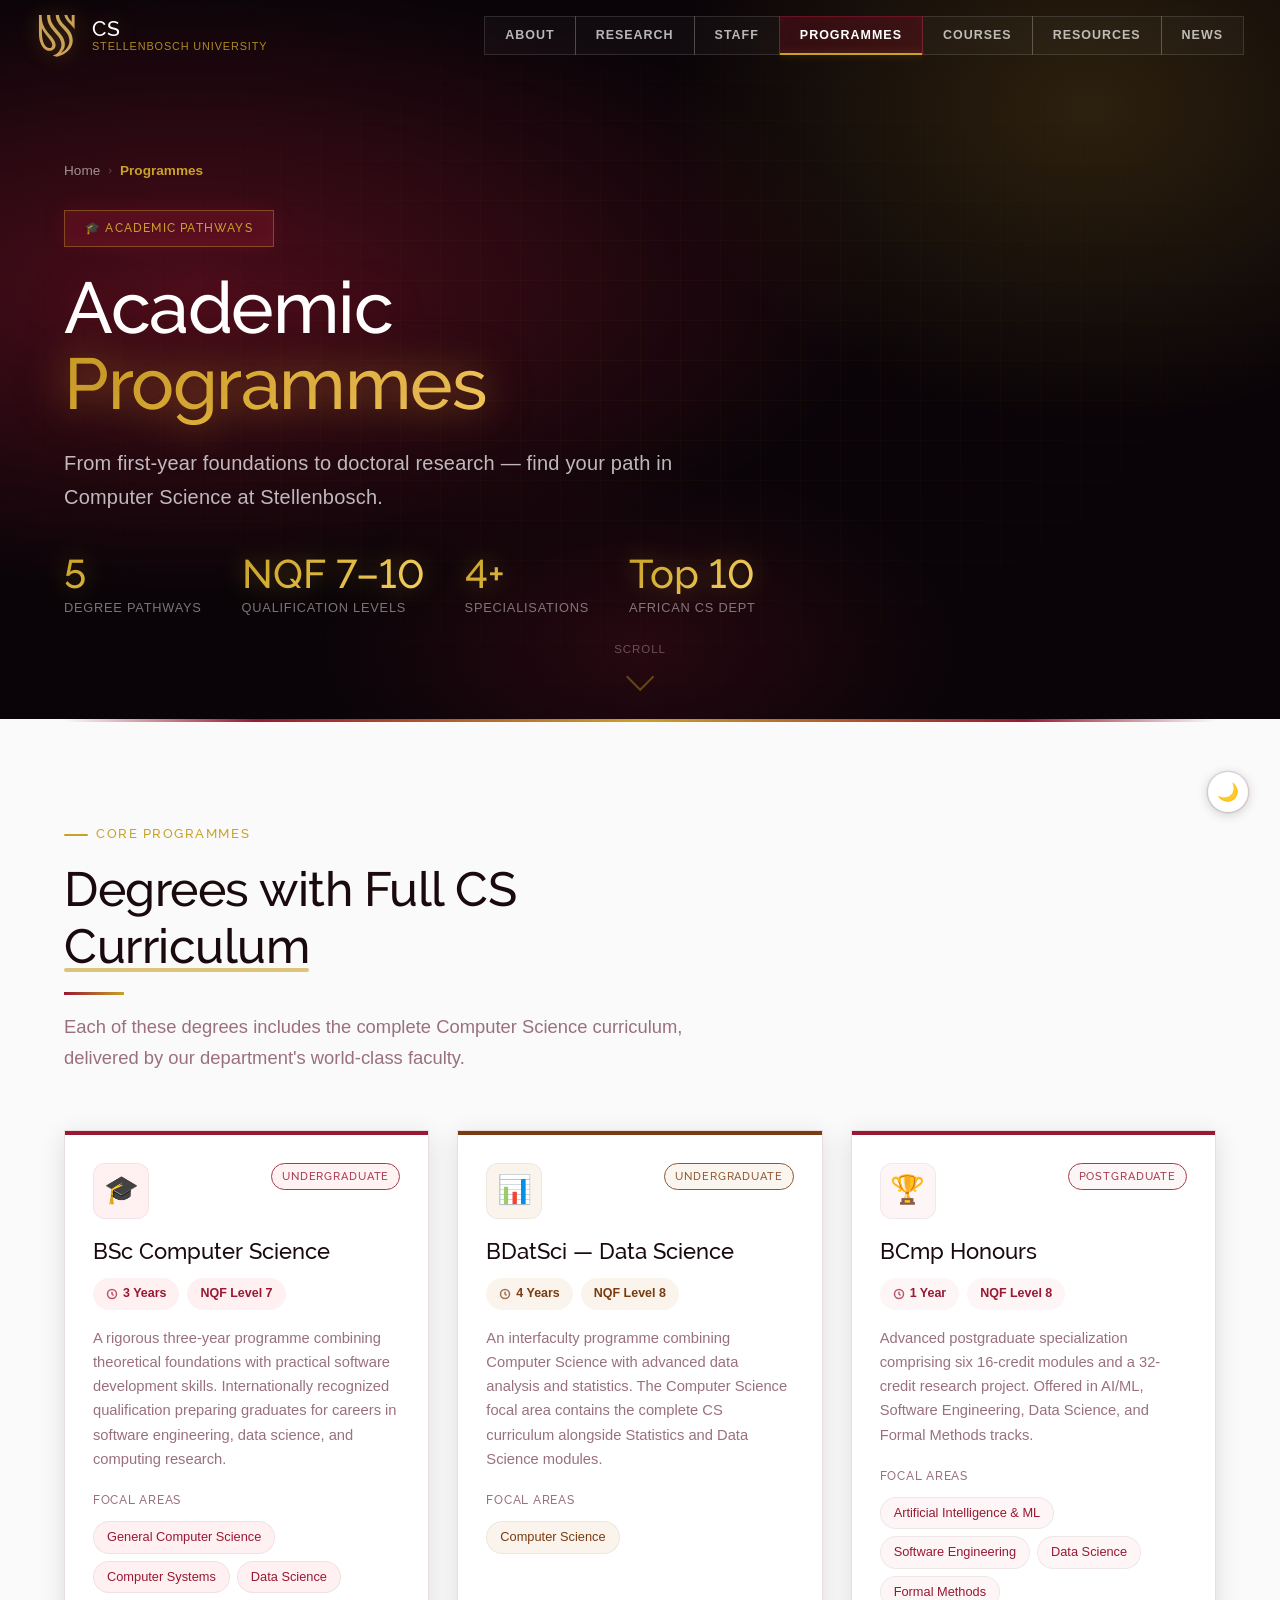
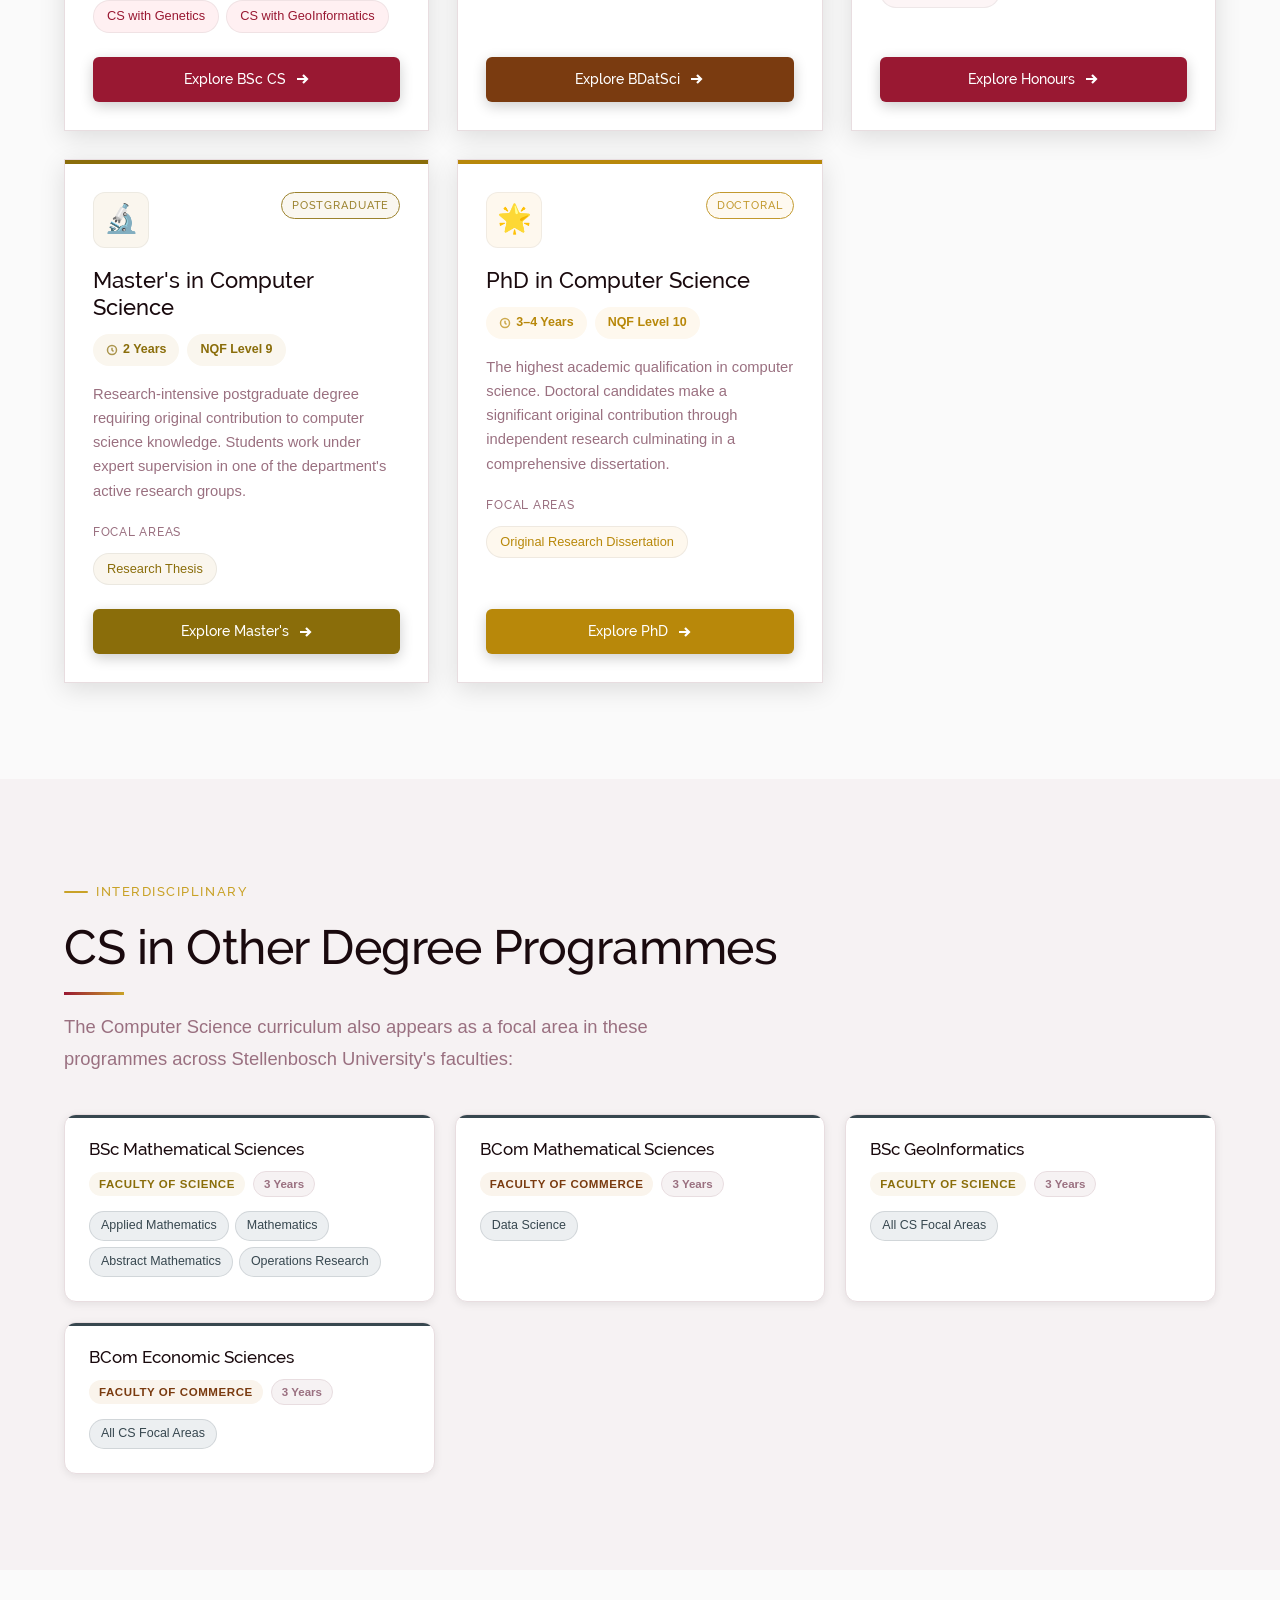
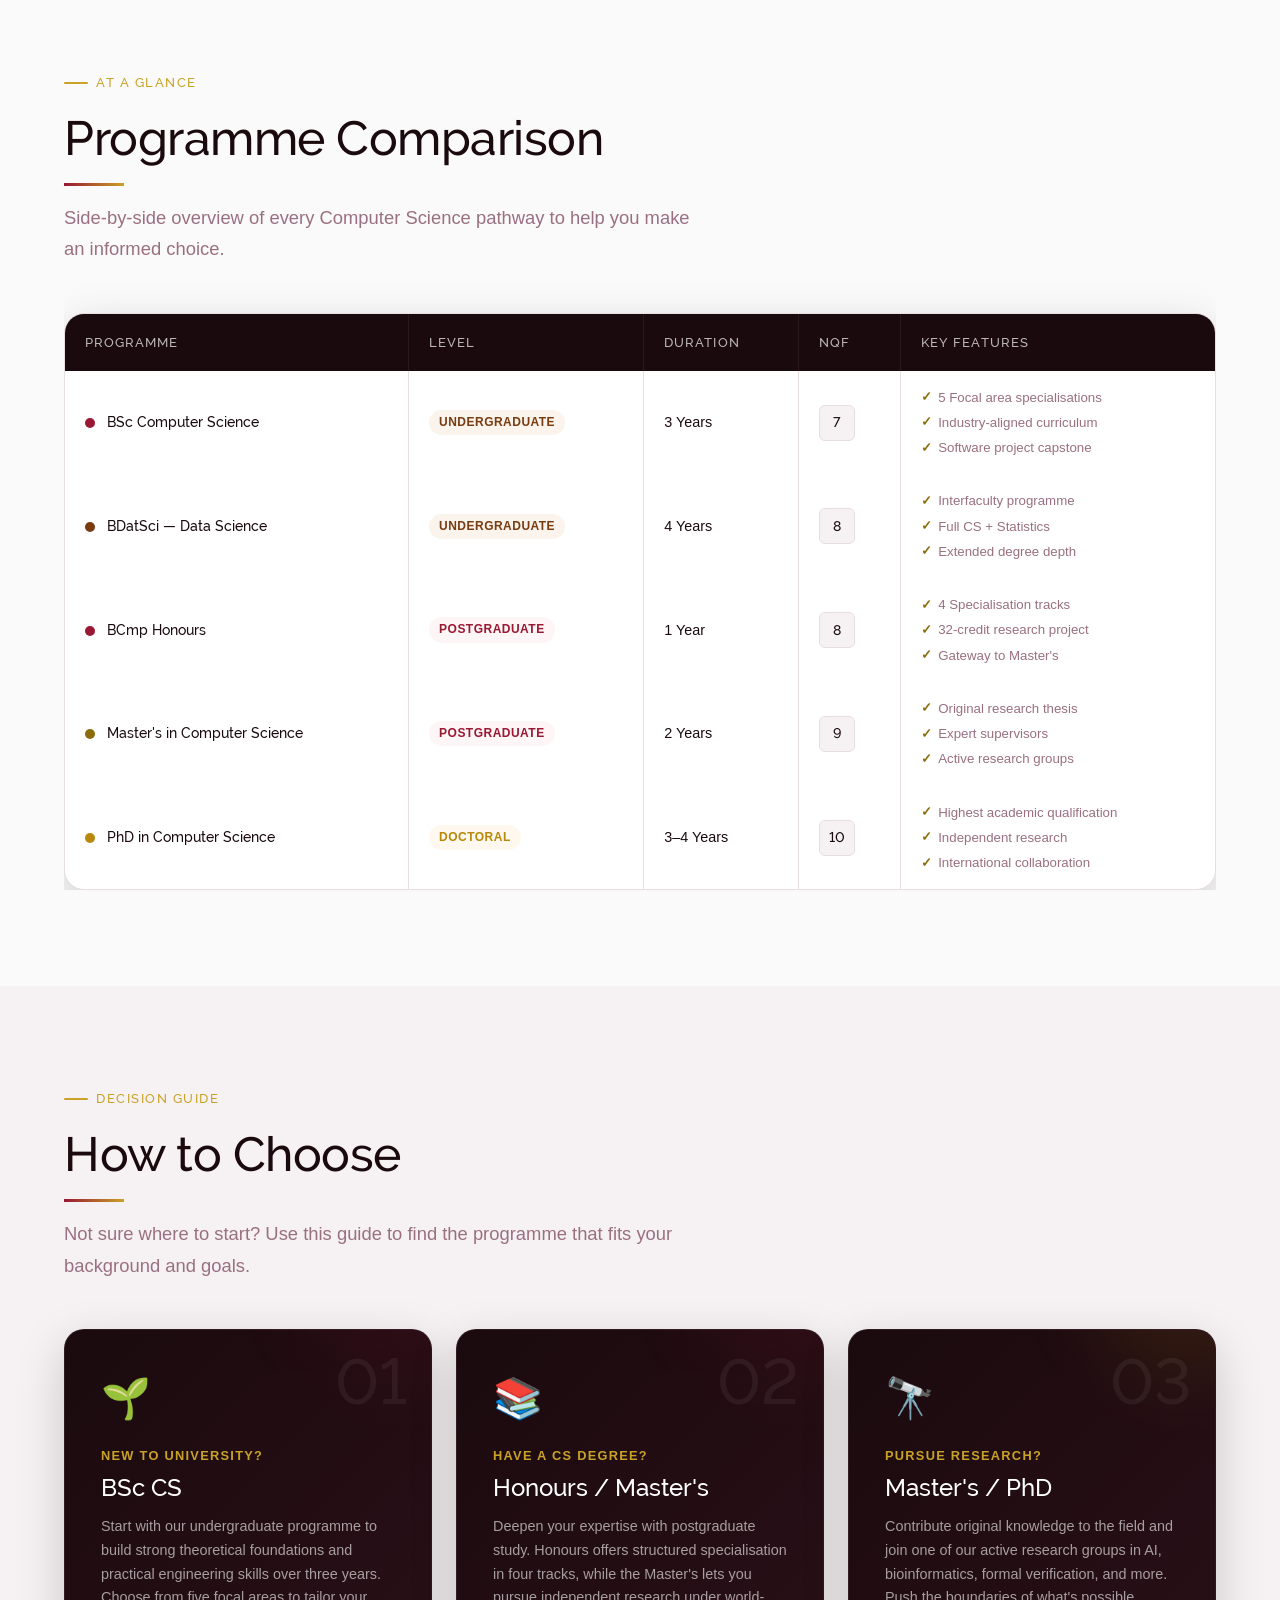
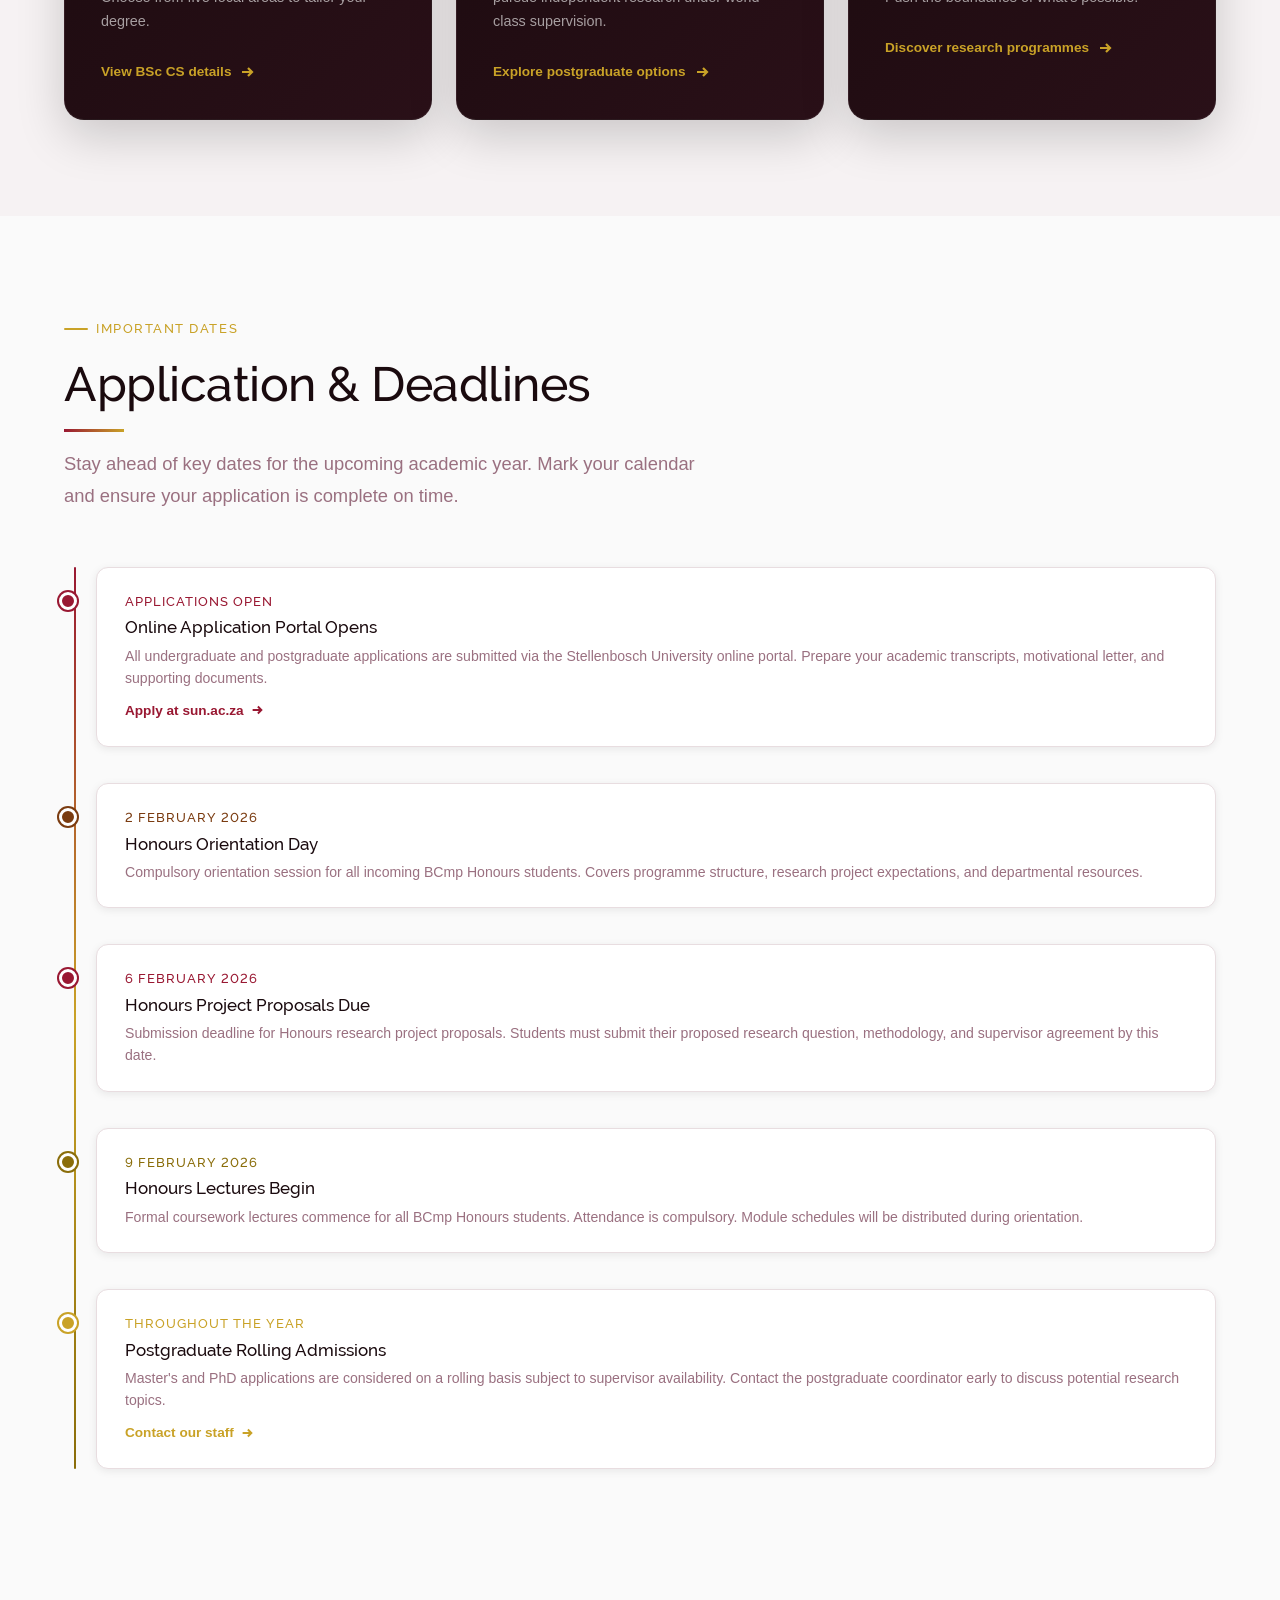
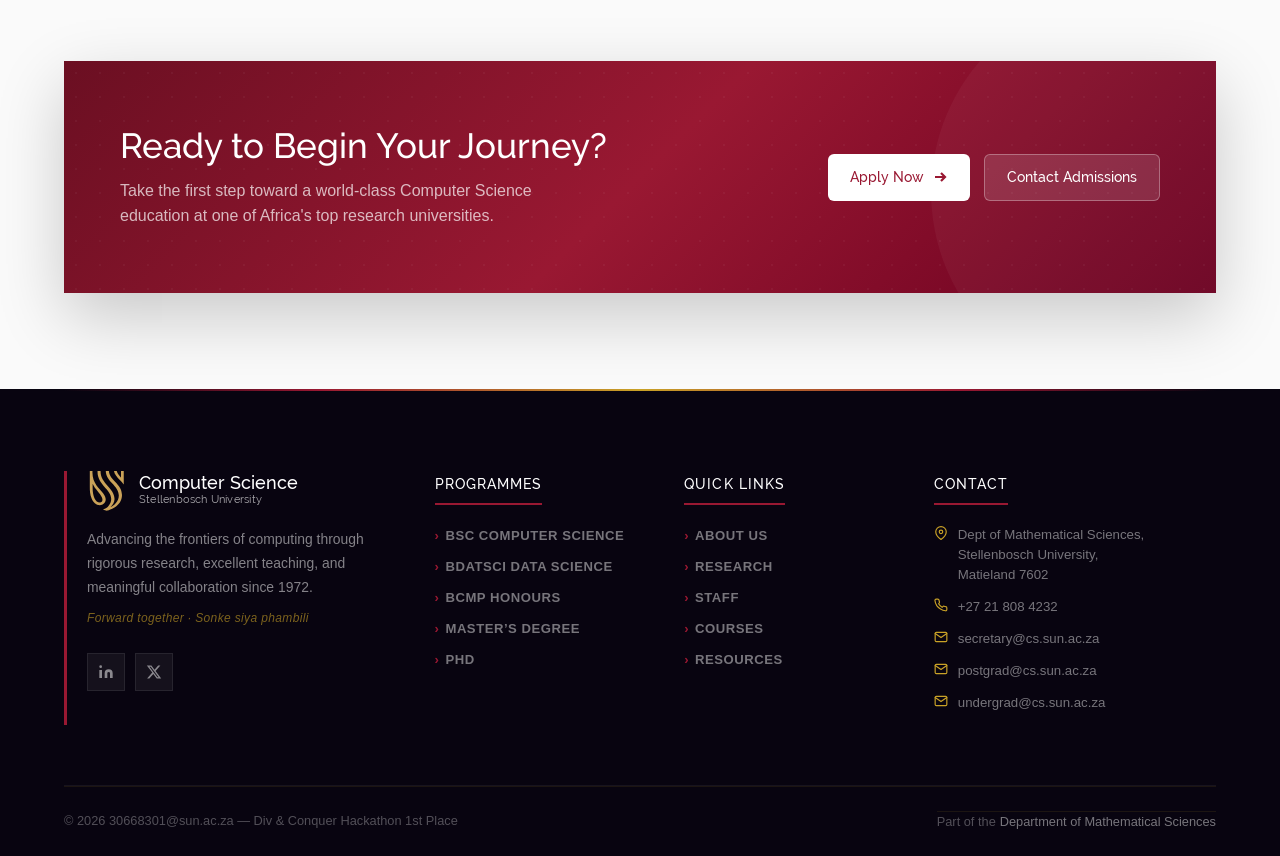
<file: programmes.html>
<!DOCTYPE html>
<html lang="en">
<head>
  <script>var t=localStorage.getItem("su-theme");if(t)document.documentElement.setAttribute("data-theme",t);</script>
  <meta charset="UTF-8" />
  <meta name="viewport" content="width=device-width, initial-scale=1.0" />
  <title>Programmes | Computer Science | Stellenbosch University</title>
  <meta name="description" content="Explore undergraduate and postgraduate programmes in Computer Science at Stellenbosch University — BSc, Honours, Master's, and PhD pathways." />
  <link rel="icon" type="image/svg+xml" href="su-logo.svg" />
  <meta property="og:title" content="Programmes | Computer Science | Stellenbosch University" />
  <meta property="og:description" content="Explore undergraduate and postgraduate programmes in Computer Science at Stellenbosch University — BSc, Honours, Master's, and PhD pathways." />
  <meta property="og:type" content="website" />
  <meta property="og:image" content="su-logo.svg" />
  <link rel="canonical" href="https://fibr0us.github.io/cs-su-website/programmes.html" />
  <link rel="preconnect" href="https://fonts.gstatic.com" crossorigin />
  <link rel="stylesheet" href="theme.css" />
  <style>
    /* ── Page-specific tokens (degree-card palette) ───────────── */
    :root {
      --card-datsc:       #7a3b10;
      --card-datsc-soft:  #faf4ec;
      --card-honours:     #991832;
      --card-honours-soft:#fdf5f6;
      --card-masters:     #8a6d0a;
      --card-masters-soft:#faf6ee;
      --card-phd:         #b8880a;
      --card-phd-soft:    #fef8ee;
      --card-cross:       #37474f;
      --card-cross-soft:  #eceff1;
    }

    /* ── Reset & Base ──────────────────────────────────────────── */
    *, *::before, *::after { box-sizing: border-box; margin: 0; padding: 0; }
    html { scroll-behavior: smooth; font-size: 16px; }
    body {
      font-family: 'Inter', sans-serif;
      background: var(--light);
      color: var(--text);
      line-height: 1.6;
      overflow-x: hidden;
    }
    h1, h2, h3, h4, h5 { font-family: 'Raleway', sans-serif; line-height: 1.2; }
    a { text-decoration: none; color: inherit; }
    img { max-width: 100%; }
    ul { list-style: none; }

    /* ── Utility ───────────────────────────────────────────────── */
    .container { max-width: 1200px; margin: 0 auto; padding: 0 24px; }
    .container--wide { max-width: 1400px; margin: 0 auto; padding: 0 24px; }
    .section { padding: 96px 0; }
    .section--alt { background: var(--surface-alt); }
    .section--dark { background: var(--dark); color: var(--light); }

    .badge {
      display: inline-flex;
      align-items: center;
      gap: 6px;
      padding: 4px 12px;
      border-radius: 999px;
      font-family: 'Raleway', sans-serif;
      font-size: .75rem;
      font-weight: 600;
      letter-spacing: .04em;
      text-transform: uppercase;
    }
    .badge--accent { background: var(--accent); color: #fff; }
    .badge--primary { background: var(--primary); color: #fff; }
    .badge--outline { border: 1.5px solid currentColor; background: transparent; }
    .badge--ghost { background: rgba(255,255,255,.12); color: #fff; }

    .section-label {
      display: inline-flex;
      align-items: center;
      gap: 8px;
      font-family: 'Raleway', sans-serif;
      font-size: .8rem;
      font-weight: 700;
      letter-spacing: .12em;
      text-transform: uppercase;
      color: var(--accent);
      margin-bottom: 16px;
    }
    .section-label::before {
      content: '';
      display: block;
      width: 24px;
      height: 2px;
      background: var(--accent);
      border-radius: 2px;
    }

    .section-heading {
      font-size: clamp(2rem, 4vw, 3rem);
      font-weight: 800;
      color: var(--dark);
      margin-bottom: 16px;
    }
    .section-heading--light { color: var(--light); }
    .section-subheading {
      font-size: 1.15rem;
      color: var(--text-muted);
      max-width: 640px;
      line-height: 1.7;
    }
    .section-subheading--light { color: rgba(255,255,255,.7); }

    /* ── Animate Up ────────────────────────────────────────────── */
    .animate-up {
      opacity: 0;
      transform: translateY(32px);
      transition: opacity .6s var(--transition), transform .6s var(--transition);
    }
    .animate-up.visible {
      opacity: 1;
      transform: translateY(0);
    }

    /* ── Hero / Page Header ────────────────────────────────────── */
    .hero {
      position: relative;
      background: var(--dark);
      padding: 160px 0 100px;
      overflow: hidden;
    }
    .hero::before {
      content: '';
      position: absolute;
      inset: 0;
      background:
        radial-gradient(ellipse 80% 60% at 20% 50%, rgba(153,24,50,.35) 0%, transparent 65%),
        radial-gradient(ellipse 60% 80% at 80% 20%, rgba(201,162,39,.12) 0%, transparent 60%),
        radial-gradient(ellipse 40% 40% at 60% 80%, rgba(153,24,50,.15) 0%, transparent 50%);
    }
    .hero::after {
      content: '';
      position: absolute;
      inset: 0;
      background-image:
        radial-gradient(circle, rgba(255,255,255,.04) 1px, transparent 1px);
      background-size: 32px 32px;
      mask-image: radial-gradient(ellipse 70% 70% at 50% 50%, black 0%, transparent 100%);
    }
    .hero__inner {
      position: relative;
      z-index: 1;
    }
    .hero__breadcrumb {
      display: flex;
      align-items: center;
      gap: 8px;
      font-size: .85rem;
      color: rgba(255,255,255,.5);
      margin-bottom: 28px;
      font-weight: 500;
    }
    .hero__breadcrumb a { color: rgba(255,255,255,.6); transition: color var(--transition); }
    .hero__breadcrumb a:hover { color: var(--accent); }
    .hero__breadcrumb-sep { color: rgba(255,255,255,.25); font-size: .7rem; }
    .hero__breadcrumb-current { color: var(--accent); }
    .hero__eyebrow {
      display: inline-flex;
      align-items: center;
      gap: 8px;
      background: rgba(153,24,50,.25);
      border: 1px solid rgba(153,24,50,.4);
      color: #e85d75;
      font-family: 'Raleway', sans-serif;
      font-size: .75rem;
      font-weight: 700;
      letter-spacing: .1em;
      text-transform: uppercase;
      padding: 6px 14px;
      border-radius: 999px;
      margin-bottom: 24px;
    }
    .hero__title {
      font-size: clamp(2.5rem, 6vw, 4.5rem);
      font-weight: 800;
      color: #fff;
      line-height: 1.05;
      margin-bottom: 24px;
    }
    .hero__title span {
      background: linear-gradient(135deg, var(--accent) 0%, #f0c030 100%);
      -webkit-background-clip: text;
      -webkit-text-fill-color: transparent;
      background-clip: text;
    }
    .hero__subtitle {
      font-size: clamp(1.05rem, 2vw, 1.25rem);
      color: rgba(255,255,255,.65);
      max-width: 620px;
      line-height: 1.7;
      margin-bottom: 40px;
    }
    .hero__stats {
      display: flex;
      gap: 40px;
      flex-wrap: wrap;
    }
    .hero__stat { display: flex; flex-direction: column; }
    .hero__stat-num {
      font-family: 'Raleway', sans-serif;
      font-size: 2.2rem;
      font-weight: 800;
      color: var(--accent);
      line-height: 1;
    }
    .hero__stat-label {
      font-size: .8rem;
      color: rgba(255,255,255,.45);
      font-weight: 500;
      text-transform: uppercase;
      letter-spacing: .06em;
      margin-top: 4px;
    }
    .hero__scroll-indicator {
      position: absolute;
      bottom: 32px;
      left: 50%;
      transform: translateX(-50%);
      display: flex;
      flex-direction: column;
      align-items: center;
      gap: 8px;
      color: rgba(255,255,255,.3);
      font-size: .72rem;
      letter-spacing: .08em;
      text-transform: uppercase;
      animation: scrollBounce 2s ease-in-out infinite;
    }
    @keyframes scrollBounce {
      0%, 100% { transform: translateX(-50%) translateY(0); }
      50% { transform: translateX(-50%) translateY(6px); }
    }
    .hero__scroll-arrow {
      width: 20px; height: 20px;
      border-right: 2px solid rgba(255,255,255,.25);
      border-bottom: 2px solid rgba(255,255,255,.25);
      transform: rotate(45deg);
    }

    /* ── Degree Cards Grid ─────────────────────────────────────── */
    .degrees-grid {
      display: grid;
      grid-template-columns: repeat(auto-fill, minmax(340px, 1fr));
      gap: 28px;
      margin-top: 56px;
    }
    .degree-card {
      background: var(--surface);
      border-radius: var(--radius-lg);
      box-shadow: var(--shadow-md);
      overflow: hidden;
      display: flex;
      flex-direction: column;
      transition: transform var(--transition), box-shadow var(--transition);
      border: 1px solid var(--border);
      position: relative;
    }
    .degree-card:hover {
      transform: translateY(-6px);
      box-shadow: var(--shadow-xl);
    }
    .degree-card::before {
      content: '';
      display: block;
      height: 4px;
      background: var(--dc);
    }
    .degree-card[data-degree="cs"]       { --dc: var(--card-cs);      --dc-soft: var(--card-cs-soft);      --dc-text: var(--card-cs);      }
    .degree-card[data-degree="datsc"]    { --dc: var(--card-datsc);   --dc-soft: var(--card-datsc-soft);   --dc-text: var(--card-datsc);   }
    .degree-card[data-degree="honours"]  { --dc: var(--card-honours); --dc-soft: var(--card-honours-soft); --dc-text: var(--card-honours); }
    .degree-card[data-degree="masters"]  { --dc: var(--card-masters); --dc-soft: var(--card-masters-soft); --dc-text: var(--card-masters); }
    .degree-card[data-degree="phd"]      { --dc: var(--card-phd);     --dc-soft: var(--card-phd-soft);     --dc-text: var(--card-phd);     }

    .degree-card__body { padding: 28px 28px 0; flex: 1; }
    .degree-card__icon-row {
      display: flex;
      align-items: flex-start;
      justify-content: space-between;
      margin-bottom: 20px;
    }
    .degree-card__icon {
      width: 56px; height: 56px;
      border-radius: var(--radius-md);
      background: var(--dc-soft);
      display: flex;
      align-items: center;
      justify-content: center;
      font-size: 1.75rem;
      flex-shrink: 0;
      border: 1px solid rgba(0,0,0,.05);
    }
    .degree-card__level-tag {
      font-family: 'Raleway', sans-serif;
      font-size: .68rem;
      font-weight: 700;
      letter-spacing: .08em;
      text-transform: uppercase;
      color: var(--dc);
      background: var(--dc-soft);
      border: 1px solid var(--dc);
      padding: 4px 10px;
      border-radius: 999px;
      opacity: .85;
    }
    .degree-card__name {
      font-size: 1.35rem;
      font-weight: 700;
      color: var(--dark);
      margin-bottom: 12px;
      line-height: 1.25;
    }
    .degree-card__badges {
      display: flex;
      gap: 8px;
      flex-wrap: wrap;
      margin-bottom: 16px;
    }
    .degree-card__badge {
      display: inline-flex;
      align-items: center;
      gap: 5px;
      padding: 5px 12px;
      border-radius: 999px;
      font-size: .78rem;
      font-weight: 600;
      background: var(--dc-soft);
      color: var(--dc-text);
      border: 1px solid transparent;
    }
    .degree-card__badge svg { width: 12px; height: 12px; opacity: .7; }
    .degree-card__desc {
      font-size: .92rem;
      color: var(--text-muted);
      line-height: 1.65;
      margin-bottom: 20px;
    }
    .degree-card__focal-label {
      font-family: 'Raleway', sans-serif;
      font-size: .78rem;
      font-weight: 700;
      letter-spacing: .06em;
      text-transform: uppercase;
      color: var(--text-muted);
      margin-bottom: 10px;
    }
    .degree-card__chips {
      display: flex;
      flex-wrap: wrap;
      gap: 7px;
      margin-bottom: 24px;
    }
    .degree-card__chip {
      padding: 5px 13px;
      border-radius: 999px;
      font-size: .8rem;
      font-weight: 500;
      background: var(--dc-soft);
      color: var(--dc-text);
      border: 1px solid rgba(0,0,0,.06);
      transition: transform var(--transition), box-shadow var(--transition);
    }
    .degree-card__chip:hover {
      transform: scale(1.04);
      box-shadow: 0 2px 8px rgba(0,0,0,.1);
    }
    .degree-card__footer {
      padding: 0 28px 28px;
      margin-top: auto;
    }
    .btn {
      display: inline-flex;
      align-items: center;
      gap: 8px;
      padding: 11px 22px;
      border-radius: var(--radius-sm);
      font-family: 'Raleway', sans-serif;
      font-size: .9rem;
      font-weight: 600;
      cursor: pointer;
      border: none;
      transition: var(--transition);
      white-space: nowrap;
    }
    .btn--primary {
      background: var(--primary);
      color: #fff;
      box-shadow: 0 4px 14px rgba(153,24,50,.3);
    }
    .btn--primary:hover {
      background: var(--primary-light);
      transform: translateY(-1px);
      box-shadow: 0 6px 20px rgba(153,24,50,.4);
    }
    .btn--degree {
      width: 100%;
      justify-content: center;
      background: var(--dc);
      color: #fff;
      box-shadow: 0 4px 14px rgba(0,0,0,.2);
    }
    .btn--degree:hover {
      filter: brightness(1.12);
      transform: translateY(-1px);
      box-shadow: 0 8px 24px rgba(0,0,0,.25);
    }
    .btn--outline {
      background: transparent;
      color: var(--primary);
      border: 2px solid var(--primary);
    }
    .btn--outline:hover { background: var(--primary); color: #fff; }
    .btn svg { width: 16px; height: 16px; transition: transform var(--transition); }
    .btn:hover svg { transform: translateX(3px); }

    /* ── Cross-Faculty Grid ────────────────────────────────────── */
    .cross-grid {
      display: grid;
      grid-template-columns: repeat(auto-fill, minmax(280px, 1fr));
      gap: 20px;
      margin-top: 40px;
    }
    .cross-card {
      background: var(--surface);
      border-radius: var(--radius-md);
      padding: 24px;
      border: 1px solid var(--border);
      box-shadow: var(--shadow-sm);
      transition: transform var(--transition), box-shadow var(--transition);
      position: relative;
      overflow: hidden;
    }
    .cross-card::before {
      content: '';
      position: absolute;
      top: 0; left: 0; right: 0;
      height: 3px;
      background: var(--card-cross);
    }
    .cross-card:hover { transform: translateY(-4px); box-shadow: var(--shadow-md); }
    .cross-card__name {
      font-family: 'Raleway', sans-serif;
      font-size: 1.05rem;
      font-weight: 700;
      color: var(--dark);
      margin-bottom: 10px;
      line-height: 1.3;
    }
    .cross-card__meta {
      display: flex;
      align-items: center;
      gap: 8px;
      flex-wrap: wrap;
      margin-bottom: 14px;
    }
    .faculty-badge {
      display: inline-flex;
      align-items: center;
      padding: 3px 10px;
      border-radius: 999px;
      font-size: .72rem;
      font-weight: 700;
      letter-spacing: .05em;
      text-transform: uppercase;
    }
    .faculty-badge--science { background: #faf6ee; color: #8a6d0a; }
    .faculty-badge--commerce { background: #faf4ec; color: #7a3b10; }
    .duration-badge {
      display: inline-flex;
      align-items: center;
      gap: 4px;
      padding: 3px 10px;
      border-radius: 999px;
      font-size: .72rem;
      font-weight: 600;
      background: var(--surface-alt);
      color: var(--text-muted);
      border: 1px solid var(--border);
    }
    .cross-card__chips {
      display: flex;
      flex-wrap: wrap;
      gap: 6px;
    }
    .cross-chip {
      padding: 4px 11px;
      border-radius: 999px;
      font-size: .78rem;
      font-weight: 500;
      background: var(--card-cross-soft);
      color: var(--card-cross);
      border: 1px solid rgba(55,71,79,.15);
    }

    /* ── Comparison Section ────────────────────────────────────── */
    .comparison-table {
      width: 100%;
      border-collapse: separate;
      border-spacing: 0;
      margin-top: 48px;
      background: var(--surface);
      border-radius: var(--radius-lg);
      overflow: hidden;
      box-shadow: var(--shadow-lg);
      border: 1px solid var(--border);
    }
    .comparison-table thead tr {
      background: var(--dark);
    }
    .comparison-table thead th {
      padding: 18px 20px;
      font-family: 'Raleway', sans-serif;
      font-size: .82rem;
      font-weight: 700;
      letter-spacing: .08em;
      text-transform: uppercase;
      color: rgba(255,255,255,.7);
      text-align: left;
      border-right: 1px solid rgba(255,255,255,.06);
    }
    .comparison-table thead th:first-child { border-radius: 0; }
    .comparison-table thead th:last-child { border-right: none; }
    .comparison-table tbody tr {
      border-bottom: 1px solid var(--border);
      transition: background var(--transition);
    }
    .comparison-table tbody tr:last-child { border-bottom: none; }
    .comparison-table tbody tr:hover { background: var(--surface-alt); }
    .comparison-table tbody td {
      padding: 16px 20px;
      font-size: .9rem;
      vertical-align: middle;
      border-right: 1px solid var(--border);
    }
    .comparison-table tbody td:last-child { border-right: none; }
    .comparison-table .prog-name {
      font-family: 'Raleway', sans-serif;
      font-weight: 700;
      color: var(--dark);
    }
    .comparison-table .prog-dot {
      display: inline-flex;
      width: 10px; height: 10px;
      border-radius: 50%;
      margin-right: 8px;
      vertical-align: middle;
    }
    .level-pill {
      display: inline-block;
      padding: 3px 10px;
      border-radius: 999px;
      font-size: .75rem;
      font-weight: 700;
      text-transform: uppercase;
      letter-spacing: .04em;
    }
    .level-pill--ug { background: #faf4ec; color: #7a3b10; }
    .level-pill--pg { background: #fdf5f6; color: #991832; }
    .level-pill--phd { background: #fef8ee; color: #b8880a; }
    .nqf-badge {
      display: inline-flex;
      align-items: center;
      justify-content: center;
      width: 36px; height: 36px;
      border-radius: var(--radius-sm);
      font-family: 'Raleway', sans-serif;
      font-weight: 800;
      font-size: .9rem;
      background: var(--surface-alt);
      color: var(--dark);
      border: 1.5px solid var(--border);
    }
    .feature-list { display: flex; flex-direction: column; gap: 4px; }
    .feature-item {
      display: flex;
      align-items: center;
      gap: 6px;
      font-size: .83rem;
      color: var(--text-muted);
    }
    .feature-item::before {
      content: '✓';
      color: #8a6d0a;
      font-weight: 700;
      font-size: .8rem;
    }

    /* ── How To Choose ─────────────────────────────────────────── */
    .choose-grid {
      display: grid;
      grid-template-columns: repeat(auto-fill, minmax(300px, 1fr));
      gap: 24px;
      margin-top: 48px;
    }
    .choose-card {
      background: linear-gradient(135deg, var(--dark) 0%, var(--dark-mid) 100%);
      border-radius: var(--radius-lg);
      padding: 36px;
      color: #fff;
      position: relative;
      overflow: hidden;
      border: 1px solid rgba(255,255,255,.06);
      box-shadow: var(--shadow-lg);
      transition: transform var(--transition);
    }
    .choose-card:hover { transform: translateY(-6px); }
    .choose-card::before {
      content: '';
      position: absolute;
      top: -40%; right: -20%;
      width: 200px; height: 200px;
      background: var(--cc);
      border-radius: 50%;
      opacity: .12;
      filter: blur(40px);
    }
    .choose-card[data-choose="new"]     { --cc: var(--card-cs); }
    .choose-card[data-choose="degree"]  { --cc: var(--card-honours); }
    .choose-card[data-choose="research"]{ --cc: var(--card-phd); }
    .choose-card__num {
      font-family: 'Raleway', sans-serif;
      font-size: 4rem;
      font-weight: 800;
      line-height: 1;
      color: rgba(255,255,255,.06);
      position: absolute;
      top: 20px; right: 24px;
    }
    .choose-card__icon {
      font-size: 2.5rem;
      margin-bottom: 16px;
      display: block;
    }
    .choose-card__question {
      font-size: .8rem;
      font-weight: 700;
      letter-spacing: .1em;
      text-transform: uppercase;
      color: var(--accent);
      margin-bottom: 8px;
    }
    .choose-card__programme {
      font-family: 'Raleway', sans-serif;
      font-size: 1.5rem;
      font-weight: 800;
      margin-bottom: 12px;
      color: #fff;
    }
    .choose-card__desc {
      font-size: .9rem;
      color: rgba(255,255,255,.6);
      line-height: 1.65;
      margin-bottom: 24px;
    }
    .choose-card__arrow {
      display: inline-flex;
      align-items: center;
      gap: 8px;
      font-size: .85rem;
      font-weight: 600;
      color: var(--accent);
      transition: gap var(--transition);
    }
    .choose-card:hover .choose-card__arrow { gap: 12px; }

    /* ── Application Timeline ──────────────────────────────────── */
    .timeline {
      position: relative;
      margin-top: 56px;
      padding-left: 32px;
    }
    .timeline::before {
      content: '';
      position: absolute;
      left: 10px; top: 0; bottom: 0;
      width: 2px;
      background: linear-gradient(to bottom, var(--primary), var(--accent), var(--card-masters));
      border-radius: 2px;
    }
    .timeline__item {
      position: relative;
      margin-bottom: 36px;
      padding: 24px 28px;
      background: var(--surface);
      border-radius: var(--radius-md);
      box-shadow: var(--shadow-sm);
      border: 1px solid var(--border);
      transition: transform var(--transition), box-shadow var(--transition);
    }
    .timeline__item:hover { transform: translateX(6px); box-shadow: var(--shadow-md); }
    .timeline__item:last-child { margin-bottom: 0; }
    .timeline__dot {
      position: absolute;
      left: -38px;
      top: 24px;
      width: 18px; height: 18px;
      border-radius: 50%;
      background: var(--td);
      border: 3px solid var(--surface);
      box-shadow: 0 0 0 2px var(--td);
    }
    .timeline__item[data-t="1"] { --td: var(--primary); }
    .timeline__item[data-t="2"] { --td: var(--card-datsc); }
    .timeline__item[data-t="3"] { --td: var(--card-honours); }
    .timeline__item[data-t="4"] { --td: var(--card-masters); }
    .timeline__item[data-t="5"] { --td: var(--accent); }
    .timeline__date {
      font-family: 'Raleway', sans-serif;
      font-size: .8rem;
      font-weight: 700;
      text-transform: uppercase;
      letter-spacing: .08em;
      color: var(--td);
      margin-bottom: 6px;
    }
    .timeline__title {
      font-family: 'Raleway', sans-serif;
      font-size: 1.05rem;
      font-weight: 700;
      color: var(--dark);
      margin-bottom: 6px;
    }
    .timeline__desc {
      font-size: .88rem;
      color: var(--text-muted);
      line-height: 1.6;
    }
    .timeline__link {
      display: inline-flex;
      align-items: center;
      gap: 6px;
      margin-top: 10px;
      font-size: .85rem;
      font-weight: 600;
      color: var(--td);
      transition: gap var(--transition);
    }
    .timeline__link:hover { gap: 10px; }

    /* ── CTA Banner ────────────────────────────────────────────── */
    .cta-banner {
      background: linear-gradient(135deg, var(--primary-dark) 0%, var(--primary) 50%, #6b0020 100%);
      border-radius: var(--radius-xl);
      padding: 64px 56px;
      display: flex;
      align-items: center;
      justify-content: space-between;
      gap: 32px;
      flex-wrap: wrap;
      position: relative;
      overflow: hidden;
      box-shadow: var(--shadow-xl);
    }
    .cta-banner::before {
      content: '';
      position: absolute;
      inset: 0;
      background-image: radial-gradient(circle, rgba(255,255,255,.04) 1px, transparent 1px);
      background-size: 24px 24px;
    }
    .cta-banner::after {
      content: '';
      position: absolute;
      top: -30%; right: -10%;
      width: 400px; height: 400px;
      background: rgba(255,255,255,.04);
      border-radius: 50%;
    }
    .cta-banner__content { position: relative; z-index: 1; }
    .cta-banner__title {
      font-size: clamp(1.6rem, 3vw, 2.2rem);
      font-weight: 800;
      color: #fff;
      margin-bottom: 10px;
    }
    .cta-banner__sub {
      font-size: 1rem;
      color: rgba(255,255,255,.7);
      max-width: 460px;
    }
    .cta-banner__actions {
      position: relative;
      z-index: 1;
      display: flex;
      gap: 14px;
      flex-wrap: wrap;
    }
    .btn--white {
      background: #fff;
      color: var(--primary);
      font-weight: 700;
    }
    .btn--white:hover {
      background: var(--accent);
      color: #fff;
    }
    .btn--ghost-white {
      background: rgba(255,255,255,.12);
      color: #fff;
      border: 1.5px solid rgba(255,255,255,.3);
    }
    .btn--ghost-white:hover { background: rgba(255,255,255,.22); }


    /* ── Decorative elements ───────────────────────────────────── */
    .section-intro { margin-bottom: 0; }
    .highlight-word {
      position: relative;
      display: inline-block;
    }
    .highlight-word::after {
      content: '';
      position: absolute;
      bottom: 4px; left: 0; right: 0;
      height: 4px;
      background: var(--accent);
      border-radius: 2px;
      opacity: .6;
    }

    /* ── Responsive ────────────────────────────────────────────── */
    @media (max-width: 900px) {
      .comparison-table { font-size: .82rem; }
      .comparison-table thead th,
      .comparison-table tbody td { padding: 12px 14px; }
      .hero__stats { gap: 28px; }
    }
    @media (max-width: 640px) {
      .section { padding: 64px 0; }
      .degrees-grid { grid-template-columns: 1fr; }
      .cross-grid { grid-template-columns: 1fr; }
      .choose-grid { grid-template-columns: 1fr; }
      .cta-banner { padding: 40px 28px; }
      .cta-banner__actions { flex-direction: column; }
      .hero { padding: 120px 0 80px; }
      .comparison-table { display: block; overflow-x: auto; -webkit-overflow-scrolling: touch; }
      .timeline { padding-left: 24px; }
      .timeline::before { left: 7px; }
      .timeline__dot { left: -29px; }
    }
  </style>
</head>
<body>
<a href="#main-content" class="skip-to-content">Skip to main content</a>

<!-- ── NAVIGATION (Web Component) ── -->
<script src="components.js"></script>
<su-nav></su-nav>

<!-- ═══════════════════════════════════════════════════════════════
     HERO / PAGE HEADER
═══════════════════════════════════════════════════════════════ -->
<header class="hero" role="banner" id="main-content">
  <div class="container hero__inner">
    <nav class="hero__breadcrumb" aria-label="Breadcrumb">
      <a href="index.html">Home</a>
      <span class="hero__breadcrumb-sep" aria-hidden="true">›</span>
      <span class="hero__breadcrumb-current">Programmes</span>
    </nav>
    <div class="hero__eyebrow" aria-hidden="true">
      🎓 Academic Pathways
    </div>
    <h1 class="hero__title animate-up">
      Academic<br /><span>Programmes</span>
    </h1>
    <p class="hero__subtitle animate-up">
      From first-year foundations to doctoral research — find your path in
      Computer Science at Stellenbosch.
    </p>
    <div class="hero__stats animate-up">
      <div class="hero__stat">
        <span class="hero__stat-num">5</span>
        <span class="hero__stat-label">Degree Pathways</span>
      </div>
      <div class="hero__stat">
        <span class="hero__stat-num">NQF&nbsp;7–10</span>
        <span class="hero__stat-label">Qualification Levels</span>
      </div>
      <div class="hero__stat">
        <span class="hero__stat-num">4+</span>
        <span class="hero__stat-label">Specialisations</span>
      </div>
      <div class="hero__stat">
        <span class="hero__stat-num">Top&nbsp;10</span>
        <span class="hero__stat-label">African CS Dept</span>
      </div>
    </div>
  </div>
  <div class="hero__scroll-indicator" aria-hidden="true">
    <span>Scroll</span>
    <div class="hero__scroll-arrow"></div>
  </div>
</header>

<!-- ═══════════════════════════════════════════════════════════════
     DEGREES WITH FULL CS CURRICULUM
═══════════════════════════════════════════════════════════════ -->
<section class="section" id="degrees" aria-labelledby="degrees-heading">
  <div class="container">
    <div class="section-intro animate-up">
      <span class="section-label">Core Programmes</span>
      <h2 class="section-heading" id="degrees-heading">
        Degrees with Full CS<br /><span class="highlight-word">Curriculum</span>
      </h2>
      <p class="section-subheading">
        Each of these degrees includes the complete Computer Science curriculum,
        delivered by our department's world-class faculty.
      </p>
    </div>

    <div class="degrees-grid" role="list">

      <!-- BSc CS -->
      <article class="degree-card animate-up" data-degree="cs" role="listitem">
        <div class="degree-card__body">
          <div class="degree-card__icon-row">
            <div class="degree-card__icon" aria-hidden="true">🎓</div>
            <span class="degree-card__level-tag">Undergraduate</span>
          </div>
          <h2 class="degree-card__name">BSc Computer Science</h2>
          <div class="degree-card__badges">
            <span class="degree-card__badge">
              <svg viewBox="0 0 16 16" fill="none" stroke="currentColor" stroke-width="2" aria-hidden="true"><circle cx="8" cy="8" r="6"/><path d="M8 5v3l2 2"/></svg>
              3 Years
            </span>
            <span class="degree-card__badge">NQF Level 7</span>
          </div>
          <p class="degree-card__desc">
            A rigorous three-year programme combining theoretical foundations
            with practical software development skills. Internationally
            recognized qualification preparing graduates for careers in
            software engineering, data science, and computing research.
          </p>
          <p class="degree-card__focal-label">Focal Areas</p>
          <div class="degree-card__chips">
            <span class="degree-card__chip">General Computer Science</span>
            <span class="degree-card__chip">Computer Systems</span>
            <span class="degree-card__chip">Data Science</span>
            <span class="degree-card__chip">CS with Genetics</span>
            <span class="degree-card__chip">CS with GeoInformatics</span>
          </div>
        </div>
        <div class="degree-card__footer">
          <a href="undergraduate.html" class="btn btn--degree">
            Explore BSc CS
            <svg viewBox="0 0 16 16" fill="none" stroke="currentColor" stroke-width="2.2" aria-hidden="true"><path d="M3 8h10M9 4l4 4-4 4"/></svg>
          </a>
        </div>
      </article>

      <!-- BDatSci -->
      <article class="degree-card animate-up" data-degree="datsc" role="listitem">
        <div class="degree-card__body">
          <div class="degree-card__icon-row">
            <div class="degree-card__icon" aria-hidden="true">📊</div>
            <span class="degree-card__level-tag">Undergraduate</span>
          </div>
          <h2 class="degree-card__name">BDatSci — Data Science</h2>
          <div class="degree-card__badges">
            <span class="degree-card__badge">
              <svg viewBox="0 0 16 16" fill="none" stroke="currentColor" stroke-width="2" aria-hidden="true"><circle cx="8" cy="8" r="6"/><path d="M8 5v3l2 2"/></svg>
              4 Years
            </span>
            <span class="degree-card__badge">NQF Level 8</span>
          </div>
          <p class="degree-card__desc">
            An interfaculty programme combining Computer Science with advanced
            data analysis and statistics. The Computer Science focal area
            contains the complete CS curriculum alongside Statistics and Data
            Science modules.
          </p>
          <p class="degree-card__focal-label">Focal Areas</p>
          <div class="degree-card__chips">
            <span class="degree-card__chip">Computer Science</span>
          </div>
        </div>
        <div class="degree-card__footer">
          <a href="undergraduate.html" class="btn btn--degree">
            Explore BDatSci
            <svg viewBox="0 0 16 16" fill="none" stroke="currentColor" stroke-width="2.2" aria-hidden="true"><path d="M3 8h10M9 4l4 4-4 4"/></svg>
          </a>
        </div>
      </article>

      <!-- Honours -->
      <article class="degree-card animate-up" data-degree="honours" role="listitem">
        <div class="degree-card__body">
          <div class="degree-card__icon-row">
            <div class="degree-card__icon" aria-hidden="true">🏆</div>
            <span class="degree-card__level-tag">Postgraduate</span>
          </div>
          <h2 class="degree-card__name">BCmp Honours</h2>
          <div class="degree-card__badges">
            <span class="degree-card__badge">
              <svg viewBox="0 0 16 16" fill="none" stroke="currentColor" stroke-width="2" aria-hidden="true"><circle cx="8" cy="8" r="6"/><path d="M8 5v3l2 2"/></svg>
              1 Year
            </span>
            <span class="degree-card__badge">NQF Level 8</span>
          </div>
          <p class="degree-card__desc">
            Advanced postgraduate specialization comprising six 16-credit
            modules and a 32-credit research project. Offered in AI/ML,
            Software Engineering, Data Science, and Formal Methods tracks.
          </p>
          <p class="degree-card__focal-label">Focal Areas</p>
          <div class="degree-card__chips">
            <span class="degree-card__chip">Artificial Intelligence &amp; ML</span>
            <span class="degree-card__chip">Software Engineering</span>
            <span class="degree-card__chip">Data Science</span>
            <span class="degree-card__chip">Formal Methods</span>
          </div>
        </div>
        <div class="degree-card__footer">
          <a href="honours.html" class="btn btn--degree">
            Explore Honours
            <svg viewBox="0 0 16 16" fill="none" stroke="currentColor" stroke-width="2.2" aria-hidden="true"><path d="M3 8h10M9 4l4 4-4 4"/></svg>
          </a>
        </div>
      </article>

      <!-- Master's -->
      <article class="degree-card animate-up" data-degree="masters" role="listitem">
        <div class="degree-card__body">
          <div class="degree-card__icon-row">
            <div class="degree-card__icon" aria-hidden="true">🔬</div>
            <span class="degree-card__level-tag">Postgraduate</span>
          </div>
          <h2 class="degree-card__name">Master's in Computer Science</h2>
          <div class="degree-card__badges">
            <span class="degree-card__badge">
              <svg viewBox="0 0 16 16" fill="none" stroke="currentColor" stroke-width="2" aria-hidden="true"><circle cx="8" cy="8" r="6"/><path d="M8 5v3l2 2"/></svg>
              2 Years
            </span>
            <span class="degree-card__badge">NQF Level 9</span>
          </div>
          <p class="degree-card__desc">
            Research-intensive postgraduate degree requiring original
            contribution to computer science knowledge. Students work under
            expert supervision in one of the department's active research groups.
          </p>
          <p class="degree-card__focal-label">Focal Areas</p>
          <div class="degree-card__chips">
            <span class="degree-card__chip">Research Thesis</span>
          </div>
        </div>
        <div class="degree-card__footer">
          <a href="masters.html" class="btn btn--degree">
            Explore Master's
            <svg viewBox="0 0 16 16" fill="none" stroke="currentColor" stroke-width="2.2" aria-hidden="true"><path d="M3 8h10M9 4l4 4-4 4"/></svg>
          </a>
        </div>
      </article>

      <!-- PhD -->
      <article class="degree-card animate-up" data-degree="phd" role="listitem">
        <div class="degree-card__body">
          <div class="degree-card__icon-row">
            <div class="degree-card__icon" aria-hidden="true">🌟</div>
            <span class="degree-card__level-tag">Doctoral</span>
          </div>
          <h2 class="degree-card__name">PhD in Computer Science</h2>
          <div class="degree-card__badges">
            <span class="degree-card__badge">
              <svg viewBox="0 0 16 16" fill="none" stroke="currentColor" stroke-width="2" aria-hidden="true"><circle cx="8" cy="8" r="6"/><path d="M8 5v3l2 2"/></svg>
              3–4 Years
            </span>
            <span class="degree-card__badge">NQF Level 10</span>
          </div>
          <p class="degree-card__desc">
            The highest academic qualification in computer science. Doctoral
            candidates make a significant original contribution through
            independent research culminating in a comprehensive dissertation.
          </p>
          <p class="degree-card__focal-label">Focal Areas</p>
          <div class="degree-card__chips">
            <span class="degree-card__chip">Original Research Dissertation</span>
          </div>
        </div>
        <div class="degree-card__footer">
          <a href="phd.html" class="btn btn--degree">
            Explore PhD
            <svg viewBox="0 0 16 16" fill="none" stroke="currentColor" stroke-width="2.2" aria-hidden="true"><path d="M3 8h10M9 4l4 4-4 4"/></svg>
          </a>
        </div>
      </article>

    </div><!-- /.degrees-grid -->
  </div>
</section>

<!-- ═══════════════════════════════════════════════════════════════
     CROSS-FACULTY PROGRAMMES
═══════════════════════════════════════════════════════════════ -->
<section class="section section--alt" id="cross-faculty" aria-labelledby="cross-heading">
  <div class="container">
    <div class="animate-up">
      <span class="section-label">Interdisciplinary</span>
      <h2 class="section-heading" id="cross-heading">CS in Other Degree Programmes</h2>
      <p class="section-subheading">
        The Computer Science curriculum also appears as a focal area in these
        programmes across Stellenbosch University's faculties:
      </p>
    </div>

    <div class="cross-grid" role="list">

      <article class="cross-card animate-up" role="listitem">
        <h3 class="cross-card__name">BSc Mathematical Sciences</h3>
        <div class="cross-card__meta">
          <span class="faculty-badge faculty-badge--science">Faculty of Science</span>
          <span class="duration-badge">3 Years</span>
        </div>
        <div class="cross-card__chips">
          <span class="cross-chip">Applied Mathematics</span>
          <span class="cross-chip">Mathematics</span>
          <span class="cross-chip">Abstract Mathematics</span>
          <span class="cross-chip">Operations Research</span>
        </div>
      </article>

      <article class="cross-card animate-up" role="listitem">
        <h3 class="cross-card__name">BCom Mathematical Sciences</h3>
        <div class="cross-card__meta">
          <span class="faculty-badge faculty-badge--commerce">Faculty of Commerce</span>
          <span class="duration-badge">3 Years</span>
        </div>
        <div class="cross-card__chips">
          <span class="cross-chip">Data Science</span>
        </div>
      </article>

      <article class="cross-card animate-up" role="listitem">
        <h3 class="cross-card__name">BSc GeoInformatics</h3>
        <div class="cross-card__meta">
          <span class="faculty-badge faculty-badge--science">Faculty of Science</span>
          <span class="duration-badge">3 Years</span>
        </div>
        <div class="cross-card__chips">
          <span class="cross-chip">All CS Focal Areas</span>
        </div>
      </article>

      <article class="cross-card animate-up" role="listitem">
        <h3 class="cross-card__name">BCom Economic Sciences</h3>
        <div class="cross-card__meta">
          <span class="faculty-badge faculty-badge--commerce">Faculty of Commerce</span>
          <span class="duration-badge">3 Years</span>
        </div>
        <div class="cross-card__chips">
          <span class="cross-chip">All CS Focal Areas</span>
        </div>
      </article>

    </div>
  </div>
</section>

<!-- ═══════════════════════════════════════════════════════════════
     PROGRAMME COMPARISON
═══════════════════════════════════════════════════════════════ -->
<section class="section" id="comparison" aria-labelledby="comparison-heading">
  <div class="container">
    <div class="animate-up">
      <span class="section-label">At a Glance</span>
      <h2 class="section-heading" id="comparison-heading">Programme Comparison</h2>
      <p class="section-subheading">
        Side-by-side overview of every Computer Science pathway to help you
        make an informed choice.
      </p>
    </div>

    <div class="animate-up" style="overflow-x:auto;">
      <table class="comparison-table" role="table" aria-label="Programme comparison">
        <thead>
          <tr>
            <th scope="col">Programme</th>
            <th scope="col">Level</th>
            <th scope="col">Duration</th>
            <th scope="col">NQF</th>
            <th scope="col">Key Features</th>
          </tr>
        </thead>
        <tbody>
          <tr>
            <td>
              <span class="comparison-table__prog">
                <span class="prog-dot" style="background:var(--card-cs);display:inline-block;width:10px;height:10px;border-radius:50%;margin-right:8px;vertical-align:middle;"></span>
                <span class="prog-name">BSc Computer Science</span>
              </span>
            </td>
            <td><span class="level-pill level-pill--ug">Undergraduate</span></td>
            <td>3 Years</td>
            <td><span class="nqf-badge">7</span></td>
            <td>
              <ul class="feature-list">
                <li class="feature-item">5 Focal area specialisations</li>
                <li class="feature-item">Industry-aligned curriculum</li>
                <li class="feature-item">Software project capstone</li>
              </ul>
            </td>
          </tr>
          <tr>
            <td>
              <span class="prog-dot" style="background:var(--card-datsc);display:inline-block;width:10px;height:10px;border-radius:50%;margin-right:8px;vertical-align:middle;"></span>
              <span class="prog-name">BDatSci — Data Science</span>
            </td>
            <td><span class="level-pill level-pill--ug">Undergraduate</span></td>
            <td>4 Years</td>
            <td><span class="nqf-badge">8</span></td>
            <td>
              <ul class="feature-list">
                <li class="feature-item">Interfaculty programme</li>
                <li class="feature-item">Full CS + Statistics</li>
                <li class="feature-item">Extended degree depth</li>
              </ul>
            </td>
          </tr>
          <tr>
            <td>
              <span class="prog-dot" style="background:var(--card-honours);display:inline-block;width:10px;height:10px;border-radius:50%;margin-right:8px;vertical-align:middle;"></span>
              <span class="prog-name">BCmp Honours</span>
            </td>
            <td><span class="level-pill level-pill--pg">Postgraduate</span></td>
            <td>1 Year</td>
            <td><span class="nqf-badge">8</span></td>
            <td>
              <ul class="feature-list">
                <li class="feature-item">4 Specialisation tracks</li>
                <li class="feature-item">32-credit research project</li>
                <li class="feature-item">Gateway to Master's</li>
              </ul>
            </td>
          </tr>
          <tr>
            <td>
              <span class="prog-dot" style="background:var(--card-masters);display:inline-block;width:10px;height:10px;border-radius:50%;margin-right:8px;vertical-align:middle;"></span>
              <span class="prog-name">Master's in Computer Science</span>
            </td>
            <td><span class="level-pill level-pill--pg">Postgraduate</span></td>
            <td>2 Years</td>
            <td><span class="nqf-badge">9</span></td>
            <td>
              <ul class="feature-list">
                <li class="feature-item">Original research thesis</li>
                <li class="feature-item">Expert supervisors</li>
                <li class="feature-item">Active research groups</li>
              </ul>
            </td>
          </tr>
          <tr>
            <td>
              <span class="prog-dot" style="background:var(--card-phd);display:inline-block;width:10px;height:10px;border-radius:50%;margin-right:8px;vertical-align:middle;"></span>
              <span class="prog-name">PhD in Computer Science</span>
            </td>
            <td><span class="level-pill level-pill--phd">Doctoral</span></td>
            <td>3–4 Years</td>
            <td><span class="nqf-badge">10</span></td>
            <td>
              <ul class="feature-list">
                <li class="feature-item">Highest academic qualification</li>
                <li class="feature-item">Independent research</li>
                <li class="feature-item">International collaboration</li>
              </ul>
            </td>
          </tr>
        </tbody>
      </table>
    </div>
  </div>
</section>

<!-- ═══════════════════════════════════════════════════════════════
     HOW TO CHOOSE
═══════════════════════════════════════════════════════════════ -->
<section class="section section--alt" id="choose" aria-labelledby="choose-heading">
  <div class="container">
    <div class="animate-up">
      <span class="section-label">Decision Guide</span>
      <h2 class="section-heading" id="choose-heading">How to Choose</h2>
      <p class="section-subheading">
        Not sure where to start? Use this guide to find the programme that
        fits your background and goals.
      </p>
    </div>

    <div class="choose-grid">

      <div class="choose-card animate-up" data-choose="new">
        <span class="choose-card__num" aria-hidden="true">01</span>
        <span class="choose-card__icon" aria-hidden="true">🌱</span>
        <p class="choose-card__question">New to University?</p>
        <h3 class="choose-card__programme">BSc CS</h3>
        <p class="choose-card__desc">
          Start with our undergraduate programme to build strong theoretical
          foundations and practical engineering skills over three years.
          Choose from five focal areas to tailor your degree.
        </p>
        <a href="undergraduate.html" class="choose-card__arrow">
          View BSc CS details
          <svg width="16" height="16" viewBox="0 0 16 16" fill="none" stroke="currentColor" stroke-width="2.2" aria-hidden="true"><path d="M3 8h10M9 4l4 4-4 4"/></svg>
        </a>
      </div>

      <div class="choose-card animate-up" data-choose="degree">
        <span class="choose-card__num" aria-hidden="true">02</span>
        <span class="choose-card__icon" aria-hidden="true">📚</span>
        <p class="choose-card__question">Have a CS Degree?</p>
        <h3 class="choose-card__programme">Honours / Master's</h3>
        <p class="choose-card__desc">
          Deepen your expertise with postgraduate study. Honours offers
          structured specialisation in four tracks, while the Master's lets
          you pursue independent research under world-class supervision.
        </p>
        <a href="honours.html" class="choose-card__arrow">
          Explore postgraduate options
          <svg width="16" height="16" viewBox="0 0 16 16" fill="none" stroke="currentColor" stroke-width="2.2" aria-hidden="true"><path d="M3 8h10M9 4l4 4-4 4"/></svg>
        </a>
      </div>

      <div class="choose-card animate-up" data-choose="research">
        <span class="choose-card__num" aria-hidden="true">03</span>
        <span class="choose-card__icon" aria-hidden="true">🔭</span>
        <p class="choose-card__question">Pursue Research?</p>
        <h3 class="choose-card__programme">Master's / PhD</h3>
        <p class="choose-card__desc">
          Contribute original knowledge to the field and join one of our
          active research groups in AI, bioinformatics, formal verification,
          and more. Push the boundaries of what's possible.
        </p>
        <a href="phd.html" class="choose-card__arrow">
          Discover research programmes
          <svg width="16" height="16" viewBox="0 0 16 16" fill="none" stroke="currentColor" stroke-width="2.2" aria-hidden="true"><path d="M3 8h10M9 4l4 4-4 4"/></svg>
        </a>
      </div>

    </div>
  </div>
</section>

<!-- ═══════════════════════════════════════════════════════════════
     APPLICATION & DEADLINES
═══════════════════════════════════════════════════════════════ -->
<section class="section" id="applications" aria-labelledby="applications-heading">
  <div class="container">
    <div class="animate-up">
      <span class="section-label">Important Dates</span>
      <h2 class="section-heading" id="applications-heading">Application &amp; Deadlines</h2>
      <p class="section-subheading">
        Stay ahead of key dates for the upcoming academic year. Mark your
        calendar and ensure your application is complete on time.
      </p>
    </div>

    <div class="timeline" role="list">

      <div class="timeline__item animate-up" data-t="1" role="listitem">
        <div class="timeline__dot" aria-hidden="true"></div>
        <div class="timeline__date">Applications Open</div>
        <h3 class="timeline__title">Online Application Portal Opens</h3>
        <p class="timeline__desc">
          All undergraduate and postgraduate applications are submitted via
          the Stellenbosch University online portal. Prepare your academic
          transcripts, motivational letter, and supporting documents.
        </p>
        <a href="https://student.sun.ac.za" class="timeline__link" target="_blank" rel="noopener noreferrer">
          Apply at sun.ac.za
          <svg width="14" height="14" viewBox="0 0 16 16" fill="none" stroke="currentColor" stroke-width="2.2" aria-hidden="true"><path d="M3 8h10M9 4l4 4-4 4"/></svg>
        </a>
      </div>

      <div class="timeline__item animate-up" data-t="2" role="listitem">
        <div class="timeline__dot" aria-hidden="true"></div>
        <div class="timeline__date">2 February 2026</div>
        <h3 class="timeline__title">Honours Orientation Day</h3>
        <p class="timeline__desc">
          Compulsory orientation session for all incoming BCmp Honours
          students. Covers programme structure, research project expectations,
          and departmental resources.
        </p>
      </div>

      <div class="timeline__item animate-up" data-t="3" role="listitem">
        <div class="timeline__dot" aria-hidden="true"></div>
        <div class="timeline__date">6 February 2026</div>
        <h3 class="timeline__title">Honours Project Proposals Due</h3>
        <p class="timeline__desc">
          Submission deadline for Honours research project proposals.
          Students must submit their proposed research question, methodology,
          and supervisor agreement by this date.
        </p>
      </div>

      <div class="timeline__item animate-up" data-t="4" role="listitem">
        <div class="timeline__dot" aria-hidden="true"></div>
        <div class="timeline__date">9 February 2026</div>
        <h3 class="timeline__title">Honours Lectures Begin</h3>
        <p class="timeline__desc">
          Formal coursework lectures commence for all BCmp Honours students.
          Attendance is compulsory. Module schedules will be distributed
          during orientation.
        </p>
      </div>

      <div class="timeline__item animate-up" data-t="5" role="listitem">
        <div class="timeline__dot" aria-hidden="true"></div>
        <div class="timeline__date">Throughout the Year</div>
        <h3 class="timeline__title">Postgraduate Rolling Admissions</h3>
        <p class="timeline__desc">
          Master's and PhD applications are considered on a rolling basis
          subject to supervisor availability. Contact the postgraduate
          coordinator early to discuss potential research topics.
        </p>
        <a href="index.html#staff" class="timeline__link">
          Contact our staff
          <svg width="14" height="14" viewBox="0 0 16 16" fill="none" stroke="currentColor" stroke-width="2.2" aria-hidden="true"><path d="M3 8h10M9 4l4 4-4 4"/></svg>
        </a>
      </div>

    </div>
  </div>
</section>

<!-- ═══════════════════════════════════════════════════════════════
     CTA BANNER
═══════════════════════════════════════════════════════════════ -->
<section class="section" aria-labelledby="cta-heading">
  <div class="container">
    <div class="cta-banner animate-up">
      <div class="cta-banner__content">
        <h2 class="cta-banner__title" id="cta-heading">Ready to Begin Your Journey?</h2>
        <p class="cta-banner__sub">
          Take the first step toward a world-class Computer Science education
          at one of Africa's top research universities.
        </p>
      </div>
      <div class="cta-banner__actions">
        <a href="https://student.sun.ac.za" class="btn btn--white" target="_blank" rel="noopener noreferrer">
          Apply Now
          <svg viewBox="0 0 16 16" fill="none" stroke="currentColor" stroke-width="2.2" aria-hidden="true"><path d="M3 8h10M9 4l4 4-4 4"/></svg>
        </a>
        <a href="index.html#staff" class="btn btn--ghost-white">
          Contact Admissions
        </a>
      </div>
    </div>
  </div>
</section>

<!-- ── FOOTER (Web Component) ── -->
<su-footer></su-footer>

<!-- ═══════════════════════════════════════════════════════════════
     JAVASCRIPT
═══════════════════════════════════════════════════════════════ -->
<script>
  /* ── IntersectionObserver — animate-up ────────────────────── */
  const animateEls = document.querySelectorAll('.animate-up');

  if ('IntersectionObserver' in window) {
    const observer = new IntersectionObserver((entries) => {
      entries.forEach(entry => {
        if (entry.isIntersecting) {
          // Stagger sibling cards in a grid
          const parent = entry.target.parentElement;
          const siblings = parent
            ? Array.from(parent.querySelectorAll(':scope > .animate-up'))
            : [];
          const idx = siblings.indexOf(entry.target);
          const delay = (idx >= 0 && siblings.length > 1) ? idx * 80 : 0;

          setTimeout(() => {
            entry.target.classList.add('visible');
          }, delay);

          observer.unobserve(entry.target);
        }
      });
    }, {
      threshold: 0.12,
      rootMargin: '0px 0px -48px 0px'
    });

    animateEls.forEach(el => observer.observe(el));
  } else {
    // Fallback: show all immediately
    animateEls.forEach(el => el.classList.add('visible'));
  }

  /* ── Degree card hover: subtle parallax icon ───────────────── */
  document.querySelectorAll('.degree-card').forEach(card => {
    card.addEventListener('mousemove', e => {
      const rect  = card.getBoundingClientRect();
      const x     = (e.clientX - rect.left) / rect.width  - 0.5;
      const y     = (e.clientY - rect.top)  / rect.height - 0.5;
      const icon  = card.querySelector('.degree-card__icon');
      if (icon) {
        icon.style.transform = `translate(${x * 6}px, ${y * 6}px) scale(1.08)`;
      }
    });
    card.addEventListener('mouseleave', () => {
      const icon = card.querySelector('.degree-card__icon');
      if (icon) icon.style.transform = '';
    });
  });

</script>

  <!-- ─── SCROLL TO TOP ─── -->
  <button class="scroll-to-top" id="scrollToTop" aria-label="Scroll to top" title="Scroll to top">
    <svg width="18" height="18" viewBox="0 0 24 24" fill="none" stroke="currentColor" stroke-width="2.5" stroke-linecap="round" stroke-linejoin="round"><polyline points="18 15 12 9 6 15"/></svg>
  </button>
  <script>
    (function(){var btn=document.getElementById('scrollToTop');window.addEventListener('scroll',function(){btn.classList.toggle('visible',window.scrollY>400)});btn.addEventListener('click',function(){window.scrollTo({top:0,behavior:'smooth'})})})();
  </script>
  <!-- ─── DARK MODE TOGGLE ─── -->
  <button class="dm-toggle" id="dmToggle" aria-label="Toggle dark mode" title="Toggle dark mode">🌙</button>
  <script>
    (function() {
      var dmToggle = document.getElementById('dmToggle');
      var htmlEl = document.documentElement;
      var savedTheme = localStorage.getItem('su-theme') || 'light';
      htmlEl.setAttribute('data-theme', savedTheme);
      dmToggle.textContent = savedTheme === 'dark' ? '☀️' : '🌙';
      dmToggle.addEventListener('click', function() {
        var isDark = htmlEl.getAttribute('data-theme') === 'dark';
        var next = isDark ? 'light' : 'dark';
        htmlEl.setAttribute('data-theme', next);
        localStorage.setItem('su-theme', next);
        dmToggle.textContent = next === 'dark' ? '☀️' : '🌙';
      });
    })();
  </script>
</body>
</html>
</file>
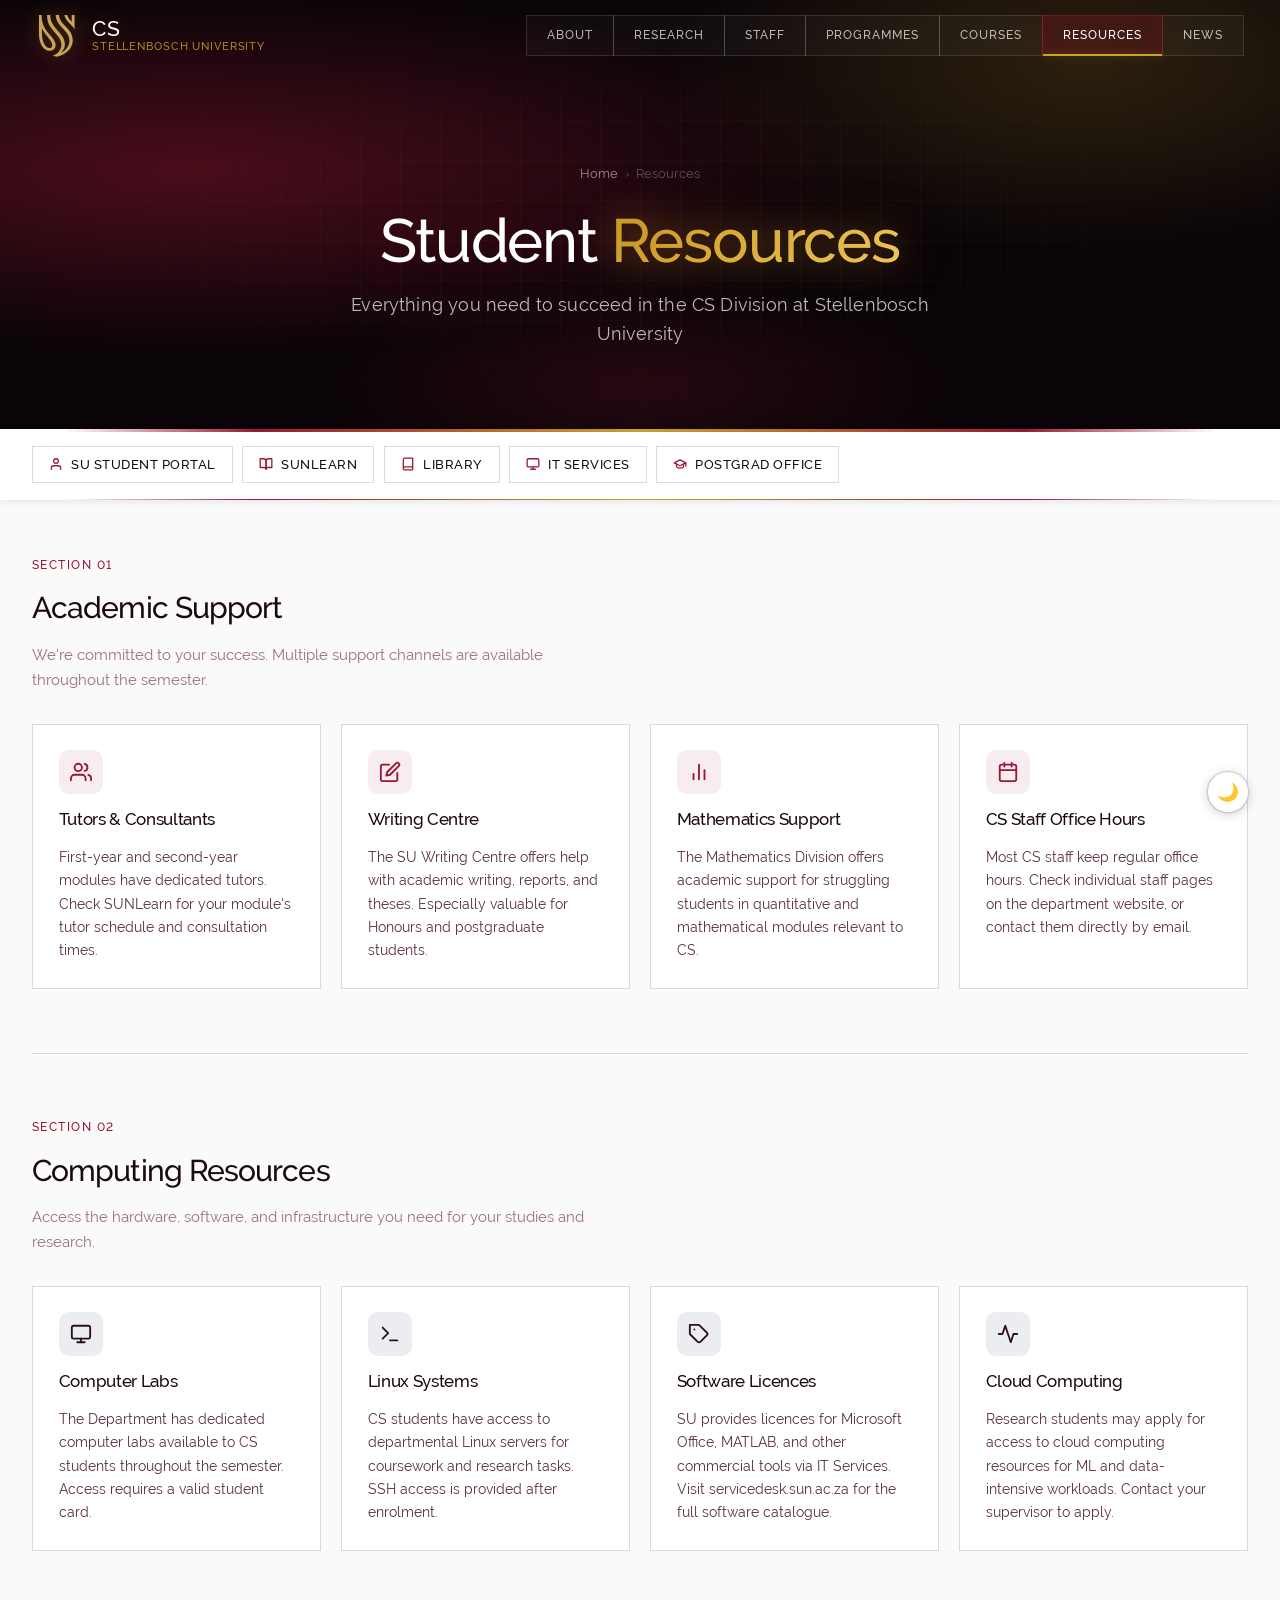
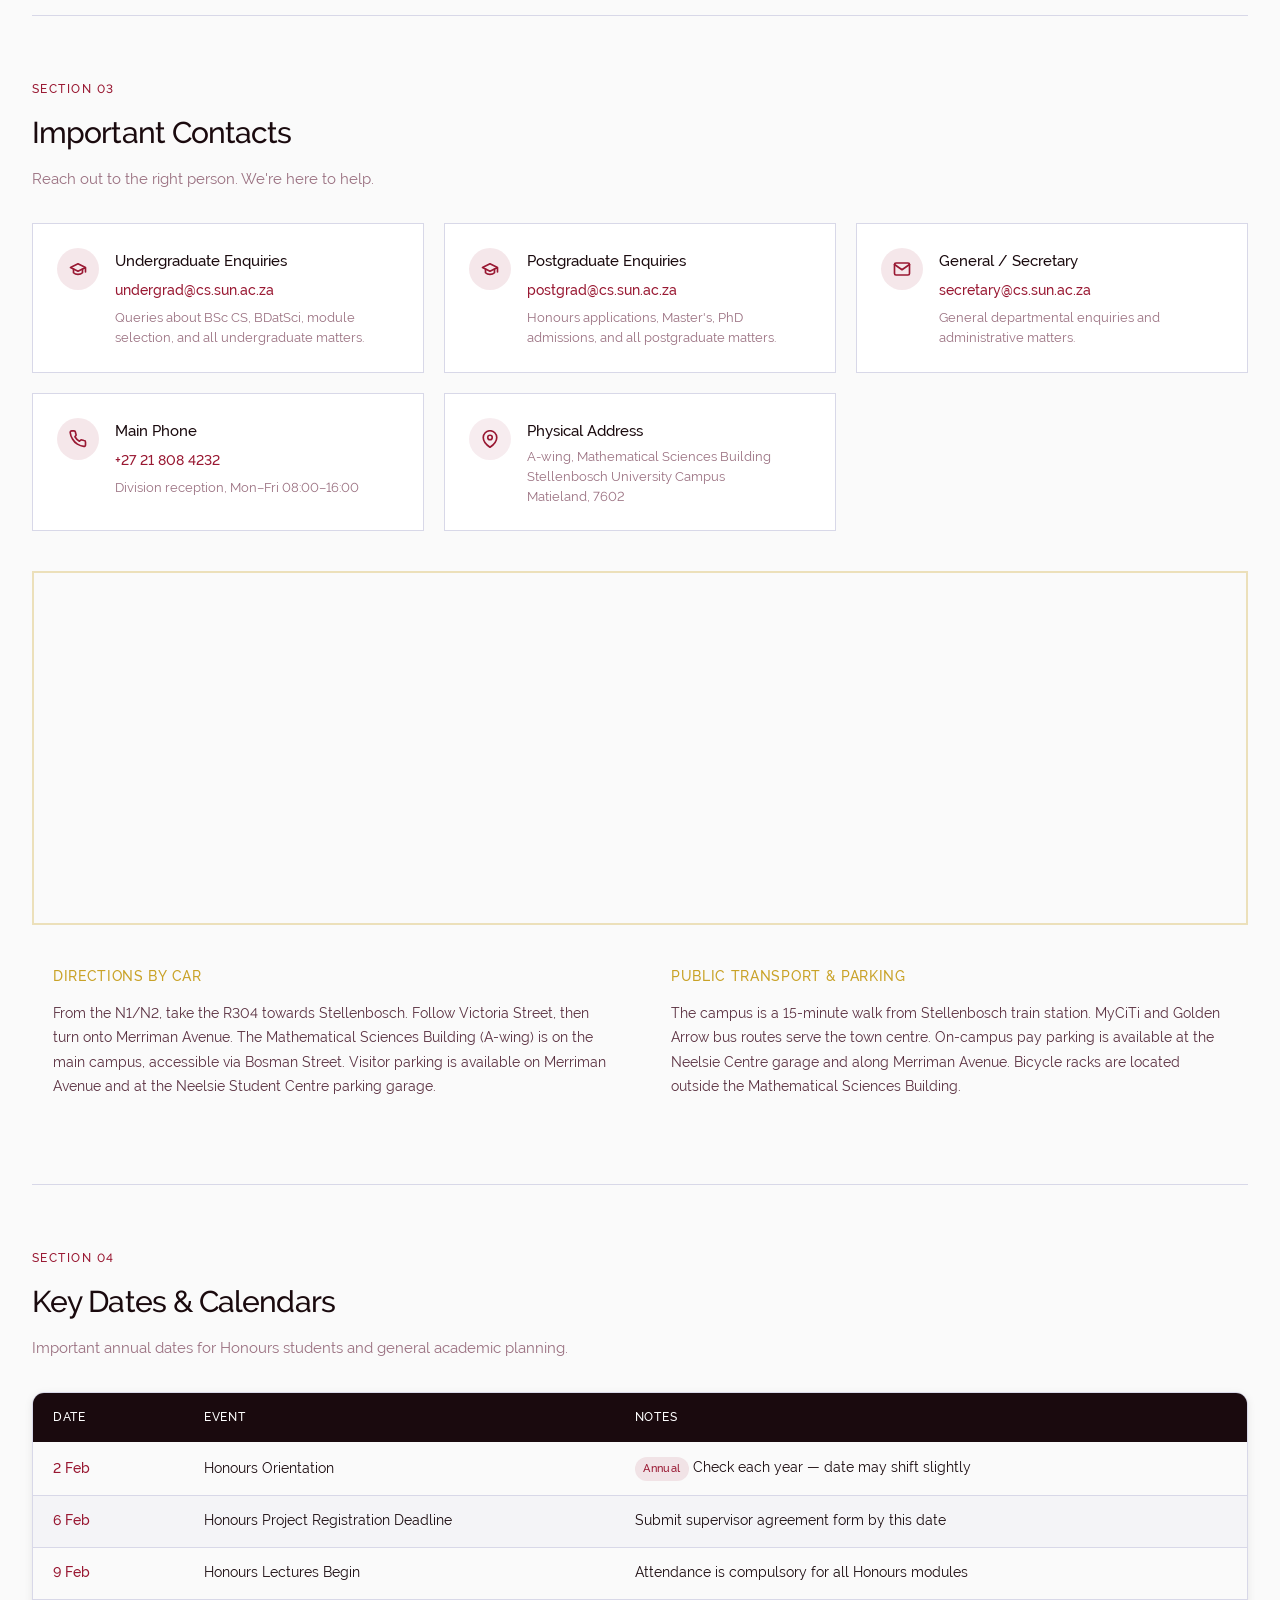
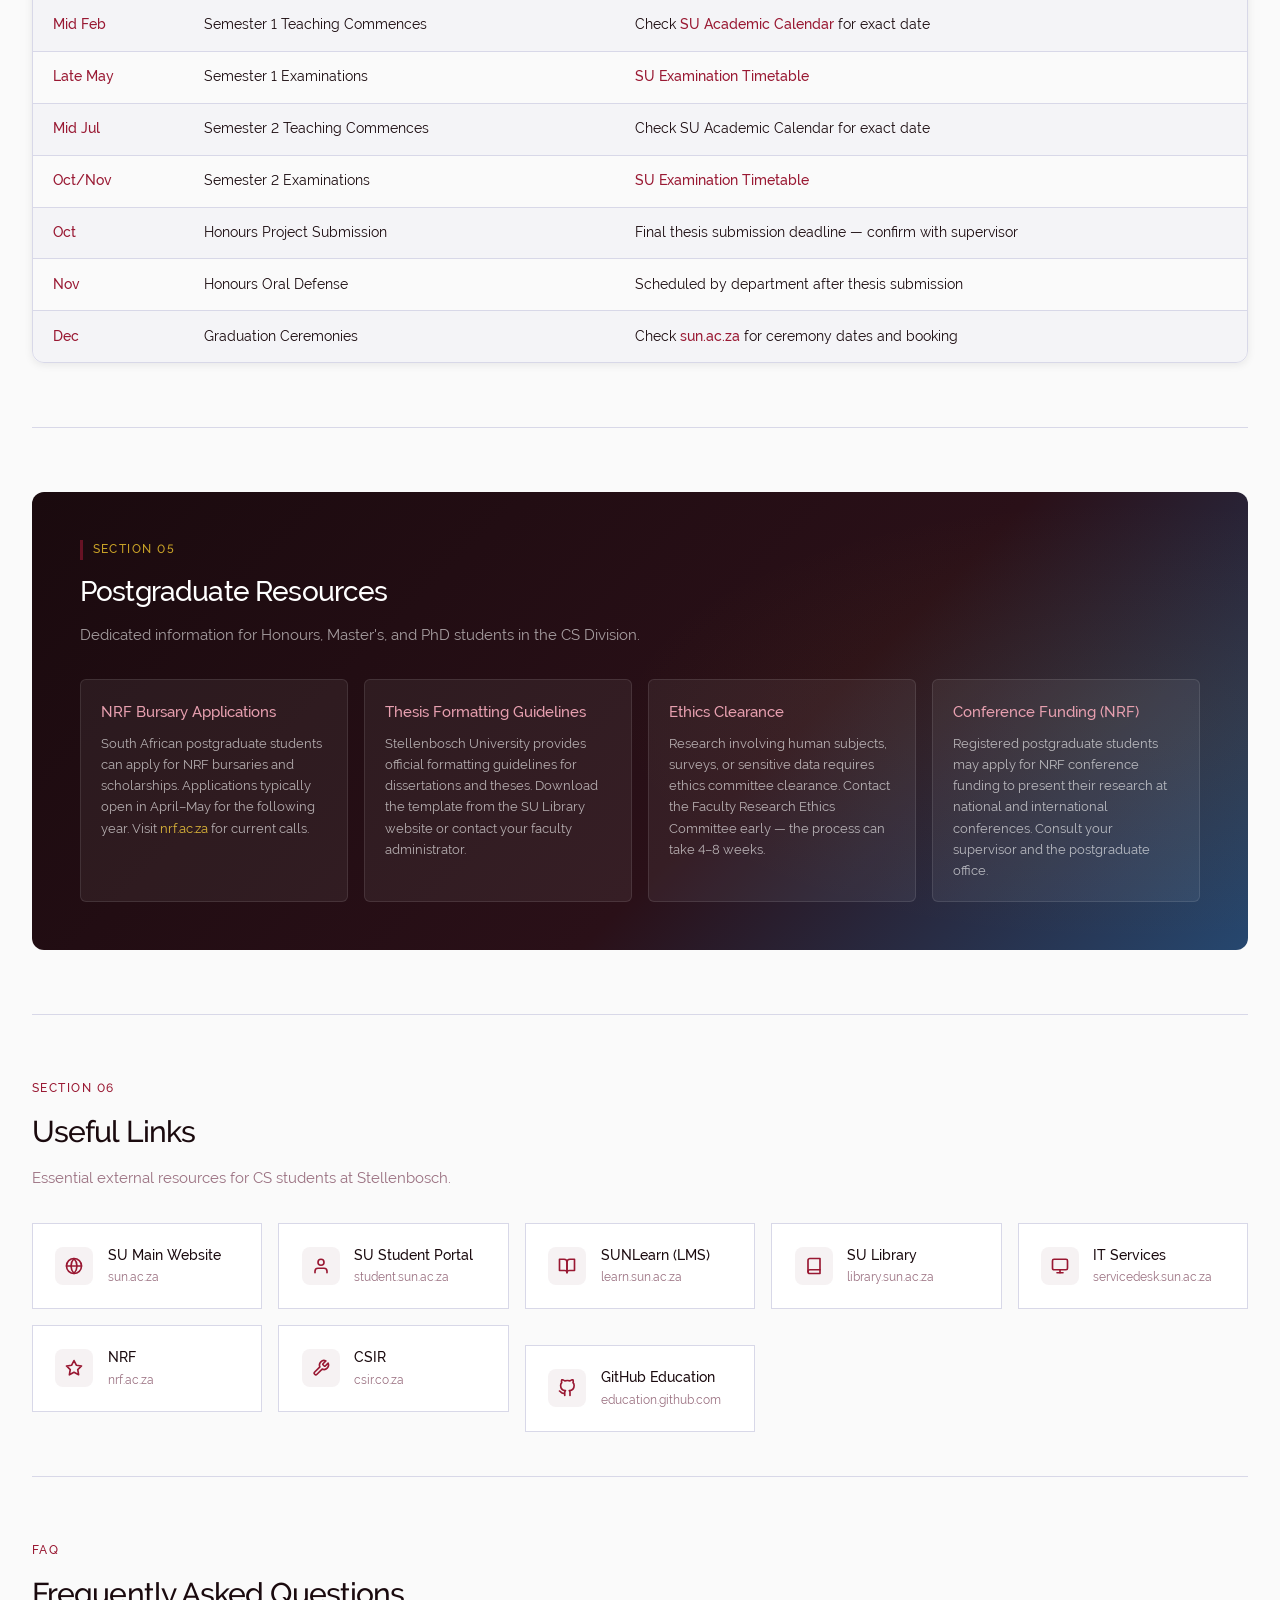
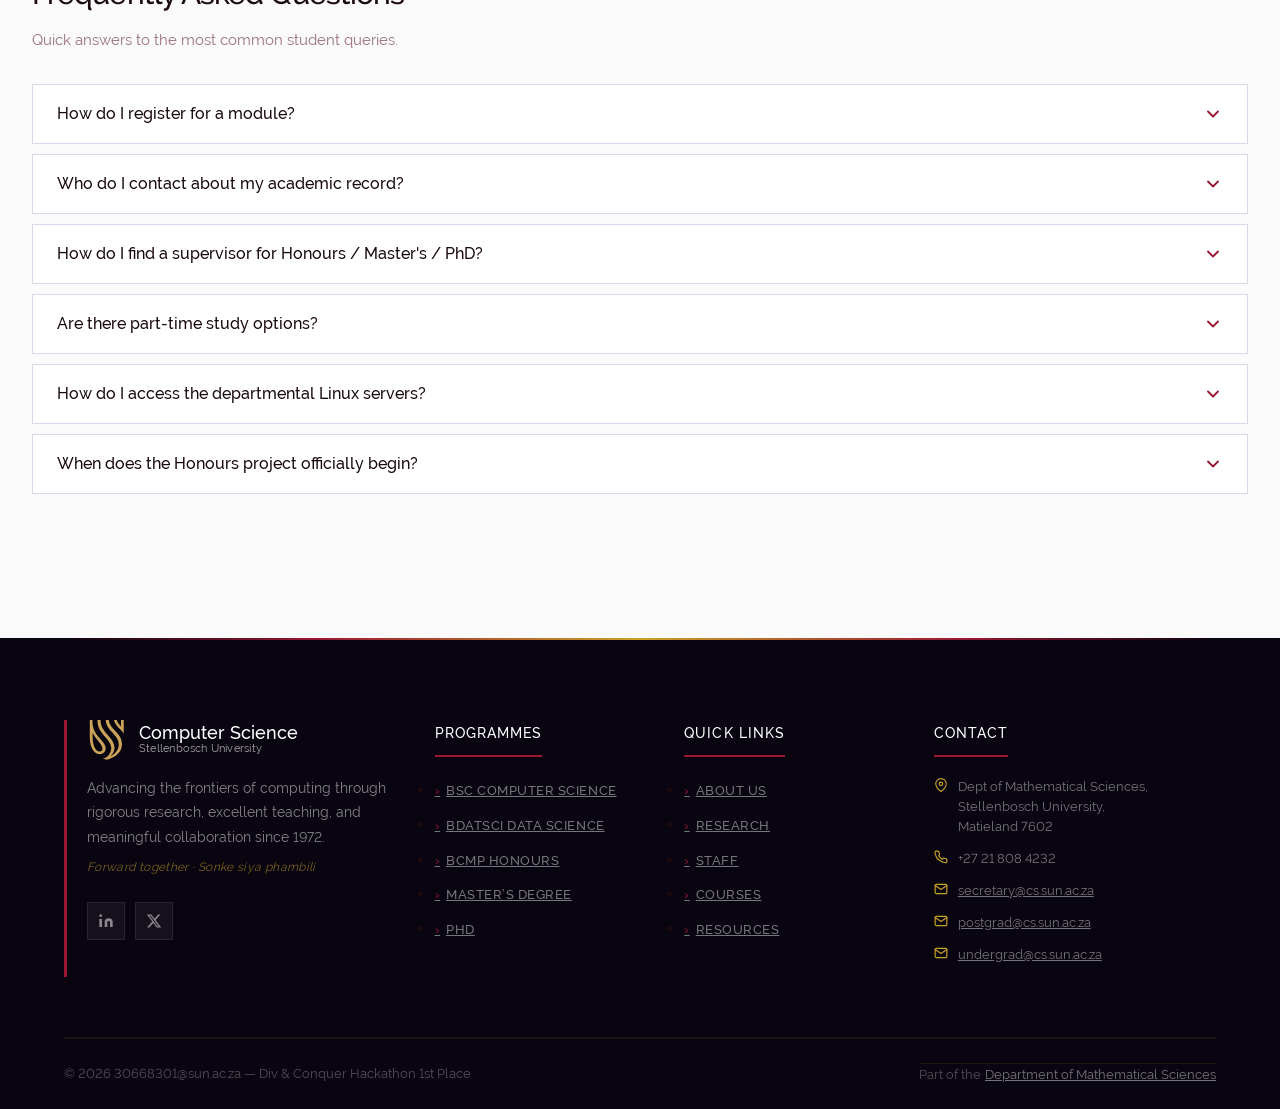
<file: resources.html>
<!DOCTYPE html>
<html lang="en">
<head>
  <script>var t=localStorage.getItem("su-theme");if(t)document.documentElement.setAttribute("data-theme",t);</script>
  <meta charset="UTF-8" />
  <meta name="viewport" content="width=device-width, initial-scale=1.0" />
  <title>Student Resources | Computer Science | Stellenbosch University</title>
  <meta name="description" content="Student resources for CS at Stellenbosch University — academic support, computing facilities, important contacts, key dates, and frequently asked questions." />
  <link rel="icon" type="image/svg+xml" href="su-logo.svg" />
  <meta property="og:title" content="Student Resources | Computer Science | Stellenbosch University" />
  <meta property="og:description" content="Student resources for CS at Stellenbosch University — academic support, computing facilities, important contacts, key dates, and frequently asked questions." />
  <meta property="og:type" content="website" />
  <meta property="og:image" content="su-logo.svg" />
  <link rel="canonical" href="https://fibr0us.github.io/cs-su-website/resources.html" />
  <link rel="preconnect" href="https://fonts.gstatic.com" crossorigin />
  <link rel="stylesheet" href="theme.css" />
  <style>
    *, *::before, *::after { box-sizing: border-box; margin: 0; padding: 0; }
    html { scroll-behavior: smooth; }

    body {
      font-family: var(--font-body);
      background: var(--light);
      color: var(--text-body);
      line-height: 1.65;
    }

    /* ── PAGE HERO ── */
    .page-hero {
      padding: 10rem 2rem 5rem;
      background: var(--dark);
      position: relative;
      overflow: hidden;
      text-align: center;
    }

    .page-hero::before {
      content: '';
      position: absolute;
      inset: 0;
      background:
        radial-gradient(ellipse 80% 60% at 50% 0%, rgba(153,24,50,0.3) 0%, transparent 65%),
        radial-gradient(ellipse 50% 50% at 20% 100%, rgba(201,162,39,0.1) 0%, transparent 60%);
    }

    .page-hero::after {
      content: '';
      position: absolute;
      inset: 0;
      background-image:
        linear-gradient(rgba(255,255,255,0.025) 1px, transparent 1px),
        linear-gradient(90deg, rgba(255,255,255,0.025) 1px, transparent 1px);
      background-size: 48px 48px;
      mask-image: radial-gradient(ellipse at center, black 30%, transparent 75%);
    }

    .page-hero-content { position: relative; z-index: 1; max-width: 700px; margin: 0 auto; }

    .breadcrumb {
      display: inline-flex;
      align-items: center;
      gap: 0.4rem;
      font-size: 0.8rem;
      color: rgba(255,255,255,0.5);
      margin-bottom: 1.5rem;
      font-family: var(--font-heading);
    }

    .breadcrumb a { color: var(--accent); text-decoration: none; }
    .breadcrumb a:hover { color: var(--accent-light); }
    .breadcrumb span { color: rgba(255,255,255,0.3); }

    .page-hero h1 {
      font-family: var(--font-heading);
      font-size: clamp(2.2rem, 5vw, 3.8rem);
      font-weight: 700;
      color: white;
      letter-spacing: -0.03em;
      margin-bottom: 1rem;
      line-height: 1.1;
    }

    .page-hero h1 span { color: var(--accent); }

    .page-hero p {
      font-size: 1.1rem;
      color: rgba(255,255,255,0.65);
      max-width: 580px;
      margin: 0 auto;
      font-weight: 300;
    }

    /* ── QUICK LINKS BAR ── */
    .quick-links-bar {
      background: var(--surface);
      border-bottom: 1px solid var(--mid-gray);
      padding: 0.85rem 2rem;
      box-shadow: var(--shadow-sm);
      position: sticky;
      top: var(--su-nav-height, 72px);
      z-index: 900;
    }

    .quick-links-inner {
      max-width: 1280px;
      margin: 0 auto;
      display: flex;
      gap: 0.6rem;
      overflow-x: auto;
      -webkit-overflow-scrolling: touch;
      scrollbar-width: none;
      padding-bottom: 2px;
    }

    .quick-links-inner::-webkit-scrollbar { display: none; }

    .quick-link-btn {
      display: inline-flex;
      align-items: center;
      gap: 0.5rem;
      font-family: var(--font-heading);
      font-size: 0.8rem;
      font-weight: 600;
      padding: 0.45rem 1rem;
      border-radius: 30px;
      border: 1.5px solid var(--mid-gray);
      background: var(--surface);
      color: var(--text-body);
      text-decoration: none;
      white-space: nowrap;
      transition: all var(--transition);
      flex-shrink: 0;
    }

    .quick-link-btn:hover {
      border-color: var(--primary);
      color: var(--primary);
      background: rgba(153,24,50,0.04);
      transform: translateY(-1px);
    }

    .quick-link-btn svg { color: var(--primary); flex-shrink: 0; }

    /* ── MAIN ── */
    .main { max-width: 1280px; margin: 0 auto; padding: 3.5rem 2rem 5rem; }

    /* ── SECTION COMMON ── */
    .resources-section { margin-bottom: 4rem; }

    .section-header { margin-bottom: 2rem; }

    .section-label {
      font-family: var(--font-heading);
      font-size: 0.75rem;
      font-weight: 700;
      letter-spacing: 0.12em;
      text-transform: uppercase;
      color: var(--primary);
      margin-bottom: 0.5rem;
    }

    .section-header h2 {
      font-family: var(--font-heading);
      font-size: 1.9rem;
      font-weight: 700;
      color: var(--dark);
      letter-spacing: -0.03em;
      margin-bottom: 0.5rem;
    }

    .section-header p {
      color: var(--text-muted);
      font-size: 0.95rem;
      max-width: 560px;
    }

    .section-divider {
      border: none;
      border-top: 1px solid var(--mid-gray);
      margin-bottom: 4rem;
    }

    /* ── CARDS GRID ── */
    .cards-grid {
      display: grid;
      grid-template-columns: repeat(auto-fill, minmax(280px, 1fr));
      gap: 1.25rem;
    }

    .resource-card {
      background: var(--surface);
      border: 1px solid var(--mid-gray);
      border-radius: var(--border-radius);
      padding: 1.6rem;
      display: flex;
      flex-direction: column;
      gap: 0.75rem;
      transition: transform var(--transition), box-shadow var(--transition), border-color var(--transition);
    }

    .resource-card.fade-up {
      opacity: 0;
      transform: translateY(24px);
      transition: opacity 0.55s ease, transform 0.55s ease, box-shadow var(--transition), border-color var(--transition);
    }

    .resource-card.fade-up.visible {
      opacity: 1;
      transform: translateY(0);
    }

    .resource-card:hover {
      transform: translateY(-4px);
      box-shadow: var(--shadow-md);
      border-color: rgba(153,24,50,0.2);
    }

    .card-icon {
      width: 44px;
      height: 44px;
      border-radius: 10px;
      background: rgba(153,24,50,0.08);
      display: flex;
      align-items: center;
      justify-content: center;
      color: var(--primary);
      flex-shrink: 0;
    }

    .resource-card h3 {
      font-family: var(--font-heading);
      font-size: 1.05rem;
      font-weight: 700;
      color: var(--dark);
      letter-spacing: -0.02em;
    }

    .resource-card p {
      font-size: 0.88rem;
      color: var(--text-secondary);
      line-height: 1.65;
      flex: 1;
    }

    /* ── CONTACT CARDS ── */
    .contacts-grid {
      display: grid;
      grid-template-columns: repeat(auto-fill, minmax(300px, 1fr));
      gap: 1.25rem;
    }

    .contact-card {
      background: var(--surface);
      border: 1px solid var(--mid-gray);
      border-radius: var(--border-radius);
      padding: 1.5rem;
      display: flex;
      gap: 1rem;
      align-items: flex-start;
      transition: transform var(--transition), box-shadow var(--transition), border-color var(--transition);
    }

    .contact-card.fade-up {
      opacity: 0;
      transform: translateY(24px);
      transition: opacity 0.55s ease, transform 0.55s ease, box-shadow var(--transition), border-color var(--transition);
    }

    .contact-card.fade-up.visible { opacity: 1; transform: translateY(0); }

    .contact-card:hover {
      transform: translateY(-3px);
      box-shadow: var(--shadow-md);
      border-color: rgba(153,24,50,0.25);
    }

    .contact-icon {
      width: 42px;
      height: 42px;
      border-radius: 50%;
      background: rgba(153,24,50,0.1);
      display: flex;
      align-items: center;
      justify-content: center;
      color: var(--primary);
      flex-shrink: 0;
    }

    .contact-body { flex: 1; min-width: 0; }

    .contact-body h3 {
      font-family: var(--font-heading);
      font-size: 0.95rem;
      font-weight: 700;
      color: var(--dark);
      margin-bottom: 0.25rem;
    }

    .contact-body a {
      font-size: 0.88rem;
      color: var(--primary);
      text-decoration: none;
      font-weight: 600;
      word-break: break-all;
    }

    .contact-body a:hover { color: var(--primary-light); text-decoration: underline; }

    .contact-body p {
      font-size: 0.82rem;
      color: var(--text-muted);
      margin-top: 0.3rem;
      line-height: 1.5;
    }

    .contact-card.address .contact-icon { background: rgba(153,24,50,0.08); color: var(--primary); }

    /* ── DATES TABLE ── */
    .dates-table-wrap {
      border-radius: var(--border-radius);
      border: 1px solid var(--mid-gray);
      overflow: hidden;
      box-shadow: var(--shadow-sm);
    }

    .dates-table {
      width: 100%;
      border-collapse: collapse;
      font-size: 0.9rem;
    }

    .dates-table thead {
      background: var(--dark);
      color: white;
    }

    .dates-table thead th {
      font-family: var(--font-heading);
      font-size: 0.78rem;
      font-weight: 600;
      letter-spacing: 0.06em;
      text-transform: uppercase;
      padding: 0.9rem 1.25rem;
      text-align: left;
    }

    .dates-table tbody tr {
      border-bottom: 1px solid var(--mid-gray);
      transition: background var(--transition);
    }

    .dates-table tbody tr:last-child { border-bottom: none; }
    .dates-table tbody tr:hover { background: rgba(153,24,50,0.03); }
    .dates-table tbody tr:nth-child(even) td { background: rgba(240,240,245,0.5); }
    .dates-table tbody tr:nth-child(even):hover td { background: rgba(153,24,50,0.03); }

    .dates-table tbody td {
      padding: 0.85rem 1.25rem;
      color: var(--text-body);
    }

    .dates-table tbody td:first-child {
      font-family: var(--font-heading);
      font-weight: 700;
      color: var(--primary);
      white-space: nowrap;
    }

    .dates-table a { color: var(--primary); text-decoration: none; font-weight: 600; }
    .dates-table a:hover { text-decoration: underline; }

    .date-badge {
      display: inline-block;
      font-family: var(--font-heading);
      font-size: 0.7rem;
      font-weight: 700;
      padding: 0.18rem 0.55rem;
      border-radius: 30px;
      background: rgba(153,24,50,0.1);
      color: var(--primary);
      letter-spacing: 0.03em;
    }

    /* ── POSTGRAD SECTION ── */
    .postgrad-section {
      background: linear-gradient(135deg, var(--dark) 0%, var(--dark-mid) 60%, rgba(15,52,96,0.9) 100%);
      border-radius: var(--border-radius);
      padding: 3rem;
      color: white;
      position: relative;
      overflow: hidden;
    }

    .postgrad-section::before {
      content: '';
      position: absolute;
      inset: 0;
      background: radial-gradient(ellipse 70% 80% at 90% 50%, rgba(201,162,39,0.08) 0%, transparent 60%);
    }

    .postgrad-section > * { position: relative; }

    .postgrad-section .section-label { color: var(--accent); border-left: 3px solid rgba(153,24,50,0.6); padding-left: 0.6rem; }

    .postgrad-section h2 {
      font-family: var(--font-heading);
      font-size: 1.75rem;
      font-weight: 700;
      color: white;
      letter-spacing: -0.03em;
      margin-bottom: 0.5rem;
    }

    .postgrad-section > p {
      color: rgba(255,255,255,0.6);
      font-size: 0.95rem;
      margin-bottom: 2rem;
    }

    .postgrad-grid {
      display: grid;
      grid-template-columns: repeat(auto-fill, minmax(240px, 1fr));
      gap: 1rem;
    }

    .postgrad-card {
      background: rgba(255,255,255,0.06);
      border: 1px solid rgba(255,255,255,0.1);
      border-radius: var(--border-radius-sm);
      padding: 1.25rem;
      transition: background var(--transition), border-color var(--transition);
    }

    .postgrad-card:hover {
      background: rgba(255,255,255,0.1);
      border-color: rgba(153,24,50,0.4);
    }

    .postgrad-card h3 {
      font-family: var(--font-heading);
      font-size: 0.92rem;
      font-weight: 700;
      color: #e8a0b0;
      margin-bottom: 0.5rem;
    }

    .postgrad-card p {
      font-size: 0.83rem;
      color: rgba(255,255,255,0.65);
      line-height: 1.6;
    }

    /* ── USEFUL LINKS GRID ── */
    .links-grid {
      display: grid;
      grid-template-columns: repeat(auto-fill, minmax(220px, 1fr));
      gap: 1rem;
    }

    .ext-link-card {
      background: var(--surface);
      border: 1px solid var(--mid-gray);
      border-radius: var(--border-radius);
      padding: 1.25rem 1.4rem;
      display: flex;
      align-items: center;
      gap: 0.9rem;
      text-decoration: none;
      color: var(--text-body);
      transition: transform var(--transition), box-shadow var(--transition), border-color var(--transition);
    }

    .ext-link-card.fade-up {
      opacity: 0;
      transform: translateY(20px);
      transition: opacity 0.5s ease, transform 0.5s ease, box-shadow var(--transition), border-color var(--transition);
    }

    .ext-link-card.fade-up.visible { opacity: 1; transform: translateY(0); }

    .ext-link-card:hover {
      transform: translateY(-3px);
      box-shadow: var(--shadow-md);
      border-color: rgba(153,24,50,0.25);
      color: var(--primary);
    }

    .ext-link-icon {
      width: 38px;
      height: 38px;
      border-radius: 8px;
      background: var(--light-gray);
      display: flex;
      align-items: center;
      justify-content: center;
      color: var(--primary);
      flex-shrink: 0;
      transition: background var(--transition);
    }

    .ext-link-card:hover .ext-link-icon { background: rgba(153,24,50,0.1); }

    .ext-link-name {
      font-family: var(--font-heading);
      font-size: 0.88rem;
      font-weight: 700;
    }

    .ext-link-url {
      font-size: 0.75rem;
      color: var(--text-muted);
      margin-top: 0.1rem;
    }

    .ext-link-card:hover .ext-link-url { color: rgba(153,24,50,0.6); }

    /* ── FAQ ACCORDION ── */
    .faq-list {
      display: flex;
      flex-direction: column;
      gap: 0.6rem;
    }

    .faq-item {
      background: var(--surface);
      border: 1px solid var(--mid-gray);
      border-radius: var(--border-radius);
      overflow: hidden;
      transition: border-color var(--transition);
    }

    .faq-item.open { border-color: rgba(153,24,50,0.3); }

    .faq-question {
      display: flex;
      align-items: center;
      justify-content: space-between;
      gap: 1rem;
      padding: 1.2rem 1.5rem;
      cursor: pointer;
      background: none;
      border: none;
      width: 100%;
      text-align: left;
      transition: background var(--transition);
    }

    .faq-question:hover { background: var(--light-gray); }
    .faq-item.open .faq-question { background: rgba(153,24,50,0.03); }

    .faq-question span {
      font-family: var(--font-heading);
      font-size: 1rem;
      font-weight: 600;
      color: var(--dark);
    }

    .faq-chevron {
      color: var(--primary);
      flex-shrink: 0;
      transition: transform 0.3s ease;
    }

    .faq-item.open .faq-chevron { transform: rotate(180deg); }

    .faq-answer {
      max-height: 0;
      overflow: hidden;
      transition: max-height 0.35s cubic-bezier(0.4,0,0.2,1);
    }

    .faq-item.open .faq-answer { max-height: 300px; }

    .faq-answer-inner {
      padding: 0 1.5rem 1.25rem;
      font-size: 0.9rem;
      color: var(--text-secondary);
      line-height: 1.7;
      border-top: 1px solid var(--light-gray);
      padding-top: 1rem;
    }

    .faq-answer-inner a { color: var(--primary); text-decoration: none; font-weight: 600; }
    .faq-answer-inner a:hover { text-decoration: underline; }

    /* ── FADE ANIMATION ── */
    .fade-up {
      opacity: 0;
      transform: translateY(24px);
    }

    .fade-up.visible {
      opacity: 1;
      transform: translateY(0);
      transition: opacity 0.6s ease, transform 0.6s ease;
    }


    /* ── RESPONSIVE ── */
    @media (max-width: 768px) {
      .cards-grid, .contacts-grid, .links-grid { grid-template-columns: 1fr; }
      .postgrad-grid { grid-template-columns: 1fr; }
      .page-hero { padding: 8rem 1.25rem 4rem; }
      .postgrad-section { padding: 2rem; }
    }

    @media (max-width: 480px) {
      .main { padding: 2.5rem 1.25rem 4rem; }
      .section-header h2 { font-size: 1.6rem; }
    }
  </style>
</head>
<body>
<a href="#main-content" class="skip-to-content">Skip to main content</a>

<!-- ── NAVIGATION (Web Component) ── -->
<script src="components.js"></script>
<su-nav></su-nav>

<!-- ── PAGE HERO ── -->
<section class="page-hero">
  <div class="page-hero-content">
    <div class="breadcrumb">
      <a href="index.html">Home</a>
      <span>›</span>
      <span>Resources</span>
    </div>
    <h1>Student <span>Resources</span></h1>
    <p>Everything you need to succeed in the CS Division at Stellenbosch University</p>
  </div>
</section>

<!-- ── QUICK LINKS BAR ── -->
<div class="quick-links-bar">
  <div class="quick-links-inner">
    <a href="https://student.sun.ac.za" target="_blank" rel="noopener" class="quick-link-btn">
      <svg width="14" height="14" viewBox="0 0 24 24" fill="none" stroke="currentColor" stroke-width="2.2" stroke-linecap="round" stroke-linejoin="round">
        <path d="M20 21v-2a4 4 0 0 0-4-4H8a4 4 0 0 0-4 4v2"/><circle cx="12" cy="7" r="4"/>
      </svg>
      SU Student Portal
    </a>
    <a href="https://learn.sun.ac.za" target="_blank" rel="noopener" class="quick-link-btn">
      <svg width="14" height="14" viewBox="0 0 24 24" fill="none" stroke="currentColor" stroke-width="2.2" stroke-linecap="round" stroke-linejoin="round">
        <path d="M2 3h6a4 4 0 0 1 4 4v14a3 3 0 0 0-3-3H2z"/><path d="M22 3h-6a4 4 0 0 0-4 4v14a3 3 0 0 1 3-3h7z"/>
      </svg>
      SUNLearn
    </a>
    <a href="https://library.sun.ac.za" target="_blank" rel="noopener" class="quick-link-btn">
      <svg width="14" height="14" viewBox="0 0 24 24" fill="none" stroke="currentColor" stroke-width="2.2" stroke-linecap="round" stroke-linejoin="round">
        <path d="M4 19.5A2.5 2.5 0 0 1 6.5 17H20"/><path d="M6.5 2H20v20H6.5A2.5 2.5 0 0 1 4 19.5v-15A2.5 2.5 0 0 1 6.5 2z"/>
      </svg>
      Library
    </a>
    <a href="https://servicedesk.sun.ac.za" target="_blank" rel="noopener" class="quick-link-btn">
      <svg width="14" height="14" viewBox="0 0 24 24" fill="none" stroke="currentColor" stroke-width="2.2" stroke-linecap="round" stroke-linejoin="round">
        <rect x="2" y="3" width="20" height="14" rx="2" ry="2"/><line x1="8" y1="21" x2="16" y2="21"/><line x1="12" y1="17" x2="12" y2="21"/>
      </svg>
      IT Services
    </a>
    <a href="https://www.sun.ac.za/english/faculty/science/postgraduate" target="_blank" rel="noopener" class="quick-link-btn">
      <svg width="14" height="14" viewBox="0 0 24 24" fill="none" stroke="currentColor" stroke-width="2.2" stroke-linecap="round" stroke-linejoin="round">
        <path d="M22 10v6M2 10l10-5 10 5-10 5z"/><path d="M6 12v5c3 3 9 3 12 0v-5"/>
      </svg>
      Postgrad Office
    </a>
  </div>
</div>

<!-- ── MAIN ── -->
<main class="main" id="main-content">

  <!-- SECTION 1: ACADEMIC SUPPORT -->
  <section class="resources-section">
    <div class="section-header fade-up">
      <div class="section-label">Section 01</div>
      <h2>Academic Support</h2>
      <p>We're committed to your success. Multiple support channels are available throughout the semester.</p>
    </div>

    <div class="cards-grid">
      <div class="resource-card fade-up">
        <div class="card-icon">
          <svg width="22" height="22" viewBox="0 0 24 24" fill="none" stroke="currentColor" stroke-width="2" stroke-linecap="round" stroke-linejoin="round">
            <path d="M17 21v-2a4 4 0 0 0-4-4H5a4 4 0 0 0-4 4v2"/><circle cx="9" cy="7" r="4"/><path d="M23 21v-2a4 4 0 0 0-3-3.87"/><path d="M16 3.13a4 4 0 0 1 0 7.75"/>
          </svg>
        </div>
        <h3>Tutors &amp; Consultants</h3>
        <p>First-year and second-year modules have dedicated tutors. Check SUNLearn for your module's tutor schedule and consultation times.</p>
      </div>

      <div class="resource-card fade-up">
        <div class="card-icon">
          <svg width="22" height="22" viewBox="0 0 24 24" fill="none" stroke="currentColor" stroke-width="2" stroke-linecap="round" stroke-linejoin="round">
            <path d="M11 4H4a2 2 0 0 0-2 2v14a2 2 0 0 0 2 2h14a2 2 0 0 0 2-2v-7"/><path d="M18.5 2.5a2.121 2.121 0 0 1 3 3L12 15l-4 1 1-4 9.5-9.5z"/>
          </svg>
        </div>
        <h3>Writing Centre</h3>
        <p>The SU Writing Centre offers help with academic writing, reports, and theses. Especially valuable for Honours and postgraduate students.</p>
      </div>

      <div class="resource-card fade-up">
        <div class="card-icon">
          <svg width="22" height="22" viewBox="0 0 24 24" fill="none" stroke="currentColor" stroke-width="2" stroke-linecap="round" stroke-linejoin="round">
            <line x1="18" y1="20" x2="18" y2="10"/><line x1="12" y1="20" x2="12" y2="4"/><line x1="6" y1="20" x2="6" y2="14"/>
          </svg>
        </div>
        <h3>Mathematics Support</h3>
        <p>The Mathematics Division offers academic support for struggling students in quantitative and mathematical modules relevant to CS.</p>
      </div>

      <div class="resource-card fade-up">
        <div class="card-icon">
          <svg width="22" height="22" viewBox="0 0 24 24" fill="none" stroke="currentColor" stroke-width="2" stroke-linecap="round" stroke-linejoin="round">
            <rect x="3" y="4" width="18" height="18" rx="2" ry="2"/><line x1="16" y1="2" x2="16" y2="6"/><line x1="8" y1="2" x2="8" y2="6"/><line x1="3" y1="10" x2="21" y2="10"/>
          </svg>
        </div>
        <h3>CS Staff Office Hours</h3>
        <p>Most CS staff keep regular office hours. Check individual staff pages on the department website, or contact them directly by email.</p>
      </div>
    </div>
  </section>

  <hr class="section-divider" />

  <!-- SECTION 2: COMPUTING RESOURCES -->
  <section class="resources-section">
    <div class="section-header fade-up">
      <div class="section-label">Section 02</div>
      <h2>Computing Resources</h2>
      <p>Access the hardware, software, and infrastructure you need for your studies and research.</p>
    </div>

    <div class="cards-grid">
      <div class="resource-card fade-up">
        <div class="card-icon" style="background:rgba(22,33,62,0.08);color:var(--dark-mid);">
          <svg width="22" height="22" viewBox="0 0 24 24" fill="none" stroke="currentColor" stroke-width="2" stroke-linecap="round" stroke-linejoin="round">
            <rect x="2" y="3" width="20" height="14" rx="2" ry="2"/><line x1="8" y1="21" x2="16" y2="21"/><line x1="12" y1="17" x2="12" y2="21"/>
          </svg>
        </div>
        <h3>Computer Labs</h3>
        <p>The Department has dedicated computer labs available to CS students throughout the semester. Access requires a valid student card.</p>
      </div>

      <div class="resource-card fade-up">
        <div class="card-icon" style="background:rgba(22,33,62,0.08);color:var(--dark-mid);">
          <svg width="22" height="22" viewBox="0 0 24 24" fill="none" stroke="currentColor" stroke-width="2" stroke-linecap="round" stroke-linejoin="round">
            <polyline points="4 17 10 11 4 5"/><line x1="12" y1="19" x2="20" y2="19"/>
          </svg>
        </div>
        <h3>Linux Systems</h3>
        <p>CS students have access to departmental Linux servers for coursework and research tasks. SSH access is provided after enrolment.</p>
      </div>

      <div class="resource-card fade-up">
        <div class="card-icon" style="background:rgba(22,33,62,0.08);color:var(--dark-mid);">
          <svg width="22" height="22" viewBox="0 0 24 24" fill="none" stroke="currentColor" stroke-width="2" stroke-linecap="round" stroke-linejoin="round">
            <path d="M20.59 13.41l-7.17 7.17a2 2 0 0 1-2.83 0L2 12V2h10l8.59 8.59a2 2 0 0 1 0 2.82z"/><line x1="7" y1="7" x2="7.01" y2="7"/>
          </svg>
        </div>
        <h3>Software Licences</h3>
        <p>SU provides licences for Microsoft Office, MATLAB, and other commercial tools via IT Services. Visit servicedesk.sun.ac.za for the full software catalogue.</p>
      </div>

      <div class="resource-card fade-up">
        <div class="card-icon" style="background:rgba(22,33,62,0.08);color:var(--dark-mid);">
          <svg width="22" height="22" viewBox="0 0 24 24" fill="none" stroke="currentColor" stroke-width="2" stroke-linecap="round" stroke-linejoin="round">
            <polyline points="22 12 18 12 15 21 9 3 6 12 2 12"/>
          </svg>
        </div>
        <h3>Cloud Computing</h3>
        <p>Research students may apply for access to cloud computing resources for ML and data-intensive workloads. Contact your supervisor to apply.</p>
      </div>
    </div>
  </section>

  <hr class="section-divider" />

  <!-- SECTION 3: IMPORTANT CONTACTS -->
  <section class="resources-section">
    <div class="section-header fade-up">
      <div class="section-label">Section 03</div>
      <h2>Important Contacts</h2>
      <p>Reach out to the right person. We're here to help.</p>
    </div>

    <div class="contacts-grid">
      <div class="contact-card fade-up">
        <div class="contact-icon">
          <svg width="18" height="18" viewBox="0 0 24 24" fill="none" stroke="currentColor" stroke-width="2.2" stroke-linecap="round" stroke-linejoin="round">
            <path d="M22 10v6M2 10l10-5 10 5-10 5z"/><path d="M6 12v5c3 3 9 3 12 0v-5"/>
          </svg>
        </div>
        <div class="contact-body">
          <h3>Undergraduate Enquiries</h3>
          <a href="mailto:undergrad@cs.sun.ac.za">undergrad@cs.sun.ac.za</a>
          <p>Queries about BSc CS, BDatSci, module selection, and all undergraduate matters.</p>
        </div>
      </div>

      <div class="contact-card fade-up">
        <div class="contact-icon">
          <svg width="18" height="18" viewBox="0 0 24 24" fill="none" stroke="currentColor" stroke-width="2.2" stroke-linecap="round" stroke-linejoin="round">
            <path d="M22 10v6M2 10l10-5 10 5-10 5z"/><path d="M6 12v5c3 3 9 3 12 0v-5"/>
          </svg>
        </div>
        <div class="contact-body">
          <h3>Postgraduate Enquiries</h3>
          <a href="mailto:postgrad@cs.sun.ac.za">postgrad@cs.sun.ac.za</a>
          <p>Honours applications, Master's, PhD admissions, and all postgraduate matters.</p>
        </div>
      </div>

      <div class="contact-card fade-up">
        <div class="contact-icon">
          <svg width="18" height="18" viewBox="0 0 24 24" fill="none" stroke="currentColor" stroke-width="2.2" stroke-linecap="round" stroke-linejoin="round">
            <path d="M4 4h16c1.1 0 2 .9 2 2v12c0 1.1-.9 2-2 2H4c-1.1 0-2-.9-2-2V6c0-1.1.9-2 2-2z"/><polyline points="22,6 12,13 2,6"/>
          </svg>
        </div>
        <div class="contact-body">
          <h3>General / Secretary</h3>
          <a href="mailto:secretary@cs.sun.ac.za">secretary@cs.sun.ac.za</a>
          <p>General departmental enquiries and administrative matters.</p>
        </div>
      </div>

      <div class="contact-card fade-up">
        <div class="contact-icon">
          <svg width="18" height="18" viewBox="0 0 24 24" fill="none" stroke="currentColor" stroke-width="2.2" stroke-linecap="round" stroke-linejoin="round">
            <path d="M22 16.92v3a2 2 0 0 1-2.18 2 19.79 19.79 0 0 1-8.63-3.07A19.5 19.5 0 0 1 4.69 12 19.79 19.79 0 0 1 1.61 3.4 2 2 0 0 1 3.59 1.22h3a2 2 0 0 1 2 1.72 12.84 12.84 0 0 0 .7 2.81 2 2 0 0 1-.45 2.11L7.91 9a16 16 0 0 0 6 6l1.27-1.27a2 2 0 0 1 2.11-.45 12.84 12.84 0 0 0 2.81.7A2 2 0 0 1 22 15.92z"/>
          </svg>
        </div>
        <div class="contact-body">
          <h3>Main Phone</h3>
          <a href="tel:+27218084232">+27 21 808 4232</a>
          <p>Division reception, Mon–Fri 08:00–16:00</p>
        </div>
      </div>

      <div class="contact-card address fade-up">
        <div class="contact-icon">
          <svg width="18" height="18" viewBox="0 0 24 24" fill="none" stroke="currentColor" stroke-width="2.2" stroke-linecap="round" stroke-linejoin="round">
            <path d="M21 10c0 7-9 13-9 13s-9-6-9-13a9 9 0 0 1 18 0z"/><circle cx="12" cy="10" r="3"/>
          </svg>
        </div>
        <div class="contact-body">
          <h3>Physical Address</h3>
          <p>A-wing, Mathematical Sciences Building<br />Stellenbosch University Campus<br />Matieland, 7602</p>
        </div>
      </div>
    </div>

    <!-- Embedded Map & Directions -->
    <div class="fade-up" style="margin-top:2.5rem;">
      <div style="border:2px solid rgba(201,162,39,0.3);overflow:hidden;">
        <iframe
          src="https://www.openstreetmap.org/export/embed.html?bbox=18.8615%2C-33.9335%2C18.8680%2C-33.9290&layer=mapnik&marker=-33.9313%2C18.8648"
          width="100%"
          height="350"
          style="border:0;display:block;"
          loading="lazy"
          title="Map showing Stellenbosch University Mathematical Sciences Building location"
          aria-label="Interactive map of Stellenbosch University campus showing the Mathematical Sciences Building">
        </iframe>
      </div>
      <div style="margin-top:1.25rem;display:grid;grid-template-columns:repeat(auto-fit,minmax(280px,1fr));gap:1.25rem;">
        <div style="padding:1.25rem;background:var(--card-bg,rgba(255,255,255,0.03));border:1px solid var(--card-border,rgba(255,255,255,0.06));">
          <h3 style="font-size:0.85rem;font-weight:700;text-transform:uppercase;letter-spacing:0.05em;color:var(--accent,#c9a227);margin-bottom:0.75rem;">Directions by Car</h3>
          <p style="font-size:0.9rem;line-height:1.7;color:var(--text-secondary,rgba(255,255,255,0.6));">
            From the N1/N2, take the R304 towards Stellenbosch. Follow Victoria Street, then turn onto Merriman Avenue. The Mathematical Sciences Building (A-wing) is on the main campus, accessible via Bosman Street. Visitor parking is available on Merriman Avenue and at the Neelsie Student Centre parking garage.
          </p>
        </div>
        <div style="padding:1.25rem;background:var(--card-bg,rgba(255,255,255,0.03));border:1px solid var(--card-border,rgba(255,255,255,0.06));">
          <h3 style="font-size:0.85rem;font-weight:700;text-transform:uppercase;letter-spacing:0.05em;color:var(--accent,#c9a227);margin-bottom:0.75rem;">Public Transport &amp; Parking</h3>
          <p style="font-size:0.9rem;line-height:1.7;color:var(--text-secondary,rgba(255,255,255,0.6));">
            The campus is a 15-minute walk from Stellenbosch train station. MyCiTi and Golden Arrow bus routes serve the town centre. On-campus pay parking is available at the Neelsie Centre garage and along Merriman Avenue. Bicycle racks are located outside the Mathematical Sciences Building.
          </p>
        </div>
      </div>
    </div>
  </section>

  <hr class="section-divider" />

  <!-- SECTION 4: KEY DATES -->
  <section class="resources-section">
    <div class="section-header fade-up">
      <div class="section-label">Section 04</div>
      <h2>Key Dates &amp; Calendars</h2>
      <p>Important annual dates for Honours students and general academic planning.</p>
    </div>

    <div class="dates-table-wrap fade-up">
      <table class="dates-table" aria-label="Key academic dates">
        <thead>
          <tr>
            <th>Date</th>
            <th>Event</th>
            <th>Notes</th>
          </tr>
        </thead>
        <tbody>
          <tr>
            <td>2 Feb</td>
            <td>Honours Orientation</td>
            <td><span class="date-badge">Annual</span> Check each year — date may shift slightly</td>
          </tr>
          <tr>
            <td>6 Feb</td>
            <td>Honours Project Registration Deadline</td>
            <td>Submit supervisor agreement form by this date</td>
          </tr>
          <tr>
            <td>9 Feb</td>
            <td>Honours Lectures Begin</td>
            <td>Attendance is compulsory for all Honours modules</td>
          </tr>
          <tr>
            <td>Mid Feb</td>
            <td>Semester 1 Teaching Commences</td>
            <td>Check <a href="https://www.sun.ac.za/english/academic-calendar" target="_blank" rel="noopener">SU Academic Calendar</a> for exact date</td>
          </tr>
          <tr>
            <td>Late May</td>
            <td>Semester 1 Examinations</td>
            <td><a href="https://www.sun.ac.za/english/learning-teaching/ctl/examination-timetable" target="_blank" rel="noopener">SU Examination Timetable</a></td>
          </tr>
          <tr>
            <td>Mid Jul</td>
            <td>Semester 2 Teaching Commences</td>
            <td>Check SU Academic Calendar for exact date</td>
          </tr>
          <tr>
            <td>Oct/Nov</td>
            <td>Semester 2 Examinations</td>
            <td><a href="https://www.sun.ac.za/english/learning-teaching/ctl/examination-timetable" target="_blank" rel="noopener">SU Examination Timetable</a></td>
          </tr>
          <tr>
            <td>Oct</td>
            <td>Honours Project Submission</td>
            <td>Final thesis submission deadline — confirm with supervisor</td>
          </tr>
          <tr>
            <td>Nov</td>
            <td>Honours Oral Defense</td>
            <td>Scheduled by department after thesis submission</td>
          </tr>
          <tr>
            <td>Dec</td>
            <td>Graduation Ceremonies</td>
            <td>Check <a href="https://www.sun.ac.za" target="_blank" rel="noopener">sun.ac.za</a> for ceremony dates and booking</td>
          </tr>
        </tbody>
      </table>
    </div>
  </section>

  <hr class="section-divider" />

  <!-- SECTION 5: POSTGRADUATE RESOURCES -->
  <section class="resources-section">
    <div class="postgrad-section fade-up">
      <div class="section-label">Section 05</div>
      <h2>Postgraduate Resources</h2>
      <p>Dedicated information for Honours, Master's, and PhD students in the CS Division.</p>

      <div class="postgrad-grid">
        <div class="postgrad-card">
          <h3>NRF Bursary Applications</h3>
          <p>South African postgraduate students can apply for NRF bursaries and scholarships. Applications typically open in April–May for the following year. Visit <a href="https://www.nrf.ac.za" target="_blank" rel="noopener" style="color:var(--accent-light);">nrf.ac.za</a> for current calls.</p>
        </div>

        <div class="postgrad-card">
          <h3>Thesis Formatting Guidelines</h3>
          <p>Stellenbosch University provides official formatting guidelines for dissertations and theses. Download the template from the SU Library website or contact your faculty administrator.</p>
        </div>

        <div class="postgrad-card">
          <h3>Ethics Clearance</h3>
          <p>Research involving human subjects, surveys, or sensitive data requires ethics committee clearance. Contact the Faculty Research Ethics Committee early — the process can take 4–8 weeks.</p>
        </div>

        <div class="postgrad-card">
          <h3>Conference Funding (NRF)</h3>
          <p>Registered postgraduate students may apply for NRF conference funding to present their research at national and international conferences. Consult your supervisor and the postgraduate office.</p>
        </div>
      </div>
    </div>
  </section>

  <hr class="section-divider" />

  <!-- SECTION 6: USEFUL LINKS -->
  <section class="resources-section">
    <div class="section-header fade-up">
      <div class="section-label">Section 06</div>
      <h2>Useful Links</h2>
      <p>Essential external resources for CS students at Stellenbosch.</p>
    </div>

    <div class="links-grid">
      <a href="https://www.sun.ac.za" target="_blank" rel="noopener" class="ext-link-card fade-up">
        <div class="ext-link-icon">
          <svg width="18" height="18" viewBox="0 0 24 24" fill="none" stroke="currentColor" stroke-width="2.2" stroke-linecap="round" stroke-linejoin="round">
            <circle cx="12" cy="12" r="10"/><line x1="2" y1="12" x2="22" y2="12"/><path d="M12 2a15.3 15.3 0 0 1 4 10 15.3 15.3 0 0 1-4 10 15.3 15.3 0 0 1-4-10 15.3 15.3 0 0 1 4-10z"/>
          </svg>
        </div>
        <div>
          <div class="ext-link-name">SU Main Website</div>
          <div class="ext-link-url">sun.ac.za</div>
        </div>
      </a>

      <a href="https://student.sun.ac.za" target="_blank" rel="noopener" class="ext-link-card fade-up">
        <div class="ext-link-icon">
          <svg width="18" height="18" viewBox="0 0 24 24" fill="none" stroke="currentColor" stroke-width="2.2" stroke-linecap="round" stroke-linejoin="round">
            <path d="M20 21v-2a4 4 0 0 0-4-4H8a4 4 0 0 0-4 4v2"/><circle cx="12" cy="7" r="4"/>
          </svg>
        </div>
        <div>
          <div class="ext-link-name">SU Student Portal</div>
          <div class="ext-link-url">student.sun.ac.za</div>
        </div>
      </a>

      <a href="https://learn.sun.ac.za" target="_blank" rel="noopener" class="ext-link-card fade-up">
        <div class="ext-link-icon">
          <svg width="18" height="18" viewBox="0 0 24 24" fill="none" stroke="currentColor" stroke-width="2.2" stroke-linecap="round" stroke-linejoin="round">
            <path d="M2 3h6a4 4 0 0 1 4 4v14a3 3 0 0 0-3-3H2z"/><path d="M22 3h-6a4 4 0 0 0-4 4v14a3 3 0 0 1 3-3h7z"/>
          </svg>
        </div>
        <div>
          <div class="ext-link-name">SUNLearn (LMS)</div>
          <div class="ext-link-url">learn.sun.ac.za</div>
        </div>
      </a>

      <a href="https://library.sun.ac.za" target="_blank" rel="noopener" class="ext-link-card fade-up">
        <div class="ext-link-icon">
          <svg width="18" height="18" viewBox="0 0 24 24" fill="none" stroke="currentColor" stroke-width="2.2" stroke-linecap="round" stroke-linejoin="round">
            <path d="M4 19.5A2.5 2.5 0 0 1 6.5 17H20"/><path d="M6.5 2H20v20H6.5A2.5 2.5 0 0 1 4 19.5v-15A2.5 2.5 0 0 1 6.5 2z"/>
          </svg>
        </div>
        <div>
          <div class="ext-link-name">SU Library</div>
          <div class="ext-link-url">library.sun.ac.za</div>
        </div>
      </a>

      <a href="https://servicedesk.sun.ac.za" target="_blank" rel="noopener" class="ext-link-card fade-up">
        <div class="ext-link-icon">
          <svg width="18" height="18" viewBox="0 0 24 24" fill="none" stroke="currentColor" stroke-width="2.2" stroke-linecap="round" stroke-linejoin="round">
            <rect x="2" y="3" width="20" height="14" rx="2" ry="2"/><line x1="8" y1="21" x2="16" y2="21"/><line x1="12" y1="17" x2="12" y2="21"/>
          </svg>
        </div>
        <div>
          <div class="ext-link-name">IT Services</div>
          <div class="ext-link-url">servicedesk.sun.ac.za</div>
        </div>
      </a>

      <a href="https://www.nrf.ac.za" target="_blank" rel="noopener" class="ext-link-card fade-up">
        <div class="ext-link-icon">
          <svg width="18" height="18" viewBox="0 0 24 24" fill="none" stroke="currentColor" stroke-width="2.2" stroke-linecap="round" stroke-linejoin="round">
            <polygon points="12 2 15.09 8.26 22 9.27 17 14.14 18.18 21.02 12 17.77 5.82 21.02 7 14.14 2 9.27 8.91 8.26 12 2"/>
          </svg>
        </div>
        <div>
          <div class="ext-link-name">NRF</div>
          <div class="ext-link-url">nrf.ac.za</div>
        </div>
      </a>

      <a href="https://www.csir.co.za" target="_blank" rel="noopener" class="ext-link-card fade-up">
        <div class="ext-link-icon">
          <svg width="18" height="18" viewBox="0 0 24 24" fill="none" stroke="currentColor" stroke-width="2.2" stroke-linecap="round" stroke-linejoin="round">
            <path d="M14.7 6.3a1 1 0 0 0 0 1.4l1.6 1.6a1 1 0 0 0 1.4 0l3.77-3.77a6 6 0 0 1-7.94 7.94l-6.91 6.91a2.12 2.12 0 0 1-3-3l6.91-6.91a6 6 0 0 1 7.94-7.94l-3.76 3.76z"/>
          </svg>
        </div>
        <div>
          <div class="ext-link-name">CSIR</div>
          <div class="ext-link-url">csir.co.za</div>
        </div>
      </a>

      <a href="https://education.github.com" target="_blank" rel="noopener" class="ext-link-card fade-up">
        <div class="ext-link-icon">
          <svg width="18" height="18" viewBox="0 0 24 24" fill="none" stroke="currentColor" stroke-width="2.2" stroke-linecap="round" stroke-linejoin="round">
            <path d="M9 19c-5 1.5-5-2.5-7-3m14 6v-3.87a3.37 3.37 0 0 0-.94-2.61c3.14-.35 6.44-1.54 6.44-7A5.44 5.44 0 0 0 20 4.77 5.07 5.07 0 0 0 19.91 1S18.73.65 16 2.48a13.38 13.38 0 0 0-7 0C6.27.65 5.09 1 5.09 1A5.07 5.07 0 0 0 5 4.77a5.44 5.44 0 0 0-1.5 3.78c0 5.42 3.3 6.61 6.44 7A3.37 3.37 0 0 0 9 18.13V22"/>
          </svg>
        </div>
        <div>
          <div class="ext-link-name">GitHub Education</div>
          <div class="ext-link-url">education.github.com</div>
        </div>
      </a>

      <a href="https://stackoverflow.com" target="_blank" rel="noopener" class="ext-link-card fade-up">
        <div class="ext-link-icon">
          <svg width="18" height="18" viewBox="0 0 24 24" fill="none" stroke="currentColor" stroke-width="2.2" stroke-linecap="round" stroke-linejoin="round">
            <circle cx="12" cy="12" r="10"/><path d="M9.09 9a3 3 0 0 1 5.83 1c0 2-3 3-3 3"/><line x1="12" y1="17" x2="12.01" y2="17"/>
          </svg>
        </div>
        <div>
          <div class="ext-link-name">Stack Overflow</div>
          <div class="ext-link-url">stackoverflow.com</div>
        </div>
      </a>
    </div>
  </section>

  <hr class="section-divider" />

  <!-- FAQ -->
  <section class="resources-section">
    <div class="section-header fade-up">
      <div class="section-label">FAQ</div>
      <h2>Frequently Asked Questions</h2>
      <p>Quick answers to the most common student queries.</p>
    </div>

    <div class="faq-list fade-up">

      <div class="faq-item">
        <button class="faq-question" aria-expanded="false">
          <span>How do I register for a module?</span>
          <svg class="faq-chevron" width="20" height="20" viewBox="0 0 24 24" fill="none" stroke="currentColor" stroke-width="2.2" stroke-linecap="round" stroke-linejoin="round">
            <polyline points="6 9 12 15 18 9"/>
          </svg>
        </button>
        <div class="faq-answer" role="region">
          <div class="faq-answer-inner">
            Module registration is done via the <a href="https://student.sun.ac.za" target="_blank" rel="noopener">SU Student Portal (student.sun.ac.za)</a>. Consult your programme advisor if you need assistance selecting modules or if a prerequisite approval is required. Registration windows open before each semester — check the academic calendar.
          </div>
        </div>
      </div>

      <div class="faq-item">
        <button class="faq-question" aria-expanded="false">
          <span>Who do I contact about my academic record?</span>
          <svg class="faq-chevron" width="20" height="20" viewBox="0 0 24 24" fill="none" stroke="currentColor" stroke-width="2.2" stroke-linecap="round" stroke-linejoin="round">
            <polyline points="6 9 12 15 18 9"/>
          </svg>
        </button>
        <div class="faq-answer" role="region">
          <div class="faq-answer-inner">
            Contact the Faculty of Science's student administration office for queries about your academic record, transcripts, or re-marks. Your academic record can also be viewed via the <a href="https://student.sun.ac.za" target="_blank" rel="noopener">SU Student Portal</a>.
          </div>
        </div>
      </div>

      <div class="faq-item">
        <button class="faq-question" aria-expanded="false">
          <span>How do I find a supervisor for Honours / Master's / PhD?</span>
          <svg class="faq-chevron" width="20" height="20" viewBox="0 0 24 24" fill="none" stroke="currentColor" stroke-width="2.2" stroke-linecap="round" stroke-linejoin="round">
            <polyline points="6 9 12 15 18 9"/>
          </svg>
        </button>
        <div class="faq-answer" role="region">
          <div class="faq-answer-inner">
            Browse staff research interests on the department website, then email potential supervisors directly with a brief motivation and your academic record. Contact <a href="mailto:postgrad@cs.sun.ac.za">postgrad@cs.sun.ac.za</a> for guidance if you're unsure where to start. It is advisable to approach supervisors early, as capacity is limited.
          </div>
        </div>
      </div>

      <div class="faq-item">
        <button class="faq-question" aria-expanded="false">
          <span>Are there part-time study options?</span>
          <svg class="faq-chevron" width="20" height="20" viewBox="0 0 24 24" fill="none" stroke="currentColor" stroke-width="2.2" stroke-linecap="round" stroke-linejoin="round">
            <polyline points="6 9 12 15 18 9"/>
          </svg>
        </button>
        <div class="faq-answer" role="region">
          <div class="faq-answer-inner">
            Undergraduate programmes (BSc CS, BDatSci) are generally full-time. Some postgraduate options — particularly Master's by research — may accommodate part-time arrangements depending on supervisor agreement. Contact <a href="mailto:postgrad@cs.sun.ac.za">postgrad@cs.sun.ac.za</a> for specific queries.
          </div>
        </div>
      </div>

      <div class="faq-item">
        <button class="faq-question" aria-expanded="false">
          <span>How do I access the departmental Linux servers?</span>
          <svg class="faq-chevron" width="20" height="20" viewBox="0 0 24 24" fill="none" stroke="currentColor" stroke-width="2.2" stroke-linecap="round" stroke-linejoin="round">
            <polyline points="6 9 12 15 18 9"/>
          </svg>
        </button>
        <div class="faq-answer" role="region">
          <div class="faq-answer-inner">
            Linux server access is set up as part of module onboarding in relevant modules (e.g., SC272). Your lecturer or tutor will provide SSH credentials and connection details at the start of the semester. Contact <a href="mailto:secretary@cs.sun.ac.za">secretary@cs.sun.ac.za</a> for general IT access queries.
          </div>
        </div>
      </div>

      <div class="faq-item">
        <button class="faq-question" aria-expanded="false">
          <span>When does the Honours project officially begin?</span>
          <svg class="faq-chevron" width="20" height="20" viewBox="0 0 24 24" fill="none" stroke="currentColor" stroke-width="2.2" stroke-linecap="round" stroke-linejoin="round">
            <polyline points="6 9 12 15 18 9"/>
          </svg>
        </button>
        <div class="faq-answer" role="region">
          <div class="faq-answer-inner">
            The Honours project (CSc781) officially begins with the Honours orientation at the start of February. The project registration deadline is 6 February, and Honours lectures begin 9 February. Students are strongly encouraged to identify a supervisor and preliminary topic before the start of the year.
          </div>
        </div>
      </div>

    </div>
  </section>

</main>

<!-- ── FOOTER (Web Component) ── -->
<su-footer></su-footer>

<script>
  const observerOpts = { threshold: 0.07, rootMargin: '0px 0px -40px 0px' };
  const fadeObserver = new IntersectionObserver((entries) => {
    entries.forEach((entry, i) => {
      if (entry.isIntersecting) {
        const delay = entry.target.closest('.cards-grid, .contacts-grid, .links-grid')
          ? Array.from(entry.target.parentElement.children).indexOf(entry.target) * 70
          : 0;
        setTimeout(() => entry.target.classList.add('visible'), delay);
        fadeObserver.unobserve(entry.target);
      }
    });
  }, observerOpts);

  document.querySelectorAll('.fade-up').forEach(el => fadeObserver.observe(el));

  // ── FAQ ACCORDION ──
  document.querySelectorAll('.faq-question').forEach(btn => {
    btn.addEventListener('click', () => {
      const item = btn.closest('.faq-item');
      const isOpen = item.classList.contains('open');

      // Close all
      document.querySelectorAll('.faq-item.open').forEach(openItem => {
        openItem.classList.remove('open');
        openItem.querySelector('.faq-question').setAttribute('aria-expanded', 'false');
      });

      // Open clicked (if was closed)
      if (!isOpen) {
        item.classList.add('open');
        btn.setAttribute('aria-expanded', 'true');
      }
    });
  });
</script>
  <!-- ─── SCROLL TO TOP ─── -->
  <button class="scroll-to-top" id="scrollToTop" aria-label="Scroll to top" title="Scroll to top">
    <svg width="18" height="18" viewBox="0 0 24 24" fill="none" stroke="currentColor" stroke-width="2.5" stroke-linecap="round" stroke-linejoin="round"><polyline points="18 15 12 9 6 15"/></svg>
  </button>
  <script>
    (function(){var btn=document.getElementById('scrollToTop');window.addEventListener('scroll',function(){btn.classList.toggle('visible',window.scrollY>400)});btn.addEventListener('click',function(){window.scrollTo({top:0,behavior:'smooth'})})})();
  </script>
  <!-- ─── DARK MODE TOGGLE ─── -->
  <button class="dm-toggle" id="dmToggle" aria-label="Toggle dark mode" title="Toggle dark mode">🌙</button>
  <script>
    (function() {
      var dmToggle = document.getElementById('dmToggle');
      var htmlEl = document.documentElement;
      var savedTheme = localStorage.getItem('su-theme') || 'light';
      htmlEl.setAttribute('data-theme', savedTheme);
      dmToggle.textContent = savedTheme === 'dark' ? '☀️' : '🌙';
      dmToggle.addEventListener('click', function() {
        var isDark = htmlEl.getAttribute('data-theme') === 'dark';
        var next = isDark ? 'light' : 'dark';
        htmlEl.setAttribute('data-theme', next);
        localStorage.setItem('su-theme', next);
        dmToggle.textContent = next === 'dark' ? '☀️' : '🌙';
      });
    })();
  </script>
</body>
</html>
</file>
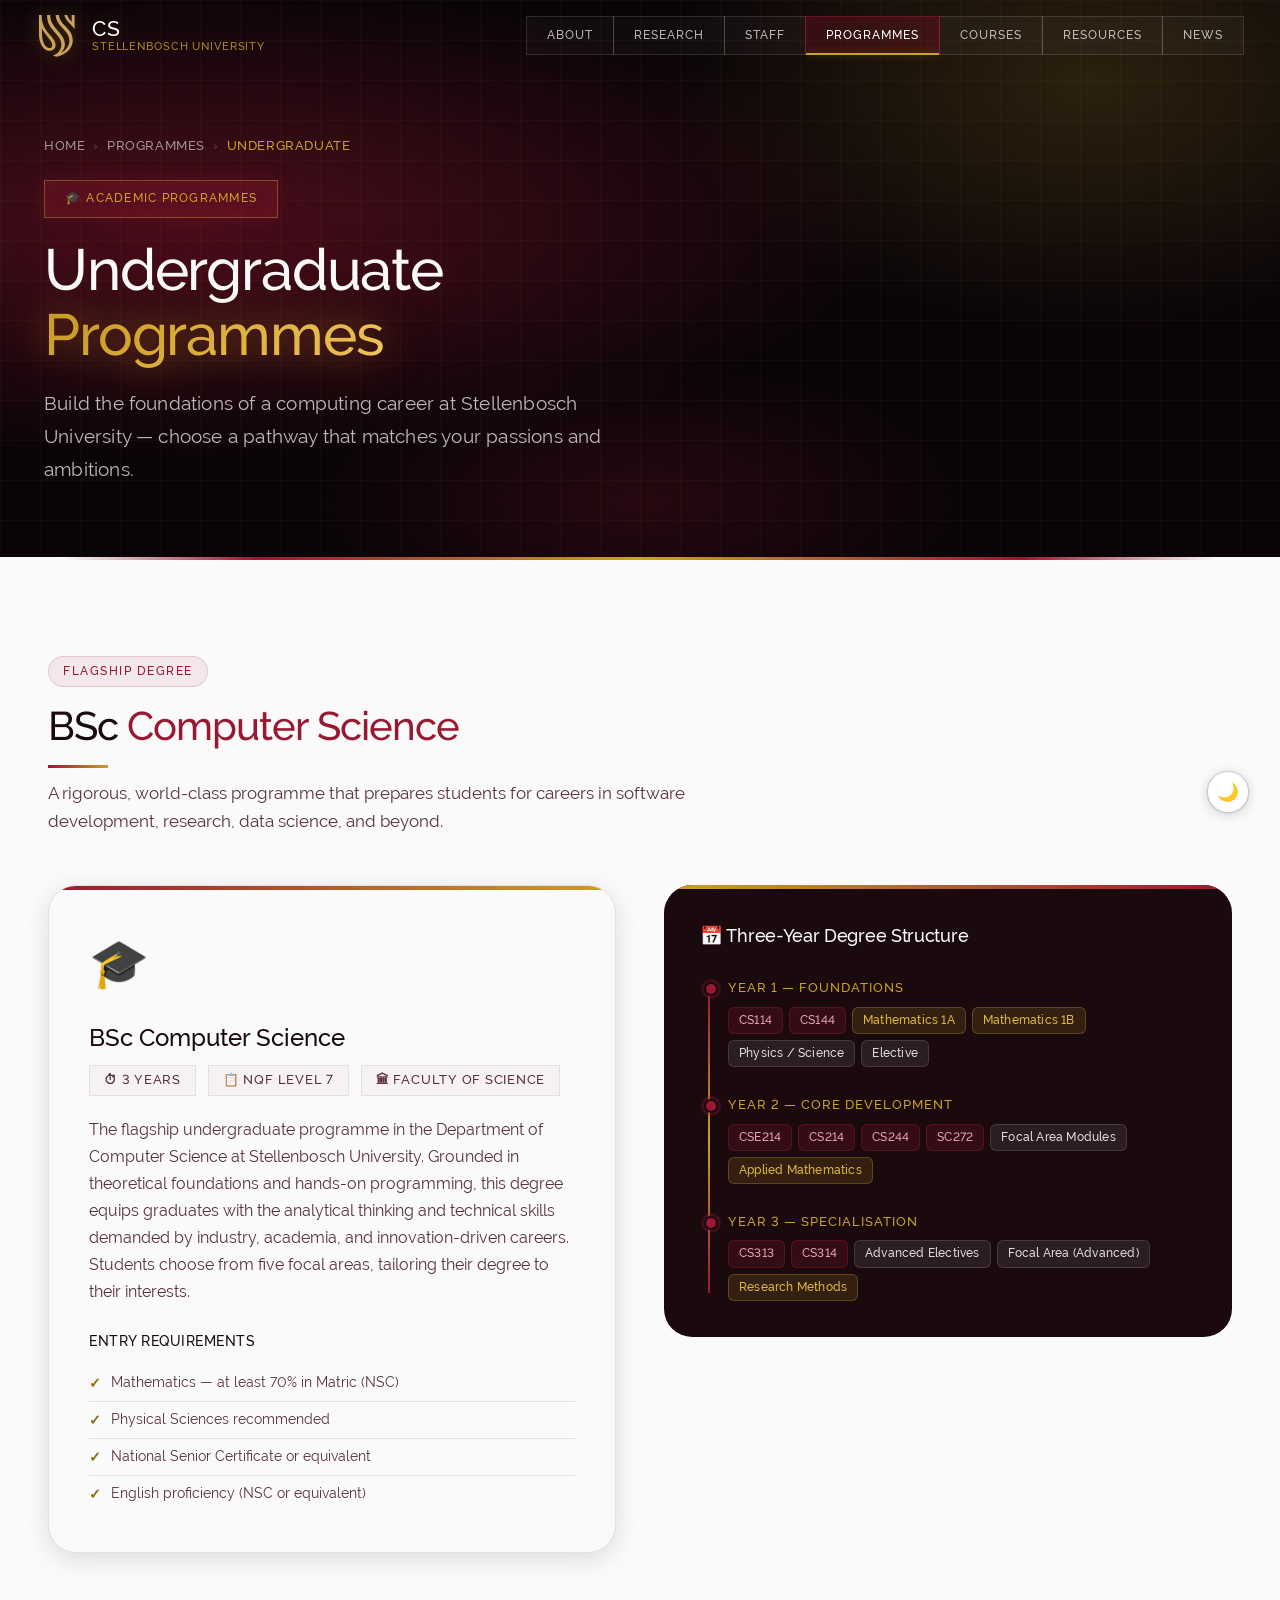
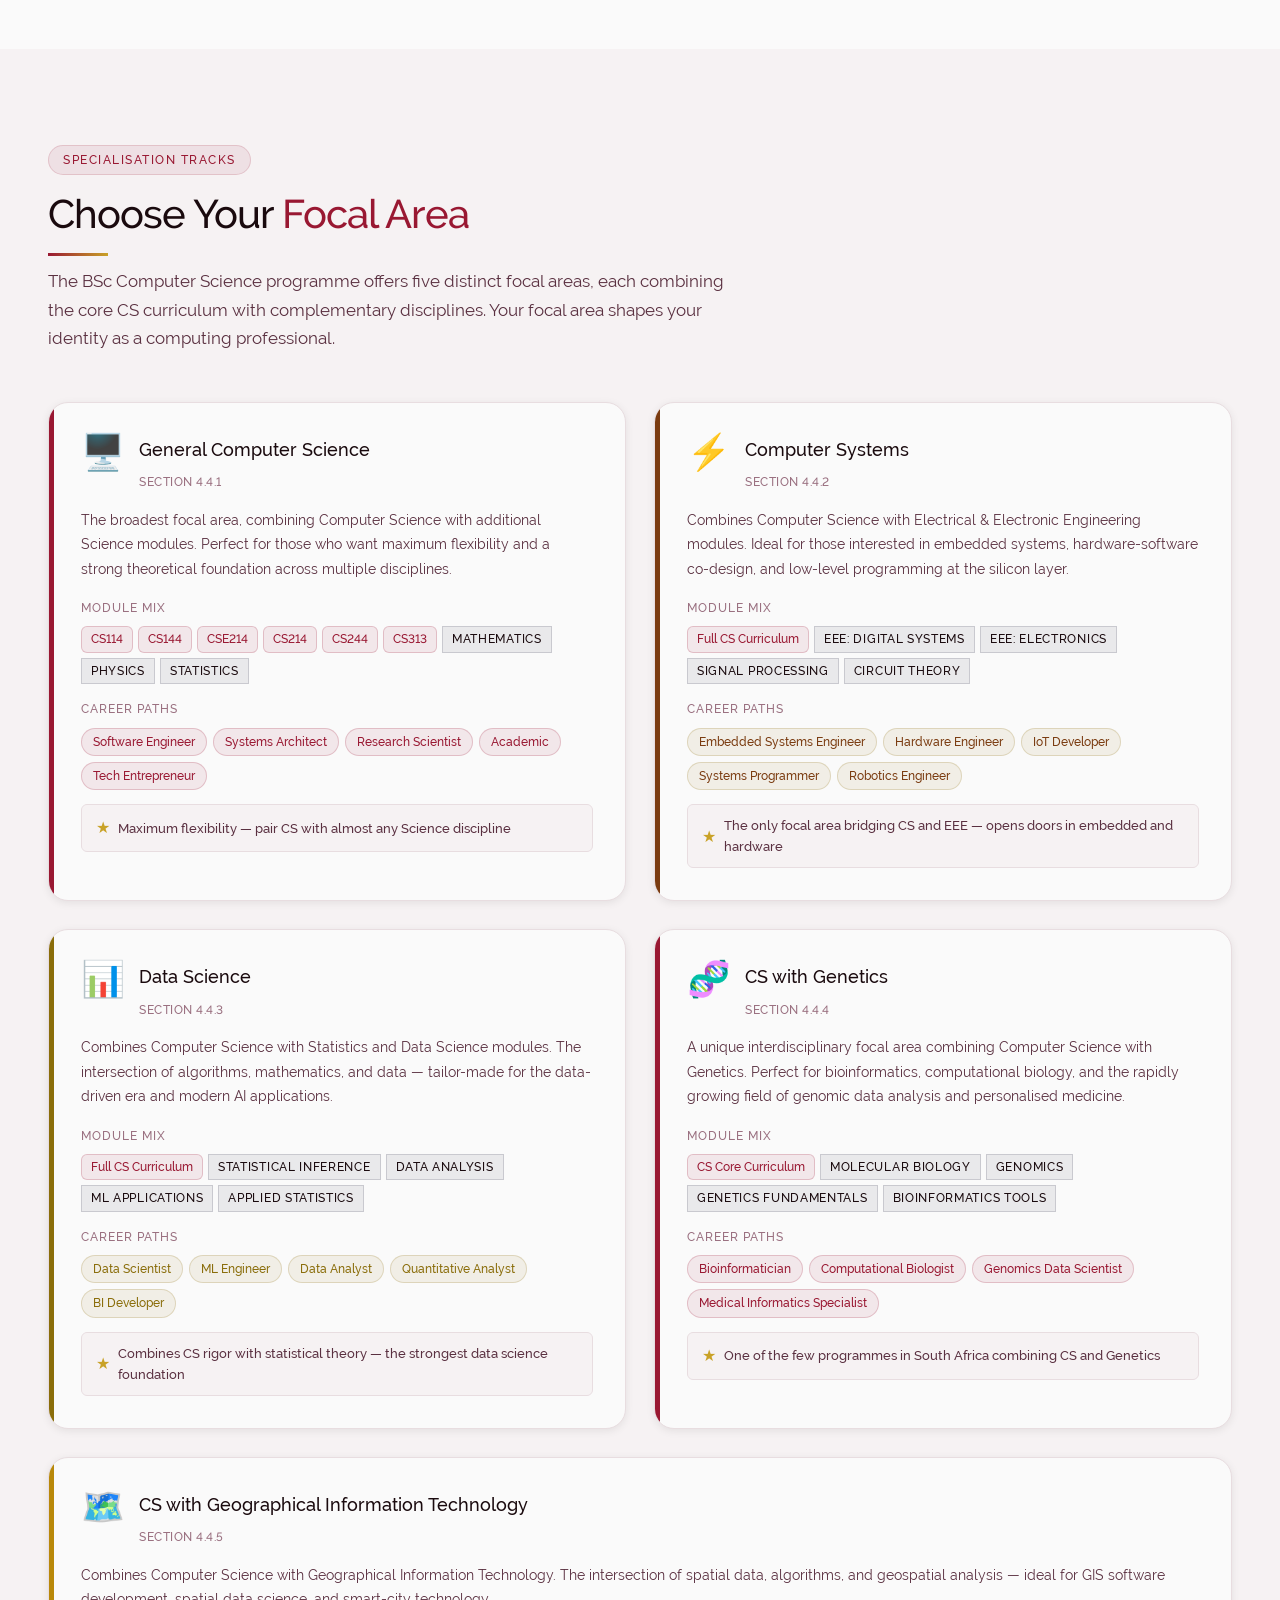
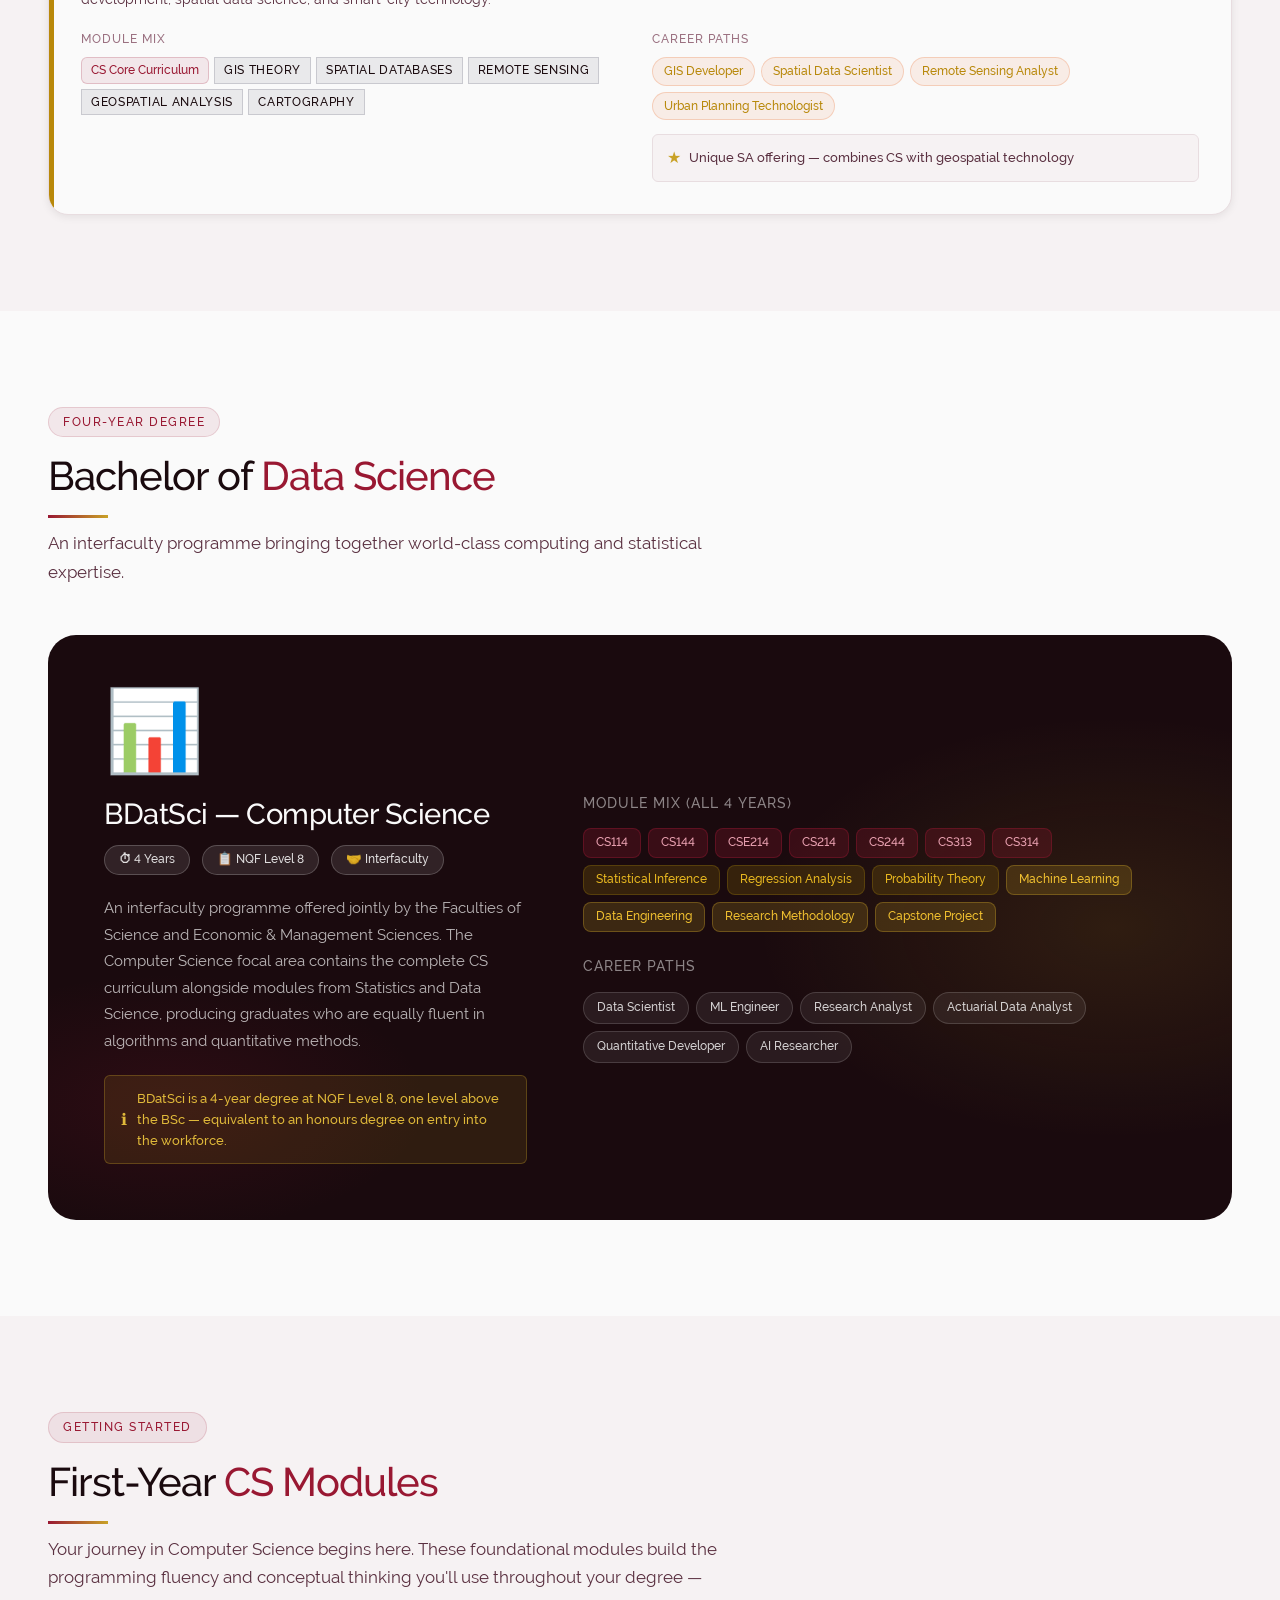
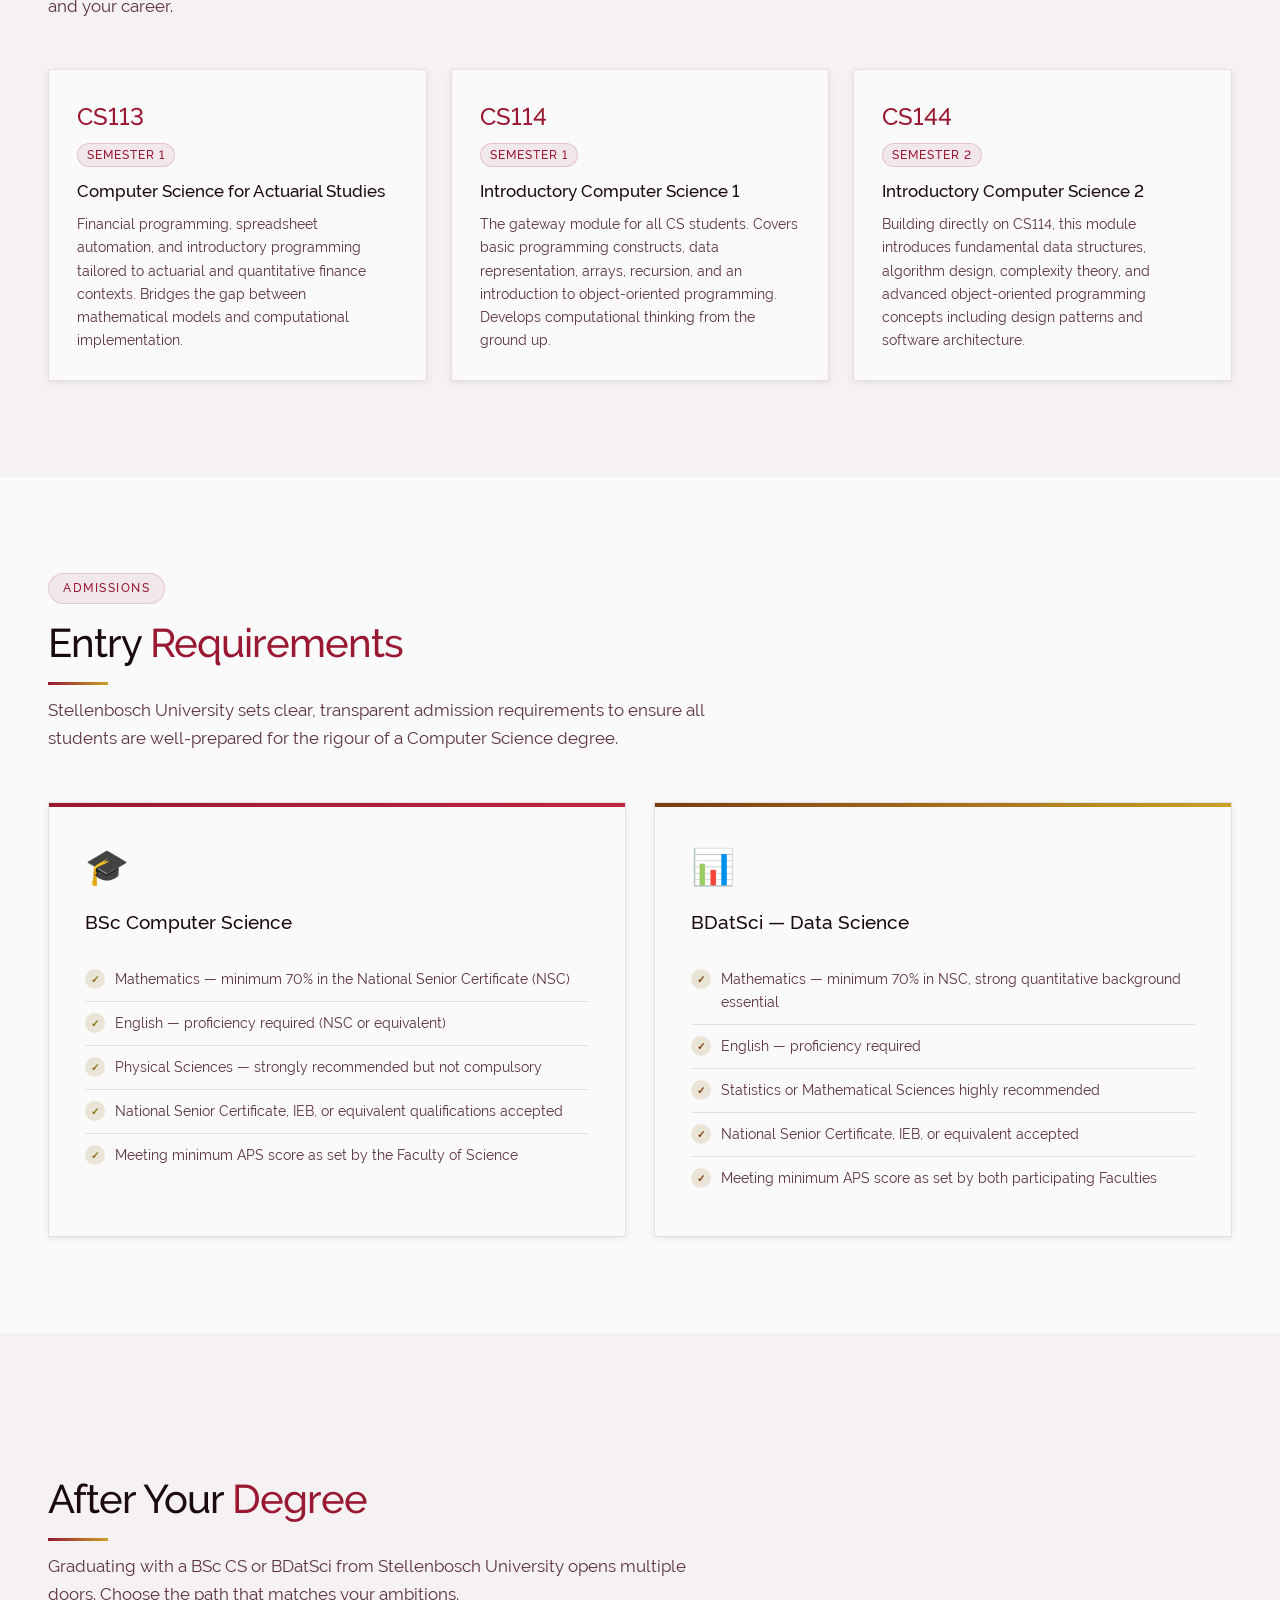
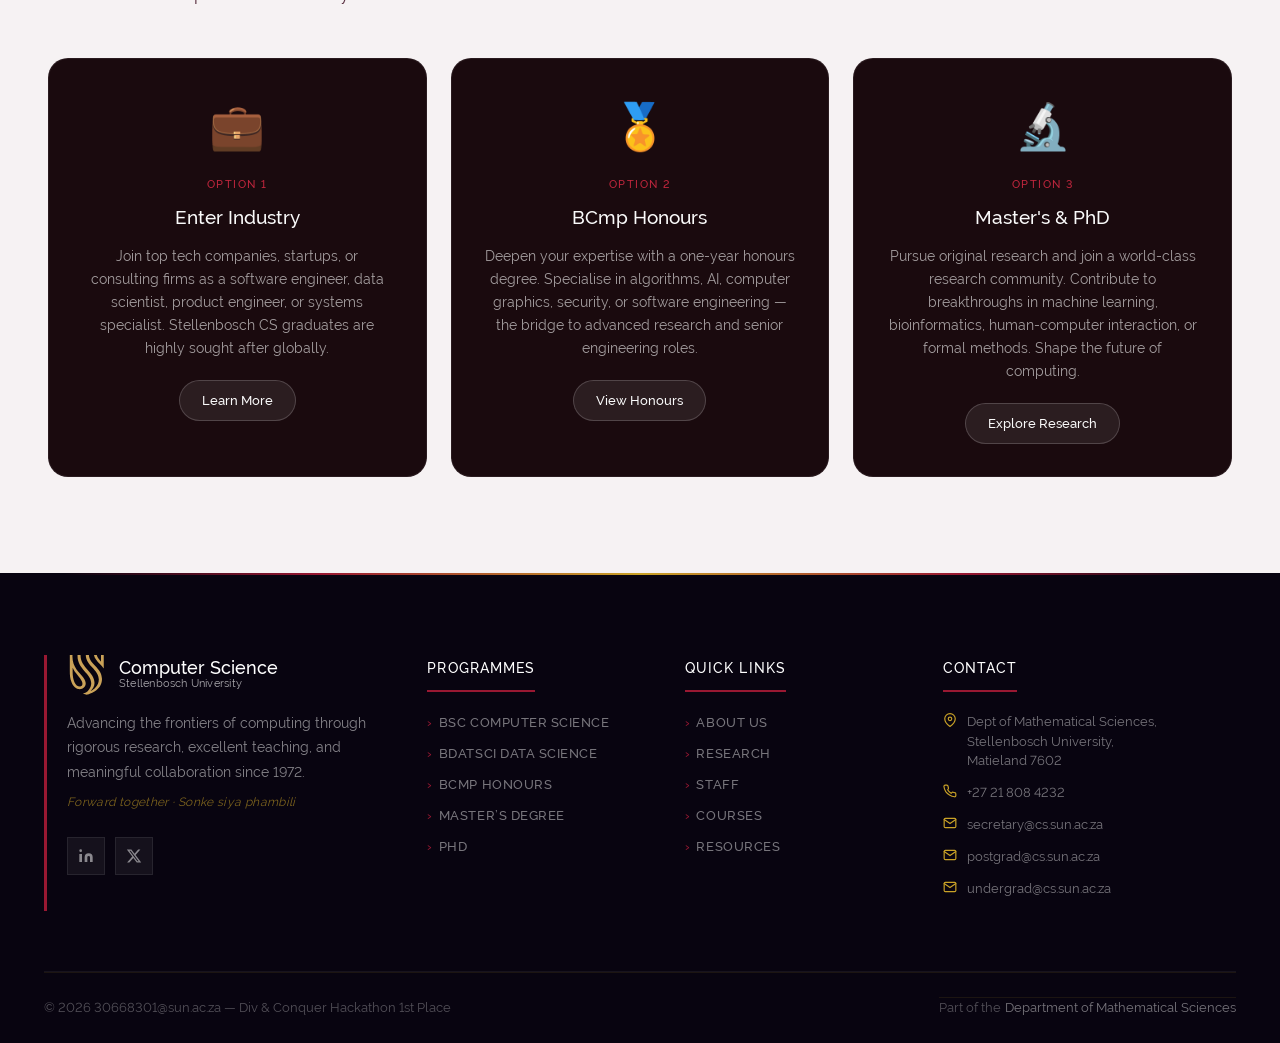
<file: undergraduate.html>
<!DOCTYPE html>
<html lang="en">
<head>
  <script>var t=localStorage.getItem("su-theme");if(t)document.documentElement.setAttribute("data-theme",t);</script>
  <meta charset="UTF-8" />
  <meta name="viewport" content="width=device-width, initial-scale=1.0" />
  <title>Undergraduate | Computer Science | Stellenbosch University</title>
  <meta name="description" content="BSc Computer Science and BDatSci Data Science undergraduate programmes at Stellenbosch University — curriculum, admission requirements, and career paths." />
  <link rel="icon" type="image/svg+xml" href="su-logo.svg" />
  <meta property="og:title" content="Undergraduate | Computer Science | Stellenbosch University" />
  <meta property="og:description" content="BSc Computer Science and BDatSci Data Science undergraduate programmes at Stellenbosch University — curriculum, admission requirements, and career paths." />
  <meta property="og:type" content="website" />
  <meta property="og:image" content="su-logo.svg" />
  <link rel="canonical" href="https://fibr0us.github.io/cs-su-website/undergraduate.html" />
  <link rel="preconnect" href="https://fonts.gstatic.com" crossorigin />
  <link rel="stylesheet" href="theme.css" />
  <style>
    /* ─── Page-specific tokens ────────────────────────────────────── */
    :root {
      --blue:       #7a3b10;
      --green:      #8a6d0a;
      --purple:     #991832;
      --orange:     #b8880a;
    }

    /* ─── Reset ────────────────────────────────────────────────── */
    *, *::before, *::after { box-sizing: border-box; margin: 0; padding: 0; }
    html { scroll-behavior: smooth; font-size: 16px; }
    body {
      font-family: var(--font-body);
      background: var(--light);
      color: var(--text-primary);
      overflow-x: hidden;
      line-height: 1.6;
    }
    img { max-width: 100%; display: block; }
    a { color: inherit; text-decoration: none; }
    ul { list-style: none; }

    /* ─── Scroll-animation base ────────────────────────────────── */
    .reveal {
      opacity: 0;
      transform: translateY(32px);
      transition: opacity .6s ease, transform .6s ease;
    }
    .reveal.visible {
      opacity: 1;
      transform: none;
    }
    .reveal-left  { opacity: 0; transform: translateX(-40px); transition: opacity .6s ease, transform .6s ease; }
    .reveal-right { opacity: 0; transform: translateX(40px);  transition: opacity .6s ease, transform .6s ease; }
    .reveal-left.visible, .reveal-right.visible { opacity: 1; transform: none; }
    .delay-1 { transition-delay: .1s !important; }
    .delay-2 { transition-delay: .2s !important; }
    .delay-3 { transition-delay: .3s !important; }
    .delay-4 { transition-delay: .4s !important; }
    .delay-5 { transition-delay: .5s !important; }

    /* ─── Hero / Page Header ───────────────────────────────────── */
    .page-hero {
      min-height: 52vh;
      background: var(--dark);
      position: relative;
      display: flex;
      align-items: center;
      overflow: hidden;
      padding-top: var(--su-nav-height, 72px);
    }
    .page-hero::before {
      content: '';
      position: absolute;
      inset: 0;
      background:
        radial-gradient(ellipse 70% 60% at 20% 50%, rgba(153,24,50,.35) 0%, transparent 60%),
        radial-gradient(ellipse 50% 40% at 80% 30%, rgba(201,162,39,.15) 0%, transparent 55%);
      pointer-events: none;
    }
    .hero-grid-overlay {
      position: absolute;
      inset: 0;
      background-image:
        linear-gradient(rgba(255,255,255,.03) 1px, transparent 1px),
        linear-gradient(90deg, rgba(255,255,255,.03) 1px, transparent 1px);
      background-size: 48px 48px;
      pointer-events: none;
    }
    .page-hero-inner {
      position: relative;
      z-index: 1;
      max-width: 1240px;
      margin: 0 auto;
      padding: 64px 24px 72px;
      width: 100%;
    }
    .breadcrumb {
      display: flex;
      align-items: center;
      gap: 8px;
      font-size: .8rem;
      color: rgba(255,255,255,.5);
      margin-bottom: 24px;
      text-transform: uppercase;
      letter-spacing: .6px;
      font-weight: 500;
    }
    .breadcrumb a { color: rgba(255,255,255,.6); transition: var(--transition); }
    .breadcrumb a:hover { color: var(--accent); }
    .breadcrumb .sep { color: rgba(255,255,255,.25); }
    .breadcrumb .current { color: var(--accent); }
    .page-hero h1 {
      font-family: var(--font-head);
      font-size: clamp(2.2rem, 5vw, 3.6rem);
      font-weight: 800;
      color: var(--light);
      line-height: 1.12;
      letter-spacing: -1.5px;
      margin-bottom: 20px;
    }
    .page-hero h1 em {
      font-style: normal;
      color: var(--accent);
    }
    .page-hero p {
      font-size: clamp(.95rem, 1.8vw, 1.2rem);
      color: rgba(255,255,255,.7);
      max-width: 600px;
      line-height: 1.7;
    }
    .hero-badge {
      display: inline-flex;
      align-items: center;
      gap: 8px;
      background: rgba(153,24,50,.25);
      border: 1px solid rgba(153,24,50,.5);
      color: #e85d75;
      font-size: .78rem;
      font-weight: 600;
      letter-spacing: .8px;
      text-transform: uppercase;
      padding: 6px 16px;
      border-radius: 999px;
      margin-bottom: 20px;
    }

    /* ─── Layout helpers ───────────────────────────────────────── */
    .section { padding: 96px 24px; }
    .section-alt { background: var(--surface-alt); }
    .container { max-width: 1240px; margin: 0 auto; }
    .section-heading {
      font-family: var(--font-head);
      font-size: clamp(1.7rem, 3.5vw, 2.5rem);
      font-weight: 800;
      color: var(--dark);
      letter-spacing: -1px;
      line-height: 1.15;
    }
    .section-heading span { color: var(--primary); }
    .section-subheading {
      font-size: 1.05rem;
      color: var(--text-secondary);
      margin-top: 12px;
      max-width: 680px;
      line-height: 1.7;
    }
    .section-label {
      display: inline-block;
      font-size: .72rem;
      font-weight: 700;
      letter-spacing: 1.5px;
      text-transform: uppercase;
      color: var(--primary);
      background: rgba(153,24,50,.08);
      padding: 5px 14px;
      border-radius: 999px;
      margin-bottom: 16px;
      border: 1px solid rgba(153,24,50,.15);
    }
    .two-col {
      display: grid;
      grid-template-columns: 1fr 1fr;
      gap: 48px;
      align-items: start;
    }

    /* ─── BSc Overview ─────────────────────────────────────────── */
    .prog-info-card {
      background: var(--light);
      border-radius: var(--radius-xl);
      padding: 40px;
      box-shadow: var(--shadow-md);
      border: 1px solid var(--border);
      position: relative;
      overflow: hidden;
    }
    .prog-info-card::before {
      content: '';
      position: absolute;
      top: 0; left: 0;
      width: 100%; height: 4px;
      background: linear-gradient(90deg, var(--primary), var(--accent));
    }
    .prog-icon {
      font-size: 3rem;
      margin-bottom: 16px;
      display: block;
    }
    .prog-name {
      font-family: var(--font-head);
      font-size: 1.5rem;
      font-weight: 800;
      color: var(--dark);
      margin-bottom: 8px;
    }
    .prog-meta {
      display: flex;
      gap: 12px;
      flex-wrap: wrap;
      margin-bottom: 20px;
    }
    .prog-meta-tag {
      display: inline-flex;
      align-items: center;
      gap: 6px;
      background: var(--surface-alt);
      border: 1px solid var(--border);
      border-radius: 999px;
      padding: 4px 14px;
      font-size: .8rem;
      font-weight: 600;
      color: var(--text-secondary);
    }
    .prog-desc {
      font-size: .97rem;
      color: var(--text-secondary);
      line-height: 1.75;
      margin-bottom: 24px;
    }
    .entry-req h3 {
      font-family: var(--font-head);
      font-size: .9rem;
      font-weight: 700;
      color: var(--dark);
      margin-bottom: 12px;
      text-transform: uppercase;
      letter-spacing: .5px;
    }
    .req-list li {
      display: flex;
      align-items: flex-start;
      gap: 10px;
      font-size: .9rem;
      color: var(--text-secondary);
      padding: 6px 0;
      border-bottom: 1px solid var(--border);
    }
    .req-list li:last-child { border-bottom: none; }
    .req-list li::before {
      content: '✓';
      color: var(--green);
      font-weight: 800;
      flex-shrink: 0;
      margin-top: 1px;
    }

    /* ─── Degree Timeline ──────────────────────────────────────── */
    .timeline-card {
      background: var(--dark);
      border-radius: var(--radius-xl);
      padding: 36px;
      position: relative;
      overflow: hidden;
    }
    .timeline-card::before {
      content: '';
      position: absolute;
      top: 0; left: 0;
      width: 100%; height: 4px;
      background: linear-gradient(90deg, var(--accent), var(--primary));
    }
    .timeline-card h3 {
      font-family: var(--font-head);
      font-size: 1.15rem;
      font-weight: 700;
      color: var(--light);
      margin-bottom: 28px;
      letter-spacing: -.3px;
    }
    .timeline {
      position: relative;
      padding-left: 28px;
    }
    .timeline::before {
      content: '';
      position: absolute;
      left: 8px; top: 8px; bottom: 8px;
      width: 2px;
      background: linear-gradient(to bottom, var(--primary), var(--accent), var(--primary));
    }
    .timeline-year {
      position: relative;
      margin-bottom: 28px;
    }
    .timeline-year:last-child { margin-bottom: 0; }
    .timeline-dot {
      position: absolute;
      left: -24px;
      top: 4px;
      width: 14px;
      height: 14px;
      border-radius: 50%;
      background: var(--primary);
      border: 2px solid var(--dark);
      box-shadow: 0 0 0 3px rgba(153,24,50,.3);
    }
    .timeline-year-label {
      font-family: var(--font-head);
      font-size: .8rem;
      font-weight: 700;
      color: var(--accent);
      text-transform: uppercase;
      letter-spacing: 1px;
      margin-bottom: 8px;
    }
    .timeline-modules {
      display: flex;
      flex-wrap: wrap;
      gap: 6px;
    }
    .mod-chip {
      display: inline-block;
      background: rgba(255,255,255,.08);
      border: 1px solid rgba(255,255,255,.12);
      color: rgba(255,255,255,.85);
      font-size: .75rem;
      font-weight: 600;
      padding: 3px 10px;
      border-radius: 6px;
      letter-spacing: .2px;
    }
    .mod-chip.core {
      background: rgba(153,24,50,.2);
      border-color: rgba(153,24,50,.4);
      color: #e8a0b0;
    }
    .mod-chip.math {
      background: rgba(201,162,39,.15);
      border-color: rgba(201,162,39,.3);
      color: var(--accent-light);
    }

    /* ─── Focal Areas ──────────────────────────────────────────── */
    .focal-grid {
      display: grid;
      grid-template-columns: 1fr 1fr;
      gap: 28px;
    }
    .focal-card {
      background: var(--light);
      border-radius: var(--radius-lg);
      padding: 32px;
      border: 1px solid var(--border);
      box-shadow: var(--shadow-sm);
      position: relative;
      overflow: hidden;
      transition: var(--transition);
    }
    .focal-card:hover {
      transform: translateY(-4px);
      box-shadow: var(--shadow-lg);
    }
    .focal-card::before {
      content: '';
      position: absolute;
      left: 0; top: 0; bottom: 0;
      width: 5px;
      border-radius: 5px 0 0 5px;
    }
    .focal-card.red::before    { background: var(--primary); }
    .focal-card.blue::before   { background: var(--blue); }
    .focal-card.green::before  { background: var(--green); }
    .focal-card.purple::before { background: var(--purple); }
    .focal-card.orange::before { background: var(--orange); }

    .focal-card-wide {
      grid-column: 1 / -1;
    }
    .focal-top {
      display: flex;
      align-items: flex-start;
      gap: 14px;
      margin-bottom: 14px;
    }
    .focal-icon {
      font-size: 2.2rem;
      flex-shrink: 0;
      line-height: 1;
    }
    .focal-header h3 {
      font-family: var(--font-head);
      font-size: 1.15rem;
      font-weight: 800;
      color: var(--dark);
      margin-bottom: 4px;
    }
    .focal-section-ref {
      font-size: .72rem;
      font-weight: 600;
      color: var(--text-muted);
      letter-spacing: .5px;
      text-transform: uppercase;
    }
    .focal-desc {
      font-size: .9rem;
      color: var(--text-secondary);
      line-height: 1.7;
      margin-bottom: 18px;
    }
    .focal-modules h4 {
      font-size: .75rem;
      font-weight: 700;
      text-transform: uppercase;
      letter-spacing: 1px;
      color: var(--text-muted);
      margin-bottom: 8px;
    }
    .module-tags {
      display: flex;
      flex-wrap: wrap;
      gap: 5px;
      margin-bottom: 16px;
    }
    .mtag {
      font-size: .72rem;
      font-weight: 600;
      padding: 3px 9px;
      border-radius: 6px;
    }
    .mtag-cs {
      background: rgba(153,24,50,.08);
      color: var(--primary);
      border: 1px solid rgba(153,24,50,.2);
    }
    .mtag-ext {
      background: rgba(26,26,46,.07);
      color: var(--dark);
      border: 1px solid rgba(26,26,46,.15);
    }
    .career-paths {
      display: flex;
      flex-wrap: wrap;
      gap: 6px;
      margin-bottom: 14px;
    }
    .career-chip {
      font-size: .72rem;
      font-weight: 600;
      padding: 4px 11px;
      border-radius: 999px;
    }
    .red    .career-chip { background: rgba(153,24,50,.08);   color: var(--primary); border: 1px solid rgba(153,24,50,.2); }
    .blue   .career-chip { background: rgba(138,109,10,.08); color: var(--blue);   border: 1px solid rgba(138,109,10,.2); }
    .green  .career-chip { background: rgba(138,109,10,.08);  color: var(--green);  border: 1px solid rgba(138,109,10,.2); }
    .purple .career-chip { background: rgba(153,24,50,.08); color: var(--purple); border: 1px solid rgba(153,24,50,.2); }
    .orange .career-chip { background: rgba(230,81,0,.08);   color: var(--orange); border: 1px solid rgba(230,81,0,.2); }

    .unique-combo {
      display: flex;
      align-items: center;
      gap: 8px;
      background: var(--surface-alt);
      border-radius: var(--radius-sm);
      padding: 10px 14px;
      font-size: .82rem;
      font-weight: 500;
      color: var(--text-secondary);
      border: 1px solid var(--border);
    }
    .unique-combo::before { content: '★'; color: var(--accent); font-size: 1rem; }

    /* ─── BDatSci Section ──────────────────────────────────────── */
    .bdatsci-card {
      background: var(--dark);
      border-radius: var(--radius-xl);
      padding: 56px;
      position: relative;
      overflow: hidden;
      color: var(--light);
    }
    .bdatsci-card::before {
      content: '';
      position: absolute;
      inset: 0;
      background:
        radial-gradient(ellipse 50% 60% at 90% 50%, rgba(201,162,39,.12) 0%, transparent 60%),
        radial-gradient(ellipse 40% 40% at 10% 80%, rgba(153,24,50,.15) 0%, transparent 55%);
      pointer-events: none;
    }
    .bdatsci-inner {
      position: relative;
      z-index: 1;
      display: grid;
      grid-template-columns: 1fr 1.4fr;
      gap: 56px;
      align-items: center;
    }
    .bdatsci-left {}
    .bdatsci-big-icon {
      font-size: 5rem;
      line-height: 1;
      margin-bottom: 20px;
      display: block;
    }
    .bdatsci-name {
      font-family: var(--font-head);
      font-size: 1.8rem;
      font-weight: 800;
      color: var(--light);
      margin-bottom: 8px;
      letter-spacing: -.5px;
    }
    .bdatsci-meta { display: flex; gap: 12px; flex-wrap: wrap; margin-bottom: 20px; }
    .bdatsci-tag {
      display: inline-flex;
      align-items: center;
      background: rgba(255,255,255,.1);
      border: 1px solid rgba(255,255,255,.2);
      color: rgba(255,255,255,.85);
      font-size: .78rem;
      font-weight: 600;
      padding: 4px 14px;
      border-radius: 999px;
    }
    .bdatsci-desc {
      font-size: .95rem;
      color: rgba(255,255,255,.7);
      line-height: 1.75;
      margin-bottom: 20px;
    }
    .bdatsci-note {
      display: flex;
      align-items: center;
      gap: 10px;
      background: rgba(201,162,39,.12);
      border: 1px solid rgba(201,162,39,.3);
      border-radius: var(--radius-sm);
      padding: 12px 16px;
      font-size: .83rem;
      font-weight: 500;
      color: var(--accent-light);
    }
    .bdatsci-note::before { content: 'ℹ'; font-size: 1rem; flex-shrink: 0; }
    .bdatsci-right {}
    .bdatsci-right h3 {
      font-family: var(--font-head);
      font-size: .85rem;
      font-weight: 700;
      color: rgba(255,255,255,.5);
      text-transform: uppercase;
      letter-spacing: 1px;
      margin-bottom: 14px;
    }
    .bdatsci-modules {
      display: flex;
      flex-wrap: wrap;
      gap: 7px;
      margin-bottom: 24px;
    }
    .bdatsci-mod {
      font-size: .78rem;
      font-weight: 600;
      padding: 4px 12px;
      border-radius: 8px;
    }
    .bdatsci-mod.cs   { background: rgba(153,24,50,.25);   color: #e8a0b0; border: 1px solid rgba(153,24,50,.4); }
    .bdatsci-mod.stat { background: rgba(138,109,10,.25); color: #e8b820; border: 1px solid rgba(138,109,10,.4); }
    .bdatsci-mod.ds   { background: rgba(201,162,39,.2);  color: #f0c030; border: 1px solid rgba(201,162,39,.35); }
    .bdatsci-careers {
      display: flex;
      flex-wrap: wrap;
      gap: 7px;
    }
    .bdatsci-career {
      font-size: .78rem;
      font-weight: 600;
      padding: 5px 13px;
      border-radius: 999px;
      background: rgba(255,255,255,.07);
      border: 1px solid rgba(255,255,255,.15);
      color: rgba(255,255,255,.8);
    }

    /* ─── First Year Module Cards ──────────────────────────────── */
    .modules-grid {
      display: grid;
      grid-template-columns: repeat(3, 1fr);
      gap: 24px;
    }
    .module-card {
      background: var(--light);
      border-radius: var(--radius-lg);
      padding: 28px;
      border: 1px solid var(--border);
      box-shadow: var(--shadow-sm);
      transition: var(--transition);
      position: relative;
      overflow: hidden;
    }
    .module-card:hover {
      transform: translateY(-4px);
      box-shadow: var(--shadow-md);
      border-color: var(--primary);
    }
    .module-card::after {
      content: '';
      position: absolute;
      bottom: 0; left: 0; right: 0;
      height: 3px;
      background: linear-gradient(90deg, var(--primary), var(--accent));
      transform: scaleX(0);
      transition: var(--transition);
      transform-origin: left;
    }
    .module-card:hover::after { transform: scaleX(1); }
    .module-code {
      font-family: var(--font-head);
      font-size: 1.5rem;
      font-weight: 800;
      color: var(--primary);
      margin-bottom: 4px;
    }
    .module-sem {
      font-size: .72rem;
      font-weight: 700;
      text-transform: uppercase;
      letter-spacing: 1px;
      color: var(--primary);
      background: rgba(153,24,50,.08);
      border: 1px solid rgba(153,24,50,.18);
      padding: 2px 9px;
      border-radius: 999px;
      display: inline-block;
      margin-bottom: 14px;
    }
    .module-name {
      font-family: var(--font-head);
      font-size: 1.05rem;
      font-weight: 700;
      color: var(--dark);
      margin-bottom: 10px;
      line-height: 1.3;
    }
    .module-desc {
      font-size: .88rem;
      color: var(--text-secondary);
      line-height: 1.65;
    }

    /* ─── Entry Requirements ───────────────────────────────────── */
    .req-grid {
      display: grid;
      grid-template-columns: 1fr 1fr;
      gap: 28px;
    }
    .req-card {
      background: var(--light);
      border-radius: var(--radius-lg);
      padding: 36px;
      border: 1px solid var(--border);
      box-shadow: var(--shadow-sm);
      position: relative;
      overflow: hidden;
    }
    .req-card::before {
      content: '';
      position: absolute;
      top: 0; left: 0;
      width: 100%; height: 4px;
    }
    .req-card:nth-child(1)::before {
      background: linear-gradient(90deg, var(--primary), var(--primary-light));
    }
    .req-card:nth-child(2)::before {
      background: linear-gradient(90deg, var(--blue), #c9a227);
    }
    .req-card-icon { font-size: 2.2rem; margin-bottom: 12px; display: block; }
    .req-card h3 {
      font-family: var(--font-head);
      font-size: 1.2rem;
      font-weight: 800;
      color: var(--dark);
      margin-bottom: 20px;
    }
    .req-item {
      display: flex;
      align-items: flex-start;
      gap: 10px;
      padding: 10px 0;
      border-bottom: 1px solid var(--border);
      font-size: .9rem;
      color: var(--text-secondary);
    }
    .req-item:last-child { border-bottom: none; }
    .req-item-check {
      width: 20px;
      height: 20px;
      border-radius: 50%;
      display: flex;
      align-items: center;
      justify-content: center;
      font-size: .65rem;
      font-weight: 900;
      flex-shrink: 0;
      margin-top: 1px;
    }
    .req-item-check.green { background: rgba(138,109,10,.15); color: var(--green); }
    .req-item-check.blue  { background: rgba(138,109,10,.15); color: var(--blue); }

    /* ─── After Undergraduate Section ─────────────────────────── */
    .next-grid {
      display: grid;
      grid-template-columns: repeat(3, 1fr);
      gap: 24px;
    }
    .next-card {
      background: var(--dark);
      border-radius: var(--radius-lg);
      padding: 32px;
      text-align: center;
      position: relative;
      overflow: hidden;
      transition: var(--transition);
      border: 1px solid rgba(255,255,255,.07);
    }
    .next-card:hover {
      transform: translateY(-6px);
      box-shadow: var(--shadow-lg);
      border-color: rgba(153,24,50,.4);
    }
    .next-card::before {
      content: '';
      position: absolute;
      inset: 0;
      background: radial-gradient(circle at 50% 0%, rgba(153,24,50,.2), transparent 60%);
      opacity: 0;
      transition: var(--transition);
    }
    .next-card:hover::before { opacity: 1; }
    .next-icon {
      font-size: 2.8rem;
      display: block;
      margin-bottom: 14px;
      position: relative;
      z-index: 1;
    }
    .next-step-num {
      font-size: .7rem;
      font-weight: 700;
      text-transform: uppercase;
      letter-spacing: 1.5px;
      color: var(--primary-light);
      margin-bottom: 8px;
      position: relative;
      z-index: 1;
    }
    .next-card h3 {
      font-family: var(--font-head);
      font-size: 1.2rem;
      font-weight: 800;
      color: var(--light);
      margin-bottom: 12px;
      position: relative;
      z-index: 1;
    }
    .next-card p {
      font-size: .87rem;
      color: rgba(255,255,255,.6);
      line-height: 1.65;
      margin-bottom: 20px;
      position: relative;
      z-index: 1;
    }
    .next-card a.btn {
      display: inline-block;
      padding: 9px 22px;
      background: rgba(255,255,255,.08);
      border: 1px solid rgba(255,255,255,.18);
      color: var(--light);
      border-radius: 999px;
      font-size: .82rem;
      font-weight: 600;
      transition: var(--transition);
      position: relative;
      z-index: 1;
    }
    .next-card a.btn:hover {
      background: var(--primary);
      border-color: var(--primary);
    }


    /* ─── Responsive ───────────────────────────────────────────── */
    @media (max-width: 1024px) {
      .focal-grid { grid-template-columns: 1fr; }
      .focal-card-wide { grid-column: auto; }
      .bdatsci-inner { grid-template-columns: 1fr; gap: 32px; }
    }
    @media (max-width: 768px) {
      .section { padding: 64px 20px; }
      .two-col { grid-template-columns: 1fr; gap: 28px; }
      .modules-grid { grid-template-columns: 1fr; }
      .req-grid { grid-template-columns: 1fr; }
      .next-grid { grid-template-columns: 1fr; }
      .bdatsci-card { padding: 32px 24px; }
    }
    @media (max-width: 480px) {
      .prog-info-card { padding: 28px 22px; }
      .timeline-card { padding: 24px 20px; }
      .focal-card { padding: 22px 18px; }
    }
  </style>
</head>
<body>
<a href="#main-content" class="skip-to-content">Skip to main content</a>

<!-- ── NAVIGATION (Web Component) ── -->
<script src="components.js"></script>
<su-nav></su-nav>

<!-- ─── Page Hero ────────────────────────────────────────────────── -->
<header class="page-hero" id="main-content">
  <div class="hero-grid-overlay"></div>
  <div class="page-hero-inner">
    <div class="breadcrumb reveal">
      <a href="index.html">Home</a>
      <span class="sep">›</span>
      <a href="programmes.html">Programmes</a>
      <span class="sep">›</span>
      <span class="current">Undergraduate</span>
    </div>
    <div class="hero-badge reveal delay-1">🎓 Academic Programmes</div>
    <h1 class="reveal delay-2">Undergraduate<br /><em>Programmes</em></h1>
    <p class="reveal delay-3">Build the foundations of a computing career at Stellenbosch University — choose a pathway that matches your passions and ambitions.</p>
  </div>
</header>

<!-- ─── Section 1: BSc CS Overview ──────────────────────────────── -->
<section class="section" id="bsc-overview">
  <div class="container">
    <div class="section-label reveal">Flagship Degree</div>
    <h2 class="section-heading reveal delay-1">BSc <span>Computer Science</span></h2>
    <p class="section-subheading reveal delay-2">A rigorous, world-class programme that prepares students for careers in software development, research, data science, and beyond.</p>

    <div class="two-col" style="margin-top: 48px;">
      <!-- Left: Programme Info Card -->
      <div class="reveal-left">
        <div class="prog-info-card">
          <span class="prog-icon">🎓</span>
          <div class="prog-name">BSc Computer Science</div>
          <div class="prog-meta">
            <span class="prog-meta-tag">⏱ 3 Years</span>
            <span class="prog-meta-tag">📋 NQF Level 7</span>
            <span class="prog-meta-tag">🏛 Faculty of Science</span>
          </div>
          <p class="prog-desc">
            The flagship undergraduate programme in the Department of Computer Science at Stellenbosch University. Grounded in theoretical foundations and hands-on programming, this degree equips graduates with the analytical thinking and technical skills demanded by industry, academia, and innovation-driven careers. Students choose from five focal areas, tailoring their degree to their interests.
          </p>
          <div class="entry-req">
            <h3>Entry Requirements</h3>
            <ul class="req-list">
              <li>Mathematics — at least 70% in Matric (NSC)</li>
              <li>Physical Sciences recommended</li>
              <li>National Senior Certificate or equivalent</li>
              <li>English proficiency (NSC or equivalent)</li>
            </ul>
          </div>
        </div>
      </div>

      <!-- Right: Degree Timeline -->
      <div class="reveal-right">
        <div class="timeline-card">
          <h3>📅 Three-Year Degree Structure</h3>
          <div class="timeline">

            <div class="timeline-year">
              <div class="timeline-dot"></div>
              <div class="timeline-year-label">Year 1 — Foundations</div>
              <div class="timeline-modules">
                <span class="mod-chip core">CS114</span>
                <span class="mod-chip core">CS144</span>
                <span class="mod-chip math">Mathematics 1A</span>
                <span class="mod-chip math">Mathematics 1B</span>
                <span class="mod-chip">Physics / Science</span>
                <span class="mod-chip">Elective</span>
              </div>
            </div>

            <div class="timeline-year">
              <div class="timeline-dot"></div>
              <div class="timeline-year-label">Year 2 — Core Development</div>
              <div class="timeline-modules">
                <span class="mod-chip core">CSE214</span>
                <span class="mod-chip core">CS214</span>
                <span class="mod-chip core">CS244</span>
                <span class="mod-chip core">SC272</span>
                <span class="mod-chip">Focal Area Modules</span>
                <span class="mod-chip math">Applied Mathematics</span>
              </div>
            </div>

            <div class="timeline-year">
              <div class="timeline-dot"></div>
              <div class="timeline-year-label">Year 3 — Specialisation</div>
              <div class="timeline-modules">
                <span class="mod-chip core">CS313</span>
                <span class="mod-chip core">CS314</span>
                <span class="mod-chip">Advanced Electives</span>
                <span class="mod-chip">Focal Area (Advanced)</span>
                <span class="mod-chip math">Research Methods</span>
              </div>
            </div>

          </div>
        </div>
      </div>
    </div>
  </div>
</section>

<!-- ─── Section 2: Focal Areas ───────────────────────────────────── -->
<section class="section section-alt" id="focal-areas">
  <div class="container">
    <div class="section-label reveal">Specialisation Tracks</div>
    <h2 class="section-heading reveal delay-1">Choose Your <span>Focal Area</span></h2>
    <p class="section-subheading reveal delay-2">The BSc Computer Science programme offers five distinct focal areas, each combining the core CS curriculum with complementary disciplines. Your focal area shapes your identity as a computing professional.</p>

    <div class="focal-grid" style="margin-top: 48px;">

      <!-- Focal Area 1: General CS -->
      <div class="focal-card red reveal delay-1">
        <div class="focal-top">
          <span class="focal-icon">🖥️</span>
          <div class="focal-header">
            <h3>General Computer Science</h3>
            <span class="focal-section-ref">Section 4.4.1</span>
          </div>
        </div>
        <p class="focal-desc">
          The broadest focal area, combining Computer Science with additional Science modules. Perfect for those who want maximum flexibility and a strong theoretical foundation across multiple disciplines.
        </p>
        <div class="focal-modules">
          <h4>Module Mix</h4>
          <div class="module-tags">
            <span class="mtag mtag-cs">CS114</span>
            <span class="mtag mtag-cs">CS144</span>
            <span class="mtag mtag-cs">CSE214</span>
            <span class="mtag mtag-cs">CS214</span>
            <span class="mtag mtag-cs">CS244</span>
            <span class="mtag mtag-cs">CS313</span>
            <span class="mtag mtag-ext">Mathematics</span>
            <span class="mtag mtag-ext">Physics</span>
            <span class="mtag mtag-ext">Statistics</span>
          </div>
        </div>
        <h4 style="font-size:.75rem;font-weight:700;text-transform:uppercase;letter-spacing:1px;color:var(--text-muted);margin-bottom:8px;">Career Paths</h4>
        <div class="career-paths">
          <span class="career-chip">Software Engineer</span>
          <span class="career-chip">Systems Architect</span>
          <span class="career-chip">Research Scientist</span>
          <span class="career-chip">Academic</span>
          <span class="career-chip">Tech Entrepreneur</span>
        </div>
        <div class="unique-combo">Maximum flexibility — pair CS with almost any Science discipline</div>
      </div>

      <!-- Focal Area 2: Computer Systems -->
      <div class="focal-card blue reveal delay-2">
        <div class="focal-top">
          <span class="focal-icon">⚡</span>
          <div class="focal-header">
            <h3>Computer Systems</h3>
            <span class="focal-section-ref">Section 4.4.2</span>
          </div>
        </div>
        <p class="focal-desc">
          Combines Computer Science with Electrical &amp; Electronic Engineering modules. Ideal for those interested in embedded systems, hardware-software co-design, and low-level programming at the silicon layer.
        </p>
        <div class="focal-modules">
          <h4>Module Mix</h4>
          <div class="module-tags">
            <span class="mtag mtag-cs">Full CS Curriculum</span>
            <span class="mtag mtag-ext">EEE: Digital Systems</span>
            <span class="mtag mtag-ext">EEE: Electronics</span>
            <span class="mtag mtag-ext">Signal Processing</span>
            <span class="mtag mtag-ext">Circuit Theory</span>
          </div>
        </div>
        <h4 style="font-size:.75rem;font-weight:700;text-transform:uppercase;letter-spacing:1px;color:var(--text-muted);margin-bottom:8px;">Career Paths</h4>
        <div class="career-paths">
          <span class="career-chip">Embedded Systems Engineer</span>
          <span class="career-chip">Hardware Engineer</span>
          <span class="career-chip">IoT Developer</span>
          <span class="career-chip">Systems Programmer</span>
          <span class="career-chip">Robotics Engineer</span>
        </div>
        <div class="unique-combo">The only focal area bridging CS and EEE — opens doors in embedded and hardware</div>
      </div>

      <!-- Focal Area 3: Data Science -->
      <div class="focal-card green reveal delay-3">
        <div class="focal-top">
          <span class="focal-icon">📊</span>
          <div class="focal-header">
            <h3>Data Science</h3>
            <span class="focal-section-ref">Section 4.4.3</span>
          </div>
        </div>
        <p class="focal-desc">
          Combines Computer Science with Statistics and Data Science modules. The intersection of algorithms, mathematics, and data — tailor-made for the data-driven era and modern AI applications.
        </p>
        <div class="focal-modules">
          <h4>Module Mix</h4>
          <div class="module-tags">
            <span class="mtag mtag-cs">Full CS Curriculum</span>
            <span class="mtag mtag-ext">Statistical Inference</span>
            <span class="mtag mtag-ext">Data Analysis</span>
            <span class="mtag mtag-ext">ML Applications</span>
            <span class="mtag mtag-ext">Applied Statistics</span>
          </div>
        </div>
        <h4 style="font-size:.75rem;font-weight:700;text-transform:uppercase;letter-spacing:1px;color:var(--text-muted);margin-bottom:8px;">Career Paths</h4>
        <div class="career-paths">
          <span class="career-chip">Data Scientist</span>
          <span class="career-chip">ML Engineer</span>
          <span class="career-chip">Data Analyst</span>
          <span class="career-chip">Quantitative Analyst</span>
          <span class="career-chip">BI Developer</span>
        </div>
        <div class="unique-combo">Combines CS rigor with statistical theory — the strongest data science foundation</div>
      </div>

      <!-- Focal Area 4: CS with Genetics -->
      <div class="focal-card purple reveal delay-4">
        <div class="focal-top">
          <span class="focal-icon">🧬</span>
          <div class="focal-header">
            <h3>CS with Genetics</h3>
            <span class="focal-section-ref">Section 4.4.4</span>
          </div>
        </div>
        <p class="focal-desc">
          A unique interdisciplinary focal area combining Computer Science with Genetics. Perfect for bioinformatics, computational biology, and the rapidly growing field of genomic data analysis and personalised medicine.
        </p>
        <div class="focal-modules">
          <h4>Module Mix</h4>
          <div class="module-tags">
            <span class="mtag mtag-cs">CS Core Curriculum</span>
            <span class="mtag mtag-ext">Molecular Biology</span>
            <span class="mtag mtag-ext">Genomics</span>
            <span class="mtag mtag-ext">Genetics Fundamentals</span>
            <span class="mtag mtag-ext">Bioinformatics Tools</span>
          </div>
        </div>
        <h4 style="font-size:.75rem;font-weight:700;text-transform:uppercase;letter-spacing:1px;color:var(--text-muted);margin-bottom:8px;">Career Paths</h4>
        <div class="career-paths">
          <span class="career-chip">Bioinformatician</span>
          <span class="career-chip">Computational Biologist</span>
          <span class="career-chip">Genomics Data Scientist</span>
          <span class="career-chip">Medical Informatics Specialist</span>
        </div>
        <div class="unique-combo">One of the few programmes in South Africa combining CS and Genetics</div>
      </div>

      <!-- Focal Area 5: CS with GIT — full width -->
      <div class="focal-card orange focal-card-wide reveal delay-5">
        <div class="focal-top">
          <span class="focal-icon">🗺️</span>
          <div class="focal-header">
            <h3>CS with Geographical Information Technology</h3>
            <span class="focal-section-ref">Section 4.4.5</span>
          </div>
        </div>
        <p class="focal-desc">
          Combines Computer Science with Geographical Information Technology. The intersection of spatial data, algorithms, and geospatial analysis — ideal for GIS software development, spatial data science, and smart-city technology.
        </p>
        <div style="display:grid;grid-template-columns:1fr 1fr;gap:24px;">
          <div>
            <div class="focal-modules">
              <h4>Module Mix</h4>
              <div class="module-tags">
                <span class="mtag mtag-cs">CS Core Curriculum</span>
                <span class="mtag mtag-ext">GIS Theory</span>
                <span class="mtag mtag-ext">Spatial Databases</span>
                <span class="mtag mtag-ext">Remote Sensing</span>
                <span class="mtag mtag-ext">Geospatial Analysis</span>
                <span class="mtag mtag-ext">Cartography</span>
              </div>
            </div>
          </div>
          <div>
            <h4 style="font-size:.75rem;font-weight:700;text-transform:uppercase;letter-spacing:1px;color:var(--text-muted);margin-bottom:8px;">Career Paths</h4>
            <div class="career-paths">
              <span class="career-chip">GIS Developer</span>
              <span class="career-chip">Spatial Data Scientist</span>
              <span class="career-chip">Remote Sensing Analyst</span>
              <span class="career-chip">Urban Planning Technologist</span>
            </div>
            <div class="unique-combo">Unique SA offering — combines CS with geospatial technology</div>
          </div>
        </div>
      </div>

    </div>
  </div>
</section>

<!-- ─── BDatSci Section ───────────────────────────────────────────── -->
<section class="section" id="bdatsci">
  <div class="container">
    <div class="section-label reveal">Four-Year Degree</div>
    <h2 class="section-heading reveal delay-1">Bachelor of <span>Data Science</span></h2>
    <p class="section-subheading reveal delay-2">An interfaculty programme bringing together world-class computing and statistical expertise.</p>

    <div style="margin-top: 48px;" class="reveal delay-3">
      <div class="bdatsci-card">
        <div class="bdatsci-inner">
          <div class="bdatsci-left">
            <span class="bdatsci-big-icon">📊</span>
            <div class="bdatsci-name">BDatSci — Computer Science</div>
            <div class="bdatsci-meta">
              <span class="bdatsci-tag">⏱ 4 Years</span>
              <span class="bdatsci-tag">📋 NQF Level 8</span>
              <span class="bdatsci-tag">🤝 Interfaculty</span>
            </div>
            <p class="bdatsci-desc">
              An interfaculty programme offered jointly by the Faculties of Science and Economic &amp; Management Sciences. The Computer Science focal area contains the complete CS curriculum alongside modules from Statistics and Data Science, producing graduates who are equally fluent in algorithms and quantitative methods.
            </p>
            <div class="bdatsci-note">
              BDatSci is a 4-year degree at NQF Level 8, one level above the BSc — equivalent to an honours degree on entry into the workforce.
            </div>
          </div>
          <div class="bdatsci-right">
            <h3>Module Mix (All 4 Years)</h3>
            <div class="bdatsci-modules">
              <span class="bdatsci-mod cs">CS114</span>
              <span class="bdatsci-mod cs">CS144</span>
              <span class="bdatsci-mod cs">CSE214</span>
              <span class="bdatsci-mod cs">CS214</span>
              <span class="bdatsci-mod cs">CS244</span>
              <span class="bdatsci-mod cs">CS313</span>
              <span class="bdatsci-mod cs">CS314</span>
              <span class="bdatsci-mod stat">Statistical Inference</span>
              <span class="bdatsci-mod stat">Regression Analysis</span>
              <span class="bdatsci-mod stat">Probability Theory</span>
              <span class="bdatsci-mod ds">Machine Learning</span>
              <span class="bdatsci-mod ds">Data Engineering</span>
              <span class="bdatsci-mod ds">Research Methodology</span>
              <span class="bdatsci-mod ds">Capstone Project</span>
            </div>
            <h3>Career Paths</h3>
            <div class="bdatsci-careers">
              <span class="bdatsci-career">Data Scientist</span>
              <span class="bdatsci-career">ML Engineer</span>
              <span class="bdatsci-career">Research Analyst</span>
              <span class="bdatsci-career">Actuarial Data Analyst</span>
              <span class="bdatsci-career">Quantitative Developer</span>
              <span class="bdatsci-career">AI Researcher</span>
            </div>
          </div>
        </div>
      </div>
    </div>
  </div>
</section>

<!-- ─── First Year Modules ─────────────────────────────────────────── -->
<section class="section section-alt" id="first-year">
  <div class="container">
    <div class="section-label reveal">Getting Started</div>
    <h2 class="section-heading reveal delay-1">First-Year <span>CS Modules</span></h2>
    <p class="section-subheading reveal delay-2">Your journey in Computer Science begins here. These foundational modules build the programming fluency and conceptual thinking you'll use throughout your degree — and your career.</p>

    <div class="modules-grid" style="margin-top: 48px;">

      <div class="module-card reveal delay-1">
        <div class="module-code">CS113</div>
        <span class="module-sem">Semester 1</span>
        <div class="module-name">Computer Science for Actuarial Studies</div>
        <p class="module-desc">Financial programming, spreadsheet automation, and introductory programming tailored to actuarial and quantitative finance contexts. Bridges the gap between mathematical models and computational implementation.</p>
      </div>

      <div class="module-card reveal delay-2">
        <div class="module-code">CS114</div>
        <span class="module-sem">Semester 1</span>
        <div class="module-name">Introductory Computer Science 1</div>
        <p class="module-desc">The gateway module for all CS students. Covers basic programming constructs, data representation, arrays, recursion, and an introduction to object-oriented programming. Develops computational thinking from the ground up.</p>
      </div>

      <div class="module-card reveal delay-3">
        <div class="module-code">CS144</div>
        <span class="module-sem">Semester 2</span>
        <div class="module-name">Introductory Computer Science 2</div>
        <p class="module-desc">Building directly on CS114, this module introduces fundamental data structures, algorithm design, complexity theory, and advanced object-oriented programming concepts including design patterns and software architecture.</p>
      </div>

    </div>
  </div>
</section>

<!-- ─── Entry Requirements ────────────────────────────────────────── -->
<section class="section" id="entry-requirements">
  <div class="container">
    <div class="section-label reveal">Admissions</div>
    <h2 class="section-heading reveal delay-1">Entry <span>Requirements</span></h2>
    <p class="section-subheading reveal delay-2">Stellenbosch University sets clear, transparent admission requirements to ensure all students are well-prepared for the rigour of a Computer Science degree.</p>

    <div class="req-grid" style="margin-top: 48px;">

      <div class="req-card reveal delay-1">
        <span class="req-card-icon">🎓</span>
        <h3>BSc Computer Science</h3>
        <div class="req-item">
          <div class="req-item-check green">✓</div>
          <span>Mathematics — minimum 70% in the National Senior Certificate (NSC)</span>
        </div>
        <div class="req-item">
          <div class="req-item-check green">✓</div>
          <span>English — proficiency required (NSC or equivalent)</span>
        </div>
        <div class="req-item">
          <div class="req-item-check green">✓</div>
          <span>Physical Sciences — strongly recommended but not compulsory</span>
        </div>
        <div class="req-item">
          <div class="req-item-check green">✓</div>
          <span>National Senior Certificate, IEB, or equivalent qualifications accepted</span>
        </div>
        <div class="req-item">
          <div class="req-item-check green">✓</div>
          <span>Meeting minimum APS score as set by the Faculty of Science</span>
        </div>
      </div>

      <div class="req-card reveal delay-2">
        <span class="req-card-icon">📊</span>
        <h3>BDatSci — Data Science</h3>
        <div class="req-item">
          <div class="req-item-check blue">✓</div>
          <span>Mathematics — minimum 70% in NSC, strong quantitative background essential</span>
        </div>
        <div class="req-item">
          <div class="req-item-check blue">✓</div>
          <span>English — proficiency required</span>
        </div>
        <div class="req-item">
          <div class="req-item-check blue">✓</div>
          <span>Statistics or Mathematical Sciences highly recommended</span>
        </div>
        <div class="req-item">
          <div class="req-item-check blue">✓</div>
          <span>National Senior Certificate, IEB, or equivalent accepted</span>
        </div>
        <div class="req-item">
          <div class="req-item-check blue">✓</div>
          <span>Meeting minimum APS score as set by both participating Faculties</span>
        </div>
      </div>

    </div>
  </div>
</section>

<!-- ─── After Undergraduate ───────────────────────────────────────── -->
<section class="section section-alt" id="after-undergrad">
  <div class="container">
    <div class="section-label reveal">What's Next</div>
    <h2 class="section-heading reveal delay-1">After Your <span>Degree</span></h2>
    <p class="section-subheading reveal delay-2">Graduating with a BSc CS or BDatSci from Stellenbosch University opens multiple doors. Choose the path that matches your ambitions.</p>

    <div class="next-grid" style="margin-top: 48px;">

      <div class="next-card reveal delay-1">
        <span class="next-icon">💼</span>
        <div class="next-step-num">Option 1</div>
        <h3>Enter Industry</h3>
        <p>Join top tech companies, startups, or consulting firms as a software engineer, data scientist, product engineer, or systems specialist. Stellenbosch CS graduates are highly sought after globally.</p>
        <a href="index.html#about" class="btn">Learn More</a>
      </div>

      <div class="next-card reveal delay-2">
        <span class="next-icon">🏅</span>
        <div class="next-step-num">Option 2</div>
        <h3>BCmp Honours</h3>
        <p>Deepen your expertise with a one-year honours degree. Specialise in algorithms, AI, computer graphics, security, or software engineering — the bridge to advanced research and senior engineering roles.</p>
        <a href="honours.html" class="btn">View Honours</a>
      </div>

      <div class="next-card reveal delay-3">
        <span class="next-icon">🔬</span>
        <div class="next-step-num">Option 3</div>
        <h3>Master's &amp; PhD</h3>
        <p>Pursue original research and join a world-class research community. Contribute to breakthroughs in machine learning, bioinformatics, human-computer interaction, or formal methods. Shape the future of computing.</p>
        <a href="masters.html" class="btn">Explore Research</a>
      </div>

    </div>
  </div>
</section>

<!-- ── FOOTER (Web Component) ── -->
<su-footer></su-footer>

<!-- ─── JavaScript ────────────────────────────────────────────────── -->
<script>
  /* ── IntersectionObserver animations ──────────────────────────── */
  const revealClasses = ['.reveal', '.reveal-left', '.reveal-right'];
  const observerOptions = {
    threshold: 0.12,
    rootMargin: '0px 0px -60px 0px'
  };

  const revealObserver = new IntersectionObserver((entries) => {
    entries.forEach(entry => {
      if (entry.isIntersecting) {
        entry.target.classList.add('visible');
        revealObserver.unobserve(entry.target); // animate once
      }
    });
  }, observerOptions);

  revealClasses.forEach(cls => {
    document.querySelectorAll(cls).forEach(el => revealObserver.observe(el));
  });

  /* ── Smooth scroll for anchor links ───────────────────────────── */
  document.querySelectorAll('a[href^="#"]').forEach(anchor => {
    anchor.addEventListener('click', function (e) {
      const targetId = this.getAttribute('href').slice(1);
      const target = document.getElementById(targetId);
      if (target) {
        e.preventDefault();
        const offset = 80; // nav height
        const top = target.getBoundingClientRect().top + window.pageYOffset - offset;
        window.scrollTo({ top, behavior: 'smooth' });
      }
    });
  });
</script>

  <!-- ─── SCROLL TO TOP ─── -->
  <button class="scroll-to-top" id="scrollToTop" aria-label="Scroll to top" title="Scroll to top">
    <svg width="18" height="18" viewBox="0 0 24 24" fill="none" stroke="currentColor" stroke-width="2.5" stroke-linecap="round" stroke-linejoin="round"><polyline points="18 15 12 9 6 15"/></svg>
  </button>
  <script>
    (function(){var btn=document.getElementById('scrollToTop');window.addEventListener('scroll',function(){btn.classList.toggle('visible',window.scrollY>400)});btn.addEventListener('click',function(){window.scrollTo({top:0,behavior:'smooth'})})})();
  </script>
  <!-- ─── DARK MODE TOGGLE ─── -->
  <button class="dm-toggle" id="dmToggle" aria-label="Toggle dark mode" title="Toggle dark mode">🌙</button>
  <script>
    (function() {
      var dmToggle = document.getElementById('dmToggle');
      var htmlEl = document.documentElement;
      var savedTheme = localStorage.getItem('su-theme') || 'light';
      htmlEl.setAttribute('data-theme', savedTheme);
      dmToggle.textContent = savedTheme === 'dark' ? '☀️' : '🌙';
      dmToggle.addEventListener('click', function() {
        var isDark = htmlEl.getAttribute('data-theme') === 'dark';
        var next = isDark ? 'light' : 'dark';
        htmlEl.setAttribute('data-theme', next);
        localStorage.setItem('su-theme', next);
        dmToggle.textContent = next === 'dark' ? '☀️' : '🌙';
      });
    })();
  </script>
</body>
</html>
</file>
<file: theme.css>
/* ═══════════════════════════════════════════════════════════════
   theme.css — Stellenbosch University CS Department
   Shared design system, dark mode, and hackathon overrides.
   Loaded by every page; inline <style> blocks add page-specific
   layout rules only — colours and tokens live HERE.

   Brand colours:
     Maroon  #991832   (SU official)
     Gold    #c9a227   (accent)
     Dark    #111118   (near-black background)

   ═══════════════════════════════════════════════════════════════

   TABLE OF CONTENTS
   ─────────────────
    1.  Design Tokens — :root (light mode)            ~L 25
    2.  Shared Layout Utility (.container)             ~L 60
    3.  Dark Mode — Token Layer                        ~L 65
    4.  Dark Mode — Body & Surface Overrides           ~L 110
    5.  Dark Mode — Element Overrides                  ~L 155
        (cards, forms, headings, text, tables, code,
         FAQ, CTA, filters, news, events, footer)
    6.  Dark Mode Toggle Button (.dm-toggle)           ~L 245
    7.  Canonical Navigation (.su-nav)                 ~L 615
        (bar, inner, logo, desktop links, hamburger,
         mobile drawer, responsive, dark scrolled)
    8.  Footer Logo Image (.footer-logo__img)          ~L 875
    9.  Dark Mode — Page-Specific Gaps                 ~L 885
        (courses, resources, honours, undergrad,
         programmes)
   10.  Hackathon Hero Overrides                       ~L 970
        (backgrounds, titles, badges, buttons,
         breadcrumbs, grid overlays, animations)
   11.  Hackathon Section Overrides                    ~L 1185
        (cards, CTAs, buttons, stats, filters, FAQs,
         badges, accent lines)
   12.  Hackathon Animations                           ~L 1350
        (heroPulse, goldShimmer, slideUp)
   13.  Unified Footer Styles                          ~L 1405
        (grid, brand, links, contact, bottom,
         responsive breakpoints)
   14.  Hackathon Footer Overrides                     ~L 1535
        (sharp edges, gold accent borders)
   15.  Global Hackathon Polish                        ~L 1600
        (::selection, smooth scroll, focus ring,
         link underlines)
   16.  Accessibility — Skip-to-Content               ~L 1630
   17.  Scroll-to-Top Button                           ~L 1655
   18.  Footer Tagline                                 ~L 1700

   ═══════════════════════════════════════════════════════════════ */


/* ══════════════════════════════════════════════════════════════
   0. SU RALEWAY FONT FACE (self-hosted from Stellenbosch University)
   ══════════════════════════════════════════════════════════════ */
@font-face {
  font-family: 'Raleway';
  src: url('fonts/SU-Raleway-Light.woff2') format('woff2');
  font-weight: 300;
  font-style: normal;
  font-display: swap;
}
@font-face {
  font-family: 'Raleway';
  src: url('fonts/SU-Raleway-Regular.woff2') format('woff2');
  font-weight: 400;
  font-style: normal;
  font-display: swap;
}
@font-face {
  font-family: 'Raleway';
  src: url('fonts/SU-Raleway-Medium.woff2') format('woff2');
  font-weight: 500 900;
  font-style: normal;
  font-display: swap;
}

/* ══════════════════════════════════════════════════════════════
   1. DESIGN TOKENS — :root (light mode)
   All colour variables, spacing tokens, and component tokens.
   Dark mode overrides these in section 3.
   ══════════════════════════════════════════════════════════════ */
:root {
  --primary:        #991832;
  --primary-light:  #c0263d;
  --primary-dark:   #6b0f22;
  --accent:         #c9a227;
  --accent-light:   #e0b93a;
  --dark:           #1a0a0e;
  --dark-mid:       #2a1018;
  --light:          #fafafa;
  --surface:        #ffffff;
  --surface-alt:    #f6f2f3;
  --border:         #e8dde0;
  --text-primary:   #1a0a0e;
  --text-secondary: #5a3040;
  --text-muted:     #9a7080;
  --grey-800:       #1a0a0e;
  --grey-600:       #5a3040;
  --text-body:      #1a0a0e;
  --text:           #1a0a0e;
  --light-gray:     #f6f2f3;

  /* degree-card colours — keep existing, just override soft tones */
  --card-cs:        #991832;
  --card-cs-soft:   #fff0f2;

  --dm-toggle-size: 40px;

  /* Navigation tokens (used in nav, footer, hero, focus styles) */
  --su-nav-height: 72px;
  --su-nav-bg-scrolled: rgba(10, 3, 8, 0.92);
  --su-gold: #c9a227;
  --su-gold-glow: rgba(201, 162, 39, 0.35);
  --su-maroon: #991832;
  --su-maroon-glow: rgba(153, 24, 50, 0.3);

  /* Shared layout tokens (used across most pages) */
  --shadow-sm:  0 2px 8px rgba(0,0,0,0.08);
  --shadow-md:  0 6px 24px rgba(0,0,0,0.12);
  --shadow-lg:  0 16px 48px rgba(0,0,0,0.18);
  --shadow-xl:  0 24px 64px rgba(0,0,0,0.2);
  --radius-sm:  6px;
  --radius-md:  12px;
  --radius-lg:  20px;
  --radius-xl:  28px;
  --transition: 0.3s cubic-bezier(0.4, 0, 0.2, 1);
  --transition-slow: 0.6s cubic-bezier(0.4, 0, 0.2, 1);
  --font-heading: 'Raleway', sans-serif;
  --font-body: 'Raleway', sans-serif;
  --nav-height: 72px;

  /* Aliases for pages that use older token names */
  --border-radius:    12px;
  --border-radius-sm: 6px;
  --dark-card:  #0f3460;
  --mid-gray:   #d8d8e8;
  --font-head:  'Raleway', sans-serif;
  --max-w:      1200px;
  --nav-h:      72px;
  --shadow-red: 0 8px 32px rgba(153,24,50,.25);
}

/* ══════════════════════════════════════════════════════════════
   2. SHARED LAYOUT UTILITY
   ══════════════════════════════════════════════════════════════ */
html, body {
  overflow-x: hidden;
  max-width: 100%;
}

.container {
  max-width: 1200px;
  margin: 0 auto;
  padding: 0 24px;
}

/* ══════════════════════════════════════════════════════════════
   3. DARK MODE — TOKEN LAYER
   Swaps every design token so the entire palette flips.
   ══════════════════════════════════════════════════════════════ */
html[data-theme="dark"] {
  --primary:        #e05070;
  --primary-light:  #f07090;
  --primary-dark:   #c03050;
  --accent:         #c9a227;
  --accent-light:   #e0b93a;

  --dark:           #0d0810;
  --dark-mid:       #1a1020;

  --light:          #111118;
  --surface:        #1c1825;
  --surface-alt:    #231e2e;
  --border:         #2e2838;

  --text-primary:   #f0eaf2;
  --text-secondary: #c0b0c8;
  --text-muted:     #806888;

  /* aliases used by various pages */
  --grey-800:       #f0eaf2;
  --grey-600:       #c0b0c8;
  --text-body:      #f0eaf2;
  --text:           #f0eaf2;
  --light-gray:     #231e2e;

  /* per-page local tokens not otherwise overridden */
  --card-bg:        #1c1825;   /* pages define --card-bg: #ffffff */
  --gray-50:        #1c1825;   /* pages define --gray-50: #f8f8f8 */
  --gray-100:       #231e2e;   /* pages define --gray-100: #f0f0f0 */
  --light-gray-bg:  #231e2e;   /* alias for --light-gray used as bg */

  --card-cs-soft:   #2a1018;
  --card-datsc-soft:     #0a1830;
  --card-honours-soft:   #1a0a28;
  --card-masters-soft:   #081a18;
  --card-phd-soft:       #1e0f00;
  --card-cross-soft:     #101418;
  --track-blue-bg:       #0a1830;
  --track-green-bg:      #081a14;
  --track-orange-bg:     #1e0f00;
  --track-purple-bg:     #180820;
  --mid-gray:            #2e2838;
}

/* ══════════════════════════════════════════════════════════════
   4. DARK MODE — BODY & SURFACE OVERRIDES
   ══════════════════════════════════════════════════════════════ */
html[data-theme="dark"] body {
  background: var(--light);
  color: var(--text-primary);
}

/* ── 4a. Surfaces ────────────────────────────────────────────── */
html[data-theme="dark"] .stats-bar,
html[data-theme="dark"] #about,
html[data-theme="dark"] #programmes,
html[data-theme="dark"] #staff,
html[data-theme="dark"] #news,
html[data-theme="dark"] .page-hero ~ section:not(#research):not(#contact) {
  background: var(--light);
}

html[data-theme="dark"] #staff {
  background: var(--surface-alt);
}

html[data-theme="dark"] .programme-card,
html[data-theme="dark"] .staff-card {
  background: var(--surface);
  border-color: var(--border);
}

html[data-theme="dark"] .stat-item:hover {
  background: var(--surface-alt);
}

html[data-theme="dark"] .staff-tag {
  background: var(--surface-alt);
  border-color: var(--border);
  color: var(--text-secondary);
}

html[data-theme="dark"] .badge-dark {
  background: rgba(240,234,242,0.10);
  color: var(--text-secondary);
}

/* ── Programme "not sure" card keeps gradient ────────────────── */
html[data-theme="dark"] .programme-card[style*="background:linear-gradient"] {
  background: linear-gradient(135deg, var(--primary-dark), #3a0820) !important;
}

/* ── Form inputs ─────────────────────────────────────────────── */
html[data-theme="dark"] .form-input,
html[data-theme="dark"] .form-select,
html[data-theme="dark"] .form-textarea {
  background: rgba(255,255,255,0.05);
  border-color: var(--border);
  color: var(--text-primary);
}
html[data-theme="dark"] .form-input::placeholder,
html[data-theme="dark"] .form-textarea::placeholder {
  color: var(--text-muted);
}
html[data-theme="dark"] .form-select option {
  background: var(--surface);
}

/* ── Section divider ─────────────────────────────────────────── */
html[data-theme="dark"] .section-divider {
  background: linear-gradient(90deg, transparent, var(--border), transparent);
}

/* ══════════════════════════════════════════════════════════════
   5. DARK MODE — ELEMENT OVERRIDES
   ══════════════════════════════════════════════════════════════ */

/* ── 5a. Generic card / section overrides for sub-pages ──────── */
html[data-theme="dark"] .card,
html[data-theme="dark"] [class*="-card"]:not(.research-card):not(.news-card-top),
html[data-theme="dark"] [class*="prog-card"],
html[data-theme="dark"] .module-card,
html[data-theme="dark"] .resource-card,
html[data-theme="dark"] .track-card,
html[data-theme="dark"] .req-card,
html[data-theme="dark"] .faq-item {
  background: var(--surface);
  border-color: var(--border);
  color: var(--text-primary);
}

html[data-theme="dark"] h1,
html[data-theme="dark"] h2,
html[data-theme="dark"] h3,
html[data-theme="dark"] h4 {
  color: var(--text-primary);
}

html[data-theme="dark"] p:not(footer p):not([class*="footer"]),
html[data-theme="dark"] li:not(footer li):not([class*="footer"]),
html[data-theme="dark"] span:not(.badge):not(.staff-tag):not([class*="tag"]):not(.nav-logo-cs):not(.nav-logo-sub):not([class*="nav__logo"]):not(.hero-badge span):not(.section-label):not(footer span):not([class*="footer"]) {
  color: var(--text-secondary);
}

html[data-theme="dark"] .section-title {
  color: var(--text-primary) !important;
}

html[data-theme="dark"] .section-subtitle,
html[data-theme="dark"] .about-body,
html[data-theme="dark"] .about-highlight-text {
  color: var(--text-secondary) !important;
}

/* research & contact sections stay dark — they already have dark bg */
html[data-theme="dark"] #research .section-title,
html[data-theme="dark"] #contact .section-title {
  color: #fff !important;
}
html[data-theme="dark"] #research .section-subtitle,
html[data-theme="dark"] #contact .section-subtitle {
  color: rgba(255,255,255,0.65) !important;
}

/* ── 5b. Page-hero (sub-pages) ────────────────────────────────── */
html[data-theme="dark"] .page-hero {
  background: #0d0810;
}

/* ── 5c. Light-bg sections on sub-pages ──────────────────────── */
html[data-theme="dark"] section,
html[data-theme="dark"] main > section {
  background: var(--light);
}
/* Override for alternating grey sections */
html[data-theme="dark"] .bg-alt,
html[data-theme="dark"] section.alt,
html[data-theme="dark"] .section-alt {
  background: var(--surface-alt);
}

/* ── 5d. Inline links in light sections ──────────────────────── */
html[data-theme="dark"] a:not(.btn):not(.nav-links a):not(.footer-links a):not(.footer-social):not(.contact-link):not(.footer-bottom a) {
  color: var(--accent-light);
}

/* ══════════════════════════════════════════════════════════════
   6. DARK MODE TOGGLE BUTTON
   Fixed-position floating button, bottom-right.
   ══════════════════════════════════════════════════════════════ */
.dm-toggle {
  position: fixed;
  bottom: 88px;
  right: 32px;
  z-index: 600;
  width: var(--dm-toggle-size);
  height: var(--dm-toggle-size);
  border-radius: 50%;
  border: none;
  cursor: pointer;
  display: flex;
  align-items: center;
  justify-content: center;
  background: var(--surface);
  box-shadow: 0 2px 12px rgba(0,0,0,0.2), 0 0 0 1.5px var(--border);
  transition: background 0.3s, box-shadow 0.3s, transform 0.2s;
  font-size: 1.1rem;
  color: var(--text-primary);
}
.dm-toggle:hover {
  transform: scale(1.08);
  box-shadow: 0 4px 20px rgba(0,0,0,0.3), 0 0 0 2px var(--primary);
}

html[data-theme="dark"] .dm-toggle {
  background: var(--surface);
  color: var(--text-primary);
  box-shadow: 0 2px 12px rgba(0,0,0,0.5), 0 0 0 1.5px var(--border);
}

@media (max-width: 480px) {
  .dm-toggle {
    bottom: 76px;
    right: 20px;
  }
}

/* ── 5e. SU-specific accent tweaks ────────────────────────────── */
/* Ensure gold accent remains visible in dark mode */
html[data-theme="dark"] .section-label {
  color: var(--accent-light);
}
html[data-theme="dark"] .stat-value {
  color: var(--primary);
}
html[data-theme="dark"] .badge-red {
  background: rgba(153,24,50,0.25);
  color: #f08090;
}
html[data-theme="dark"] .badge-gold {
  background: rgba(201,162,39,0.2);
  color: #e0c060;
}

/* ── About highlight icons ───────────────────────────────────── */
html[data-theme="dark"] .about-highlight-icon {
  background: rgba(153,24,50,0.15);
}

/* ── Research cards (dark bg) — no change needed, just reinforce */
html[data-theme="dark"] .research-card {
  background: rgba(255,255,255,0.03);
}

/* ── Hex shapes — slightly lighter in dark ───────────────────── */
html[data-theme="dark"] .hex-3 {
  background: linear-gradient(135deg, #2a1838, #1a0a20);
}
html[data-theme="dark"] .hex-6 {
  background: linear-gradient(135deg, #1a0a20, #2a1838);
}

/* ── 5f. programmes.html specific ─────────────────────────────── */
html[data-theme="dark"] .section--alt {
  background: var(--surface-alt) !important;
}
html[data-theme="dark"] .degree-card,
html[data-theme="dark"] .path-card {
  background: var(--surface);
  border-color: var(--border);
  color: var(--text-primary);
}
html[data-theme="dark"] .section-heading {
  color: var(--text-primary);
}
html[data-theme="dark"] .section-subheading {
  color: var(--text-secondary);
}

/* ── 5g. courses.html / resources.html year sections ──────────── */
html[data-theme="dark"] .year-section,
html[data-theme="dark"] .year-section-header,
html[data-theme="dark"] .module-grid,
html[data-theme="dark"] .curriculum-section {
  background: var(--light);
}
html[data-theme="dark"] .module-card {
  background: var(--surface);
  border-color: var(--border);
}
html[data-theme="dark"] .year-section-header {
  background: var(--surface-alt);
  border-color: var(--border);
}

/* ── 5h. honours / masters / phd / undergraduate sub-page ────── */
html[data-theme="dark"] .info-block,
html[data-theme="dark"] .spec-box,
html[data-theme="dark"] .req-box,
html[data-theme="dark"] .timeline-node,
html[data-theme="dark"] .supervisor-card,
html[data-theme="dark"] .fund-card,
html[data-theme="dark"] .outcome-item,
html[data-theme="dark"] .highlight-card {
  background: var(--surface);
  border-color: var(--border);
  color: var(--text-primary);
}

/* ── 5i. Table / zebra rows ───────────────────────────────────── */
html[data-theme="dark"] table {
  background: var(--surface);
  color: var(--text-primary);
}
html[data-theme="dark"] th {
  background: var(--surface-alt);
  color: var(--text-primary);
}
html[data-theme="dark"] tr:nth-child(even) td {
  background: var(--surface-alt);
}
html[data-theme="dark"] td {
  border-color: var(--border);
  color: var(--text-secondary);
}

/* ── 5j. Inline code / pre ────────────────────────────────────── */
html[data-theme="dark"] code,
html[data-theme="dark"] pre {
  background: var(--surface-alt);
  color: var(--accent-light);
  border-color: var(--border);
}

/* ── Form labels on light sections ──────────────────────────── */
html[data-theme="dark"] label,
html[data-theme="dark"] .form-label {
  color: var(--text-secondary);
}

/* ── Horizontal rule ─────────────────────────────────────────── */
html[data-theme="dark"] hr {
  border-color: var(--border);
}

/* ── 5k. Accordion / FAQ ──────────────────────────────────────── */
html[data-theme="dark"] details {
  background: var(--surface);
  border-color: var(--border);
}
html[data-theme="dark"] summary {
  color: var(--text-primary);
}

/* ── 5l. CTA / banner blocks ──────────────────────────────────── */
html[data-theme="dark"] .cta-block,
html[data-theme="dark"] .cta-banner {
  background: linear-gradient(135deg, var(--primary-dark), #3a0820);
}

/* ── 5m. Pill / chip filters ──────────────────────────────────── */
html[data-theme="dark"] .filter-btn,
html[data-theme="dark"] .chip {
  background: var(--surface);
  border-color: var(--border);
  color: var(--text-secondary);
}
html[data-theme="dark"] .filter-btn.active,
html[data-theme="dark"] .chip.active {
  background: var(--primary);
  color: #fff;
  border-color: var(--primary);
}

/* ── 5n. news.html — dark mode overrides ──────────────────────── */

/* Filter bar */
html[data-theme="dark"] .news-filter-bar {
  background: var(--surface);
  border-bottom-color: var(--border);
  box-shadow: 0 2px 12px rgba(0, 0, 0, 0.3);
}

/* Filter chips */
html[data-theme="dark"] .filter-chip {
  background: var(--surface-alt);
  border-color: var(--border);
  color: var(--text-secondary);
}
html[data-theme="dark"] .filter-chip:hover {
  border-color: var(--primary);
  color: var(--primary);
  background: rgba(224, 80, 112, 0.08);
}
html[data-theme="dark"] .filter-chip.active {
  background: var(--primary);
  border-color: var(--primary);
  color: #fff;
  box-shadow: 0 4px 16px rgba(224, 80, 112, 0.35);
}

/* Sidebar featured cards */
html[data-theme="dark"] .sidebar-featured-card {
  background: var(--surface);
  border-color: var(--border);
}
html[data-theme="dark"] .sidebar-featured-card:hover {
  border-color: rgba(224, 80, 112, 0.3);
  box-shadow: 0 6px 24px rgba(0, 0, 0, 0.35);
}
html[data-theme="dark"] .sidebar-featured-card h3 {
  color: var(--text-primary);
}
html[data-theme="dark"] .sidebar-featured-card p {
  color: var(--text-secondary);
}
html[data-theme="dark"] .sidebar-featured-card .news-cat {
  background: rgba(224, 80, 112, 0.12);
  color: var(--primary);
}
html[data-theme="dark"] .sidebar-featured-card .news-meta {
  color: var(--text-muted);
}

/* Featured card — already dark bg, just refine border glow */
html[data-theme="dark"] .featured-card {
  background: linear-gradient(135deg, #0d0810 0%, #1a0a18 60%, rgba(153, 24, 50, 0.25) 100%);
  border-color: rgba(201, 162, 39, 0.12);
}
html[data-theme="dark"] .featured-card:hover {
  box-shadow: 0 16px 48px rgba(0, 0, 0, 0.5), 0 0 0 1px rgba(201, 162, 39, 0.18);
}

/* News articles grid */
html[data-theme="dark"] .news-article {
  background: var(--surface);
  border-color: var(--border);
}
html[data-theme="dark"] .news-article:hover {
  border-color: rgba(224, 80, 112, 0.3);
  box-shadow: 0 8px 32px rgba(0, 0, 0, 0.4);
}
html[data-theme="dark"] .news-article h3 {
  color: var(--text-primary);
}
html[data-theme="dark"] .news-article p {
  color: var(--text-secondary);
}
html[data-theme="dark"] .news-article .news-cat {
  background: rgba(224, 80, 112, 0.12);
  color: var(--primary);
}
html[data-theme="dark"] .news-article .news-meta {
  color: var(--text-muted);
}

/* Section headers */
html[data-theme="dark"] .section-header h2 {
  color: var(--text-primary);
}
html[data-theme="dark"] .section-header p {
  color: var(--text-secondary);
}

/* Section dividers */
html[data-theme="dark"] .section-divider {
  border-top-color: var(--border);
}

/* Spotlight section — already dark, refine for deeper dark mode */
html[data-theme="dark"] .spotlight-section {
  background: linear-gradient(135deg, #0d0810 0%, #130a18 60%, rgba(15, 52, 96, 0.35) 100%);
  border: 1px solid var(--border);
}
html[data-theme="dark"] .spotlight-card {
  background: rgba(255, 255, 255, 0.04);
  border-color: rgba(255, 255, 255, 0.07);
}
html[data-theme="dark"] .spotlight-card:hover {
  background: rgba(255, 255, 255, 0.07);
  border-color: rgba(201, 162, 39, 0.35);
}

/* Events timeline */
html[data-theme="dark"] .events-timeline {
  border-left-color: var(--primary);
}
html[data-theme="dark"] .event-item {
  border-bottom-color: var(--border);
}
html[data-theme="dark"] .event-item::before {
  background: var(--primary);
  border-color: var(--light);
}
html[data-theme="dark"] .event-item .event-date {
  color: var(--accent-light);
}
html[data-theme="dark"] .event-item h3 {
  color: var(--text-primary);
}
html[data-theme="dark"] .event-item p {
  color: var(--text-secondary);
}

/* Featured badge — keep gold accent visible */
html[data-theme="dark"] .featured-badge {
  background: rgba(201, 162, 39, 0.1);
  border-color: rgba(201, 162, 39, 0.25);
  color: var(--accent-light);
}

/* News article accent strip — boost glow */
html[data-theme="dark"] .news-article-accent {
  background: linear-gradient(90deg, var(--primary), var(--accent));
  opacity: 0.85;
}

/* Main body area inherits --light via var, but reinforce background */
html[data-theme="dark"] .main {
  background: var(--light);
}

/* Footer dark mode — ensure all footer text stays light on dark bg */
html[data-theme="dark"] footer p,
html[data-theme="dark"] footer li,
html[data-theme="dark"] footer span,
html[data-theme="dark"] footer address {
  color: inherit;
}

/* Footer logo text in dark mode */
html[data-theme="dark"] footer .nav-logo-cs {
  color: var(--su-gold, #c9a227);
}

html[data-theme="dark"] footer .nav-logo-sub {
  color: rgba(255, 255, 255, 0.65);
}

/* Footer links in dark mode — keep them light */
html[data-theme="dark"] footer a:not(.btn) {
  color: rgba(255, 255, 255, 0.55);
}
html[data-theme="dark"] footer a:not(.btn):hover {
  color: var(--su-gold, #c9a227);
}

/* ── 5o. Quote / testimonial ──────────────────────────────────── */
html[data-theme="dark"] blockquote {
  background: var(--surface-alt);
  border-left-color: var(--primary);
  color: var(--text-secondary);
}

/* ══════════════════════════════════════════════════════════════
   7. CANONICAL NAVIGATION (.su-nav)
   Rendered by the <su-nav> Web Component (components.js).
   Fixed top bar with glassmorphism on scroll, side-by-side
   button-style links, hamburger for mobile.
   ══════════════════════════════════════════════════════════════ */

/* ── The bar itself ────────────────────────────────────────────── */
nav.su-nav,
.su-nav {
  position: fixed;
  top: 0; left: 0; right: 0;
  z-index: 1100;
  height: var(--su-nav-height);
  display: flex;
  align-items: center;
  background: transparent;
  border-bottom: 1px solid transparent;
  transition: background 0.4s ease, box-shadow 0.4s ease, border-color 0.4s ease;
}
nav.su-nav.su-nav--scrolled,
.su-nav.su-nav--scrolled {
  background: var(--su-nav-bg-scrolled);
  backdrop-filter: blur(28px) saturate(1.6);
  -webkit-backdrop-filter: blur(28px) saturate(1.6);
  border-bottom: 1px solid rgba(201, 162, 39, 0.12);
  box-shadow:
    0 1px 0 0 rgba(201, 162, 39, 0.08),
    0 4px 30px rgba(0, 0, 0, 0.5),
    0 0 80px rgba(153, 24, 50, 0.06);
}

/* ── Inner container ───────────────────────────────────────────── */
.su-nav__inner {
  display: flex;
  align-items: center;
  justify-content: space-between;
  width: 100%;
  max-width: 1280px;
  margin: 0 auto;
  padding: 0 36px;
}

/* ── Logo ──────────────────────────────────────────────────────── */
.su-nav__logo {
  display: flex;
  align-items: center;
  gap: 14px;
  text-decoration: none;
  flex-shrink: 0;
  transition: transform 0.2s ease, filter 0.2s ease;
}
.su-nav__logo:hover {
  transform: translateY(-1px);
  filter: drop-shadow(0 4px 18px var(--su-gold-glow));
}
.su-nav__logo-icon {
  width: 42px;
  height: 42px;
  flex-shrink: 0;
  filter: drop-shadow(0 0 10px var(--su-gold-glow));
  transition: filter 0.3s ease;
}
.su-nav__logo:hover .su-nav__logo-icon {
  filter: drop-shadow(0 0 18px rgba(201, 162, 39, 0.6));
}
.su-nav__logo-text {
  display: flex;
  flex-direction: column;
  line-height: 1.05;
}
.su-nav__logo-cs {
  font-family: var(--font-heading, 'Inter', sans-serif);
  font-size: 1.3rem;
  font-weight: 800;
  color: #fff;
  letter-spacing: 0.04em;
  text-transform: uppercase;
  text-shadow: 0 0 20px var(--su-gold-glow);
}
.su-nav__logo-sub {
  font-size: 0.68rem;
  font-weight: 500;
  color: var(--su-gold);
  letter-spacing: 0.08em;
  text-transform: uppercase;
  opacity: 0.85;
}

/* ── Desktop links — side-by-side button style ─────────────────── */
.su-nav__links {
  display: flex;
  align-items: center;
  gap: 0;
  list-style: none;
  margin: 0;
  padding: 0;
}
.su-nav__links li {
  display: flex;
  margin: 0;
  /* Collapse adjacent borders so buttons sit flush */
  margin-left: -1px;
}
.su-nav__links li:first-child {
  margin-left: 0;
}
.su-nav__links a {
  display: flex;
  align-items: center;
  justify-content: center;
  font-size: 0.78rem;
  font-weight: 800;
  color: rgba(255, 255, 255, 0.7);
  padding: 9px 20px;
  border: 1px solid rgba(255, 255, 255, 0.12);
  border-radius: 0;
  text-decoration: none;
  text-transform: uppercase;
  letter-spacing: 0.08em;
  background: rgba(255, 255, 255, 0.03);
  position: relative;
  transition: color 0.18s, background 0.18s, border-color 0.18s, transform 0.16s, box-shadow 0.2s;
  white-space: nowrap;
}
/* Gold bottom-edge indicator */
.su-nav__links a::after {
  content: '';
  position: absolute;
  bottom: -1px;
  left: 0;
  right: 0;
  height: 2px;
  background: linear-gradient(90deg, var(--su-maroon), var(--su-gold));
  transform: scaleX(0);
  transform-origin: center;
  transition: transform 0.25s cubic-bezier(0.22, 1, 0.36, 1);
}
/* Hover state */
.su-nav__links a:hover {
  color: #fff;
  background: rgba(153, 24, 50, 0.12);
  border-color: rgba(153, 24, 50, 0.35);
  transform: translateY(-1px);
  box-shadow: 0 6px 20px rgba(0, 0, 0, 0.25), 0 0 12px rgba(153, 24, 50, 0.1);
  z-index: 1;
}
.su-nav__links a:hover::after {
  transform: scaleX(1);
}
/* Active / current page */
.su-nav__links a.su-active {
  color: #fff;
  background: rgba(153, 24, 50, 0.25);
  border-color: rgba(153, 24, 50, 0.5);
  box-shadow: inset 0 0 16px rgba(153, 24, 50, 0.1);
  z-index: 1;
}
.su-nav__links a.su-active::after {
  transform: scaleX(1);
  height: 2px;
  background: var(--su-gold);
  box-shadow: 0 0 8px var(--su-gold-glow);
}

/* ── Hamburger button ──────────────────────────────────────────── */
.su-nav__burger {
  display: none;
  flex-direction: column;
  gap: 6px;
  background: none;
  border: 1px solid rgba(255, 255, 255, 0.15);
  padding: 10px;
  border-radius: 0;
  cursor: pointer;
  transition: background 0.2s, border-color 0.2s, box-shadow 0.2s;
}
.su-nav__burger:hover {
  background: rgba(201, 162, 39, 0.1);
  border-color: var(--su-gold);
  box-shadow: 0 0 12px var(--su-gold-glow);
}
.su-nav__burger span {
  display: block;
  width: 22px;
  height: 2px;
  background: #fff;
  border-radius: 0;
  transition: transform 0.3s cubic-bezier(0.22, 1, 0.36, 1), opacity 0.2s;
}
.su-nav__burger.su-open {
  border-color: var(--su-gold);
  background: rgba(153, 24, 50, 0.15);
}
.su-nav__burger.su-open span:nth-child(1) { transform: translateY(8px) rotate(45deg); }
.su-nav__burger.su-open span:nth-child(2) { opacity: 0; transform: scaleX(0); }
.su-nav__burger.su-open span:nth-child(3) { transform: translateY(-8px) rotate(-45deg); }

/* ── Mobile drawer ─────────────────────────────────────────────── */
.su-nav__mobile {
  display: none;
  position: fixed;
  top: var(--su-nav-height); left: 0; right: 0;
  z-index: 1099;
  background: rgba(10, 3, 8, 0.97);
  backdrop-filter: blur(32px) saturate(1.4);
  -webkit-backdrop-filter: blur(32px) saturate(1.4);
  border-top: 1px solid rgba(201, 162, 39, 0.1);
  border-bottom: 2px solid var(--su-maroon);
  padding: 12px 0;
  flex-direction: column;
  gap: 0;
  opacity: 0;
  transform: translateY(-10px);
  pointer-events: none;
  transition: opacity 0.25s, transform 0.25s cubic-bezier(0.22, 1, 0.36, 1);
  box-shadow: 0 20px 60px rgba(0, 0, 0, 0.6);
}
.su-nav__mobile.su-open {
  display: flex;
  opacity: 1;
  transform: translateY(0);
  pointer-events: all;
}
.su-nav__mobile a {
  font-size: 0.9rem;
  font-weight: 700;
  color: rgba(255, 255, 255, 0.75);
  padding: 14px 32px;
  text-decoration: none;
  text-transform: uppercase;
  letter-spacing: 0.06em;
  border-left: 3px solid transparent;
  transition: color 0.2s, background 0.2s, border-color 0.2s;
}
.su-nav__mobile a:hover {
  color: #fff;
  background: rgba(153, 24, 50, 0.08);
  border-left-color: var(--su-maroon);
}
.su-nav__mobile a.su-active {
  color: var(--su-gold);
  background: rgba(153, 24, 50, 0.12);
  border-left-color: var(--su-maroon);
  text-shadow: 0 0 14px var(--su-gold-glow);
}

/* ── Responsive: hide desktop links, show burger ───────────────── */
@media (max-width: 768px) {
  .su-nav__links { display: none; }
  .su-nav__burger { display: flex; }
  .su-nav__inner { padding: 0 20px; }
  .su-nav__logo-cs { font-size: 1.1rem; }
  .su-nav__logo-icon { width: 36px; height: 36px; }
}

/* ── Dark mode: deeper scrolled bg ─────────────────────────────── */
html[data-theme="dark"] .su-nav--scrolled {
  background: rgba(5, 2, 8, 0.95);
  border-bottom-color: rgba(201, 162, 39, 0.08);
}

/* ── Ensure body content isn't hidden under the fixed nav ──────── */
/* Each page's hero already accounts for nav height via padding-top */

/* ══════════════════════════════════════════════════════════════
   8. FOOTER LOGO IMAGE
   ══════════════════════════════════════════════════════════════ */
.footer-logo__img {
  width: 40px;
  height: 40px;
  flex-shrink: 0;
  display: block;
}

/* ══════════════════════════════════════════════════════════════
   9. DARK MODE — PAGE-SPECIFIC GAPS
   Overrides for elements only present on certain pages.
   ══════════════════════════════════════════════════════════════ */

/* courses.html: filter bar, search input, tab buttons */
html[data-theme="dark"] .filter-bar {
  background: rgba(28, 24, 37, 0.97);
  border-color: var(--border);
}
html[data-theme="dark"] #module-search,
html[data-theme="dark"] .tab-btn {
  background: var(--surface-alt);
  border-color: var(--border);
  color: var(--text-primary);
}
html[data-theme="dark"] .tab-btn.active {
  background: var(--primary);
  color: #fff;
  border-color: var(--primary);
}
html[data-theme="dark"] .module-desc,
html[data-theme="dark"] .resource-card p,
html[data-theme="dark"] .faq-answer-inner {
  color: var(--text-secondary);
  border-top-color: var(--border);
}

/* resources.html: hardcoded white bars and cards */
html[data-theme="dark"] .quick-links-bar {
  background: rgba(28, 24, 37, 0.97);
  border-color: var(--border);
}
html[data-theme="dark"] .quick-link-btn {
  background: var(--surface);
  border-color: var(--border);
  color: var(--text-primary);
}
html[data-theme="dark"] .ext-link-card {
  background: var(--surface);
  border-color: var(--border);
  color: var(--text-primary);
}
html[data-theme="dark"] .ext-link-icon {
  background: var(--surface-alt);
}
html[data-theme="dark"] .faq-question:hover {
  background: var(--surface-alt);
}
html[data-theme="dark"] .dates-table tbody tr:nth-child(even) td {
  background: var(--surface-alt);
}

/* honours.html: hardcoded #fff cards and #333 text */
html[data-theme="dark"] .hero-content-panel,
html[data-theme="dark"] .sidebar-card,
html[data-theme="dark"] .contact-card,
html[data-theme="dark"] .info-box {
  background: var(--surface);
  border-color: var(--border);
  color: var(--text-primary);
}

/* undergraduate.html: .mtag-ext tint (dark on dark = invisible) */
html[data-theme="dark"] .mtag-ext {
  background: rgba(255, 255, 255, 0.07);
}
html[data-theme="dark"] .prog-meta-tag {
  background: var(--surface-alt);
  border-color: var(--border);
  color: var(--text-secondary);
}
html[data-theme="dark"] .unique-combo {
  background: var(--surface-alt);
}

/* programmes.html / courses.html: tab-content panel */
html[data-theme="dark"] .tab-content {
  background: var(--surface);
  border-color: var(--border);
}

/* comparison table stripe */
html[data-theme="dark"] .comparison-table tbody tr:nth-child(even) td {
  background: var(--surface-alt);
}

/* ══════════════════════════════════════════════════════════════
   10. HACKATHON HERO OVERRIDES
   Bold, sharp, punchy — brutalist-modern with SU identity.
   Applies to every hero section across all 9 pages.
   ══════════════════════════════════════════════════════════════ */

/* ── Shared base for ALL hero variants ─────────────────────────
   Targets: .hero (index, programmes, honours, masters, phd)
            .page-hero (courses, resources, undergraduate)         */

header.hero,
section.page-hero,
header.page-hero {
  background: #0a0408 !important;
}

/* Intensified gradient overlays — replace the gentle ones */
header.hero::before,
section.page-hero::before,
header.page-hero::before {
  background:
    radial-gradient(ellipse 90% 70% at 15% 40%, rgba(153, 24, 50, 0.45) 0%, transparent 60%),
    radial-gradient(ellipse 60% 80% at 85% 15%, rgba(201, 162, 39, 0.18) 0%, transparent 55%),
    radial-gradient(ellipse 50% 50% at 50% 90%, rgba(153, 24, 50, 0.2) 0%, transparent 50%) !important;
}

/* Sharper dot-grid overlay */
header.hero::after,
section.page-hero::after,
header.page-hero::after {
  background-image:
    linear-gradient(rgba(201, 162, 39, 0.04) 1px, transparent 1px),
    linear-gradient(90deg, rgba(201, 162, 39, 0.04) 1px, transparent 1px) !important;
  background-size: 40px 40px !important;
}

/* ── Hero titles — PUNCHY weight & spacing ─────────────────────── */
header.hero h1,
header.hero .hero__title,
header.hero .hero-title,
section.page-hero h1,
header.page-hero h1 {
  font-weight: 800 !important;
  letter-spacing: -0.02em !important;
  text-shadow:
    0 0 40px rgba(153, 24, 50, 0.3),
    0 0 80px rgba(153, 24, 50, 0.15) !important;
}

/* Accent text: bold gold gradient with glow */
header.hero h1 em,
header.hero h1 span,
header.hero .hero__title span,
header.hero .hero-title em,
section.page-hero h1 span,
header.page-hero h1 em {
  background: linear-gradient(135deg, #c9a227 0%, #e0b93a 40%, #f5d060 100%) !important;
  -webkit-background-clip: text !important;
  -webkit-text-fill-color: transparent !important;
  background-clip: text !important;
  filter: drop-shadow(0 0 20px rgba(201, 162, 39, 0.5));
}

/* ── Subtitle text ─────────────────────────────────────────────── */
header.hero .hero-subtitle,
header.hero .hero__subtitle,
header.hero .hero__sub,
section.page-hero p,
header.page-hero p {
  color: rgba(255, 255, 255, 0.72) !important;
  font-weight: 400 !important;
  letter-spacing: 0.01em;
}

/* ── Hero badges / eyebrows — SHARP brutalist style ────────────── */
header.hero .hero-badge,
header.hero .hero__badge,
header.hero .hero__eyebrow,
header.page-hero .hero-badge {
  border-radius: 0 !important;
  font-weight: 800 !important;
  letter-spacing: 0.1em !important;
  text-transform: uppercase !important;
  background: rgba(153, 24, 50, 0.3) !important;
  border: 1px solid rgba(201, 162, 39, 0.4) !important;
  color: var(--su-gold) !important;
  box-shadow: 0 0 20px rgba(153, 24, 50, 0.2), inset 0 0 20px rgba(201, 162, 39, 0.05);
  padding: 8px 20px !important;
}

/* ── Hero pills / stat chips — sharp edges ─────────────────────── */
header.hero .hero__pill,
header.hero .stat-chip {
  border-radius: 0 !important;
  font-weight: 700 !important;
  letter-spacing: 0.04em;
  text-transform: uppercase;
  background: rgba(153, 24, 50, 0.12) !important;
  border: 1px solid rgba(201, 162, 39, 0.2) !important;
  color: rgba(255, 255, 255, 0.9) !important;
  transition: transform 0.2s ease, box-shadow 0.2s ease, border-color 0.2s ease;
}
header.hero .hero__pill:hover,
header.hero .stat-chip:hover {
  transform: translateY(-2px);
  border-color: rgba(201, 162, 39, 0.5) !important;
  box-shadow: 0 8px 24px rgba(0, 0, 0, 0.3), 0 0 12px rgba(201, 162, 39, 0.15);
}

/* ── Hero stats (programmes.html) — bold numbers ───────────────── */
header.hero .hero__stat-num {
  font-weight: 900 !important;
  font-size: 2.5rem !important;
  background: linear-gradient(135deg, #c9a227, #f5d060) !important;
  -webkit-background-clip: text !important;
  -webkit-text-fill-color: transparent !important;
  background-clip: text !important;
  filter: drop-shadow(0 0 12px rgba(201, 162, 39, 0.4));
}

/* ── Hero CTA buttons — sharp, dramatic ────────────────────────── */
header.hero .btn-primary,
header.hero .btn.btn-primary {
  border-radius: 0 !important;
  font-weight: 800 !important;
  text-transform: uppercase !important;
  letter-spacing: 0.08em !important;
  background: linear-gradient(135deg, #991832 0%, #c02040 100%) !important;
  border: none !important;
  box-shadow:
    0 4px 20px rgba(153, 24, 50, 0.5),
    0 0 40px rgba(153, 24, 50, 0.2) !important;
  transition: transform 0.16s ease, box-shadow 0.2s ease !important;
}
header.hero .btn-primary:hover,
header.hero .btn.btn-primary:hover {
  transform: translateY(-2px) scale(1.02) !important;
  box-shadow:
    0 8px 32px rgba(153, 24, 50, 0.6),
    0 0 60px rgba(153, 24, 50, 0.3) !important;
}

header.hero .btn-outline-white,
header.hero .btn.btn-outline-white {
  border-radius: 0 !important;
  font-weight: 800 !important;
  text-transform: uppercase !important;
  letter-spacing: 0.08em !important;
  border: 2px solid rgba(201, 162, 39, 0.5) !important;
  color: #fff !important;
  background: transparent !important;
  transition: transform 0.16s ease, box-shadow 0.2s ease, border-color 0.2s ease, background 0.2s ease !important;
}
header.hero .btn-outline-white:hover,
header.hero .btn.btn-outline-white:hover {
  transform: translateY(-2px) scale(1.02) !important;
  border-color: var(--su-gold) !important;
  background: rgba(201, 162, 39, 0.08) !important;
  box-shadow: 0 8px 32px rgba(201, 162, 39, 0.2), 0 0 20px rgba(201, 162, 39, 0.1) !important;
}

/* ── Breadcrumbs — gold accent ─────────────────────────────────── */
header.hero .breadcrumb a,
header.hero .hero__breadcrumb a,
section.page-hero .breadcrumb a,
header.page-hero .breadcrumb a {
  color: rgba(255, 255, 255, 0.55) !important;
  transition: color 0.2s ease;
}
header.hero .breadcrumb a:hover,
header.hero .hero__breadcrumb a:hover,
section.page-hero .breadcrumb a:hover,
header.page-hero .breadcrumb a:hover {
  color: var(--su-gold) !important;
}
header.hero .breadcrumb .current,
header.hero .breadcrumb .breadcrumb-current,
header.hero .hero__breadcrumb-current,
header.hero .breadcrumb__current,
section.page-hero .breadcrumb .current,
header.page-hero .breadcrumb .current {
  color: var(--su-gold) !important;
  font-weight: 700;
}

/* ── Glow orbs (honours.html) — shift to SU palette ───────────── */
header.hero .hero__glow {
  background: radial-gradient(circle, rgba(153, 24, 50, 0.4) 0%, transparent 70%) !important;
}
header.hero .hero__glow-2 {
  background: radial-gradient(circle, rgba(201, 162, 39, 0.2) 0%, transparent 70%) !important;
}

/* ── Grid overlays — unified gold tint ─────────────────────────── */
header.hero .hero__grid,
header.hero .hero-bg-grid,
header.page-hero .hero-grid-overlay {
  background-image:
    linear-gradient(rgba(201, 162, 39, 0.04) 1px, transparent 1px),
    linear-gradient(90deg, rgba(201, 162, 39, 0.04) 1px, transparent 1px) !important;
  background-size: 40px 40px !important;
}

/* ── Scroll indicator — gold accent ────────────────────────────── */
header.hero .hero-scroll-arrow svg,
header.hero .hero__scroll-arrow {
  border-color: rgba(201, 162, 39, 0.4) !important;
}

/* ── Badge dot — gold pulse ────────────────────────────────────── */
header.hero .hero-badge-dot,
header.hero .hero-badge span:first-child {
  color: var(--su-gold) !important;
}

/* ══════════════════════════════════════════════════════════════
   11. HACKATHON SECTION OVERRIDES
   Cards, CTAs, buttons, stats, filters — sharp edges throughout.
   ══════════════════════════════════════════════════════════════ */

/* ── Section headings — bold and sharp ─────────────────────────── */
.section-title,
.section-heading,
h2.section-title {
  font-weight: 800 !important;
  letter-spacing: -0.01em;
}
.section-title::after,
.section-heading::after {
  content: '';
  display: block;
  width: 60px;
  height: 3px;
  background: linear-gradient(90deg, var(--primary), var(--accent));
  margin-top: 16px;
  border-radius: 0;
}
.section-header.centered .section-title::after,
.section-header.centered .section-heading::after {
  margin-left: auto;
  margin-right: auto;
}
/* Research + publications dark section: brighter underline */
#research .section-title::after,
#publications .section-title::after {
  background: linear-gradient(90deg, var(--primary-light, #c02040), var(--accent));
}

/* ── Section labels / eyebrows ─────────────────────────────────── */
.section-label,
.section-eyebrow {
  font-weight: 800;
  letter-spacing: 0.1em;
  text-transform: uppercase;
  color: var(--accent);
}

/* ── Cards — sharp edges, dramatic hover ───────────────────────── */
.programme-card,
.staff-card,
.research-card,
.module-card,
.resource-card,
.track-card,
.req-card,
.faq-item,
.degree-card,
.path-card,
.contact-card,
.ext-link-card,
.supervisor-card {
  border-radius: 0 !important;
  transition: transform 0.2s ease, box-shadow 0.3s ease, border-color 0.3s ease !important;
}

.programme-card:hover,
.staff-card:hover,
.module-card:hover,
.resource-card:hover,
.track-card:hover,
.degree-card:hover,
.path-card:hover,
.ext-link-card:hover,
.supervisor-card:hover {
  transform: translateY(-3px) !important;
  box-shadow: 0 12px 40px rgba(0, 0, 0, 0.15), 0 0 0 1px rgba(153, 24, 50, 0.18) !important;
  border-color: rgba(153, 24, 50, 0.25) !important;
}

/* Dark mode card hover — vivid glow */
html[data-theme="dark"] .programme-card:hover,
html[data-theme="dark"] .staff-card:hover,
html[data-theme="dark"] .module-card:hover,
html[data-theme="dark"] .resource-card:hover,
html[data-theme="dark"] .track-card:hover,
html[data-theme="dark"] .degree-card:hover,
html[data-theme="dark"] .ext-link-card:hover {
  box-shadow: 0 12px 40px rgba(0, 0, 0, 0.4), 0 0 0 1px rgba(201, 162, 39, 0.15), 0 0 30px rgba(153, 24, 50, 0.08) !important;
}

/* ── CTA / banner blocks — sharp, glowing ──────────────────────── */
.cta-block,
.cta-banner,
section[class*="cta"] {
  border-radius: 0 !important;
}

/* ── Buttons outside hero — consistent sharp style ─────────────── */
.btn-primary,
.btn.btn-primary,
a.btn-primary {
  border-radius: 0 !important;
  font-weight: 700 !important;
  letter-spacing: 0.04em;
  text-transform: uppercase;
  transition: transform 0.16s ease, box-shadow 0.2s ease !important;
}
.btn-primary:hover,
.btn.btn-primary:hover,
a.btn-primary:hover {
  transform: translateY(-2px) !important;
  box-shadow: 0 8px 28px rgba(153, 24, 50, 0.4) !important;
}

.btn-outline,
.btn-secondary,
.btn.btn-outline {
  border-radius: 0 !important;
  font-weight: 700 !important;
  letter-spacing: 0.04em;
  text-transform: uppercase;
}
.btn-outline:hover,
.btn-secondary:hover,
.btn.btn-outline:hover {
  border-color: var(--primary) !important;
  box-shadow: 0 4px 16px rgba(153, 24, 50, 0.15) !important;
}

/* ── Stat items on home page ───────────────────────────────────── */
.stat-item {
  border-radius: 0 !important;
  transition: background 0.2s, border-color 0.2s;
}
.stat-item:hover {
  background: rgba(153, 24, 50, 0.04);
}
.stat-value {
  font-weight: 900 !important;
}

/* ── Filter bars / tabs — sharp ────────────────────────────────── */
.filter-bar,
.quick-links-bar {
  border-radius: 0 !important;
}
.filter-btn,
.chip,
.tab-btn,
.quick-link-btn {
  border-radius: 0 !important;
  font-weight: 700 !important;
  text-transform: uppercase;
  letter-spacing: 0.04em;
  transition: transform 0.15s ease, box-shadow 0.2s ease, background 0.2s ease !important;
}
.filter-btn:hover,
.chip:hover,
.tab-btn:hover,
.quick-link-btn:hover {
  transform: translateY(-1px);
}
.filter-btn.active,
.tab-btn.active,
.quick-link-btn.active {
  box-shadow: 0 4px 16px rgba(153, 24, 50, 0.3);
}

/* ── FAQ items ─────────────────────────────────────────────────── */
.faq-item,
.faq-q,
.faq-question {
  border-radius: 0 !important;
}

/* ── Footer — reinforce sharp edges ────────────────────────────── */
footer {
  border-radius: 0 !important;
}

/* ── Badge pills — sharp ──────────────────────────────────────── */
.badge-dark,
.badge-red,
.badge-gold,
.badge,
.staff-tag,
.hero-badge-dot,
.news-category,
.mtag-ext,
.prog-meta-tag {
  border-radius: 0 !important;
  font-weight: 700 !important;
  letter-spacing: 0.06em;
  text-transform: uppercase;
}

/* Add a vivid accent line below hero via a border trick */
.hero + *,
.page-hero + * {
  border-top: 3px solid transparent;
  border-image: linear-gradient(90deg, transparent 5%, var(--su-maroon) 20%, var(--su-gold) 50%, var(--su-maroon) 80%, transparent 95%) 1;
}

/* ══════════════════════════════════════════════════════════════
   12. HACKATHON ANIMATIONS
   heroPulse, goldShimmer, slideUp — for dramatic hero entrances.
   ══════════════════════════════════════════════════════════════ */

/* Subtle pulse on the hero background */
@keyframes heroPulse {
  0%, 100% { opacity: 1; }
  50% { opacity: 0.85; }
}

header.hero::before,
section.page-hero::before,
header.page-hero::before {
  animation: heroPulse 8s ease-in-out infinite;
}

/* Gold shimmer on accent text */
@keyframes goldShimmer {
  0% { filter: drop-shadow(0 0 20px rgba(201, 162, 39, 0.4)); }
  50% { filter: drop-shadow(0 0 30px rgba(201, 162, 39, 0.7)); }
  100% { filter: drop-shadow(0 0 20px rgba(201, 162, 39, 0.4)); }
}

header.hero h1 em,
header.hero h1 span,
header.hero .hero__title span,
section.page-hero h1 span,
header.page-hero h1 em {
  animation: goldShimmer 4s ease-in-out infinite;
}

/* ── Entrance animations for hero content ──────────────────────── */
@keyframes slideUp {
  from {
    opacity: 0;
    transform: translateY(30px);
  }
  to {
    opacity: 1;
    transform: translateY(0);
  }
}

header.hero .hero-content,
header.hero .hero__inner,
header.hero .hero__content,
header.hero .hero-content,
section.page-hero .page-hero-content,
header.page-hero .page-hero-inner {
  animation: slideUp 0.8s cubic-bezier(0.22, 1, 0.36, 1) forwards;
}

/* ══════════════════════════════════════════════════════════════
   13. UNIFIED FOOTER STYLES
   Canonical footer layout — rendered by <su-footer> component.
   Four-column grid: Brand, Programmes, Quick Links, Contact.
   ══════════════════════════════════════════════════════════════ */

footer[role="contentinfo"],
footer {
  background: #0f0f1e;
  padding: 80px 0 0;
  border-top: 1px solid rgba(255,255,255,0.06);
}
.footer-grid {
  display: grid;
  grid-template-columns: 1.6fr 1fr 1fr 1.4fr;
  gap: 48px;
  padding-bottom: 60px;
  border-bottom: 1px solid rgba(255,255,255,0.06);
}
.footer-logo {
  display: flex;
  align-items: center;
  gap: 12px;
  margin-bottom: 16px;
}
.nav-logo-text { display: flex; flex-direction: column; }
.nav-logo-cs {
  font-family: var(--font-heading);
  font-size: 1.2rem;
  font-weight: 700;
  color: #fff;
  line-height: 1;
}
.nav-logo-sub {
  font-family: var(--font-body);
  font-size: 0.68rem;
  font-weight: 400;
  color: rgba(255,255,255,0.65);
  line-height: 1.2;
  letter-spacing: 0.02em;
}
.footer-desc {
  font-size: 0.87rem;
  color: rgba(255,255,255,0.45);
  line-height: 1.75;
  margin-bottom: 24px;
}
.footer-brand {
  border-left: 3px solid var(--su-maroon, #991832);
  padding-left: 20px;
}
.footer-socials {
  display: flex;
  gap: 10px;
}
.footer-social {
  width: 38px; height: 38px;
  background: rgba(255,255,255,0.05);
  border: 1px solid rgba(255,255,255,0.08);
  border-radius: var(--radius-sm);
  display: flex;
  align-items: center;
  justify-content: center;
  color: rgba(255,255,255,0.5);
  transition: var(--transition);
}
.footer-social:hover {
  background: rgba(153,24,50,0.2);
  border-color: rgba(153,24,50,0.4);
  color: #fff;
}
.footer-col h4 {
  font-family: var(--font-heading);
  font-size: 0.85rem;
  font-weight: 600;
  color: rgba(255,255,255,0.9);
  letter-spacing: 0.06em;
  text-transform: uppercase;
  margin-bottom: 20px;
  padding-bottom: 10px;
  border-bottom: 2px solid var(--su-maroon, #991832);
  display: inline-block;
}
.footer-links { display: flex; flex-direction: column; gap: 10px; }
.footer-links a {
  font-size: 0.87rem;
  color: rgba(255,255,255,0.45);
  transition: var(--transition);
  display: flex;
  align-items: center;
  gap: 6px;
}
.footer-links a:hover { color: var(--accent); padding-left: 4px; }
.footer-links a::before {
  content: '›';
  color: var(--primary);
  font-weight: 700;
  transition: var(--transition);
}
.footer-contact-item {
  display: flex;
  gap: 10px;
  margin-bottom: 12px;
  font-size: 0.83rem;
  color: rgba(255,255,255,0.45);
  line-height: 1.5;
}
.footer-contact-item svg { flex-shrink: 0; margin-top: 1px; color: var(--accent); }
.footer-contact-item a {
  color: rgba(255,255,255,0.45);
  transition: var(--transition);
}
.footer-contact-item a:hover { color: var(--accent); }
.footer-bottom {
  padding: 24px 0;
  display: flex;
  align-items: center;
  justify-content: space-between;
  flex-wrap: wrap;
  gap: 12px;
  border-top: 1px solid rgba(153, 24, 50, 0.2);
}
.footer-bottom p {
  font-size: 0.8rem;
  color: rgba(255,255,255,0.3);
}
.footer-bottom a { color: rgba(255,255,255,0.45); transition: var(--transition); }
.footer-bottom a:hover { color: var(--accent); }
.footer-bottom-right {
  display: flex;
  align-items: center;
  gap: 4px;
  font-size: 0.8rem;
  color: rgba(255,255,255,0.3);
}

/* Footer responsive */
@media (max-width: 1024px) {
  .footer-grid { grid-template-columns: 1fr 1fr; gap: 40px; }
}
@media (max-width: 768px) {
  .footer-grid { grid-template-columns: 1fr; gap: 32px; }
  .footer-bottom { flex-direction: column; text-align: center; }
}

/* ══════════════════════════════════════════════════════════════
   14. HACKATHON FOOTER OVERRIDES
   Sharp edges, gold accent border-image, deeper dark background.
   ══════════════════════════════════════════════════════════════ */

footer {
  background: #080410 !important;
  border-top: 2px solid transparent !important;
  border-image: linear-gradient(90deg, transparent 5%, var(--su-maroon) 25%, var(--su-gold) 50%, var(--su-maroon) 75%, transparent 95%) 1 !important;
}

/* Footer column headings */
footer h4,
footer [class*="col-title"],
footer [class*="__col-title"] {
  font-weight: 800 !important;
  text-transform: uppercase !important;
  letter-spacing: 0.08em !important;
  color: #fff !important;
  font-size: 0.85rem !important;
}

/* Footer links */
footer ul a,
footer [class*="footer-links"] a,
footer [class*="footer__links"] a {
  font-weight: 600 !important;
  letter-spacing: 0.04em;
  text-transform: uppercase;
  font-size: 0.82rem !important;
  transition: color 0.2s ease, padding-left 0.2s ease !important;
}
footer ul a:hover,
footer [class*="footer-links"] a:hover,
footer [class*="footer__links"] a:hover {
  color: var(--su-gold) !important;
}

/* Footer social icons — sharp */
footer [class*="footer-social"],
footer [class*="footer__social"] {
  border-radius: 0 !important;
  transition: transform 0.2s ease, box-shadow 0.2s ease, background 0.2s ease !important;
}
footer [class*="footer-social"]:hover,
footer [class*="footer__social"]:hover {
  transform: translateY(-2px) !important;
  background: rgba(153, 24, 50, 0.25) !important;
  border-color: var(--su-gold) !important;
  box-shadow: 0 4px 16px rgba(201, 162, 39, 0.2) !important;
}

/* Footer bottom bar */
footer [class*="footer-bottom"],
footer [class*="footer__bottom"] {
  border-top: 1px solid rgba(201, 162, 39, 0.1) !important;
}

/* Footer brand description */
footer [class*="footer-desc"],
footer [class*="footer__desc"] {
  color: rgba(255, 255, 255, 0.5) !important;
}

/* ══════════════════════════════════════════════════════════════
   15. GLOBAL HACKATHON POLISH
   Final competition-winning touches across all pages.
   ══════════════════════════════════════════════════════════════ */

/* Selection colour — SU maroon */
::selection {
  background: rgba(153, 24, 50, 0.4);
  color: #fff;
}

/* Smooth scrolling */
html {
  scroll-behavior: smooth;
}

/* Focus outline — gold ring */
*:focus-visible {
  outline: 2px solid var(--su-gold) !important;
  outline-offset: 2px;
}

/* Links — subtle gold underline on hover */
main a:not(.btn):not([class*="nav"]):not([class*="card"]):not([class*="footer"]) {
  text-decoration-color: transparent;
  transition: text-decoration-color 0.2s ease, color 0.2s ease;
}
main a:not(.btn):not([class*="nav"]):not([class*="card"]):not([class*="footer"]):hover {
  text-decoration-color: var(--su-gold);
}

/* ══════════════════════════════════════════════════════════════
   16. ACCESSIBILITY — SKIP-TO-CONTENT LINK
   Hidden off-screen until focused; allows keyboard users to
   bypass navigation.
   ══════════════════════════════════════════════════════════════ */
.skip-to-content {
  position: absolute;
  top: -100%;
  left: 1rem;
  z-index: 10000;
  padding: 0.75rem 1.5rem;
  background: var(--su-gold);
  color: #0a0a0a;
  font-weight: 800;
  font-size: 0.85rem;
  text-transform: uppercase;
  letter-spacing: 0.05em;
  text-decoration: none;
  transition: top 0.2s ease;
}
.skip-to-content:focus {
  top: 1rem;
  outline: 3px solid #fff;
  outline-offset: 2px;
}

/* ══════════════════════════════════════════════════════════════
   17. SCROLL-TO-TOP BUTTON
   Fixed bottom-right, appears after scrolling down 300px.
   Show/hide logic is in each page's inline <script>.
   ══════════════════════════════════════════════════════════════ */
.scroll-to-top {
  position: fixed;
  bottom: 32px;
  right: 32px;
  z-index: 599;
  width: 44px;
  height: 44px;
  display: flex;
  align-items: center;
  justify-content: center;
  background: rgba(153, 24, 50, 0.9);
  border: 2px solid rgba(201, 162, 39, 0.4);
  color: #fff;
  font-size: 1.2rem;
  cursor: pointer;
  opacity: 0;
  pointer-events: none;
  transition: opacity 0.3s ease, background 0.2s ease, transform 0.2s ease;
}
.scroll-to-top.visible {
  opacity: 1;
  pointer-events: auto;
}
.scroll-to-top:hover {
  background: var(--su-gold);
  color: #0a0a0a;
  transform: translateY(-2px);
}
.scroll-to-top:focus-visible {
  outline: 3px solid var(--su-gold);
  outline-offset: 2px;
}
@media (max-width: 480px) {
  .scroll-to-top {
    bottom: 20px;
    right: 20px;
  }
}

/* ══════════════════════════════════════════════════════════════
   18. FOOTER TAGLINE
   "Forward together / Sonke siya phambili"
   ══════════════════════════════════════════════════════════════ */
.footer-tagline {
  display: block;
  margin-top: 0.5rem;
  font-size: 0.75rem;
  font-style: italic;
  letter-spacing: 0.03em;
  color: rgba(201, 162, 39, 0.6);
}
</file>
